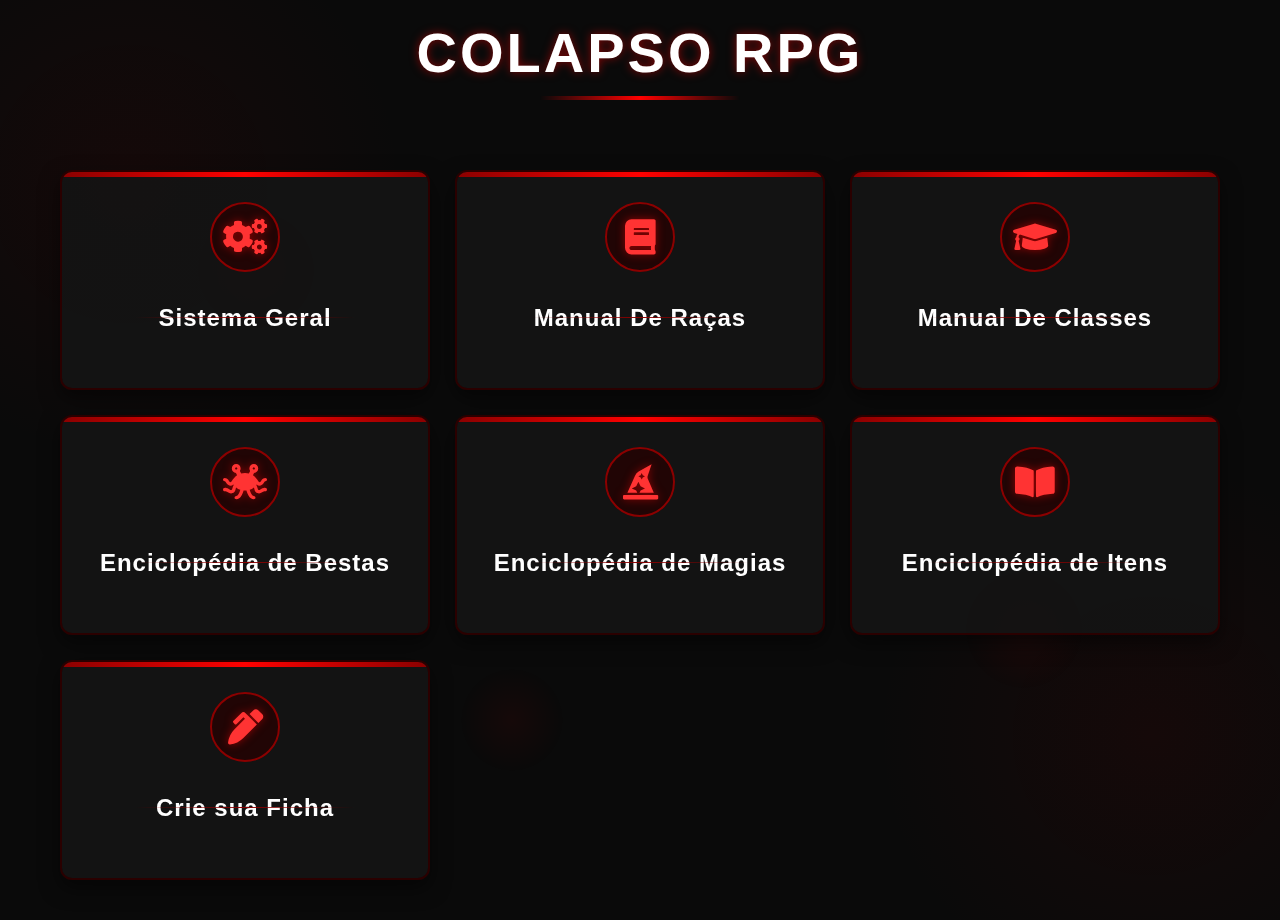
<file: index.html>
<!DOCTYPE html>
<html lang="pt-br">
<head>
    <meta charset="UTF-8">
    <meta name="viewport" content="width=device-width, initial-scale=1.0">
    <title>Colapso RPG</title>
    <link rel="stylesheet" href="https://cdnjs.cloudflare.com/ajax/libs/font-awesome/5.15.3/css/all.min.css">
    <link rel="stylesheet" href="./style/style.css">
    <link rel="icon" href="assets/icon/Colapso.jpeg" type="image/jpeg">
</head>
<body>
    <h1>Colapso RPG</h1>
    <ul>
        <li>
            <a href="./sistema/home.sistema.html">
                <div class="icon-container">
                    <i class="fas fa-cogs"></i>
                </div>
                <span>Sistema Geral</span>
            </a>
        </li>
        <li>
            <a href="">
                <div class="icon-container">
                    <i class="fas fa-book"></i>
                </div>
                <span>Manual De Raças</span>
            </a>
        </li>
        <li>
            <a href="">
                <div class="icon-container">
                    <i class="fas fa-graduation-cap"></i>
                </div>
                <span>Manual De Classes</span>
            </a>
        </li>
        <li>
            <a href="">
                <div class="icon-container">
                    <i class="fas fa-pastafarianism"></i>
                </div>
                <span>Enciclopédia de Bestas</span>
            </a>
        </li>
        <li>
            <a href="">
                <div class="icon-container">
                    <i class="fas fa-hat-wizard"></i>
                </div>
                <span>Enciclopédia de Magias</span>
            </a>
        </li>
        <li>
            <a href="">
                <div class="icon-container">
                    <i class="fas fa-book-open"></i>
                </div>
                <span>Enciclopédia de Itens</span>
            </a>
        </li>
        <li>
            <a href="">
                <div class="icon-container">
                    <i class="fas fa-pen-alt"></i>
                </div>
                <span>Crie sua Ficha</span>
            </a>
        </li>
    </ul>
</body>
</html>
</file>
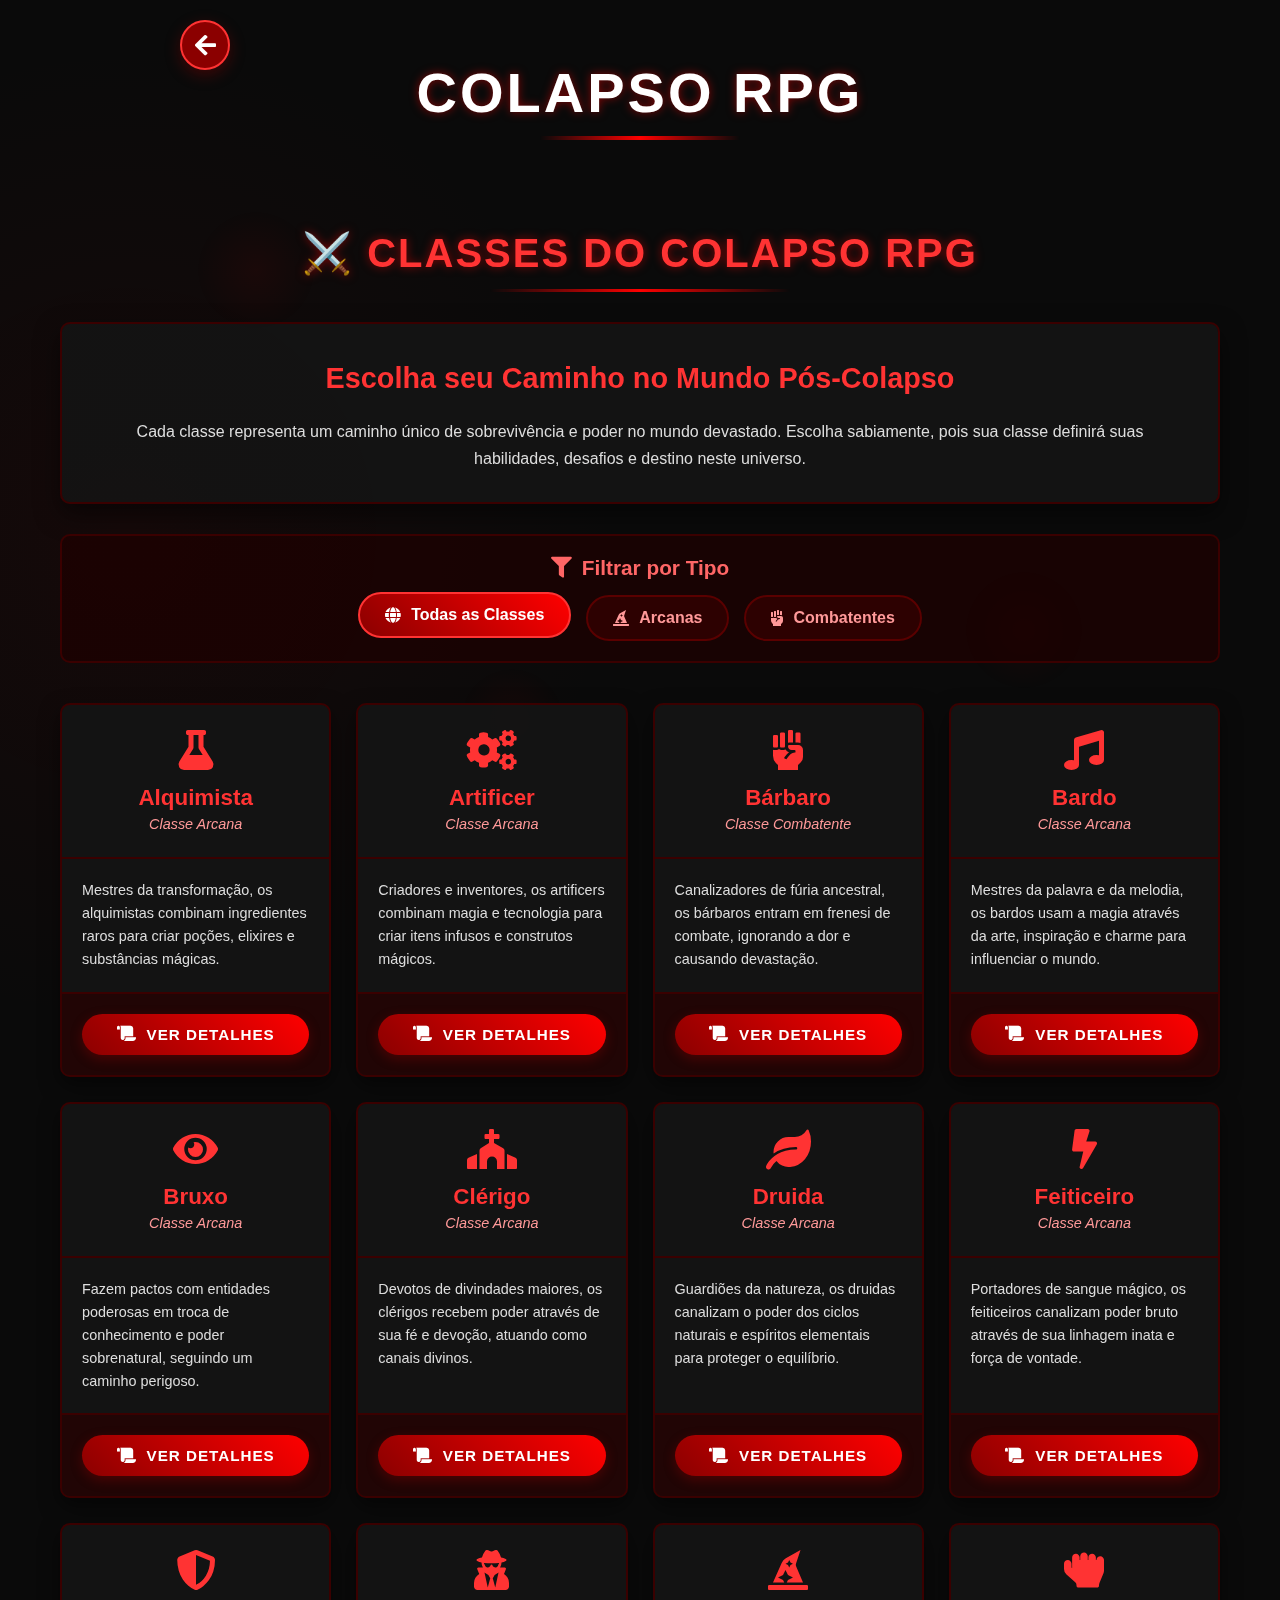
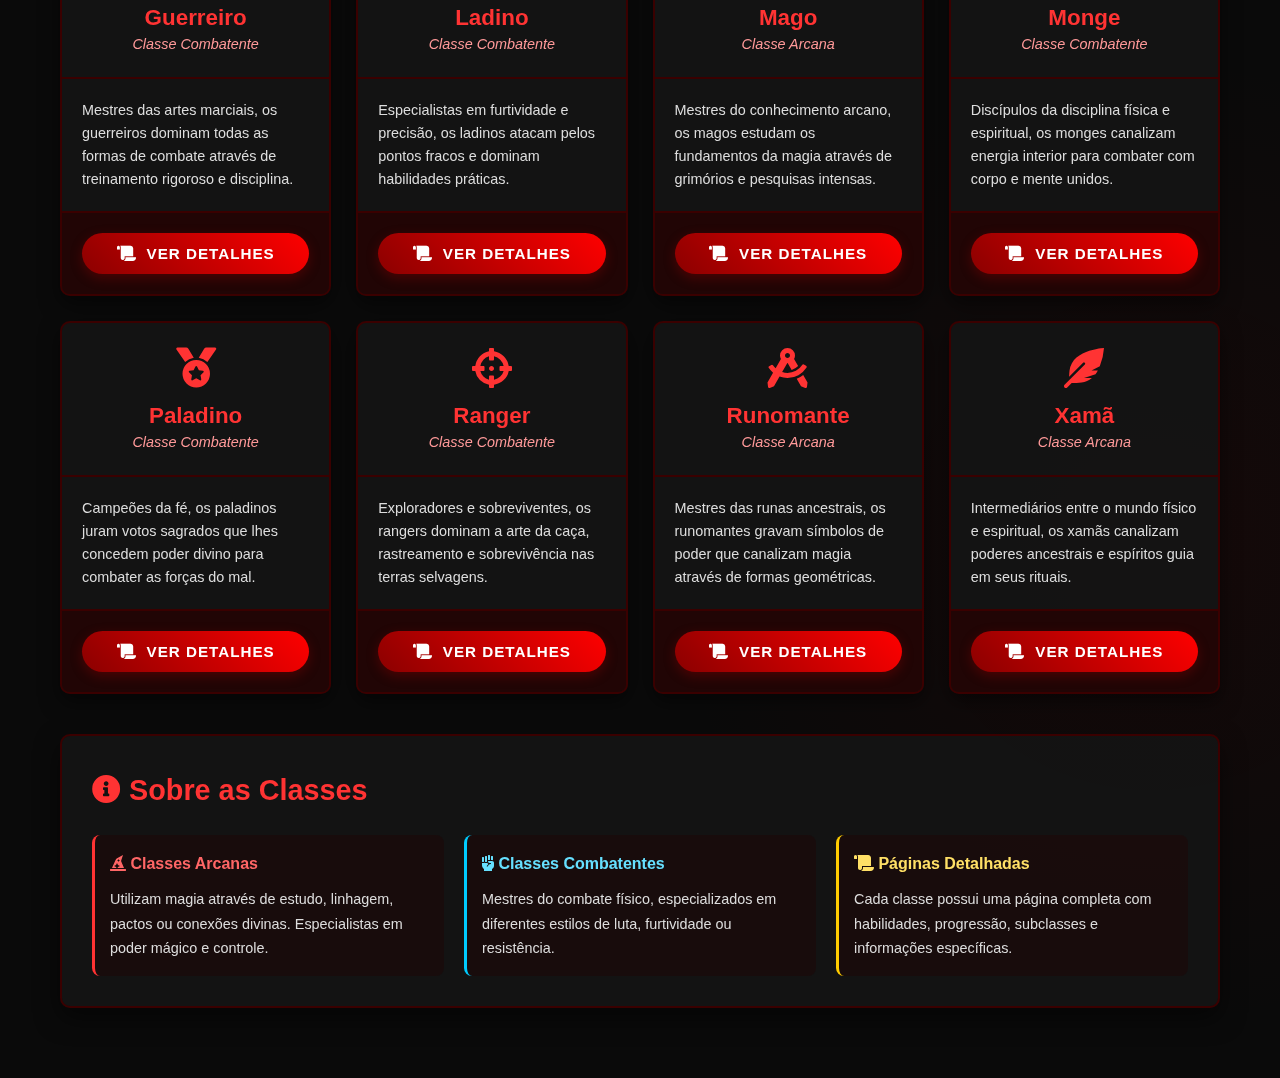
<file: classe/home-c.html>
<!DOCTYPE html>
<html lang="pt-br">
<head>
    <meta charset="UTF-8">
    <meta name="viewport" content="width=device-width, initial-scale=1.0">
    <link rel="stylesheet" href="https://cdnjs.cloudflare.com/ajax/libs/font-awesome/5.15.3/css/all.min.css">
    <link rel="stylesheet" href="/style/sistema.css">
    <title>Classes - Colapso RPG</title>
    <style>
        /* Estilos específicos para a página Classes */
        .classes-container {
            max-width: 1200px;
            margin: 0 auto;
            padding: 20px;
            position: relative;
        }

        .titulo-pagina {
            text-align: center;
            color: #ff3333;
            font-size: 2.5rem;
            margin: 30px 0 20px 0;
            text-transform: uppercase;
            letter-spacing: 2px;
            text-shadow: 0 0 10px rgba(255, 0, 0, 0.5);
            position: relative;
            padding-bottom: 15px;
        }

        .titulo-pagina::after {
            content: '';
            position: absolute;
            bottom: 0;
            left: 50%;
            transform: translateX(-50%);
            width: 300px;
            height: 3px;
            background: linear-gradient(90deg, transparent, #ff0000, transparent);
        }

        /* Introdução */
        .introducao-classes {
            background-color: rgba(20, 20, 20, 0.9);
            border-radius: 10px;
            padding: 30px;
            margin: 30px 0;
            border: 2px solid #3a0000;
            box-shadow: 0 10px 25px rgba(0, 0, 0, 0.5);
            color: #dddddd;
            line-height: 1.7;
            text-align: center;
        }

        .introducao-classes h3 {
            color: #ff3333;
            margin-bottom: 15px;
            font-size: 1.8rem;
        }

        /* Filtro de tipos */
        .filtro-container {
            background-color: rgba(30, 0, 0, 0.7);
            border-radius: 10px;
            padding: 20px;
            margin: 30px 0;
            border: 2px solid #3a0000;
            text-align: center;
        }

        .filtro-titulo {
            color: #ff6666;
            margin-bottom: 15px;
            font-size: 1.3rem;
            display: flex;
            align-items: center;
            justify-content: center;
            gap: 10px;
        }

        .filtro-botoes {
            display: flex;
            flex-wrap: wrap;
            justify-content: center;
            gap: 15px;
            margin-top: 15px;
        }

        .btn-filtro {
            background-color: rgba(60, 0, 0, 0.6);
            color: #ff9999;
            border: 2px solid #5a0000;
            padding: 12px 25px;
            border-radius: 50px;
            font-size: 1rem;
            font-weight: bold;
            cursor: pointer;
            transition: all 0.3s ease;
            display: flex;
            align-items: center;
            gap: 10px;
        }

        .btn-filtro:hover, .btn-filtro.ativo {
            background: linear-gradient(45deg, #8b0000, #ff0000);
            color: white;
            border-color: #ff3333;
            transform: translateY(-3px);
        }

        /* Grid de Classes */
        .classes-grid {
            display: grid;
            grid-template-columns: repeat(auto-fill, minmax(250px, 1fr));
            gap: 25px;
            margin: 40px 0;
        }

        /* Cards das Classes */
        .classe-card {
            background-color: rgba(20, 20, 20, 0.95);
            border-radius: 10px;
            overflow: hidden;
            border: 2px solid #3a0000;
            box-shadow: 0 8px 20px rgba(0, 0, 0, 0.5);
            transition: all 0.3s ease;
            height: 100%;
            display: flex;
            flex-direction: column;
        }

        .classe-card:hover {
            transform: translateY(-5px);
            box-shadow: 0 12px 25px rgba(0, 0, 0, 0.7);
            border-color: #ff3333;
        }

        .classe-cabecalho {
            padding: 25px;
            text-align: center;
            border-bottom: 2px solid #3a0000;
            flex-shrink: 0;
        }

        .classe-icone {
            font-size: 2.5rem;
            margin-bottom: 15px;
            display: block;
            color: #ff3333;
        }

        .classe-nome {
            color: #ff3333;
            font-size: 1.4rem;
            font-weight: bold;
            margin-bottom: 5px;
        }

        .classe-tipo {
            color: #ff9999;
            font-size: 0.9rem;
            font-style: italic;
        }

        .classe-descricao {
            padding: 20px;
            color: #dddddd;
            line-height: 1.6;
            font-size: 0.9rem;
            flex-grow: 1;
        }

        .classe-descricao p {
            margin-bottom: 0;
        }

        /* Botão Ver Detalhes */
        .classe-rodape {
            padding: 20px;
            background-color: rgba(40, 0, 0, 0.7);
            border-top: 2px solid #3a0000;
            text-align: center;
            flex-shrink: 0;
        }

        .btn-detalhes {
            background: linear-gradient(45deg, #8b0000, #ff0000);
            color: white;
            border: none;
            padding: 12px 25px;
            border-radius: 50px;
            font-size: 0.95rem;
            font-weight: bold;
            text-transform: uppercase;
            letter-spacing: 1px;
            cursor: pointer;
            transition: all 0.3s ease;
            display: inline-flex;
            align-items: center;
            justify-content: center;
            gap: 10px;
            box-shadow: 0 4px 12px rgba(139, 0, 0, 0.4);
            text-decoration: none;
            width: 100%;
        }

        .btn-detalhes:hover {
            transform: translateY(-3px);
            box-shadow: 0 6px 15px rgba(255, 0, 0, 0.6);
            background: linear-gradient(45deg, #ff0000, #ff6666);
        }

        /* Botão voltar */
        .botao-voltar2 {
            position: fixed;
            top: 20px;
            left: 20px;
            z-index: 1000;
            display: flex;
            align-items: center;
            gap: 10px;
        }

        .botao-voltar2 a {
            display: flex;
            align-items: center;
            justify-content: center;
            width: 50px;
            height: 50px;
            background-color: #8b0000;
            border-radius: 50%;
            color: white;
            text-decoration: none;
            font-size: 1.5rem;
            box-shadow: 0 5px 15px rgba(139, 0, 0, 0.4);
            transition: all 0.3s ease;
            border: 2px solid #ff3333;
        }

        .botao-voltar2 a:hover {
            background-color: #ff0000;
            transform: scale(1.1) rotate(-10deg);
            box-shadow: 0 8px 20px rgba(255, 0, 0, 0.6);
        }

        .botao-voltar2 .texto-botao {
            background-color: rgba(20, 20, 20, 0.9);
            color: white;
            padding: 8px 15px;
            border-radius: 20px;
            font-size: 0.9rem;
            font-weight: 600;
            opacity: 0;
            transform: translateX(-20px);
            transition: all 0.3s ease;
            white-space: nowrap;
            border: 1px solid #8b0000;
            pointer-events: none;
        }

        .botao-voltar2:hover .texto-botao {
            opacity: 1;
            transform: translateX(0);
        }

        /* Ajuste do título principal */
        h1 {
            margin-top: 40px !important;
        }

        /* Responsividade */
        @media (max-width: 992px) {
            .classes-grid {
                grid-template-columns: repeat(auto-fill, minmax(220px, 1fr));
                gap: 20px;
            }
        }

        @media (max-width: 768px) {
            .classes-container {
                padding: 15px;
            }
            
            .titulo-pagina {
                font-size: 2rem;
                margin-top: 50px;
            }
            
            .introducao-classes {
                padding: 20px;
            }
            
            .filtro-botoes {
                flex-direction: column;
                align-items: center;
            }
            
            .btn-filtro {
                width: 100%;
                justify-content: center;
            }
            
            .classe-card {
                margin-bottom: 0;
            }
            
            .botao-voltar2 {
                top: 15px;
                left: 15px;
            }
            
            .botao-voltar2 a {
                width: 45px;
                height: 45px;
                font-size: 1.3rem;
            }
            
            .botao-voltar2 .texto-botao {
                font-size: 0.8rem;
                padding: 6px 12px;
            }
            
            h1 {
                margin-top: 50px !important;
                font-size: 2.5rem;
            }
        }

        @media (max-width: 480px) {
            .titulo-pagina {
                font-size: 1.7rem;
                margin-top: 55px;
            }
            
            .classes-grid {
                grid-template-columns: 1fr;
            }
            
            .classe-icone {
                font-size: 2rem;
            }
            
            .classe-nome {
                font-size: 1.2rem;
            }
            
            .classe-descricao {
                padding: 15px;
            }
            
            .botao-voltar2 {
                top: 10px;
                left: 10px;
            }
            
            .botao-voltar2 a {
                width: 40px;
                height: 40px;
                font-size: 1.2rem;
            }
            
            .botao-voltar2 .texto-botao {
                font-size: 0.75rem;
                padding: 5px 10px;
            }
            
            h1 {
                margin-top: 55px !important;
                font-size: 2.2rem;
            }
        }
    </style>
</head>
<body>
    <h1>Colapso RPG</h1>

    <!-- Botão Voltar -->
    <div class="botao-voltar2">
        <div class="texto-botao">Voltar para Home</div>
        <a href="../index.html" title="Voltar para a página de sistema">
            <i class="fas fa-arrow-left"></i>
        </a>
    </div>

    <div class="classes-container">
        <h2 class="titulo-pagina">⚔️ Classes do Colapso RPG</h2>
        
        <div class="introducao-classes">
            <h3>Escolha seu Caminho no Mundo Pós-Colapso</h3>
            <p>Cada classe representa um caminho único de sobrevivência e poder no mundo devastado. Escolha sabiamente, pois sua classe definirá suas habilidades, desafios e destino neste universo.</p>
        </div>

        <!-- Filtro de Tipos -->
        <div class="filtro-container">
            <h3 class="filtro-titulo">
                <i class="fas fa-filter"></i>
                Filtrar por Tipo
            </h3>
            <div class="filtro-botoes">
                <button class="btn-filtro ativo" data-tipo="todos">
                    <i class="fas fa-globe"></i>
                    Todas as Classes
                </button>
                <button class="btn-filtro" data-tipo="arcana">
                    <i class="fas fa-hat-wizard"></i>
                    Arcanas
                </button>
                <button class="btn-filtro" data-tipo="combate">
                    <i class="fas fa-fist-raised"></i>
                    Combatentes
                </button>
            </div>
        </div>

        <!-- Grid de Classes -->
        <div class="classes-grid">
            
            <!-- Alquimista -->
            <div class="classe-card" data-tipo="arcana">
                <div class="classe-cabecalho">
                    <i class="fas fa-flask classe-icone"></i>
                    <div class="classe-nome">Alquimista</div>
                    <div class="classe-tipo">Classe Arcana</div>
                </div>
                <div class="classe-descricao">
                    <p>Mestres da transformação, os alquimistas combinam ingredientes raros para criar poções, elixires e substâncias mágicas.</p>
                </div>
                <div class="classe-rodape">
                    <a href="/sistema/classes/alquimista.html" class="btn-detalhes">
                        <i class="fas fa-scroll"></i> Ver Detalhes
                    </a>
                </div>
            </div>

            <!-- Artificer -->
            <div class="classe-card" data-tipo="arcana">
                <div class="classe-cabecalho">
                    <i class="fas fa-cogs classe-icone"></i>
                    <div class="classe-nome">Artificer</div>
                    <div class="classe-tipo">Classe Arcana</div>
                </div>
                <div class="classe-descricao">
                    <p>Criadores e inventores, os artificers combinam magia e tecnologia para criar itens infusos e construtos mágicos.</p>
                </div>
                <div class="classe-rodape">
                    <a href="/sistema/classes/artificer.html" class="btn-detalhes">
                        <i class="fas fa-scroll"></i> Ver Detalhes
                    </a>
                </div>
            </div>

            <!-- Bárbaro -->
            <div class="classe-card" data-tipo="combate">
                <div class="classe-cabecalho">
                    <i class="fas fa-fist-raised classe-icone"></i>
                    <div class="classe-nome">Bárbaro</div>
                    <div class="classe-tipo">Classe Combatente</div>
                </div>
                <div class="classe-descricao">
                    <p>Canalizadores de fúria ancestral, os bárbaros entram em frenesi de combate, ignorando a dor e causando devastação.</p>
                </div>
                <div class="classe-rodape">
                    <a href="/sistema/classes/barbaro.html" class="btn-detalhes">
                        <i class="fas fa-scroll"></i> Ver Detalhes
                    </a>
                </div>
            </div>

            <!-- Bardo -->
            <div class="classe-card" data-tipo="arcana">
                <div class="classe-cabecalho">
                    <i class="fas fa-music classe-icone"></i>
                    <div class="classe-nome">Bardo</div>
                    <div class="classe-tipo">Classe Arcana</div>
                </div>
                <div class="classe-descricao">
                    <p>Mestres da palavra e da melodia, os bardos usam a magia através da arte, inspiração e charme para influenciar o mundo.</p>
                </div>
                <div class="classe-rodape">
                    <a href="/sistema/classes/bardo.html" class="btn-detalhes">
                        <i class="fas fa-scroll"></i> Ver Detalhes
                    </a>
                </div>
            </div>

            <!-- Bruxo -->
            <div class="classe-card" data-tipo="arcana">
                <div class="classe-cabecalho">
                    <i class="fas fa-eye classe-icone"></i>
                    <div class="classe-nome">Bruxo</div>
                    <div class="classe-tipo">Classe Arcana</div>
                </div>
                <div class="classe-descricao">
                    <p>Fazem pactos com entidades poderosas em troca de conhecimento e poder sobrenatural, seguindo um caminho perigoso.</p>
                </div>
                <div class="classe-rodape">
                    <a href="/sistema/classes/bruxo.html" class="btn-detalhes">
                        <i class="fas fa-scroll"></i> Ver Detalhes
                    </a>
                </div>
            </div>

            <!-- Clérigo -->
            <div class="classe-card" data-tipo="arcana">
                <div class="classe-cabecalho">
                    <i class="fas fa-church classe-icone"></i>
                    <div class="classe-nome">Clérigo</div>
                    <div class="classe-tipo">Classe Arcana</div>
                </div>
                <div class="classe-descricao">
                    <p>Devotos de divindades maiores, os clérigos recebem poder através de sua fé e devoção, atuando como canais divinos.</p>
                </div>
                <div class="classe-rodape">
                    <a href="/sistema/classes/clerigo.html" class="btn-detalhes">
                        <i class="fas fa-scroll"></i> Ver Detalhes
                    </a>
                </div>
            </div>

            <!-- Druida -->
            <div class="classe-card" data-tipo="arcana">
                <div class="classe-cabecalho">
                    <i class="fas fa-leaf classe-icone"></i>
                    <div class="classe-nome">Druida</div>
                    <div class="classe-tipo">Classe Arcana</div>
                </div>
                <div class="classe-descricao">
                    <p>Guardiões da natureza, os druidas canalizam o poder dos ciclos naturais e espíritos elementais para proteger o equilíbrio.</p>
                </div>
                <div class="classe-rodape">
                    <a href="/sistema/classes/druida.html" class="btn-detalhes">
                        <i class="fas fa-scroll"></i> Ver Detalhes
                    </a>
                </div>
            </div>

            <!-- Feiticeiro -->
            <div class="classe-card" data-tipo="arcana">
                <div class="classe-cabecalho">
                    <i class="fas fa-bolt classe-icone"></i>
                    <div class="classe-nome">Feiticeiro</div>
                    <div class="classe-tipo">Classe Arcana</div>
                </div>
                <div class="classe-descricao">
                    <p>Portadores de sangue mágico, os feiticeiros canalizam poder bruto através de sua linhagem inata e força de vontade.</p>
                </div>
                <div class="classe-rodape">
                    <a href="/sistema/classes/feiticeiro.html" class="btn-detalhes">
                        <i class="fas fa-scroll"></i> Ver Detalhes
                    </a>
                </div>
            </div>

            <!-- Guerreiro -->
            <div class="classe-card" data-tipo="combate">
                <div class="classe-cabecalho">
                    <i class="fas fa-shield-alt classe-icone"></i>
                    <div class="classe-nome">Guerreiro</div>
                    <div class="classe-tipo">Classe Combatente</div>
                </div>
                <div class="classe-descricao">
                    <p>Mestres das artes marciais, os guerreiros dominam todas as formas de combate através de treinamento rigoroso e disciplina.</p>
                </div>
                <div class="classe-rodape">
                    <a href="/sistema/classes/guerreiro.html" class="btn-detalhes">
                        <i class="fas fa-scroll"></i> Ver Detalhes
                    </a>
                </div>
            </div>

            <!-- Ladino -->
            <div class="classe-card" data-tipo="combate">
                <div class="classe-cabecalho">
                    <i class="fas fa-user-secret classe-icone"></i>
                    <div class="classe-nome">Ladino</div>
                    <div class="classe-tipo">Classe Combatente</div>
                </div>
                <div class="classe-descricao">
                    <p>Especialistas em furtividade e precisão, os ladinos atacam pelos pontos fracos e dominam habilidades práticas.</p>
                </div>
                <div class="classe-rodape">
                    <a href="/sistema/classes/ladino.html" class="btn-detalhes">
                        <i class="fas fa-scroll"></i> Ver Detalhes
                    </a>
                </div>
            </div>

            <!-- Mago -->
            <div class="classe-card" data-tipo="arcana">
                <div class="classe-cabecalho">
                    <i class="fas fa-hat-wizard classe-icone"></i>
                    <div class="classe-nome">Mago</div>
                    <div class="classe-tipo">Classe Arcana</div>
                </div>
                <div class="classe-descricao">
                    <p>Mestres do conhecimento arcano, os magos estudam os fundamentos da magia através de grimórios e pesquisas intensas.</p>
                </div>
                <div class="classe-rodape">
                    <a href="/sistema/classes/mago.html" class="btn-detalhes">
                        <i class="fas fa-scroll"></i> Ver Detalhes
                    </a>
                </div>
            </div>

            <!-- Monge -->
            <div class="classe-card" data-tipo="combate">
                <div class="classe-cabecalho">
                    <i class="fas fa-hand-rock classe-icone"></i>
                    <div class="classe-nome">Monge</div>
                    <div class="classe-tipo">Classe Combatente</div>
                </div>
                <div class="classe-descricao">
                    <p>Discípulos da disciplina física e espiritual, os monges canalizam energia interior para combater com corpo e mente unidos.</p>
                </div>
                <div class="classe-rodape">
                    <a href="/sistema/classes/monge.html" class="btn-detalhes">
                        <i class="fas fa-scroll"></i> Ver Detalhes
                    </a>
                </div>
            </div>

            <!-- Paladino -->
            <div class="classe-card" data-tipo="combate">
                <div class="classe-cabecalho">
                    <i class="fas fa-medal classe-icone"></i>
                    <div class="classe-nome">Paladino</div>
                    <div class="classe-tipo">Classe Combatente</div>
                </div>
                <div class="classe-descricao">
                    <p>Campeões da fé, os paladinos juram votos sagrados que lhes concedem poder divino para combater as forças do mal.</p>
                </div>
                <div class="classe-rodape">
                    <a href="/sistema/classes/paladino.html" class="btn-detalhes">
                        <i class="fas fa-scroll"></i> Ver Detalhes
                    </a>
                </div>
            </div>

            <!-- Ranger -->
            <div class="classe-card" data-tipo="combate">
                <div class="classe-cabecalho">
                    <i class="fas fa-crosshairs classe-icone"></i>
                    <div class="classe-nome">Ranger</div>
                    <div class="classe-tipo">Classe Combatente</div>
                </div>
                <div class="classe-descricao">
                    <p>Exploradores e sobreviventes, os rangers dominam a arte da caça, rastreamento e sobrevivência nas terras selvagens.</p>
                </div>
                <div class="classe-rodape">
                    <a href="/sistema/classes/ranger.html" class="btn-detalhes">
                        <i class="fas fa-scroll"></i> Ver Detalhes
                    </a>
                </div>
            </div>

            <!-- Runomante -->
            <div class="classe-card" data-tipo="arcana">
                <div class="classe-cabecalho">
                    <i class="fas fa-drafting-compass classe-icone"></i>
                    <div class="classe-nome">Runomante</div>
                    <div class="classe-tipo">Classe Arcana</div>
                </div>
                <div class="classe-descricao">
                    <p>Mestres das runas ancestrais, os runomantes gravam símbolos de poder que canalizam magia através de formas geométricas.</p>
                </div>
                <div class="classe-rodape">
                    <a href="/sistema/classes/runomante.html" class="btn-detalhes">
                        <i class="fas fa-scroll"></i> Ver Detalhes
                    </a>
                </div>
            </div>

            <!-- Xamã -->
            <div class="classe-card" data-tipo="arcana">
                <div class="classe-cabecalho">
                    <i class="fas fa-feather-alt classe-icone"></i>
                    <div class="classe-nome">Xamã</div>
                    <div class="classe-tipo">Classe Arcana</div>
                </div>
                <div class="classe-descricao">
                    <p>Intermediários entre o mundo físico e espiritual, os xamãs canalizam poderes ancestrais e espíritos guia em seus rituais.</p>
                </div>
                <div class="classe-rodape">
                    <a href="/sistema/classes/xama.html" class="btn-detalhes">
                        <i class="fas fa-scroll"></i> Ver Detalhes
                    </a>
                </div>
            </div>

        </div>

        <!-- Informações Complementares -->
        <div class="introducao-classes" style="margin-top: 40px; text-align: left;">
            <h3><i class="fas fa-info-circle"></i> Sobre as Classes</h3>
            
            <div style="display: grid; grid-template-columns: repeat(auto-fit, minmax(200px, 1fr)); gap: 20px; margin-top: 20px;">
                <div style="background-color: rgba(40, 0, 0, 0.3); padding: 15px; border-radius: 8px; border-left: 3px solid #ff3333;">
                    <h4 style="color: #ff6666; margin-bottom: 10px;"><i class="fas fa-hat-wizard"></i> Classes Arcanas</h4>
                    <p style="font-size: 0.9rem;">Utilizam magia através de estudo, linhagem, pactos ou conexões divinas. Especialistas em poder mágico e controle.</p>
                </div>
                <div style="background-color: rgba(40, 0, 0, 0.3); padding: 15px; border-radius: 8px; border-left: 3px solid #00ccff;">
                    <h4 style="color: #66e0ff; margin-bottom: 10px;"><i class="fas fa-fist-raised"></i> Classes Combatentes</h4>
                    <p style="font-size: 0.9rem;">Mestres do combate físico, especializados em diferentes estilos de luta, furtividade ou resistência.</p>
                </div>
                <div style="background-color: rgba(40, 0, 0, 0.3); padding: 15px; border-radius: 8px; border-left: 3px solid #ffcc00;">
                    <h4 style="color: #ffe066; margin-bottom: 10px;"><i class="fas fa-scroll"></i> Páginas Detalhadas</h4>
                    <p style="font-size: 0.9rem;">Cada classe possui uma página completa com habilidades, progressão, subclasses e informações específicas.</p>
                </div>
            </div>
        </div>

    </div>

    <script>
        // Sistema de filtro
        document.addEventListener('DOMContentLoaded', function() {
            const filtroBotoes = document.querySelectorAll('.btn-filtro');
            const classeCards = document.querySelectorAll('.classe-card');
            
            filtroBotoes.forEach(botao => {
                botao.addEventListener('click', function() {
                    // Remove classe ativo de todos os botões
                    filtroBotoes.forEach(b => b.classList.remove('ativo'));
                    
                    // Adiciona classe ativo ao botão clicado
                    this.classList.add('ativo');
                    
                    const tipoSelecionado = this.getAttribute('data-tipo');
                    
                    // Mostra/esconde cards baseado no filtro
                    classeCards.forEach(card => {
                        if (tipoSelecionado === 'todos' || card.getAttribute('data-tipo') === tipoSelecionado) {
                            card.style.display = 'flex';
                        } else {
                            card.style.display = 'none';
                        }
                    });
                });
            });
            
            // Efeitos interativos para os cards
            classeCards.forEach(card => {
                card.addEventListener('mouseenter', function() {
                    this.style.transform = 'translateY(-5px)';
                });
                
                card.addEventListener('mouseleave', function() {
                    this.style.transform = 'translateY(0)';
                });
            });
            
            // Efeito para os botões "Ver Detalhes"
            const buttons = document.querySelectorAll('.btn-detalhes');
            
            buttons.forEach(button => {
                button.addEventListener('mouseenter', function() {
                    this.style.transform = 'translateY(-3px)';
                });
                
                button.addEventListener('mouseleave', function() {
                    this.style.transform = 'translateY(0)';
                });
            });
            
            // Botão voltar hover effect
            const voltarBtn = document.querySelector('.botao-voltar2 a');
            const voltarTexto = document.querySelector('.botao-voltar2 .texto-botao');
            
            voltarBtn.addEventListener('mouseenter', function() {
                voltarTexto.style.opacity = '1';
                voltarTexto.style.transform = 'translateX(0)';
            });
            
            voltarBtn.addEventListener('mouseleave', function() {
                voltarTexto.style.opacity = '0';
                voltarTexto.style.transform = 'translateX(-20px)';
            });
        });
    </script>
</body>
</html>
</file>
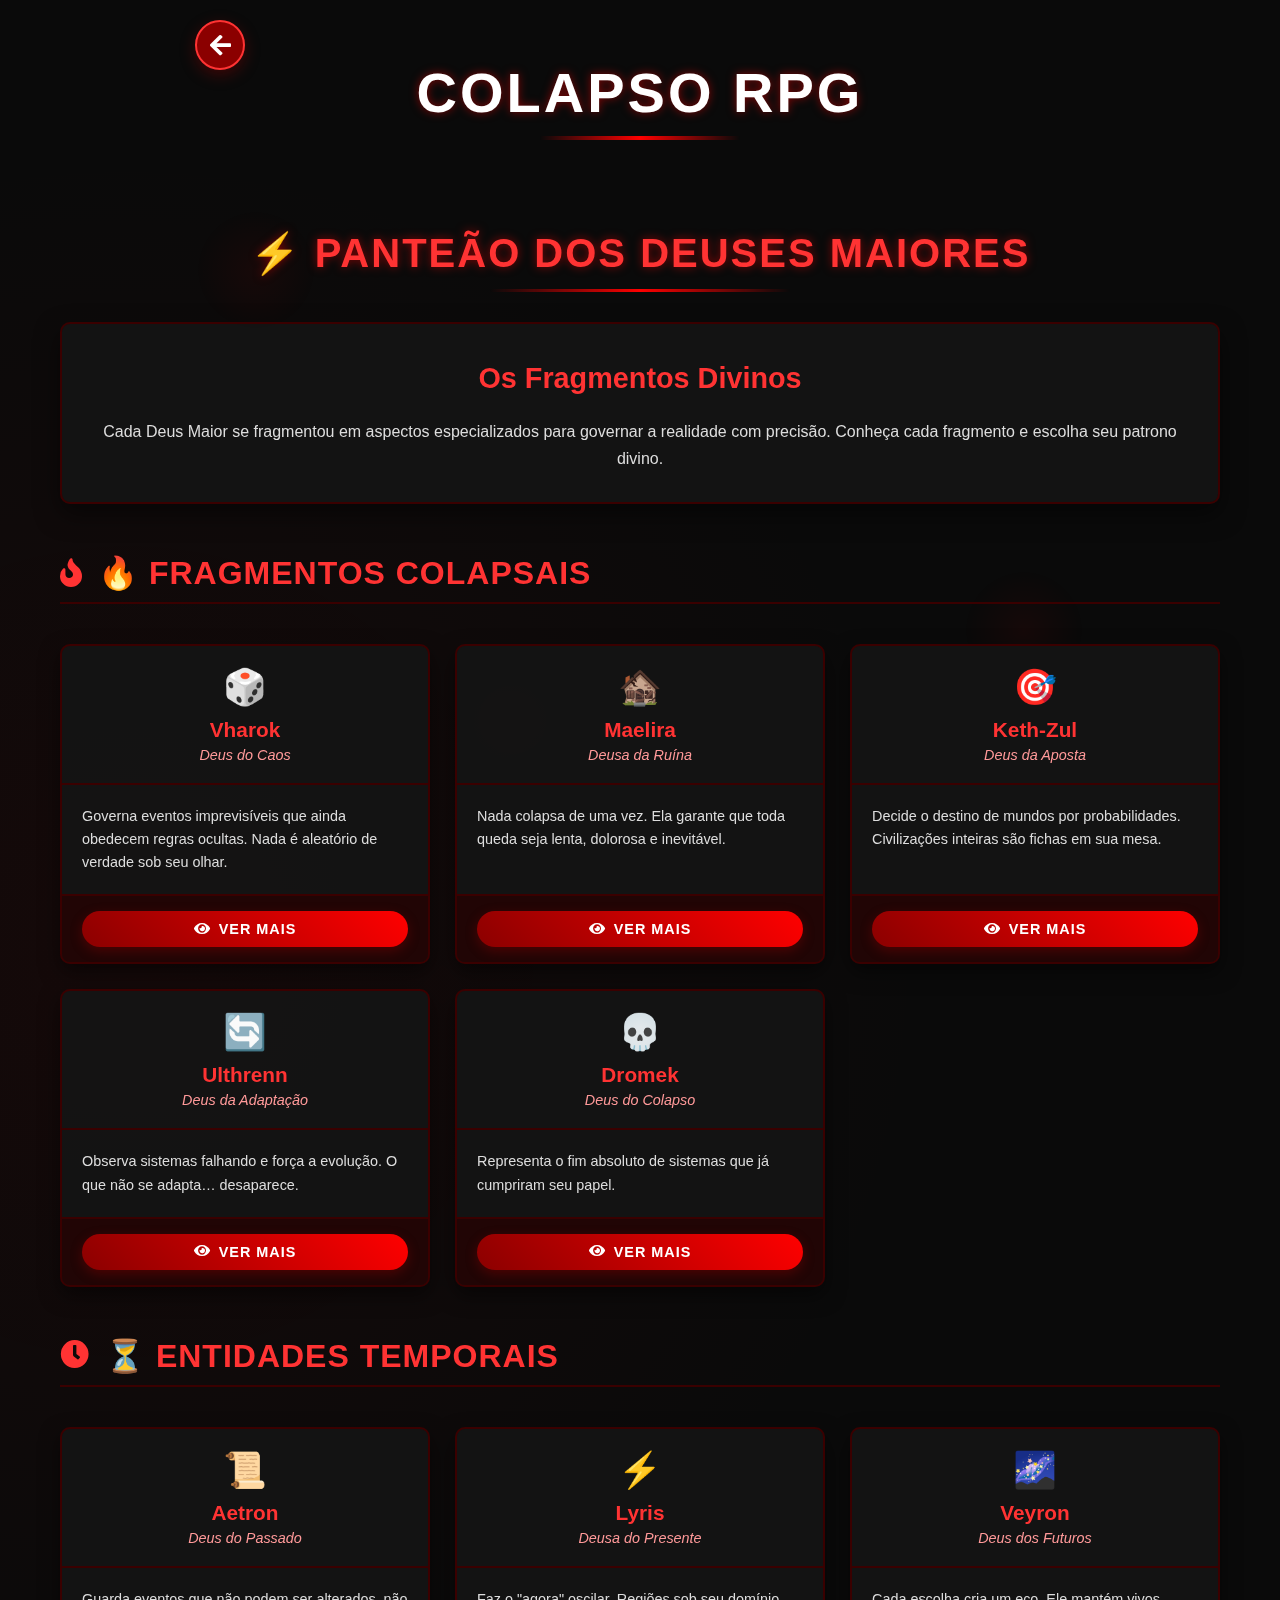
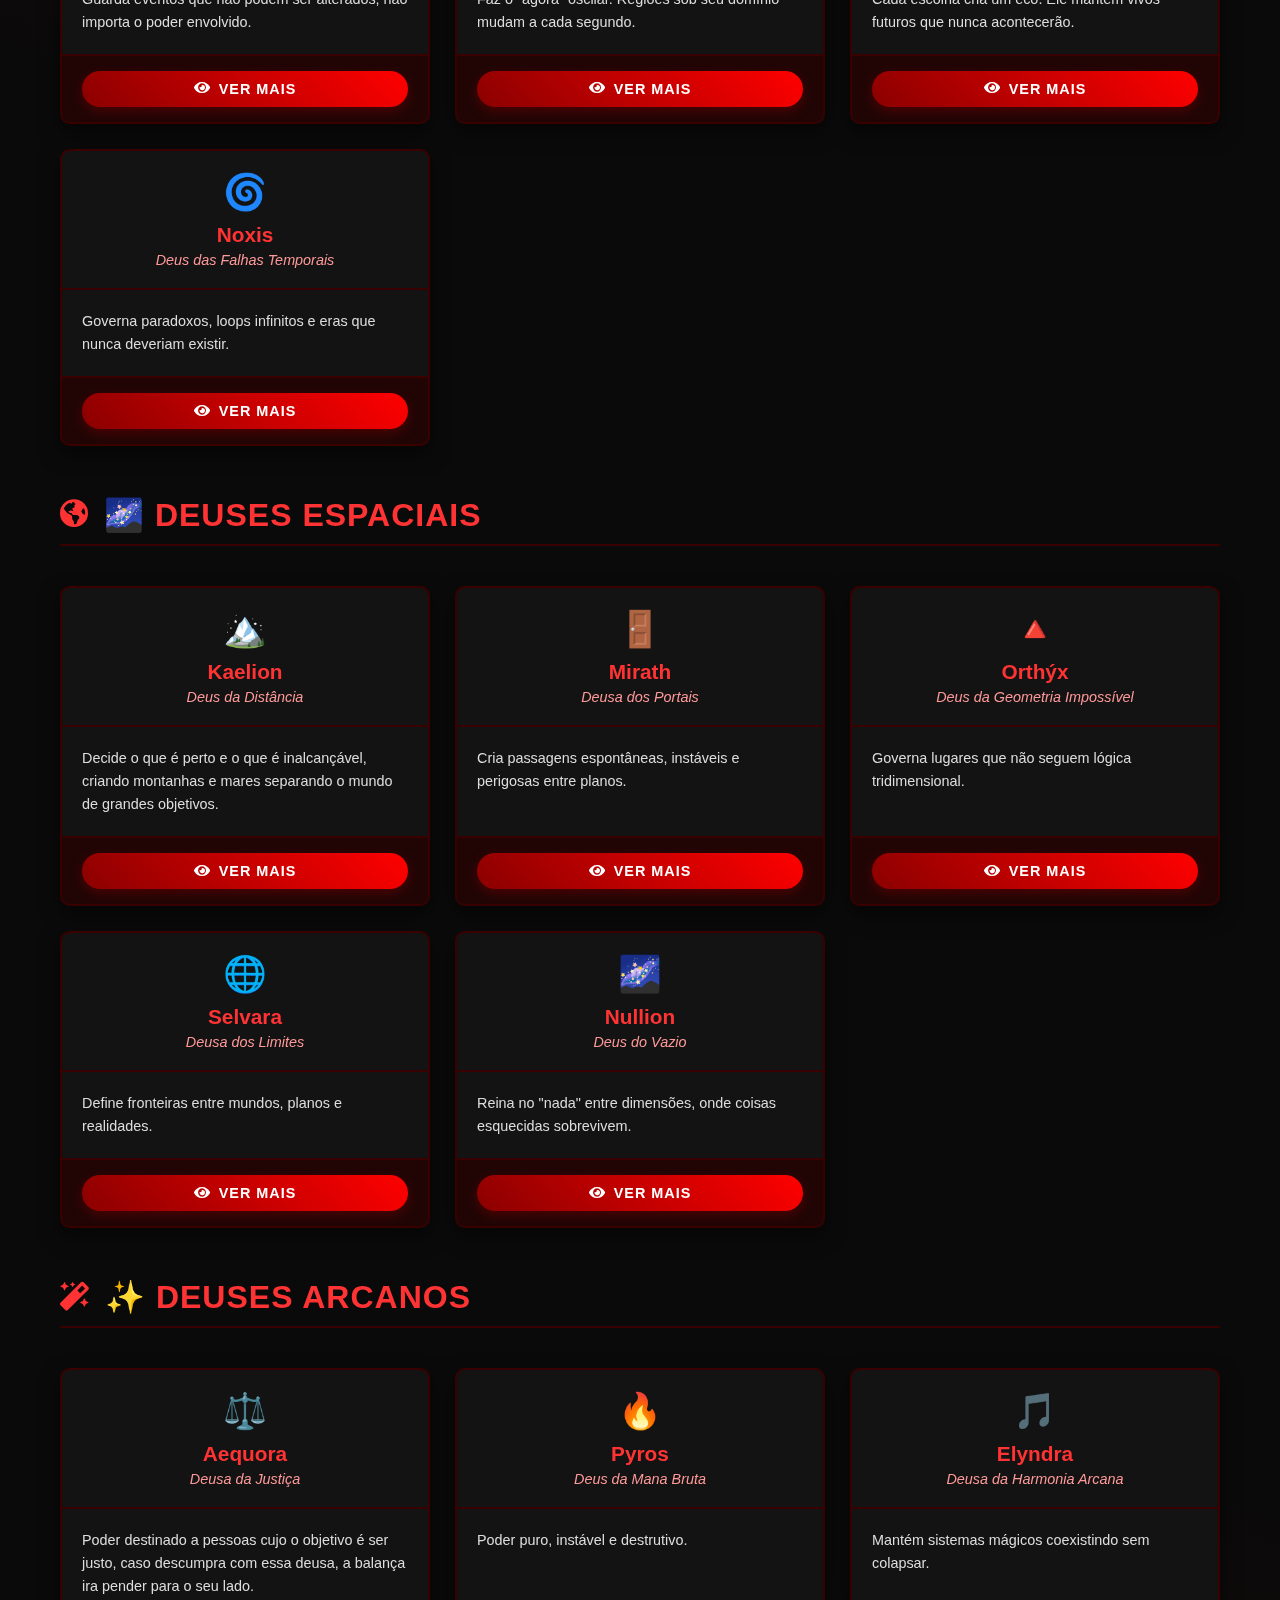
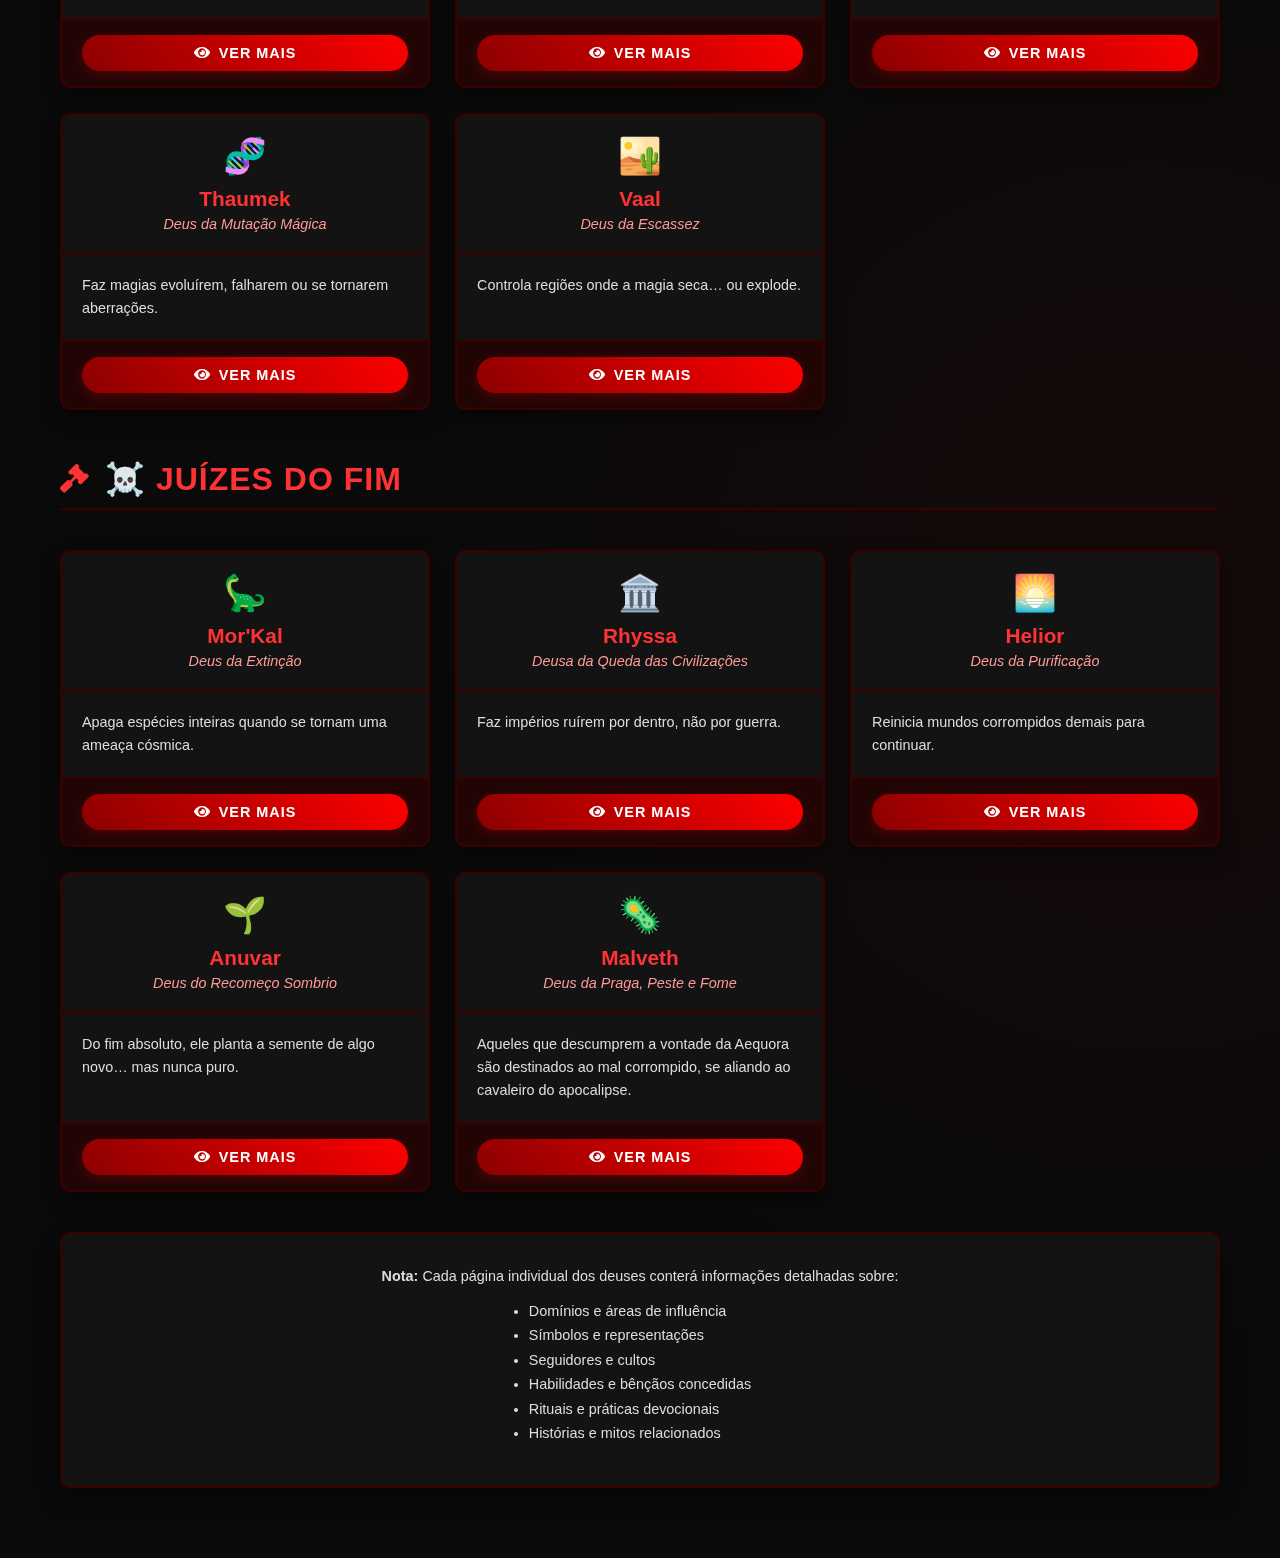
<file: deuses-maiores/deuses-maiores.html>
<!DOCTYPE html>
<html lang="pt-br">
<head>
    <meta charset="UTF-8">
    <meta name="viewport" content="width=device-width, initial-scale=1.0">
    <link rel="stylesheet" href="https://cdnjs.cloudflare.com/ajax/libs/font-awesome/5.15.3/css/all.min.css">
    <link rel="stylesheet" href="/style/sistema.css">
    <title>Deuses Maiores - Colapso RPG</title>
    <style>
        /* Estilos específicos para a página Deuses */
        .deuses-container {
            max-width: 1200px;
            margin: 0 auto;
            padding: 20px;
            position: relative;
        }

        .titulo-pagina {
            text-align: center;
            color: #ff3333;
            font-size: 2.5rem;
            margin: 30px 0 20px 0;
            text-transform: uppercase;
            letter-spacing: 2px;
            text-shadow: 0 0 10px rgba(255, 0, 0, 0.5);
            position: relative;
            padding-bottom: 15px;
        }

        .titulo-pagina::after {
            content: '';
            position: absolute;
            bottom: 0;
            left: 50%;
            transform: translateX(-50%);
            width: 300px;
            height: 3px;
            background: linear-gradient(90deg, transparent, #ff0000, transparent);
        }

        /* Introdução */
        .introducao-deuses {
            background-color: rgba(20, 20, 20, 0.9);
            border-radius: 10px;
            padding: 30px;
            margin: 30px 0;
            border: 2px solid #3a0000;
            box-shadow: 0 10px 25px rgba(0, 0, 0, 0.5);
            color: #dddddd;
            line-height: 1.7;
            text-align: center;
        }

        .introducao-deuses h3 {
            color: #ff3333;
            margin-bottom: 15px;
            font-size: 1.8rem;
        }

        /* Grid de Deuses Fragmentados */
        .deuses-grid {
            display: grid;
            grid-template-columns: repeat(auto-fill, minmax(280px, 1fr));
            gap: 25px;
            margin: 40px 0;
        }

        /* Categorias */
        .categoria-container {
            margin: 50px 0 30px 0;
        }

        .categoria-titulo {
            color: #ff3333;
            font-size: 2rem;
            margin-bottom: 20px;
            padding-bottom: 10px;
            border-bottom: 2px solid #3a0000;
            text-transform: uppercase;
            letter-spacing: 1px;
            display: flex;
            align-items: center;
            gap: 15px;
        }

        .categoria-titulo i {
            font-size: 1.8rem;
        }

        /* Cards dos Deuses Fragmentados */
        .deus-card {
            background-color: rgba(20, 20, 20, 0.95);
            border-radius: 10px;
            overflow: hidden;
            border: 2px solid #3a0000;
            box-shadow: 0 8px 20px rgba(0, 0, 0, 0.5);
            transition: all 0.3s ease;
            height: 100%;
            display: flex;
            flex-direction: column;
        }

        .deus-card:hover {
            transform: translateY(-5px);
            box-shadow: 0 12px 25px rgba(0, 0, 0, 0.7);
            border-color: #ff3333;
        }

        .deus-cabecalho {
            padding: 20px;
            text-align: center;
            border-bottom: 2px solid #3a0000;
            flex-shrink: 0;
        }

        .deus-icone {
            font-size: 2.2rem;
            margin-bottom: 10px;
            display: block;
        }

        .deus-nome {
            color: #ff3333;
            font-size: 1.3rem;
            font-weight: bold;
            margin-bottom: 5px;
        }

        .deus-titulo {
            color: #ff9999;
            font-size: 0.9rem;
            font-style: italic;
        }

        .deus-descricao {
            padding: 20px;
            color: #dddddd;
            line-height: 1.6;
            font-size: 0.9rem;
            flex-grow: 1;
        }

        .deus-descricao p {
            margin-bottom: 0;
        }

        /* Botão Ver Mais */
        .deus-rodape {
            padding: 15px 20px;
            background-color: rgba(40, 0, 0, 0.7);
            border-top: 2px solid #3a0000;
            text-align: center;
            flex-shrink: 0;
        }

        .btn-ver-mais {
            background: linear-gradient(45deg, #8b0000, #ff0000);
            color: white;
            border: none;
            padding: 10px 20px;
            border-radius: 50px;
            font-size: 0.9rem;
            font-weight: bold;
            text-transform: uppercase;
            letter-spacing: 1px;
            cursor: pointer;
            transition: all 0.3s ease;
            display: inline-flex;
            align-items: center;
            justify-content: center;
            gap: 8px;
            box-shadow: 0 4px 12px rgba(139, 0, 0, 0.4);
            text-decoration: none;
            width: 100%;
        }

        .btn-ver-mais:hover {
            transform: translateY(-2px);
            box-shadow: 0 6px 15px rgba(255, 0, 0, 0.6);
            background: linear-gradient(45deg, #ff0000, #ff6666);
        }

        /* Botão voltar */
        .botao-voltar2 {
            position: fixed;
            top: 20px;
            left: 20px;
            z-index: 1000;
            display: flex;
            align-items: center;
            gap: 10px;
        }

        .botao-voltar2 a {
            display: flex;
            align-items: center;
            justify-content: center;
            width: 50px;
            height: 50px;
            background-color: #8b0000;
            border-radius: 50%;
            color: white;
            text-decoration: none;
            font-size: 1.5rem;
            box-shadow: 0 5px 15px rgba(139, 0, 0, 0.4);
            transition: all 0.3s ease;
            border: 2px solid #ff3333;
        }

        .botao-voltar2 a:hover {
            background-color: #ff0000;
            transform: scale(1.1) rotate(-10deg);
            box-shadow: 0 8px 20px rgba(255, 0, 0, 0.6);
        }

        .botao-voltar2 .texto-botao {
            background-color: rgba(20, 20, 20, 0.9);
            color: white;
            padding: 8px 15px;
            border-radius: 20px;
            font-size: 0.9rem;
            font-weight: 600;
            opacity: 0;
            transform: translateX(-20px);
            transition: all 0.3s ease;
            white-space: nowrap;
            border: 1px solid #8b0000;
            pointer-events: none;
        }

        .botao-voltar2:hover .texto-botao {
            opacity: 1;
            transform: translateX(0);
        }

        /* Ajuste do título principal */
        h1 {
            margin-top: 40px !important;
        }

        /* Responsividade */
        @media (max-width: 992px) {
            .deuses-grid {
                grid-template-columns: repeat(auto-fill, minmax(250px, 1fr));
                gap: 20px;
            }
        }

        @media (max-width: 768px) {
            .deuses-container {
                padding: 15px;
            }
            
            .titulo-pagina {
                font-size: 2rem;
                margin-top: 50px;
            }
            
            .introducao-deuses {
                padding: 20px;
            }
            
            .categoria-titulo {
                font-size: 1.6rem;
            }
            
            .deus-card {
                margin-bottom: 0;
            }
            
            .botao-voltar2 {
                top: 15px;
                left: 15px;
            }
            
            .botao-voltar2 a {
                width: 45px;
                height: 45px;
                font-size: 1.3rem;
            }
            
            .botao-voltar2 .texto-botao {
                font-size: 0.8rem;
                padding: 6px 12px;
            }
            
            h1 {
                margin-top: 50px !important;
                font-size: 2.5rem;
            }
        }

        @media (max-width: 480px) {
            .titulo-pagina {
                font-size: 1.7rem;
                margin-top: 55px;
            }
            
            .deuses-grid {
                grid-template-columns: 1fr;
            }
            
            .categoria-titulo {
                font-size: 1.4rem;
            }
            
            .deus-icone {
                font-size: 2rem;
            }
            
            .deus-nome {
                font-size: 1.2rem;
            }
            
            .deus-descricao {
                padding: 15px;
            }
            
            .botao-voltar2 {
                top: 10px;
                left: 10px;
            }
            
            .botao-voltar2 a {
                width: 40px;
                height: 40px;
                font-size: 1.2rem;
            }
            
            .botao-voltar2 .texto-botao {
                font-size: 0.75rem;
                padding: 5px 10px;
            }
            
            h1 {
                margin-top: 55px !important;
                font-size: 2.2rem;
            }
        }
    </style>
</head>
<body>
    <h1>Colapso RPG</h1>

    <!-- Botão Voltar -->
    <div class="botao-voltar2">
        <div class="texto-botao">Voltar para Sistema</div>
        <a href="../index.html" title="Voltar para a página de sistema">
            <i class="fas fa-arrow-left"></i>
        </a>
    </div>

    <div class="deuses-container">
        <h2 class="titulo-pagina">⚡ Panteão dos Deuses Maiores</h2>
        
        <div class="introducao-deuses">
            <h3>Os Fragmentos Divinos</h3>
            <p>Cada Deus Maior se fragmentou em aspectos especializados para governar a realidade com precisão. Conheça cada fragmento e escolha seu patrono divino.</p>
        </div>

        <!-- Fragmentos Colapsais -->
        <div class="categoria-container">
            <h3 class="categoria-titulo">
                <i class="fas fa-fire"></i>
                🔥 Fragmentos Colapsais
            </h3>
            <div class="deuses-grid">
                
                <!-- Vharok -->
                <div class="deus-card">
                    <div class="deus-cabecalho">
                        <span class="deus-icone">🎲</span>
                        <div class="deus-nome">Vharok</div>
                        <div class="deus-titulo">Deus do Caos</div>
                    </div>
                    <div class="deus-descricao">
                        <p>Governa eventos imprevisíveis que ainda obedecem regras ocultas. Nada é aleatório de verdade sob seu olhar.</p>
                    </div>
                    <div class="deus-rodape">
                        <a href="/sistema/deuses/vharok.html" class="btn-ver-mais">
                            <i class="fas fa-eye"></i> Ver Mais
                        </a>
                    </div>
                </div>

                <!-- Maelira -->
                <div class="deus-card">
                    <div class="deus-cabecalho">
                        <span class="deus-icone">🏚️</span>
                        <div class="deus-nome">Maelira</div>
                        <div class="deus-titulo">Deusa da Ruína</div>
                    </div>
                    <div class="deus-descricao">
                        <p>Nada colapsa de uma vez. Ela garante que toda queda seja lenta, dolorosa e inevitável.</p>
                    </div>
                    <div class="deus-rodape">
                        <a href="/sistema/deuses/maelira.html" class="btn-ver-mais">
                            <i class="fas fa-eye"></i> Ver Mais
                        </a>
                    </div>
                </div>

                <!-- Keth-Zul -->
                <div class="deus-card">
                    <div class="deus-cabecalho">
                        <span class="deus-icone">🎯</span>
                        <div class="deus-nome">Keth-Zul</div>
                        <div class="deus-titulo">Deus da Aposta</div>
                    </div>
                    <div class="deus-descricao">
                        <p>Decide o destino de mundos por probabilidades. Civilizações inteiras são fichas em sua mesa.</p>
                    </div>
                    <div class="deus-rodape">
                        <a href="/sistema/deuses/keth-zul.html" class="btn-ver-mais">
                            <i class="fas fa-eye"></i> Ver Mais
                        </a>
                    </div>
                </div>

                <!-- Ulthrenn -->
                <div class="deus-card">
                    <div class="deus-cabecalho">
                        <span class="deus-icone">🔄</span>
                        <div class="deus-nome">Ulthrenn</div>
                        <div class="deus-titulo">Deus da Adaptação</div>
                    </div>
                    <div class="deus-descricao">
                        <p>Observa sistemas falhando e força a evolução. O que não se adapta… desaparece.</p>
                    </div>
                    <div class="deus-rodape">
                        <a href="/sistema/deuses/ulthrenn.html" class="btn-ver-mais">
                            <i class="fas fa-eye"></i> Ver Mais
                        </a>
                    </div>
                </div>

                <!-- Dromek -->
                <div class="deus-card">
                    <div class="deus-cabecalho">
                        <span class="deus-icone">💀</span>
                        <div class="deus-nome">Dromek</div>
                        <div class="deus-titulo">Deus do Colapso</div>
                    </div>
                    <div class="deus-descricao">
                        <p>Representa o fim absoluto de sistemas que já cumpriram seu papel.</p>
                    </div>
                    <div class="deus-rodape">
                        <a href="/sistema/deuses/dromek.html" class="btn-ver-mais">
                            <i class="fas fa-eye"></i> Ver Mais
                        </a>
                    </div>
                </div>

            </div>
        </div>

        <!-- Entidades Temporais -->
        <div class="categoria-container">
            <h3 class="categoria-titulo">
                <i class="fas fa-clock"></i>
                ⏳ Entidades Temporais
            </h3>
            <div class="deuses-grid">

                <!-- Aetron -->
                <div class="deus-card">
                    <div class="deus-cabecalho">
                        <span class="deus-icone">📜</span>
                        <div class="deus-nome">Aetron</div>
                        <div class="deus-titulo">Deus do Passado</div>
                    </div>
                    <div class="deus-descricao">
                        <p>Guarda eventos que não podem ser alterados, não importa o poder envolvido.</p>
                    </div>
                    <div class="deus-rodape">
                        <a href="/sistema/deuses/aetron.html" class="btn-ver-mais">
                            <i class="fas fa-eye"></i> Ver Mais
                        </a>
                    </div>
                </div>

                <!-- Lyris -->
                <div class="deus-card">
                    <div class="deus-cabecalho">
                        <span class="deus-icone">⚡</span>
                        <div class="deus-nome">Lyris</div>
                        <div class="deus-titulo">Deusa do Presente</div>
                    </div>
                    <div class="deus-descricao">
                        <p>Faz o "agora" oscilar. Regiões sob seu domínio mudam a cada segundo.</p>
                    </div>
                    <div class="deus-rodape">
                        <a href="/sistema/deuses/lyris.html" class="btn-ver-mais">
                            <i class="fas fa-eye"></i> Ver Mais
                        </a>
                    </div>
                </div>

                <!-- Veyron -->
                <div class="deus-card">
                    <div class="deus-cabecalho">
                        <span class="deus-icone">🌌</span>
                        <div class="deus-nome">Veyron</div>
                        <div class="deus-titulo">Deus dos Futuros</div>
                    </div>
                    <div class="deus-descricao">
                        <p>Cada escolha cria um eco. Ele mantém vivos futuros que nunca acontecerão.</p>
                    </div>
                    <div class="deus-rodape">
                        <a href="/sistema/deuses/veyron.html" class="btn-ver-mais">
                            <i class="fas fa-eye"></i> Ver Mais
                        </a>
                    </div>
                </div>

                <!-- Noxis -->
                <div class="deus-card">
                    <div class="deus-cabecalho">
                        <span class="deus-icone">🌀</span>
                        <div class="deus-nome">Noxis</div>
                        <div class="deus-titulo">Deus das Falhas Temporais</div>
                    </div>
                    <div class="deus-descricao">
                        <p>Governa paradoxos, loops infinitos e eras que nunca deveriam existir.</p>
                    </div>
                    <div class="deus-rodape">
                        <a href="/sistema/deuses/noxis.html" class="btn-ver-mais">
                            <i class="fas fa-eye"></i> Ver Mais
                        </a>
                    </div>
                </div>

            </div>
        </div>

        <!-- Deuses Espaciais -->
        <div class="categoria-container">
            <h3 class="categoria-titulo">
                <i class="fas fa-globe-americas"></i>
                🌌 Deuses Espaciais
            </h3>
            <div class="deuses-grid">

                <!-- Kaelion -->
                <div class="deus-card">
                    <div class="deus-cabecalho">
                        <span class="deus-icone">🏔️</span>
                        <div class="deus-nome">Kaelion</div>
                        <div class="deus-titulo">Deus da Distância</div>
                    </div>
                    <div class="deus-descricao">
                        <p>Decide o que é perto e o que é inalcançável, criando montanhas e mares separando o mundo de grandes objetivos.</p>
                    </div>
                    <div class="deus-rodape">
                        <a href="/sistema/deuses/kaelion.html" class="btn-ver-mais">
                            <i class="fas fa-eye"></i> Ver Mais
                        </a>
                    </div>
                </div>

                <!-- Mirath -->
                <div class="deus-card">
                    <div class="deus-cabecalho">
                        <span class="deus-icone">🚪</span>
                        <div class="deus-nome">Mirath</div>
                        <div class="deus-titulo">Deusa dos Portais</div>
                    </div>
                    <div class="deus-descricao">
                        <p>Cria passagens espontâneas, instáveis e perigosas entre planos.</p>
                    </div>
                    <div class="deus-rodape">
                        <a href="/sistema/deuses/mirath.html" class="btn-ver-mais">
                            <i class="fas fa-eye"></i> Ver Mais
                        </a>
                    </div>
                </div>

                <!-- Orthyx -->
                <div class="deus-card">
                    <div class="deus-cabecalho">
                        <span class="deus-icone">🔺</span>
                        <div class="deus-nome">Orthýx</div>
                        <div class="deus-titulo">Deus da Geometria Impossível</div>
                    </div>
                    <div class="deus-descricao">
                        <p>Governa lugares que não seguem lógica tridimensional.</p>
                    </div>
                    <div class="deus-rodape">
                        <a href="/sistema/deuses/orthyx.html" class="btn-ver-mais">
                            <i class="fas fa-eye"></i> Ver Mais
                        </a>
                    </div>
                </div>

                <!-- Selvara -->
                <div class="deus-card">
                    <div class="deus-cabecalho">
                        <span class="deus-icone">🌐</span>
                        <div class="deus-nome">Selvara</div>
                        <div class="deus-titulo">Deusa dos Limites</div>
                    </div>
                    <div class="deus-descricao">
                        <p>Define fronteiras entre mundos, planos e realidades.</p>
                    </div>
                    <div class="deus-rodape">
                        <a href="/sistema/deuses/selvara.html" class="btn-ver-mais">
                            <i class="fas fa-eye"></i> Ver Mais
                        </a>
                    </div>
                </div>

                <!-- Nullion -->
                <div class="deus-card">
                    <div class="deus-cabecalho">
                        <span class="deus-icone">🌌</span>
                        <div class="deus-nome">Nullion</div>
                        <div class="deus-titulo">Deus do Vazio</div>
                    </div>
                    <div class="deus-descricao">
                        <p>Reina no "nada" entre dimensões, onde coisas esquecidas sobrevivem.</p>
                    </div>
                    <div class="deus-rodape">
                        <a href="/sistema/deuses/nullion.html" class="btn-ver-mais">
                            <i class="fas fa-eye"></i> Ver Mais
                        </a>
                    </div>
                </div>

            </div>
        </div>

        <!-- Deuses Arcanos -->
        <div class="categoria-container">
            <h3 class="categoria-titulo">
                <i class="fas fa-magic"></i>
                ✨ Deuses Arcanos
            </h3>
            <div class="deuses-grid">

                <!-- Aequora -->
                <div class="deus-card">
                    <div class="deus-cabecalho">
                        <span class="deus-icone">⚖️</span>
                        <div class="deus-nome">Aequora</div>
                        <div class="deus-titulo">Deusa da Justiça</div>
                    </div>
                    <div class="deus-descricao">
                        <p>Poder destinado a pessoas cujo o objetivo é ser justo, caso descumpra com essa deusa, a balança ira pender para o seu lado.</p>
                    </div>
                    <div class="deus-rodape">
                        <a href="/sistema/deuses/aequora.html" class="btn-ver-mais">
                            <i class="fas fa-eye"></i> Ver Mais
                        </a>
                    </div>
                </div>

                <!-- Pyros -->
                <div class="deus-card">
                    <div class="deus-cabecalho">
                        <span class="deus-icone">🔥</span>
                        <div class="deus-nome">Pyros</div>
                        <div class="deus-titulo">Deus da Mana Bruta</div>
                    </div>
                    <div class="deus-descricao">
                        <p>Poder puro, instável e destrutivo.</p>
                    </div>
                    <div class="deus-rodape">
                        <a href="/sistema/deuses/pyros.html" class="btn-ver-mais">
                            <i class="fas fa-eye"></i> Ver Mais
                        </a>
                    </div>
                </div>

                <!-- Elyndra -->
                <div class="deus-card">
                    <div class="deus-cabecalho">
                        <span class="deus-icone">🎵</span>
                        <div class="deus-nome">Elyndra</div>
                        <div class="deus-titulo">Deusa da Harmonia Arcana</div>
                    </div>
                    <div class="deus-descricao">
                        <p>Mantém sistemas mágicos coexistindo sem colapsar.</p>
                    </div>
                    <div class="deus-rodape">
                        <a href="/sistema/deuses/elyndra.html" class="btn-ver-mais">
                            <i class="fas fa-eye"></i> Ver Mais
                        </a>
                    </div>
                </div>

                <!-- Thaumek -->
                <div class="deus-card">
                    <div class="deus-cabecalho">
                        <span class="deus-icone">🧬</span>
                        <div class="deus-nome">Thaumek</div>
                        <div class="deus-titulo">Deus da Mutação Mágica</div>
                    </div>
                    <div class="deus-descricao">
                        <p>Faz magias evoluírem, falharem ou se tornarem aberrações.</p>
                    </div>
                    <div class="deus-rodape">
                        <a href="/sistema/deuses/thaumek.html" class="btn-ver-mais">
                            <i class="fas fa-eye"></i> Ver Mais
                        </a>
                    </div>
                </div>

                <!-- Vaal -->
                <div class="deus-card">
                    <div class="deus-cabecalho">
                        <span class="deus-icone">🏜️</span>
                        <div class="deus-nome">Vaal</div>
                        <div class="deus-titulo">Deus da Escassez</div>
                    </div>
                    <div class="deus-descricao">
                        <p>Controla regiões onde a magia seca… ou explode.</p>
                    </div>
                    <div class="deus-rodape">
                        <a href="/sistema/deuses/vaal.html" class="btn-ver-mais">
                            <i class="fas fa-eye"></i> Ver Mais
                        </a>
                    </div>
                </div>

            </div>
        </div>

        <!-- Juízes do Fim -->
        <div class="categoria-container">
            <h3 class="categoria-titulo">
                <i class="fas fa-gavel"></i>
                ☠️ Juízes do Fim
            </h3>
            <div class="deuses-grid">

                <!-- Mor'Kal -->
                <div class="deus-card">
                    <div class="deus-cabecalho">
                        <span class="deus-icone">🦕</span>
                        <div class="deus-nome">Mor'Kal</div>
                        <div class="deus-titulo">Deus da Extinção</div>
                    </div>
                    <div class="deus-descricao">
                        <p>Apaga espécies inteiras quando se tornam uma ameaça cósmica.</p>
                    </div>
                    <div class="deus-rodape">
                        <a href="/sistema/deuses/mor-kal.html" class="btn-ver-mais">
                            <i class="fas fa-eye"></i> Ver Mais
                        </a>
                    </div>
                </div>

                <!-- Rhyssa -->
                <div class="deus-card">
                    <div class="deus-cabecalho">
                        <span class="deus-icone">🏛️</span>
                        <div class="deus-nome">Rhyssa</div>
                        <div class="deus-titulo">Deusa da Queda das Civilizações</div>
                    </div>
                    <div class="deus-descricao">
                        <p>Faz impérios ruírem por dentro, não por guerra.</p>
                    </div>
                    <div class="deus-rodape">
                        <a href="/sistema/deuses/rhyssa.html" class="btn-ver-mais">
                            <i class="fas fa-eye"></i> Ver Mais
                        </a>
                    </div>
                </div>

                <!-- Helior -->
                <div class="deus-card">
                    <div class="deus-cabecalho">
                        <span class="deus-icone">🌅</span>
                        <div class="deus-nome">Helior</div>
                        <div class="deus-titulo">Deus da Purificação</div>
                    </div>
                    <div class="deus-descricao">
                        <p>Reinicia mundos corrompidos demais para continuar.</p>
                    </div>
                    <div class="deus-rodape">
                        <a href="/sistema/deuses/helior.html" class="btn-ver-mais">
                            <i class="fas fa-eye"></i> Ver Mais
                        </a>
                    </div>
                </div>

                <!-- Anuvar -->
                <div class="deus-card">
                    <div class="deus-cabecalho">
                        <span class="deus-icone">🌱</span>
                        <div class="deus-nome">Anuvar</div>
                        <div class="deus-titulo">Deus do Recomeço Sombrio</div>
                    </div>
                    <div class="deus-descricao">
                        <p>Do fim absoluto, ele planta a semente de algo novo… mas nunca puro.</p>
                    </div>
                    <div class="deus-rodape">
                        <a href="/sistema/deuses/anuvar.html" class="btn-ver-mais">
                            <i class="fas fa-eye"></i> Ver Mais
                        </a>
                    </div>
                </div>

                <!-- Malveth -->
                <div class="deus-card">
                    <div class="deus-cabecalho">
                        <span class="deus-icone">🦠</span>
                        <div class="deus-nome">Malveth</div>
                        <div class="deus-titulo">Deus da Praga, Peste e Fome</div>
                    </div>
                    <div class="deus-descricao">
                        <p>Aqueles que descumprem a vontade da Aequora são destinados ao mal corrompido, se aliando ao cavaleiro do apocalipse.</p>
                    </div>
                    <div class="deus-rodape">
                        <a href="/sistema/deuses/malveth.html" class="btn-ver-mais">
                            <i class="fas fa-eye"></i> Ver Mais
                        </a>
                    </div>
                </div>

            </div>
        </div>

        <!-- Nota sobre as páginas individuais -->
        <div class="introducao-deuses" style="margin-top: 40px; font-size: 0.9rem;">
            <p><strong>Nota:</strong> Cada página individual dos deuses conterá informações detalhadas sobre:</p>
            <ul style="text-align: left; display: inline-block; margin: 10px 0;">
                <li>Domínios e áreas de influência</li>
                <li>Símbolos e representações</li>
                <li>Seguidores e cultos</li>
                <li>Habilidades e bênçãos concedidas</li>
                <li>Rituais e práticas devocionais</li>
                <li>Histórias e mitos relacionados</li>
            </ul>
        </div>

    </div>

    <script>
        // Efeitos interativos para os cards
        document.addEventListener('DOMContentLoaded', function() {
            const cards = document.querySelectorAll('.deus-card');
            
            cards.forEach(card => {
                card.addEventListener('mouseenter', function() {
                    this.style.transform = 'translateY(-5px)';
                });
                
                card.addEventListener('mouseleave', function() {
                    this.style.transform = 'translateY(0)';
                });
            });
            
            // Efeito para os botões "Ver Mais"
            const buttons = document.querySelectorAll('.btn-ver-mais');
            
            buttons.forEach(button => {
                button.addEventListener('mouseenter', function() {
                    this.style.transform = 'translateY(-2px)';
                });
                
                button.addEventListener('mouseleave', function() {
                    this.style.transform = 'translateY(0)';
                });
            });
        });
    </script>
</body>
</html>
</file>
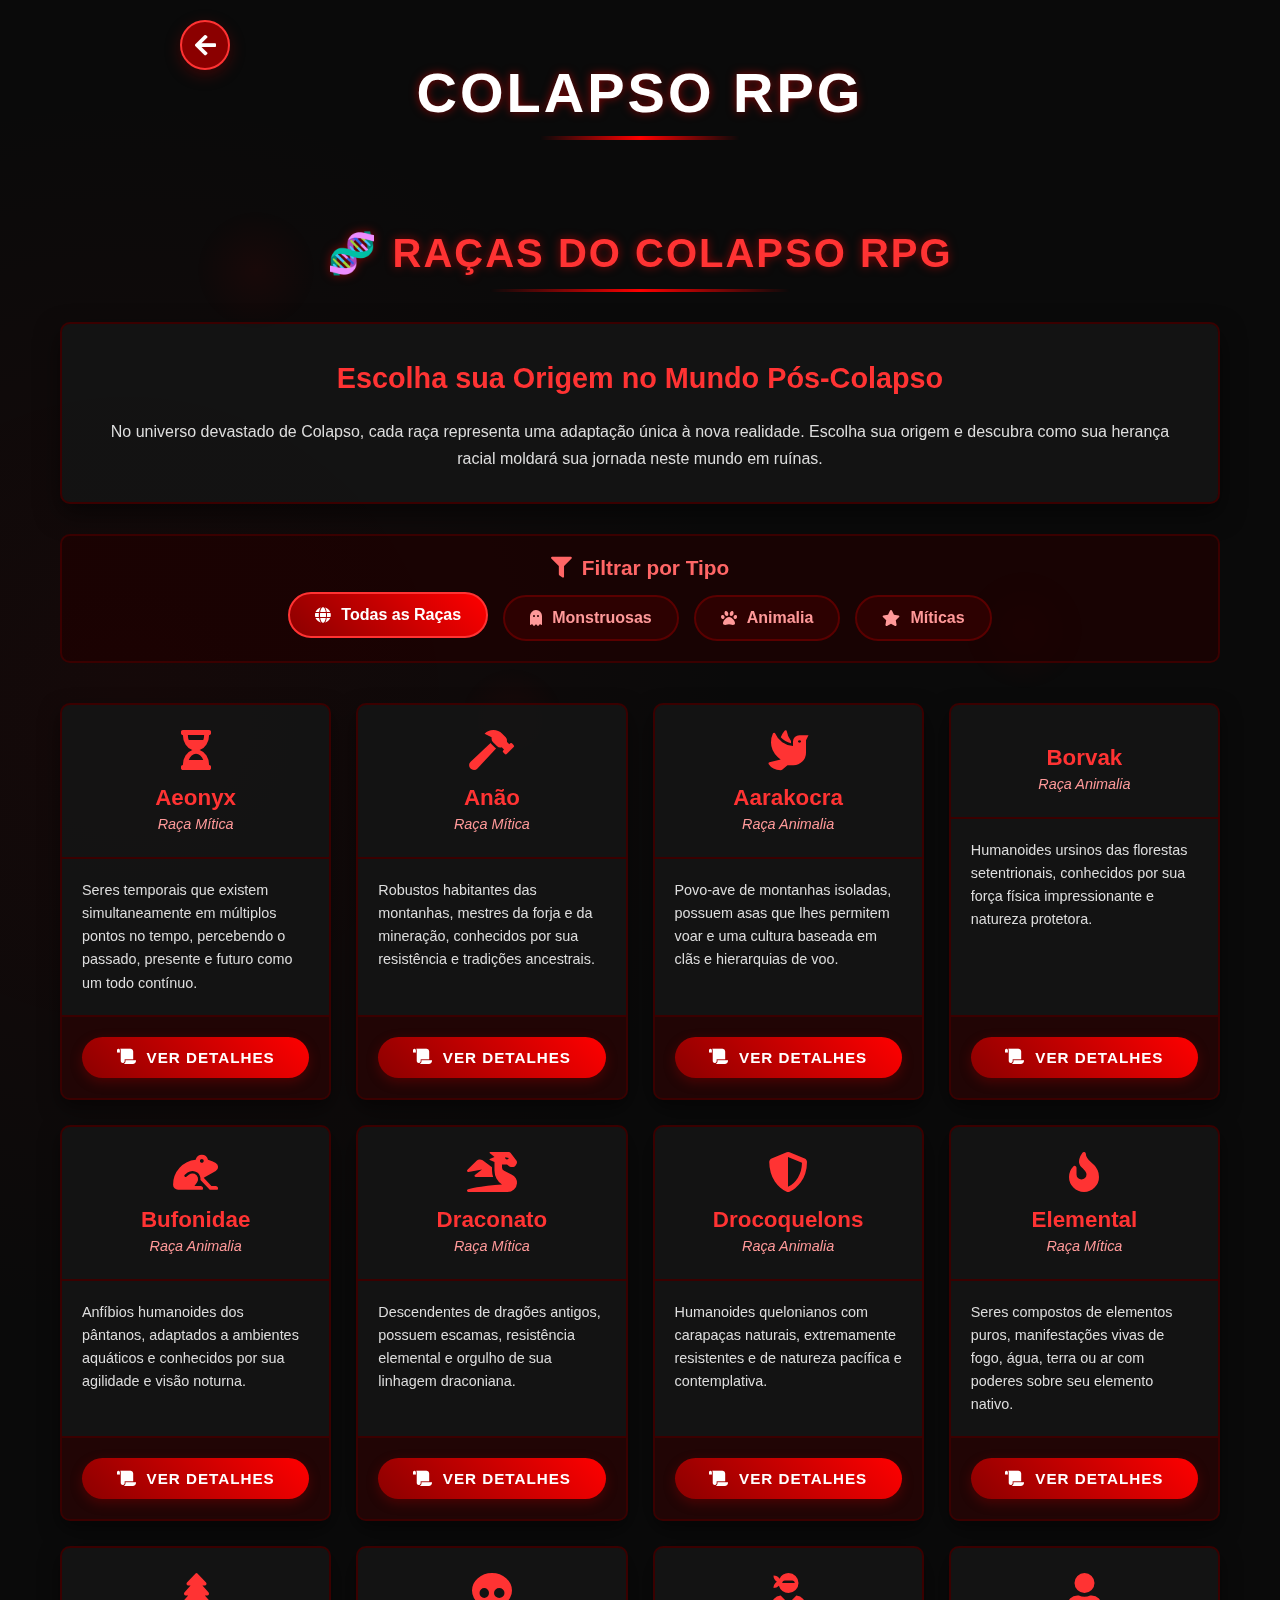
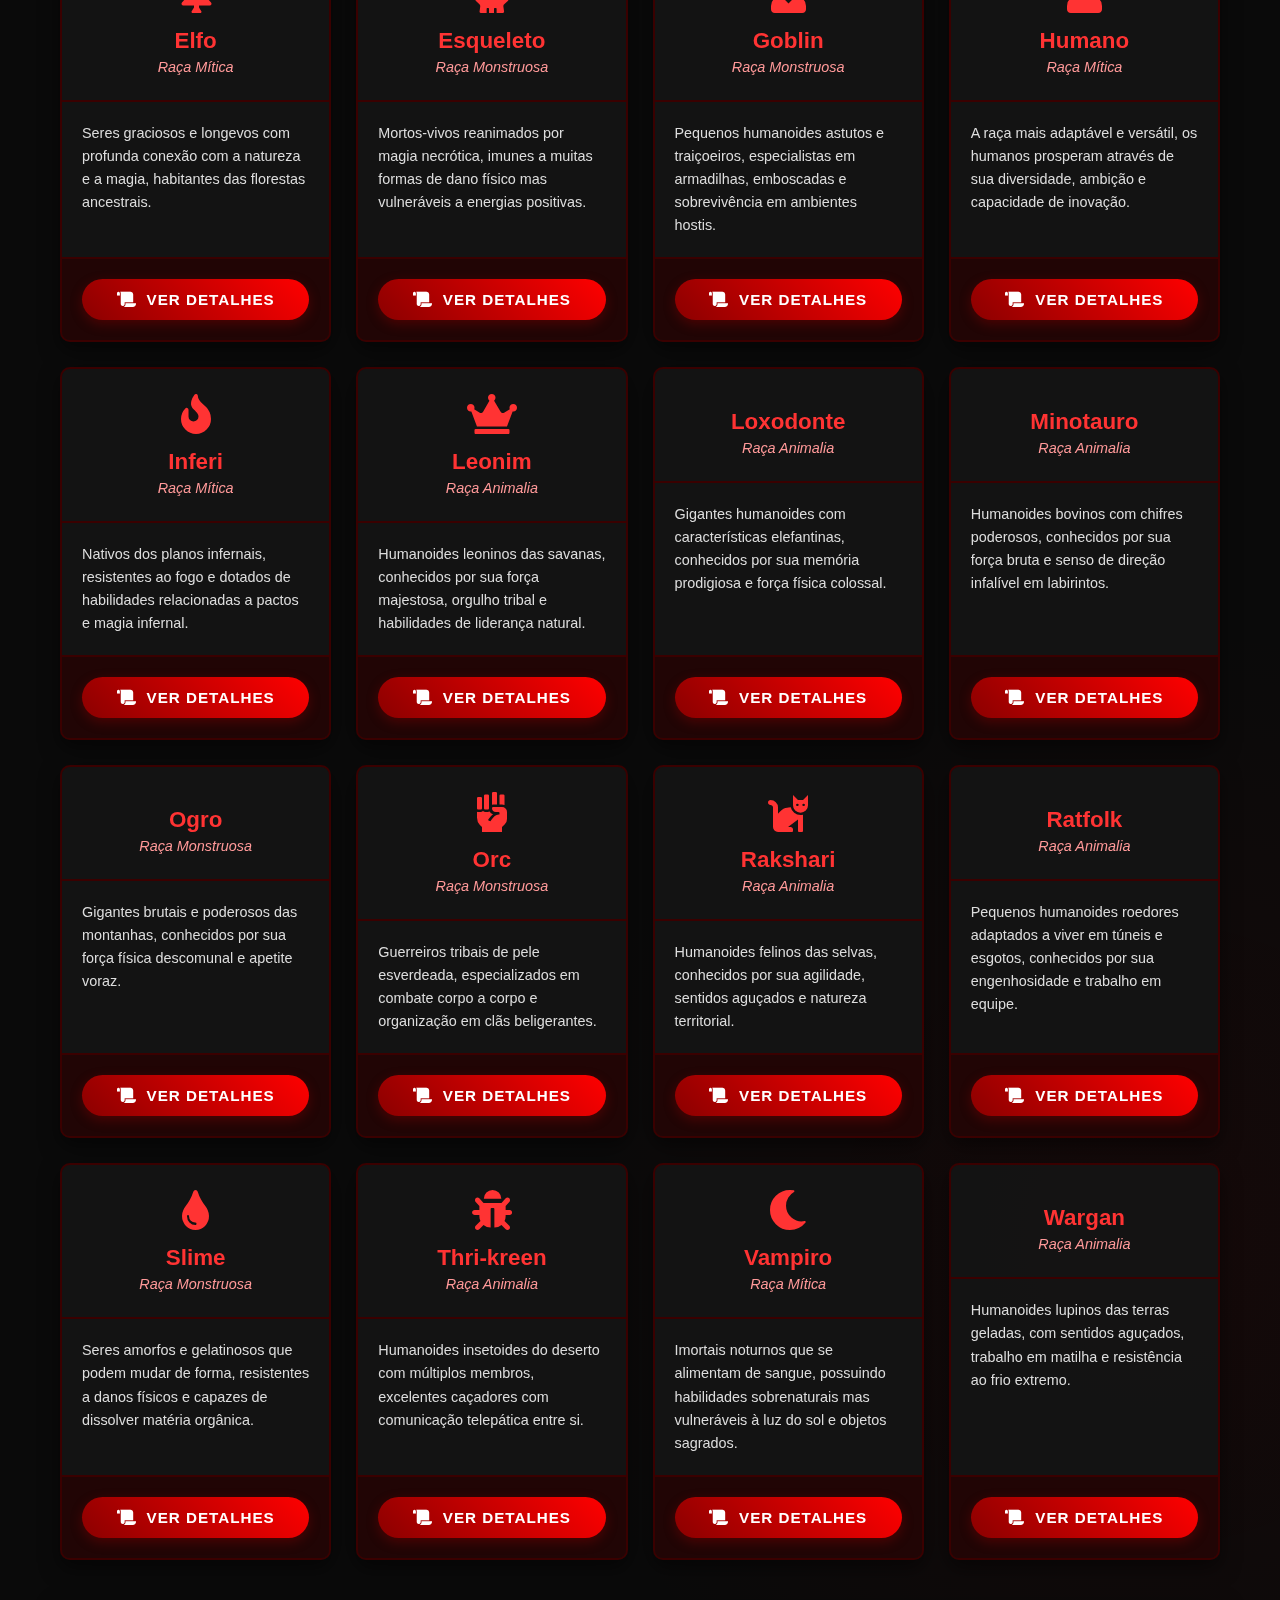
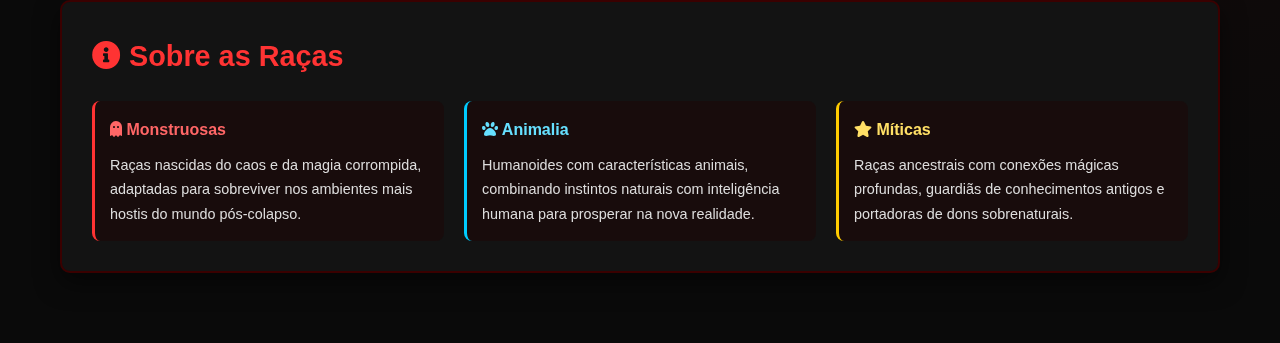
<file: race/race.html>
<!DOCTYPE html>
<html lang="pt-br">
<head>
    <meta charset="UTF-8">
    <meta name="viewport" content="width=device-width, initial-scale=1.0">
    <link rel="stylesheet" href="https://cdnjs.cloudflare.com/ajax/libs/font-awesome/5.15.3/css/all.min.css">
    <link rel="stylesheet" href="/style/sistema.css">
    <title>Raças - Colapso RPG</title>
    <style>
        /* Estilos específicos para a página Raças */
        .racas-container {
            max-width: 1200px;
            margin: 0 auto;
            padding: 20px;
            position: relative;
        }

        .titulo-pagina {
            text-align: center;
            color: #ff3333;
            font-size: 2.5rem;
            margin: 30px 0 20px 0;
            text-transform: uppercase;
            letter-spacing: 2px;
            text-shadow: 0 0 10px rgba(255, 0, 0, 0.5);
            position: relative;
            padding-bottom: 15px;
        }

        .titulo-pagina::after {
            content: '';
            position: absolute;
            bottom: 0;
            left: 50%;
            transform: translateX(-50%);
            width: 300px;
            height: 3px;
            background: linear-gradient(90deg, transparent, #ff0000, transparent);
        }

        /* Introdução */
        .introducao-racas {
            background-color: rgba(20, 20, 20, 0.9);
            border-radius: 10px;
            padding: 30px;
            margin: 30px 0;
            border: 2px solid #3a0000;
            box-shadow: 0 10px 25px rgba(0, 0, 0, 0.5);
            color: #dddddd;
            line-height: 1.7;
            text-align: center;
        }

        .introducao-racas h3 {
            color: #ff3333;
            margin-bottom: 15px;
            font-size: 1.8rem;
        }

        /* Filtro de tipos */
        .filtro-container {
            background-color: rgba(30, 0, 0, 0.7);
            border-radius: 10px;
            padding: 20px;
            margin: 30px 0;
            border: 2px solid #3a0000;
            text-align: center;
        }

        .filtro-titulo {
            color: #ff6666;
            margin-bottom: 15px;
            font-size: 1.3rem;
            display: flex;
            align-items: center;
            justify-content: center;
            gap: 10px;
        }

        .filtro-botoes {
            display: flex;
            flex-wrap: wrap;
            justify-content: center;
            gap: 15px;
            margin-top: 15px;
        }

        .btn-filtro {
            background-color: rgba(60, 0, 0, 0.6);
            color: #ff9999;
            border: 2px solid #5a0000;
            padding: 12px 25px;
            border-radius: 50px;
            font-size: 1rem;
            font-weight: bold;
            cursor: pointer;
            transition: all 0.3s ease;
            display: flex;
            align-items: center;
            gap: 10px;
        }

        .btn-filtro:hover, .btn-filtro.ativo {
            background: linear-gradient(45deg, #8b0000, #ff0000);
            color: white;
            border-color: #ff3333;
            transform: translateY(-3px);
        }

        /* Grid de Raças */
        .racas-grid {
            display: grid;
            grid-template-columns: repeat(auto-fill, minmax(250px, 1fr));
            gap: 25px;
            margin: 40px 0;
        }

        /* Cards das Raças */
        .raca-card {
            background-color: rgba(20, 20, 20, 0.95);
            border-radius: 10px;
            overflow: hidden;
            border: 2px solid #3a0000;
            box-shadow: 0 8px 20px rgba(0, 0, 0, 0.5);
            transition: all 0.3s ease;
            height: 100%;
            display: flex;
            flex-direction: column;
        }

        .raca-card:hover {
            transform: translateY(-5px);
            box-shadow: 0 12px 25px rgba(0, 0, 0, 0.7);
            border-color: #ff3333;
        }

        .raca-cabecalho {
            padding: 25px;
            text-align: center;
            border-bottom: 2px solid #3a0000;
            flex-shrink: 0;
        }

        .raca-icone {
            font-size: 2.5rem;
            margin-bottom: 15px;
            display: block;
            color: #ff3333;
        }

        .raca-nome {
            color: #ff3333;
            font-size: 1.4rem;
            font-weight: bold;
            margin-bottom: 5px;
        }

        .raca-tipo {
            color: #ff9999;
            font-size: 0.9rem;
            font-style: italic;
        }

        .raca-descricao {
            padding: 20px;
            color: #dddddd;
            line-height: 1.6;
            font-size: 0.9rem;
            flex-grow: 1;
        }

        .raca-descricao p {
            margin-bottom: 0;
        }

        /* Botão Ver Detalhes */
        .raca-rodape {
            padding: 20px;
            background-color: rgba(40, 0, 0, 0.7);
            border-top: 2px solid #3a0000;
            text-align: center;
            flex-shrink: 0;
        }

        .btn-detalhes {
            background: linear-gradient(45deg, #8b0000, #ff0000);
            color: white;
            border: none;
            padding: 12px 25px;
            border-radius: 50px;
            font-size: 0.95rem;
            font-weight: bold;
            text-transform: uppercase;
            letter-spacing: 1px;
            cursor: pointer;
            transition: all 0.3s ease;
            display: inline-flex;
            align-items: center;
            justify-content: center;
            gap: 10px;
            box-shadow: 0 4px 12px rgba(139, 0, 0, 0.4);
            text-decoration: none;
            width: 100%;
        }

        .btn-detalhes:hover {
            transform: translateY(-3px);
            box-shadow: 0 6px 15px rgba(255, 0, 0, 0.6);
            background: linear-gradient(45deg, #ff0000, #ff6666);
        }

        /* Botão voltar */
        .botao-voltar2 {
            position: fixed;
            top: 20px;
            left: 20px;
            z-index: 1000;
            display: flex;
            align-items: center;
            gap: 10px;
        }

        .botao-voltar2 a {
            display: flex;
            align-items: center;
            justify-content: center;
            width: 50px;
            height: 50px;
            background-color: #8b0000;
            border-radius: 50%;
            color: white;
            text-decoration: none;
            font-size: 1.5rem;
            box-shadow: 0 5px 15px rgba(139, 0, 0, 0.4);
            transition: all 0.3s ease;
            border: 2px solid #ff3333;
        }

        .botao-voltar2 a:hover {
            background-color: #ff0000;
            transform: scale(1.1) rotate(-10deg);
            box-shadow: 0 8px 20px rgba(255, 0, 0, 0.6);
        }

        .botao-voltar2 .texto-botao {
            background-color: rgba(20, 20, 20, 0.9);
            color: white;
            padding: 8px 15px;
            border-radius: 20px;
            font-size: 0.9rem;
            font-weight: 600;
            opacity: 0;
            transform: translateX(-20px);
            transition: all 0.3s ease;
            white-space: nowrap;
            border: 1px solid #8b0000;
            pointer-events: none;
        }

        .botao-voltar2:hover .texto-botao {
            opacity: 1;
            transform: translateX(0);
        }

        /* Ajuste do título principal */
        h1 {
            margin-top: 40px !important;
        }

        /* Responsividade */
        @media (max-width: 992px) {
            .racas-grid {
                grid-template-columns: repeat(auto-fill, minmax(220px, 1fr));
                gap: 20px;
            }
        }

        @media (max-width: 768px) {
            .racas-container {
                padding: 15px;
            }
            
            .titulo-pagina {
                font-size: 2rem;
                margin-top: 50px;
            }
            
            .introducao-racas {
                padding: 20px;
            }
            
            .filtro-botoes {
                flex-direction: column;
                align-items: center;
            }
            
            .btn-filtro {
                width: 100%;
                justify-content: center;
            }
            
            .raca-card {
                margin-bottom: 0;
            }
            
            .botao-voltar2 {
                top: 15px;
                left: 15px;
            }
            
            .botao-voltar2 a {
                width: 45px;
                height: 45px;
                font-size: 1.3rem;
            }
            
            .botao-voltar2 .texto-botao {
                font-size: 0.8rem;
                padding: 6px 12px;
            }
            
            h1 {
                margin-top: 50px !important;
                font-size: 2.5rem;
            }
        }

        @media (max-width: 480px) {
            .titulo-pagina {
                font-size: 1.7rem;
                margin-top: 55px;
            }
            
            .racas-grid {
                grid-template-columns: 1fr;
            }
            
            .raca-icone {
                font-size: 2rem;
            }
            
            .raca-nome {
                font-size: 1.2rem;
            }
            
            .raca-descricao {
                padding: 15px;
            }
            
            .botao-voltar2 {
                top: 10px;
                left: 10px;
            }
            
            .botao-voltar2 a {
                width: 40px;
                height: 40px;
                font-size: 1.2rem;
            }
            
            .botao-voltar2 .texto-botao {
                font-size: 0.75rem;
                padding: 5px 10px;
            }
            
            h1 {
                margin-top: 55px !important;
                font-size: 2.2rem;
            }
        }
    </style>
</head>
<body>
    <h1>Colapso RPG</h1>

    <!-- Botão Voltar -->
    <div class="botao-voltar2">
        <div class="texto-botao">Voltar para Home</div>
        <a href="../index.html" title="Voltar para a página de sistema">
            <i class="fas fa-arrow-left"></i>
        </a>
    </div>

    <div class="racas-container">
        <h2 class="titulo-pagina">🧬 Raças do Colapso RPG</h2>
        
        <div class="introducao-racas">
            <h3>Escolha sua Origem no Mundo Pós-Colapso</h3>
            <p>No universo devastado de Colapso, cada raça representa uma adaptação única à nova realidade. Escolha sua origem e descubra como sua herança racial moldará sua jornada neste mundo em ruínas.</p>
        </div>

        <!-- Filtro de Tipos -->
        <div class="filtro-container">
            <h3 class="filtro-titulo">
                <i class="fas fa-filter"></i>
                Filtrar por Tipo
            </h3>
            <div class="filtro-botoes">
                <button class="btn-filtro ativo" data-tipo="todos">
                    <i class="fas fa-globe"></i>
                    Todas as Raças
                </button>
                <button class="btn-filtro" data-tipo="monstruosa">
                    <i class="fas fa-ghost"></i>
                    Monstruosas
                </button>
                <button class="btn-filtro" data-tipo="animalia">
                    <i class="fas fa-paw"></i>
                    Animalia
                </button>
                <button class="btn-filtro" data-tipo="mitica">
                    <i class="fas fa-star"></i>
                    Míticas
                </button>
            </div>
        </div>

        <!-- Grid de Raças -->
        <div class="racas-grid">
            
            <!-- Aeonyx -->
            <div class="raca-card" data-tipo="mitica">
                <div class="raca-cabecalho">
                    <i class="fas fa-hourglass-half raca-icone"></i>
                    <div class="raca-nome">Aeonyx</div>
                    <div class="raca-tipo">Raça Mítica</div>
                </div>
                <div class="raca-descricao">
                    <p>Seres temporais que existem simultaneamente em múltiplos pontos no tempo, percebendo o passado, presente e futuro como um todo contínuo.</p>
                </div>
                <div class="raca-rodape">
                    <a href="/sistema/racas/aeonyx.html" class="btn-detalhes">
                        <i class="fas fa-scroll"></i> Ver Detalhes
                    </a>
                </div>
            </div>

            <!-- Anão -->
            <div class="raca-card" data-tipo="mitica">
                <div class="raca-cabecalho">
                    <i class="fas fa-hammer raca-icone"></i>
                    <div class="raca-nome">Anão</div>
                    <div class="raca-tipo">Raça Mítica</div>
                </div>
                <div class="raca-descricao">
                    <p>Robustos habitantes das montanhas, mestres da forja e da mineração, conhecidos por sua resistência e tradições ancestrais.</p>
                </div>
                <div class="raca-rodape">
                    <a href="/sistema/racas/anao.html" class="btn-detalhes">
                        <i class="fas fa-scroll"></i> Ver Detalhes
                    </a>
                </div>
            </div>

            <!-- Aarakocra -->
            <div class="raca-card" data-tipo="animalia">
                <div class="raca-cabecalho">
                    <i class="fas fa-dove raca-icone"></i>
                    <div class="raca-nome">Aarakocra</div>
                    <div class="raca-tipo">Raça Animalia</div>
                </div>
                <div class="raca-descricao">
                    <p>Povo-ave de montanhas isoladas, possuem asas que lhes permitem voar e uma cultura baseada em clãs e hierarquias de voo.</p>
                </div>
                <div class="raca-rodape">
                    <a href="/sistema/racas/aarakocra.html" class="btn-detalhes">
                        <i class="fas fa-scroll"></i> Ver Detalhes
                    </a>
                </div>
            </div>

            <!-- Borvak -->
            <div class="raca-card" data-tipo="animalia">
                <div class="raca-cabecalho">
                    <i class="fas fa-bear raca-icone"></i>
                    <div class="raca-nome">Borvak</div>
                    <div class="raca-tipo">Raça Animalia</div>
                </div>
                <div class="raca-descricao">
                    <p>Humanoides ursinos das florestas setentrionais, conhecidos por sua força física impressionante e natureza protetora.</p>
                </div>
                <div class="raca-rodape">
                    <a href="/sistema/racas/borvak.html" class="btn-detalhes">
                        <i class="fas fa-scroll"></i> Ver Detalhes
                    </a>
                </div>
            </div>

            <!-- Bufonidae -->
            <div class="raca-card" data-tipo="animalia">
                <div class="raca-cabecalho">
                    <i class="fas fa-frog raca-icone"></i>
                    <div class="raca-nome">Bufonidae</div>
                    <div class="raca-tipo">Raça Animalia</div>
                </div>
                <div class="raca-descricao">
                    <p>Anfíbios humanoides dos pântanos, adaptados a ambientes aquáticos e conhecidos por sua agilidade e visão noturna.</p>
                </div>
                <div class="raca-rodape">
                    <a href="/sistema/racas/bufonidae.html" class="btn-detalhes">
                        <i class="fas fa-scroll"></i> Ver Detalhes
                    </a>
                </div>
            </div>

            <!-- Draconato -->
            <div class="raca-card" data-tipo="mitica">
                <div class="raca-cabecalho">
                    <i class="fas fa-dragon raca-icone"></i>
                    <div class="raca-nome">Draconato</div>
                    <div class="raca-tipo">Raça Mítica</div>
                </div>
                <div class="raca-descricao">
                    <p>Descendentes de dragões antigos, possuem escamas, resistência elemental e orgulho de sua linhagem draconiana.</p>
                </div>
                <div class="raca-rodape">
                    <a href="/sistema/racas/draconato.html" class="btn-detalhes">
                        <i class="fas fa-scroll"></i> Ver Detalhes
                    </a>
                </div>
            </div>

            <!-- Drocoquelons -->
            <div class="raca-card" data-tipo="animalia">
                <div class="raca-cabecalho">
                    <i class="fas fa-shield-alt raca-icone"></i>
                    <div class="raca-nome">Drocoquelons</div>
                    <div class="raca-tipo">Raça Animalia</div>
                </div>
                <div class="raca-descricao">
                    <p>Humanoides quelonianos com carapaças naturais, extremamente resistentes e de natureza pacífica e contemplativa.</p>
                </div>
                <div class="raca-rodape">
                    <a href="/sistema/racas/drocoquelons.html" class="btn-detalhes">
                        <i class="fas fa-scroll"></i> Ver Detalhes
                    </a>
                </div>
            </div>

            <!-- Elemental -->
            <div class="raca-card" data-tipo="mitica">
                <div class="raca-cabecalho">
                    <i class="fas fa-fire raca-icone"></i>
                    <div class="raca-nome">Elemental</div>
                    <div class="raca-tipo">Raça Mítica</div>
                </div>
                <div class="raca-descricao">
                    <p>Seres compostos de elementos puros, manifestações vivas de fogo, água, terra ou ar com poderes sobre seu elemento nativo.</p>
                </div>
                <div class="raca-rodape">
                    <a href="/sistema/racas/elemental.html" class="btn-detalhes">
                        <i class="fas fa-scroll"></i> Ver Detalhes
                    </a>
                </div>
            </div>

            <!-- Elfo -->
            <div class="raca-card" data-tipo="mitica">
                <div class="raca-cabecalho">
                    <i class="fas fa-tree raca-icone"></i>
                    <div class="raca-nome">Elfo</div>
                    <div class="raca-tipo">Raça Mítica</div>
                </div>
                <div class="raca-descricao">
                    <p>Seres graciosos e longevos com profunda conexão com a natureza e a magia, habitantes das florestas ancestrais.</p>
                </div>
                <div class="raca-rodape">
                    <a href="/sistema/racas/elfo.html" class="btn-detalhes">
                        <i class="fas fa-scroll"></i> Ver Detalhes
                    </a>
                </div>
            </div>

            <!-- Esqueleto -->
            <div class="raca-card" data-tipo="monstruosa">
                <div class="raca-cabecalho">
                    <i class="fas fa-skull raca-icone"></i>
                    <div class="raca-nome">Esqueleto</div>
                    <div class="raca-tipo">Raça Monstruosa</div>
                </div>
                <div class="raca-descricao">
                    <p>Mortos-vivos reanimados por magia necrótica, imunes a muitas formas de dano físico mas vulneráveis a energias positivas.</p>
                </div>
                <div class="raca-rodape">
                    <a href="/sistema/racas/esqueleto.html" class="btn-detalhes">
                        <i class="fas fa-scroll"></i> Ver Detalhes
                    </a>
                </div>
            </div>

            <!-- Goblin -->
            <div class="raca-card" data-tipo="monstruosa">
                <div class="raca-cabecalho">
                    <i class="fas fa-user-ninja raca-icone"></i>
                    <div class="raca-nome">Goblin</div>
                    <div class="raca-tipo">Raça Monstruosa</div>
                </div>
                <div class="raca-descricao">
                    <p>Pequenos humanoides astutos e traiçoeiros, especialistas em armadilhas, emboscadas e sobrevivência em ambientes hostis.</p>
                </div>
                <div class="raca-rodape">
                    <a href="/sistema/racas/goblin.html" class="btn-detalhes">
                        <i class="fas fa-scroll"></i> Ver Detalhes
                    </a>
                </div>
            </div>

            <!-- Humano -->
            <div class="raca-card" data-tipo="mitica">
                <div class="raca-cabecalho">
                    <i class="fas fa-user raca-icone"></i>
                    <div class="raca-nome">Humano</div>
                    <div class="raca-tipo">Raça Mítica</div>
                </div>
                <div class="raca-descricao">
                    <p>A raça mais adaptável e versátil, os humanos prosperam através de sua diversidade, ambição e capacidade de inovação.</p>
                </div>
                <div class="raca-rodape">
                    <a href="./mitica/humano.html" class="btn-detalhes">
                        <i class="fas fa-scroll"></i> Ver Detalhes
                    </a>
                </div>
            </div>

            <!-- Inferi -->
            <div class="raca-card" data-tipo="mitica">
                <div class="raca-cabecalho">
                    <i class="fas fa-fire raca-icone"></i>
                    <div class="raca-nome">Inferi</div>
                    <div class="raca-tipo">Raça Mítica</div>
                </div>
                <div class="raca-descricao">
                    <p>Nativos dos planos infernais, resistentes ao fogo e dotados de habilidades relacionadas a pactos e magia infernal.</p>
                </div>
                <div class="raca-rodape">
                    <a href="/sistema/racas/inferi.html" class="btn-detalhes">
                        <i class="fas fa-scroll"></i> Ver Detalhes
                    </a>
                </div>
            </div>

            <!-- Leonim -->
            <div class="raca-card" data-tipo="animalia">
                <div class="raca-cabecalho">
                    <i class="fas fa-crown raca-icone"></i>
                    <div class="raca-nome">Leonim</div>
                    <div class="raca-tipo">Raça Animalia</div>
                </div>
                <div class="raca-descricao">
                    <p>Humanoides leoninos das savanas, conhecidos por sua força majestosa, orgulho tribal e habilidades de liderança natural.</p>
                </div>
                <div class="raca-rodape">
                    <a href="/sistema/racas/leonim.html" class="btn-detalhes">
                        <i class="fas fa-scroll"></i> Ver Detalhes
                    </a>
                </div>
            </div>

            <!-- Loxodonte -->
            <div class="raca-card" data-tipo="animalia">
                <div class="raca-cabecalho">
                    <i class="fas fa-elephant raca-icone"></i>
                    <div class="raca-nome">Loxodonte</div>
                    <div class="raca-tipo">Raça Animalia</div>
                </div>
                <div class="raca-descricao">
                    <p>Gigantes humanoides com características elefantinas, conhecidos por sua memória prodigiosa e força física colossal.</p>
                </div>
                <div class="raca-rodape">
                    <a href="/sistema/racas/loxodonte.html" class="btn-detalhes">
                        <i class="fas fa-scroll"></i> Ver Detalhes
                    </a>
                </div>
            </div>

            <!-- Minotauro -->
            <div class="raca-card" data-tipo="animalia">
                <div class="raca-cabecalho">
                    <i class="fas fa-bull raca-icone"></i>
                    <div class="raca-nome">Minotauro</div>
                    <div class="raca-tipo">Raça Animalia</div>
                </div>
                <div class="raca-descricao">
                    <p>Humanoides bovinos com chifres poderosos, conhecidos por sua força bruta e senso de direção infalível em labirintos.</p>
                </div>
                <div class="raca-rodape">
                    <a href="/sistema/racas/minotauro.html" class="btn-detalhes">
                        <i class="fas fa-scroll"></i> Ver Detalhes
                    </a>
                </div>
            </div>

            <!-- Ogro -->
            <div class="raca-card" data-tipo="monstruosa">
                <div class="raca-cabecalho">
                    <i class="fas fa-giant raca-icone"></i>
                    <div class="raca-nome">Ogro</div>
                    <div class="raca-tipo">Raça Monstruosa</div>
                </div>
                <div class="raca-descricao">
                    <p>Gigantes brutais e poderosos das montanhas, conhecidos por sua força física descomunal e apetite voraz.</p>
                </div>
                <div class="raca-rodape">
                    <a href="/sistema/racas/ogro.html" class="btn-detalhes">
                        <i class="fas fa-scroll"></i> Ver Detalhes
                    </a>
                </div>
            </div>

            <!-- Orc -->
            <div class="raca-card" data-tipo="monstruosa">
                <div class="raca-cabecalho">
                    <i class="fas fa-fist-raised raca-icone"></i>
                    <div class="raca-nome">Orc</div>
                    <div class="raca-tipo">Raça Monstruosa</div>
                </div>
                <div class="raca-descricao">
                    <p>Guerreiros tribais de pele esverdeada, especializados em combate corpo a corpo e organização em clãs beligerantes.</p>
                </div>
                <div class="raca-rodape">
                    <a href="/sistema/racas/orc.html" class="btn-detalhes">
                        <i class="fas fa-scroll"></i> Ver Detalhes
                    </a>
                </div>
            </div>

            <!-- Rakshari -->
            <div class="raca-card" data-tipo="animalia">
                <div class="raca-cabecalho">
                    <i class="fas fa-cat raca-icone"></i>
                    <div class="raca-nome">Rakshari</div>
                    <div class="raca-tipo">Raça Animalia</div>
                </div>
                <div class="raca-descricao">
                    <p>Humanoides felinos das selvas, conhecidos por sua agilidade, sentidos aguçados e natureza territorial.</p>
                </div>
                <div class="raca-rodape">
                    <a href="/sistema/racas/rakshari.html" class="btn-detalhes">
                        <i class="fas fa-scroll"></i> Ver Detalhes
                    </a>
                </div>
            </div>

            <!-- Ratfolk -->
            <div class="raca-card" data-tipo="animalia">
                <div class="raca-cabecalho">
                    <i class="fas fa-rat raca-icone"></i>
                    <div class="raca-nome">Ratfolk</div>
                    <div class="raca-tipo">Raça Animalia</div>
                </div>
                <div class="raca-descricao">
                    <p>Pequenos humanoides roedores adaptados a viver em túneis e esgotos, conhecidos por sua engenhosidade e trabalho em equipe.</p>
                </div>
                <div class="raca-rodape">
                    <a href="/sistema/racas/ratfolk.html" class="btn-detalhes">
                        <i class="fas fa-scroll"></i> Ver Detalhes
                    </a>
                </div>
            </div>

            <!-- Slime -->
            <div class="raca-card" data-tipo="monstruosa">
                <div class="raca-cabecalho">
                    <i class="fas fa-tint raca-icone"></i>
                    <div class="raca-nome">Slime</div>
                    <div class="raca-tipo">Raça Monstruosa</div>
                </div>
                <div class="raca-descricao">
                    <p>Seres amorfos e gelatinosos que podem mudar de forma, resistentes a danos físicos e capazes de dissolver matéria orgânica.</p>
                </div>
                <div class="raca-rodape">
                    <a href="/sistema/racas/slime.html" class="btn-detalhes">
                        <i class="fas fa-scroll"></i> Ver Detalhes
                    </a>
                </div>
            </div>

            <!-- Thri-kreen -->
            <div class="raca-card" data-tipo="animalia">
                <div class="raca-cabecalho">
                    <i class="fas fa-bug raca-icone"></i>
                    <div class="raca-nome">Thri-kreen</div>
                    <div class="raca-tipo">Raça Animalia</div>
                </div>
                <div class="raca-descricao">
                    <p>Humanoides insetoides do deserto com múltiplos membros, excelentes caçadores com comunicação telepática entre si.</p>
                </div>
                <div class="raca-rodape">
                    <a href="/sistema/racas/thri-kreen.html" class="btn-detalhes">
                        <i class="fas fa-scroll"></i> Ver Detalhes
                    </a>
                </div>
            </div>

            <!-- Vampiro -->
            <div class="raca-card" data-tipo="mitica">
                <div class="raca-cabecalho">
                    <i class="fas fa-moon raca-icone"></i>
                    <div class="raca-nome">Vampiro</div>
                    <div class="raca-tipo">Raça Mítica</div>
                </div>
                <div class="raca-descricao">
                    <p>Imortais noturnos que se alimentam de sangue, possuindo habilidades sobrenaturais mas vulneráveis à luz do sol e objetos sagrados.</p>
                </div>
                <div class="raca-rodape">
                    <a href="/sistema/racas/vampiro.html" class="btn-detalhes">
                        <i class="fas fa-scroll"></i> Ver Detalhes
                    </a>
                </div>
            </div>

            <!-- Wargan -->
            <div class="raca-card" data-tipo="animalia">
                <div class="raca-cabecalho">
                    <i class="fas fa-wolf raca-icone"></i>
                    <div class="raca-nome">Wargan</div>
                    <div class="raca-tipo">Raça Animalia</div>
                </div>
                <div class="raca-descricao">
                    <p>Humanoides lupinos das terras geladas, com sentidos aguçados, trabalho em matilha e resistência ao frio extremo.</p>
                </div>
                <div class="raca-rodape">
                    <a href="/sistema/racas/wargan.html" class="btn-detalhes">
                        <i class="fas fa-scroll"></i> Ver Detalhes
                    </a>
                </div>
            </div>

        </div>

        <!-- Informações Complementares -->
        <div class="introducao-racas" style="margin-top: 40px; text-align: left;">
            <h3><i class="fas fa-info-circle"></i> Sobre as Raças</h3>
            
            <div style="display: grid; grid-template-columns: repeat(auto-fit, minmax(200px, 1fr)); gap: 20px; margin-top: 20px;">
                <div style="background-color: rgba(40, 0, 0, 0.3); padding: 15px; border-radius: 8px; border-left: 3px solid #ff3333;">
                    <h4 style="color: #ff6666; margin-bottom: 10px;"><i class="fas fa-ghost"></i> Monstruosas</h4>
                    <p style="font-size: 0.9rem;">Raças nascidas do caos e da magia corrompida, adaptadas para sobreviver nos ambientes mais hostis do mundo pós-colapso.</p>
                </div>
                <div style="background-color: rgba(40, 0, 0, 0.3); padding: 15px; border-radius: 8px; border-left: 3px solid #00ccff;">
                    <h4 style="color: #66e0ff; margin-bottom: 10px;"><i class="fas fa-paw"></i> Animalia</h4>
                    <p style="font-size: 0.9rem;">Humanoides com características animais, combinando instintos naturais com inteligência humana para prosperar na nova realidade.</p>
                </div>
                <div style="background-color: rgba(40, 0, 0, 0.3); padding: 15px; border-radius: 8px; border-left: 3px solid #ffcc00;">
                    <h4 style="color: #ffe066; margin-bottom: 10px;"><i class="fas fa-star"></i> Míticas</h4>
                    <p style="font-size: 0.9rem;">Raças ancestrais com conexões mágicas profundas, guardiãs de conhecimentos antigos e portadoras de dons sobrenaturais.</p>
                </div>
            </div>
        </div>

    </div>

    <script>
        // Sistema de filtro
        document.addEventListener('DOMContentLoaded', function() {
            const filtroBotoes = document.querySelectorAll('.btn-filtro');
            const racaCards = document.querySelectorAll('.raca-card');
            
            filtroBotoes.forEach(botao => {
                botao.addEventListener('click', function() {
                    // Remove classe ativo de todos os botões
                    filtroBotoes.forEach(b => b.classList.remove('ativo'));
                    
                    // Adiciona classe ativo ao botão clicado
                    this.classList.add('ativo');
                    
                    const tipoSelecionado = this.getAttribute('data-tipo');
                    
                    // Mostra/esconde cards baseado no filtro
                    racaCards.forEach(card => {
                        if (tipoSelecionado === 'todos' || card.getAttribute('data-tipo') === tipoSelecionado) {
                            card.style.display = 'flex';
                        } else {
                            card.style.display = 'none';
                        }
                    });
                });
            });
            
            // Efeitos interativos para os cards
            racaCards.forEach(card => {
                card.addEventListener('mouseenter', function() {
                    this.style.transform = 'translateY(-5px)';
                });
                
                card.addEventListener('mouseleave', function() {
                    this.style.transform = 'translateY(0)';
                });
            });
            
            // Efeito para os botões "Ver Detalhes"
            const buttons = document.querySelectorAll('.btn-detalhes');
            
            buttons.forEach(button => {
                button.addEventListener('mouseenter', function() {
                    this.style.transform = 'translateY(-3px)';
                });
                
                button.addEventListener('mouseleave', function() {
                    this.style.transform = 'translateY(0)';
                });
            });
            
            // Botão voltar hover effect
            const voltarBtn = document.querySelector('.botao-voltar2 a');
            const voltarTexto = document.querySelector('.botao-voltar2 .texto-botao');
            
            voltarBtn.addEventListener('mouseenter', function() {
                voltarTexto.style.opacity = '1';
                voltarTexto.style.transform = 'translateX(0)';
            });
            
            voltarBtn.addEventListener('mouseleave', function() {
                voltarTexto.style.opacity = '0';
                voltarTexto.style.transform = 'translateX(-20px)';
            });
        });
    </script>
</body>
</html>
</file>
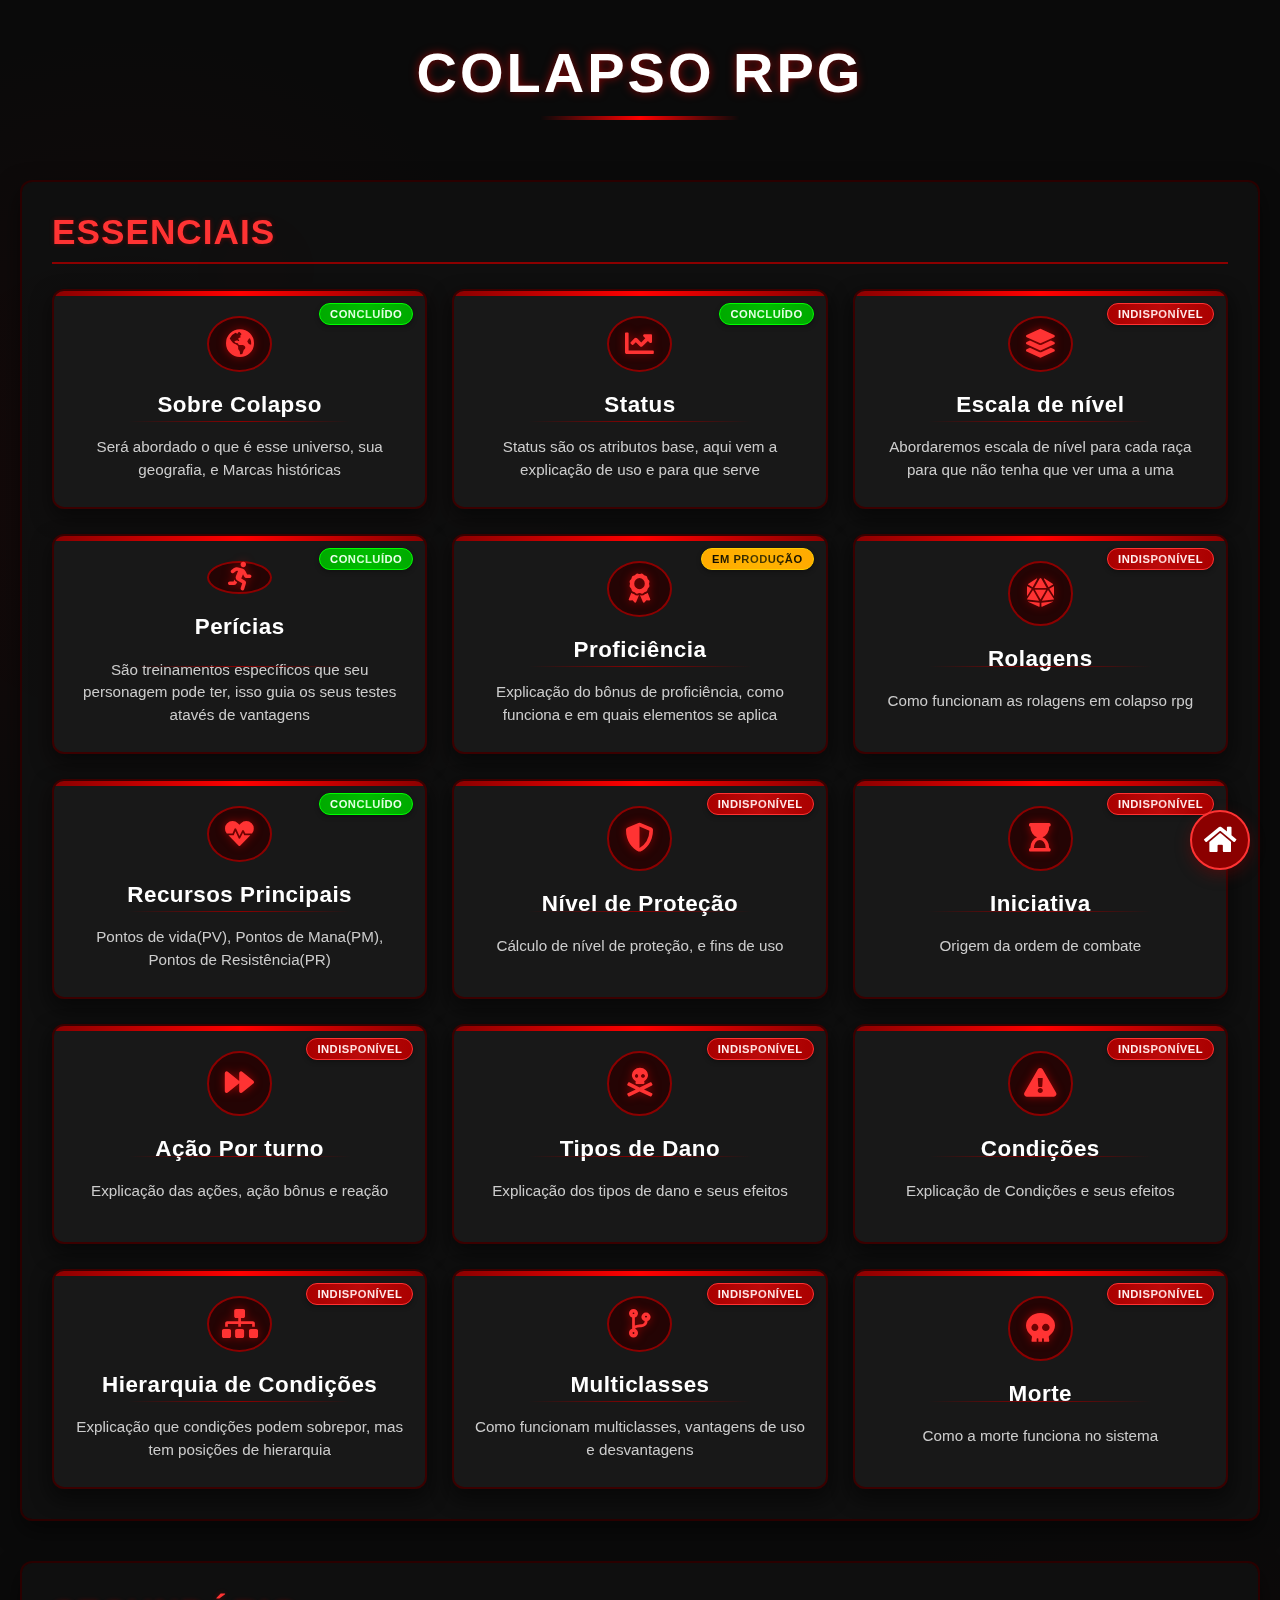
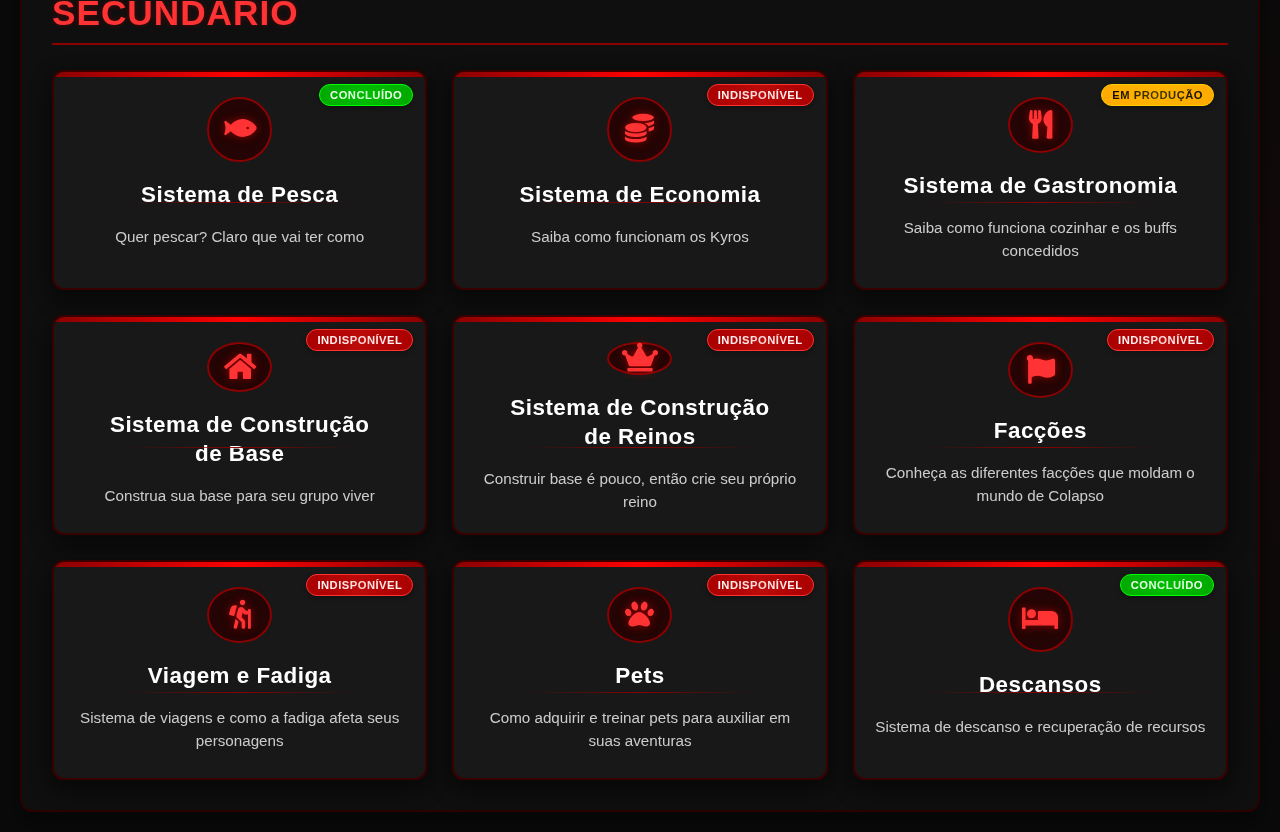
<file: sistema/home.sistema.html>
<!DOCTYPE html>
<html lang="pt-br">
<head>
    <meta charset="UTF-8">
    <meta name="viewport" content="width=device-width, initial-scale=1.0">
    <link rel="stylesheet" href="https://cdnjs.cloudflare.com/ajax/libs/font-awesome/5.15.3/css/all.min.css">
    <link rel="stylesheet" href="../style/sistema.css">
    <link rel="icon" href="/assets/icon/Colapso.jpeg" type="image/jpeg">
    <title>Home Sistema - Colapso RPG</title>   
</head>
<body>
    <h1>Colapso RPG</h1>
    
    <div class="sistema-container">
        <div class="secao">
            <h2>Essenciais</h2>

            <ul class="lista-topicos">
                <li class="topico-card">
                    <a href="./essencial/sobre-o-colapso.html" class="topico-link">
                        <span class="status-tag status-novo">Concluído</span>
                        <div class="icone-container">
                            <i class="fas fa-globe-americas"></i>
                        </div>
                        <span class="titulo-topico">Sobre Colapso</span>
                        <p class="descricao-topico">Será abordado o que é esse universo, sua geografia, e Marcas históricas</p>
                    </a>
                </li>
                <li class="topico-card">
                    <a href="./essencial/status.html" class="topico-link">
                        <span class="status-tag status-novo">Concluído</span>
                        <div class="icone-container">
                            <i class="fas fa-chart-line"></i>
                        </div>
                        <span class="titulo-topico">Status</span>
                        <p class="descricao-topico">Status são os atributos base, aqui vem a explicação de uso e para que serve</p>
                    </a>
                </li>
                <li class="topico-card">
                    <a href="" class="topico-link">
                        <span class="status-tag status-nao-existe">Indisponível</span>
                        <div class="icone-container">
                            <i class="fas fa-layer-group"></i>
                        </div>
                        <span class="titulo-topico">Escala de nível</span>
                        <p class="descricao-topico">Abordaremos escala de nível para cada raça para que não tenha que ver uma a uma</p>
                    </a>
                </li>
                <li class="topico-card">
                    <a href="./essencial/pericia.html" class="topico-link">
                        <span class="status-tag status-novo">Concluído</span>
                        <div class="icone-container">
                            <i class="fas fa-running"></i>
                        </div>
                        <span class="titulo-topico">Perícias</span>
                        <p class="descricao-topico">São treinamentos específicos que seu personagem pode ter, isso guia os seus testes atavés de vantagens</p>
                    </a>
                </li>
                <li class="topico-card">
                    <a href="./essencial/proficiencia.html" class="topico-link">
                        <span class="status-tag status-em-producao">Em Produção</span>
                        <div class="icone-container">
                            <i class="fas fa-award"></i>
                        </div>
                        <span class="titulo-topico">Proficiência</span>
                        <p class="descricao-topico">Explicação do bônus de proficiência, como funciona e em quais elementos se aplica</p>
                    </a>
                </li>
                <li class="topico-card">
                    <a href="" class="topico-link">
                        <span class="status-tag status-nao-existe">Indisponível</span>
                        <div class="icone-container">
                            <i class="fas fa-dice-d20"></i>
                        </div>
                        <span class="titulo-topico">Rolagens</span>
                        <p class="descricao-topico">Como funcionam as rolagens em colapso rpg</p>
                    </a>
                </li>
                <li class="topico-card">
                    <a href="./essencial/recursos.html" class="topico-link">
                        <span class="status-tag status-novo">Concluído</span>
                        <div class="icone-container">
                            <i class="fas fa-heartbeat"></i>
                        </div>
                        <span class="titulo-topico">Recursos Principais</span>
                        <p class="descricao-topico">Pontos de vida(PV), Pontos de Mana(PM), Pontos de Resistência(PR)</p>
                    </a>
                </li>
                <li class="topico-card">
                    <a href="" class="topico-link">
                        <span class="status-tag status-nao-existe">Indisponível</span>
                        <div class="icone-container">
                            <i class="fas fa-shield-alt"></i>
                        </div>
                        <span class="titulo-topico">Nível de Proteção</span>
                        <p class="descricao-topico">Cálculo de nível de proteção, e fins de uso</p>
                    </a>
                </li>
                <li class="topico-card">
                    <a href="" class="topico-link">
                        <span class="status-tag status-nao-existe">Indisponível</span>
                        <div class="icone-container">
                            <i class="fas fa-hourglass-start"></i>
                        </div>
                        <span class="titulo-topico">Iniciativa</span>
                        <p class="descricao-topico">Origem da ordem de combate</p>
                    </a>
                </li>
                <li class="topico-card">
                    <a href="" class="topico-link">
                        <span class="status-tag status-nao-existe">Indisponível</span>
                        <div class="icone-container">
                            <i class="fas fa-forward"></i>
                        </div>
                        <span class="titulo-topico">Ação Por turno</span>
                        <p class="descricao-topico">Explicação das ações, ação bônus e reação</p>
                    </a>
                </li>
                <li class="topico-card">
                    <a href="" class="topico-link">
                        <span class="status-tag status-nao-existe">Indisponível</span>
                        <div class="icone-container">
                            <i class="fas fa-skull-crossbones"></i>
                        </div>
                        <span class="titulo-topico">Tipos de Dano</span>
                        <p class="descricao-topico">Explicação dos tipos de dano e seus efeitos</p>
                    </a>
                </li>
                <li class="topico-card">
                    <a href="" class="topico-link">
                        <span class="status-tag status-nao-existe">Indisponível</span>
                        <div class="icone-container">
                            <i class="fas fa-exclamation-triangle"></i>
                        </div>
                        <span class="titulo-topico">Condições</span>
                        <p class="descricao-topico">Explicação de Condições e seus efeitos</p>
                    </a>
                </li>
                <li class="topico-card">
                    <a href="" class="topico-link">
                        <span class="status-tag status-nao-existe">Indisponível</span>
                        <div class="icone-container">
                            <i class="fas fa-sitemap"></i>
                        </div>
                        <span class="titulo-topico">Hierarquia de Condições</span>
                        <p class="descricao-topico">Explicação que condições podem sobrepor, mas tem posições de hierarquia</p>
                    </a>
                </li>
                <li class="topico-card">
                    <a href="" class="topico-link">
                        <span class="status-tag status-nao-existe">Indisponível</span>
                        <div class="icone-container">
                            <i class="fas fa-code-branch"></i>
                        </div>
                        <span class="titulo-topico">Multiclasses</span>
                        <p class="descricao-topico">Como funcionam multiclasses, vantagens de uso e desvantagens</p>
                    </a>
                </li>
                <li class="topico-card">
                    <a href="" class="topico-link">
                        <span class="status-tag status-nao-existe">Indisponível</span>
                        <div class="icone-container">
                            <i class="fas fa-skull"></i>
                        </div>
                        <span class="titulo-topico">Morte</span>
                        <p class="descricao-topico">Como a morte funciona no sistema</p>
                    </a>
                </li>
            </ul>
        </div>

        <div class="secao">
            <h2>Secundário</h2>
            <ul class="lista-topicos">
                <li class="topico-card">
                    <a href="./secundario/pesca.html" class="topico-link">
                        <span class="status-tag status-novo">Concluído</span>
                        <div class="icone-container">
                            <i class="fas fa-fish"></i>
                        </div>
                        <span class="titulo-topico">Sistema de Pesca</span>
                        <p class="descricao-topico">Quer pescar? Claro que vai ter como</p>
                    </a>
                </li>
                <li class="topico-card">
                    <a href="" class="topico-link">
                        <span class="status-tag status-nao-existe">Indisponível</span>
                        <div class="icone-container">
                            <i class="fas fa-coins"></i>
                        </div>
                        <span class="titulo-topico">Sistema de Economia</span>
                        <p class="descricao-topico">Saiba como funcionam os Kyros</p>
                    </a>
                </li>
                <li class="topico-card">
                    <a href="./secundario/gastronomia.html" class="topico-link">
                        <span class="status-tag status-em-producao">Em Produção</span>
                        <div class="icone-container">
                            <i class="fas fa-utensils"></i>
                        </div>
                        <span class="titulo-topico">Sistema de Gastronomia</span>
                        <p class="descricao-topico">Saiba como funciona cozinhar e os buffs concedidos</p>
                    </a>
                </li>   
                <li class="topico-card">
                    <a href="" class="topico-link">
                        <span class="status-tag status-nao-existe">Indisponível</span>
                        <div class="icone-container">
                            <i class="fas fa-home"></i>
                        </div>
                        <span class="titulo-topico">Sistema de Construção de Base</span>
                        <p class="descricao-topico">Construa sua base para seu grupo viver</p>
                    </a>
                </li>   
                <li class="topico-card">
                    <a href="" class="topico-link">
                        <span class="status-tag status-nao-existe">Indisponível</span>
                        <div class="icone-container">
                            <i class="fas fa-crown"></i>
                        </div>
                        <span class="titulo-topico">Sistema de Construção de Reinos</span>
                        <p class="descricao-topico">Construir base é pouco, então crie seu próprio reino</p>
                    </a>
                </li>
                <!-- Novos tópicos adicionados -->
                <li class="topico-card">
                    <a href="" class="topico-link">
                        <span class="status-tag status-nao-existe">Indisponível</span>
                        <div class="icone-container">
                            <i class="fas fa-flag"></i>
                        </div>
                        <span class="titulo-topico">Facções</span>
                        <p class="descricao-topico">Conheça as diferentes facções que moldam o mundo de Colapso</p>
                    </a>
                </li>
                <li class="topico-card">
                    <a href="" class="topico-link">
                        <span class="status-tag status-nao-existe">Indisponível</span>
                        <div class="icone-container">
                            <i class="fas fa-hiking"></i>
                        </div>
                        <span class="titulo-topico">Viagem e Fadiga</span>
                        <p class="descricao-topico">Sistema de viagens e como a fadiga afeta seus personagens</p>
                    </a>
                </li>
                <li class="topico-card">
                    <a href="" class="topico-link">
                        <span class="status-tag status-nao-existe">Indisponível</span>
                        <div class="icone-container">
                            <i class="fas fa-paw"></i>
                        </div>
                        <span class="titulo-topico">Pets</span>
                        <p class="descricao-topico">Como adquirir e treinar pets para auxiliar em suas aventuras</p>
                    </a>
                </li>
                <li class="topico-card">
                    <a href="./secundario/descansos.html" class="topico-link">
                        <span class="status-tag status-novo">Concluído</span>
                        <div class="icone-container">
                            <i class="fas fa-bed"></i>
                        </div>
                        <span class="titulo-topico">Descansos</span>
                        <p class="descricao-topico">Sistema de descanso e recuperação de recursos</p>
                    </a>
                </li>
            </ul>
        </div>
    </div>

    <!-- Botão Voltar para Home -->
    <div class="botao-voltar">
        <div class="texto-botao">Voltar para Home</div>
        <a href="../index.html" title="Voltar para a página inicial">
            <i class="fas fa-home"></i>
        </a>
    </div>
</body>
</html>
</file>
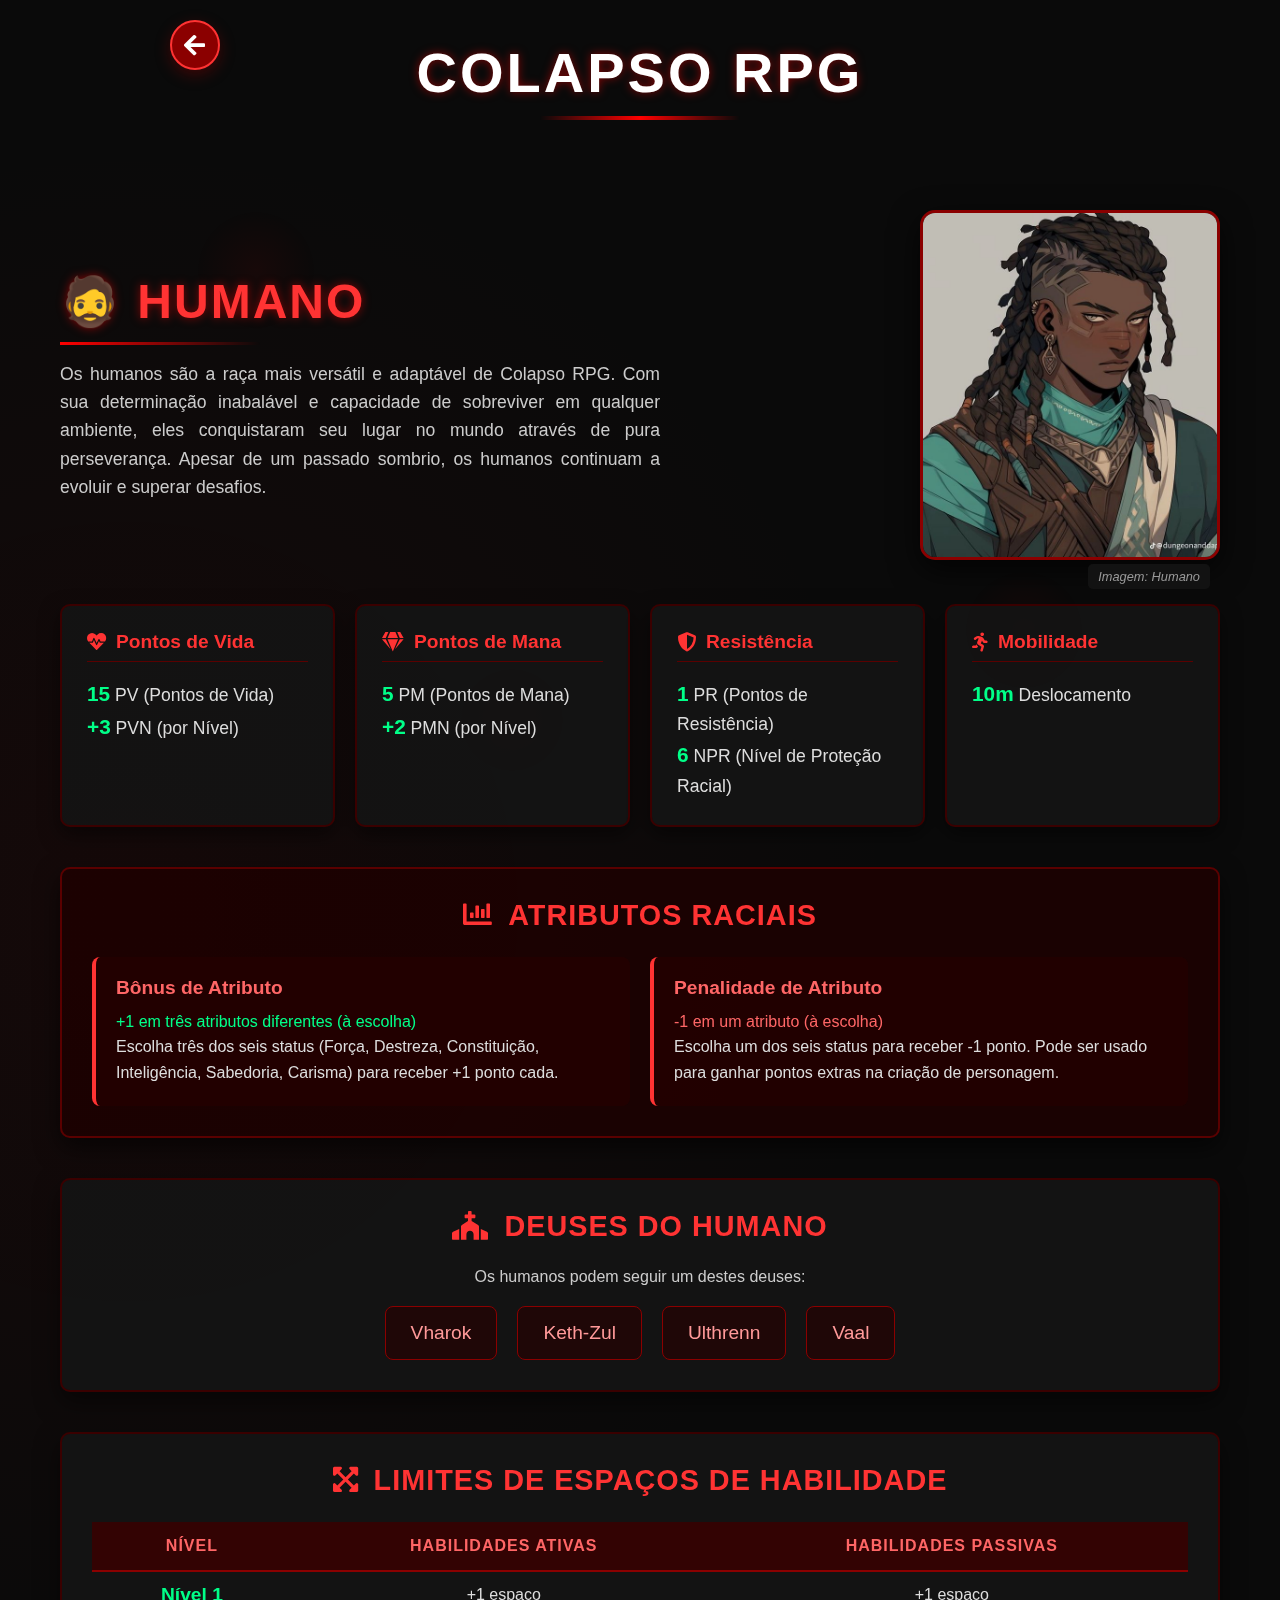
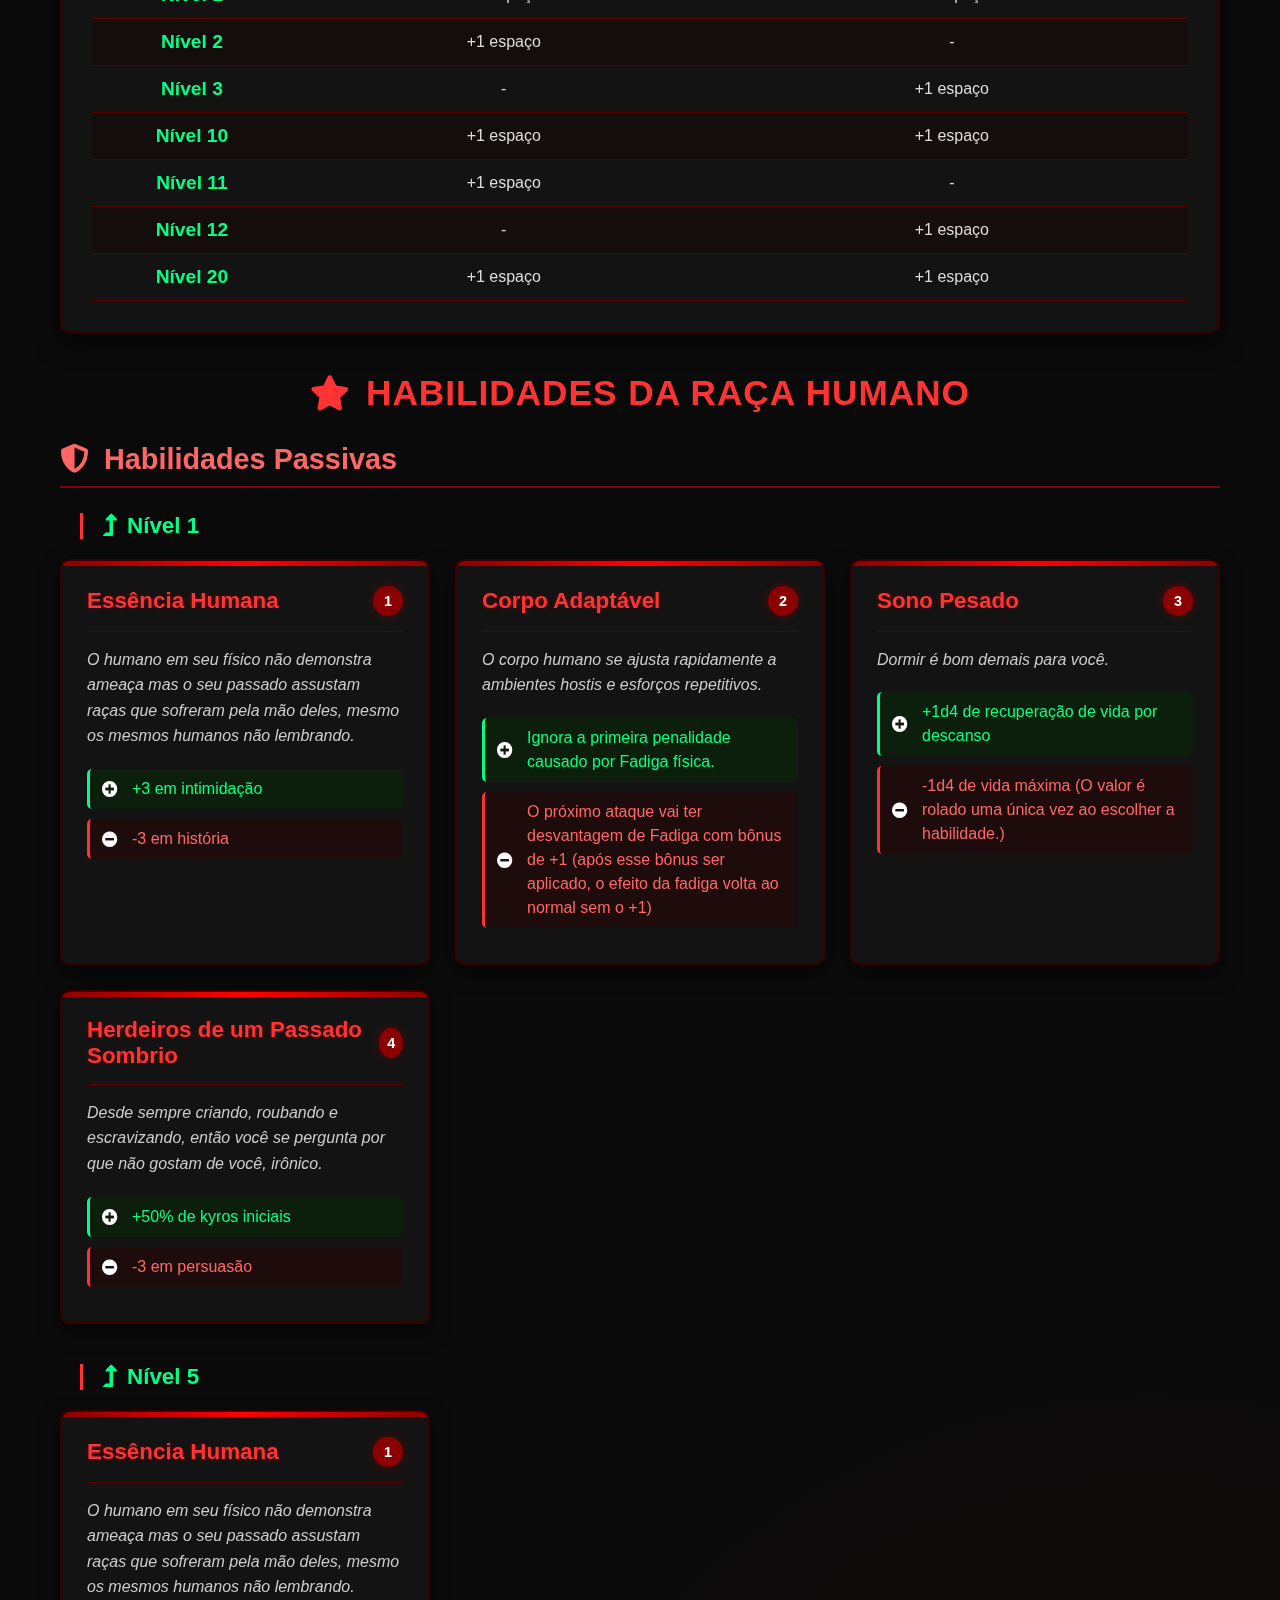
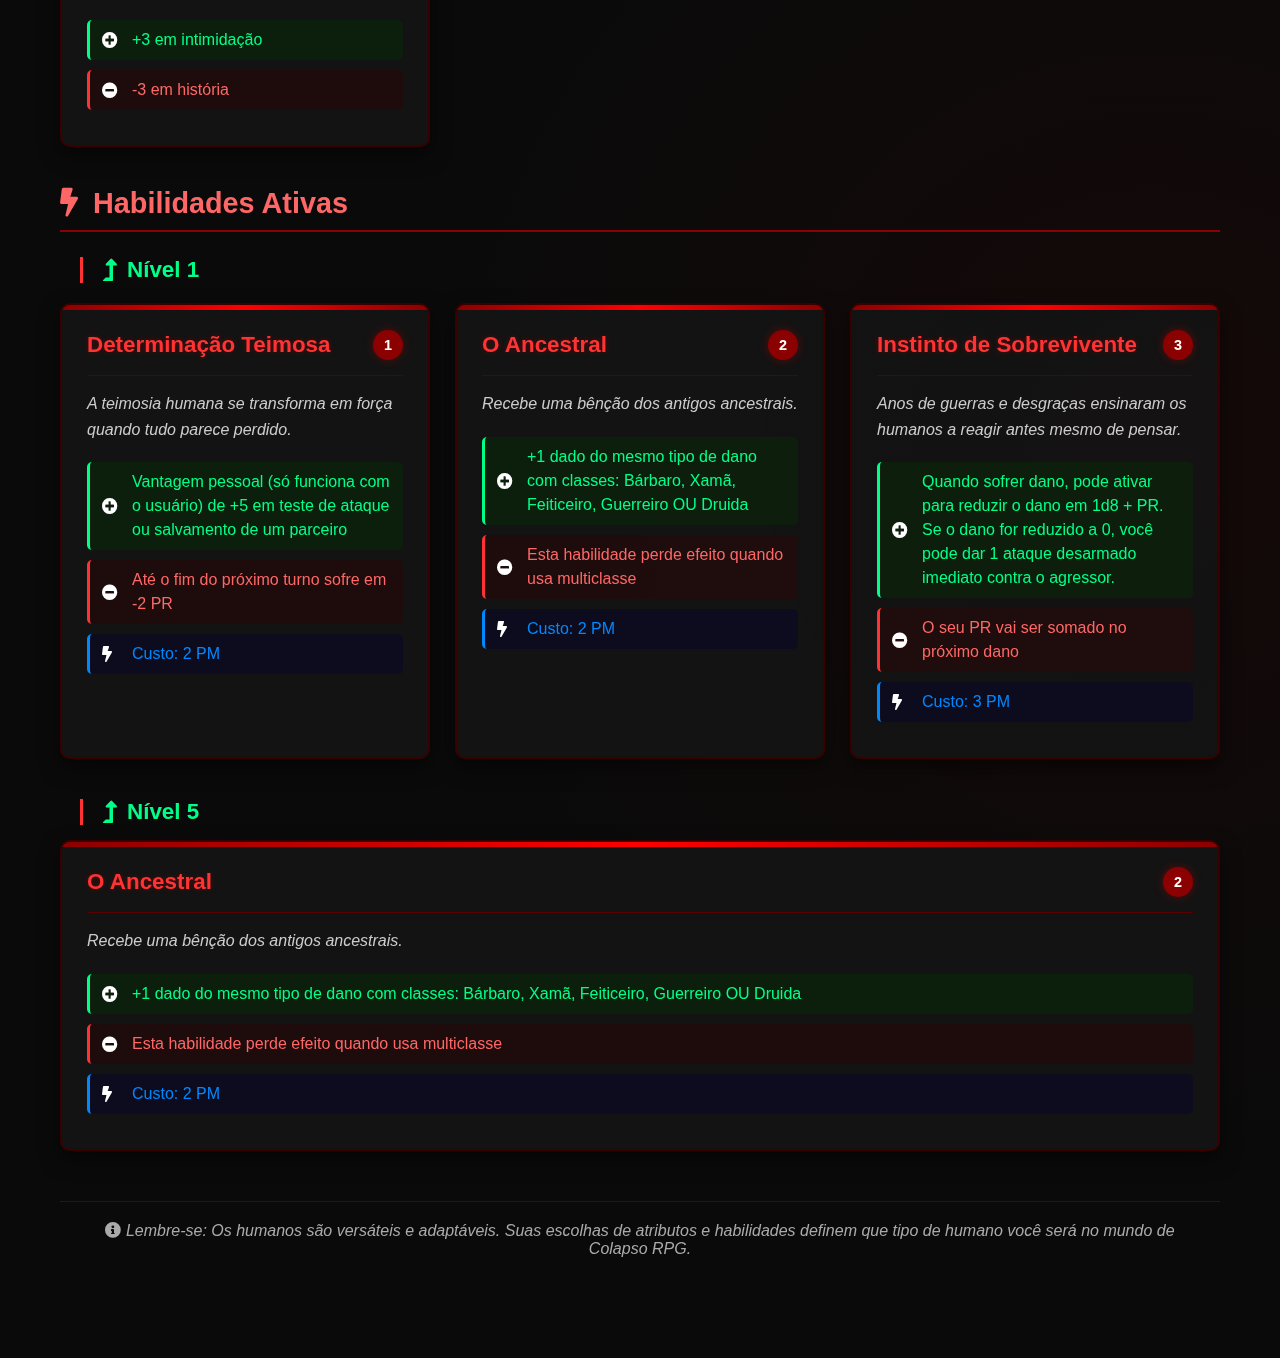
<file: race/mitica/humano.html>
<!DOCTYPE html>
<html lang="pt-br">
<head>
    <meta charset="UTF-8">
    <meta name="viewport" content="width=device-width, initial-scale=1.0">
    <link rel="stylesheet" href="https://cdnjs.cloudflare.com/ajax/libs/font-awesome/5.15.3/css/all.min.css">
    <link rel="stylesheet" href="/style/sistema.css">
    <link rel="icon" href="/assets/icon/Colapso.jpeg" type="image/jpeg">
    <title>Humano - Colapso RPG</title>
    <link rel="stylesheet" href="/style/race.css">
</head>
<body>
    <h1>Colapso RPG</h1>

    <!-- Botão Voltar -->
    <div class="botao-voltar-raca">
        <div class="texto-botao">Voltar para raça</div>
        <a href="../race.html" title="Voltar para página de status">
            <i class="fas fa-arrow-left"></i>
        </a>
    </div>

    <div class="raca-container">
        <!-- Cabeçalho com Imagem -->
        <div class="cabecalho-raca">
            <div class="info-titulo">
                <h2 class="titulo-raca">🧔 Humano</h2>
                <p class="descricao-raca">
                    Os humanos são a raça mais versátil e adaptável de Colapso RPG. Com sua determinação inabalável e capacidade de sobreviver em qualquer ambiente, 
                    eles conquistaram seu lugar no mundo através de pura perseverança. Apesar de um passado sombrio, os humanos continuam a evoluir e superar desafios.
                </p>
            </div>
            
            <div class="imagem-raca-container">
                <img src="/assets/image/humano" alt="Humano - Colapso RPG" class="imagem-raca">
                <div class="credito-imagem">Imagem: Humano</div>
            </div>
        </div>
        
        <!-- Informações Básicas -->
        <div class="info-basica">
            <div class="info-card">
                <h3 class="info-card-titulo"><i class="fas fa-heartbeat"></i> Pontos de Vida</h3>
                <p class="info-card-conteudo">
                    <span class="valor-destaque">15</span> PV (Pontos de Vida)<br>
                    <span class="valor-destaque">+3</span> PVN (por Nível)
                </p>
            </div>
            
            <div class="info-card">
                <h3 class="info-card-titulo"><i class="fas fa-gem"></i> Pontos de Mana</h3>
                <p class="info-card-conteudo">
                    <span class="valor-destaque">5</span> PM (Pontos de Mana)<br>
                    <span class="valor-destaque">+2</span> PMN (por Nível)
                </p>
            </div>
            
            <div class="info-card">
                <h3 class="info-card-titulo"><i class="fas fa-shield-alt"></i> Resistência</h3>
                <p class="info-card-conteudo">
                    <span class="valor-destaque">1</span> PR (Pontos de Resistência)<br>
                    <span class="valor-destaque">6</span> NPR (Nível de Proteção Racial)
                </p>
            </div>
            
            <div class="info-card">
                <h3 class="info-card-titulo"><i class="fas fa-running"></i> Mobilidade</h3>
                <p class="info-card-conteudo">
                    <span class="valor-destaque">10m</span> Deslocamento
                </p>
            </div>
        </div>
        
        <!-- Atributos -->
        <div class="atributos-section">
            <h3><i class="fas fa-chart-bar"></i> Atributos Raciais</h3>
            <div class="atributos-lista">
                <div class="atributo-item">
                    <h4>Bônus de Atributo</h4>
                    <p><span class="atributo-positivo">+1 em três atributos diferentes (à escolha)</span></p>
                    <p>Escolha três dos seis status (Força, Destreza, Constituição, Inteligência, Sabedoria, Carisma) para receber +1 ponto cada.</p>
                </div>
                
                <div class="atributo-item">
                    <h4>Penalidade de Atributo</h4>
                    <p><span class="atributo-negativo">-1 em um atributo (à escolha)</span></p>
                    <p>Escolha um dos seis status para receber -1 ponto. Pode ser usado para ganhar pontos extras na criação de personagem.</p>
                </div>
            </div>
        </div>
        
        <!-- Deuses -->
        <div class="deuses-section">
            <h3><i class="fas fa-church"></i> Deuses do Humano</h3>
            <p style="text-align: center; color: #cccccc; margin-bottom: 20px;">Os humanos podem seguir um destes deuses:</p>
            <div class="lista-deuses">
                <div class="deus-item">Vharok</div>
                <div class="deus-item">Keth-Zul</div>
                <div class="deus-item">Ulthrenn</div>
                <div class="deus-item">Vaal</div>
            </div>
        </div>
        
        <!-- Limites de Habilidade -->
        <div class="limites-section">
            <h3><i class="fas fa-expand-arrows-alt"></i> Limites de Espaços de Habilidade</h3>
            <table class="tabela-limites">
                <thead>
                    <tr>
                        <th>Nível</th>
                        <th>Habilidades Ativas</th>
                        <th>Habilidades Passivas</th>
                    </tr>
                </thead>
                <tbody>
                    <tr>
                        <td class="nivel-destaque">Nível 1</td>
                        <td>+1 espaço</td>
                        <td>+1 espaço</td>
                    </tr>
                    <tr>
                        <td class="nivel-destaque">Nível 2</td>
                        <td>+1 espaço</td>
                        <td>-</td>
                    </tr>
                    <tr>
                        <td class="nivel-destaque">Nível 3</td>
                        <td>-</td>
                        <td>+1 espaço</td>
                    </tr>
                    <tr>
                        <td class="nivel-destaque">Nível 10</td>
                        <td>+1 espaço</td>
                        <td>+1 espaço</td>
                    </tr>
                    <tr>
                        <td class="nivel-destaque">Nível 11</td>
                        <td>+1 espaço</td>
                        <td>-</td>
                    </tr>
                    <tr>
                        <td class="nivel-destaque">Nível 12</td>
                        <td>-</td>
                        <td>+1 espaço</td>
                    </tr>
                                        <tr>
                        <td class="nivel-destaque">Nível 20</td>
                        <td>+1 espaço</td>
                        <td>+1 espaço</td>
                    </tr>
                </tbody>
            </table>
        </div>
        
        <!-- Habilidades -->
        <div class="habilidades-section">
            <h3><i class="fas fa-star"></i> Habilidades da Raça Humano</h3>
            
            <!-- Habilidades Passivas -->
            <h4 class="tipo-habilidade"><i class="fas fa-shield-alt"></i> Habilidades Passivas</h4>
            
            <!-- Nível 1 -->
            <h5 class="nivel-habilidade"><i class="fas fa-level-up-alt"></i> Nível 1</h5>
            <div class="container-habilidades">
                
                <!-- Habilidade 1 -->
                <div class="habilidade-card">
                    <div class="cabecalho-habilidade">
                        <h4 class="nome-habilidade">Essência Humana</h4>
                        <div class="numero-habilidade">1</div>
                    </div>
                    <p class="descricao-habilidade">O humano em seu físico não demonstra ameaça mas o seu passado assustam raças que sofreram pela mão deles, mesmo os mesmos humanos não lembrando.</p>
                    <div class="efeitos-habilidade">
                        <div class="efeito-item efeito-positivo">
                            <i class="fas fa-plus-circle icone-efeito"></i>
                            <span class="texto-efeito texto-positivo">+3 em intimidação</span>
                        </div>
                        <div class="efeito-item efeito-negativo">
                            <i class="fas fa-minus-circle icone-efeito"></i>
                            <span class="texto-efeito texto-negativo">-3 em história</span>
                        </div>
                    </div>
                </div>
                
                <!-- Habilidade 2 -->
                <div class="habilidade-card">
                    <div class="cabecalho-habilidade">
                        <h4 class="nome-habilidade">Corpo Adaptável</h4>
                        <div class="numero-habilidade">2</div>
                    </div>
                    <p class="descricao-habilidade">O corpo humano se ajusta rapidamente a ambientes hostis e esforços repetitivos.</p>
                    <div class="efeitos-habilidade">
                        <div class="efeito-item efeito-positivo">
                            <i class="fas fa-plus-circle icone-efeito"></i>
                            <span class="texto-efeito texto-positivo">Ignora a primeira penalidade causado por Fadiga física.</span>
                        </div>
                        <div class="efeito-item efeito-negativo">
                            <i class="fas fa-minus-circle icone-efeito"></i>
                            <span class="texto-efeito texto-negativo">O próximo ataque vai ter desvantagem de Fadiga com bônus de +1 (após esse bônus ser aplicado, o efeito da fadiga volta ao normal sem o +1)</span>
                        </div>
                    </div>
                </div>
                
                <!-- Habilidade 3 -->
                <div class="habilidade-card">
                    <div class="cabecalho-habilidade">
                        <h4 class="nome-habilidade">Sono Pesado</h4>
                        <div class="numero-habilidade">3</div>
                    </div>
                    <p class="descricao-habilidade">Dormir é bom demais para você.</p>
                    <div class="efeitos-habilidade">
                        <div class="efeito-item efeito-positivo">
                            <i class="fas fa-plus-circle icone-efeito"></i>
                            <span class="texto-efeito texto-positivo">+1d4 de recuperação de vida por descanso</span>
                        </div>
                        <div class="efeito-item efeito-negativo">
                            <i class="fas fa-minus-circle icone-efeito"></i>
                            <span class="texto-efeito texto-negativo">-1d4 de vida máxima (O valor é rolado uma única vez ao escolher a habilidade.)</span>
                        </div>
                    </div>
                </div>
                
                <!-- Habilidade 4 -->
                <div class="habilidade-card">
                    <div class="cabecalho-habilidade">
                        <h4 class="nome-habilidade">Herdeiros de um Passado Sombrio</h4>
                        <div class="numero-habilidade">4</div>
                    </div>
                    <p class="descricao-habilidade">Desde sempre criando, roubando e escravizando, então você se pergunta por que não gostam de você, irônico.</p>
                    <div class="efeitos-habilidade">
                        <div class="efeito-item efeito-positivo">
                            <i class="fas fa-plus-circle icone-efeito"></i>
                            <span class="texto-efeito texto-positivo">+50% de kyros iniciais</span>
                        </div>
                        <div class="efeito-item efeito-negativo">
                            <i class="fas fa-minus-circle icone-efeito"></i>
                            <span class="texto-efeito texto-negativo">-3 em persuasão</span>
                        </div>
                    </div>
                </div>
            </div>
            <h5 class="nivel-habilidade"><i class="fas fa-level-up-alt"></i> Nível 5</h5>
            <div class="container-habilidades">
                
                <!-- Habilidade 1 -->
                <div class="habilidade-card">
                    <div class="cabecalho-habilidade">
                        <h4 class="nome-habilidade">Essência Humana</h4>
                        <div class="numero-habilidade">1</div>
                    </div>
                    <p class="descricao-habilidade">O humano em seu físico não demonstra ameaça mas o seu passado assustam raças que sofreram pela mão deles, mesmo os mesmos humanos não lembrando.</p>
                    <div class="efeitos-habilidade">
                        <div class="efeito-item efeito-positivo">
                            <i class="fas fa-plus-circle icone-efeito"></i>
                            <span class="texto-efeito texto-positivo">+3 em intimidação</span>
                        </div>
                        <div class="efeito-item efeito-negativo">
                            <i class="fas fa-minus-circle icone-efeito"></i>
                            <span class="texto-efeito texto-negativo">-3 em história</span>
                        </div>
                    </div>
                </div>
            </div>
            
            <!-- Habilidades Ativas -->
            <h4 class="tipo-habilidade"><i class="fas fa-bolt"></i> Habilidades Ativas</h4>
            
            <!-- Nível 1 -->
            <h5 class="nivel-habilidade"><i class="fas fa-level-up-alt"></i> Nível 1</h5>
            <div class="container-habilidades">
                
                <!-- Habilidade 1 -->
                <div class="habilidade-card">
                    <div class="cabecalho-habilidade">
                        <h4 class="nome-habilidade">Determinação Teimosa</h4>
                        <div class="numero-habilidade">1</div>
                    </div>
                    <p class="descricao-habilidade">A teimosia humana se transforma em força quando tudo parece perdido.</p>
                    <div class="efeitos-habilidade">
                        <div class="efeito-item efeito-positivo">
                            <i class="fas fa-plus-circle icone-efeito"></i>
                            <span class="texto-efeito texto-positivo">Vantagem pessoal (só funciona com o usuário) de +5 em teste de ataque ou salvamento de um parceiro</span>
                        </div>
                        <div class="efeito-item efeito-negativo">
                            <i class="fas fa-minus-circle icone-efeito"></i>
                            <span class="texto-efeito texto-negativo">Até o fim do próximo turno sofre em -2 PR</span>
                        </div>
                        <div class="efeito-item efeito-custo">
                            <i class="fas fa-bolt icone-efeito"></i>
                            <span class="texto-efeito texto-custo">Custo: 2 PM</span>
                        </div>
                    </div>
                </div>
                
                <!-- Habilidade 2 -->
                <div class="habilidade-card">
                    <div class="cabecalho-habilidade">
                        <h4 class="nome-habilidade">O Ancestral</h4>
                        <div class="numero-habilidade">2</div>
                    </div>
                    <p class="descricao-habilidade">Recebe uma bênção dos antigos ancestrais.</p>
                    <div class="efeitos-habilidade">
                        <div class="efeito-item efeito-positivo">
                            <i class="fas fa-plus-circle icone-efeito"></i>
                            <span class="texto-efeito texto-positivo">+1 dado do mesmo tipo de dano com classes: Bárbaro, Xamã, Feiticeiro, Guerreiro OU Druida</span>
                        </div>
                        <div class="efeito-item efeito-negativo">
                            <i class="fas fa-minus-circle icone-efeito"></i>
                            <span class="texto-efeito texto-negativo">Esta habilidade perde efeito quando usa multiclasse</span>
                        </div>
                        <div class="efeito-item efeito-custo">
                            <i class="fas fa-bolt icone-efeito"></i>
                            <span class="texto-efeito texto-custo">Custo: 2 PM</span>
                        </div>
                    </div>
                </div>
                
                <!-- Habilidade 3 -->
                <div class="habilidade-card">
                    <div class="cabecalho-habilidade">
                        <h4 class="nome-habilidade">Instinto de Sobrevivente</h4>
                        <div class="numero-habilidade">3</div>
                    </div>
                    <p class="descricao-habilidade">Anos de guerras e desgraças ensinaram os humanos a reagir antes mesmo de pensar.</p>
                    <div class="efeitos-habilidade">
                        <div class="efeito-item efeito-positivo">
                            <i class="fas fa-plus-circle icone-efeito"></i>
                            <span class="texto-efeito texto-positivo">Quando sofrer dano, pode ativar para reduzir o dano em 1d8 + PR. Se o dano for reduzido a 0, você pode dar 1 ataque desarmado imediato contra o agressor.</span>
                        </div>
                        <div class="efeito-item efeito-negativo">
                            <i class="fas fa-minus-circle icone-efeito"></i>
                            <span class="texto-efeito texto-negativo">O seu PR vai ser somado no próximo dano</span>
                        </div>
                        <div class="efeito-item efeito-custo">
                            <i class="fas fa-bolt icone-efeito"></i>
                            <span class="texto-efeito texto-custo">Custo: 3 PM</span>
                        </div>
                    </div>
                </div>
            </div>

            <h5 class="nivel-habilidade"><i class="fas fa-level-up-alt"></i> Nível 5</h5>
                <!-- Habilidade 2 -->
                <div class="habilidade-card">
                    <div class="cabecalho-habilidade">
                        <h4 class="nome-habilidade">O Ancestral</h4>
                        <div class="numero-habilidade">2</div>
                    </div>
                    <p class="descricao-habilidade">Recebe uma bênção dos antigos ancestrais.</p>
                    <div class="efeitos-habilidade">
                        <div class="efeito-item efeito-positivo">
                            <i class="fas fa-plus-circle icone-efeito"></i>
                            <span class="texto-efeito texto-positivo">+1 dado do mesmo tipo de dano com classes: Bárbaro, Xamã, Feiticeiro, Guerreiro OU Druida</span>
                        </div>
                        <div class="efeito-item efeito-negativo">
                            <i class="fas fa-minus-circle icone-efeito"></i>
                            <span class="texto-efeito texto-negativo">Esta habilidade perde efeito quando usa multiclasse</span>
                        </div>
                        <div class="efeito-item efeito-custo">
                            <i class="fas fa-bolt icone-efeito"></i>
                            <span class="texto-efeito texto-custo">Custo: 2 PM</span>
                        </div>
                    </div>
                </div>

        
        <!-- Nota de Fim -->
        <div style="text-align: center; margin: 50px 0 30px 0; padding: 20px; border-top: 1px solid #5a0000;">
            <p style="color: #aaaaaa; font-style: italic;">
                <i class="fas fa-info-circle"></i> Lembre-se: Os humanos são versáteis e adaptáveis. Suas escolhas de atributos e habilidades definem que tipo de humano você será no mundo de Colapso RPG.
            </p>
        </div>
    </div>

    <script>
        // Adicionar efeitos interativos
        document.addEventListener('DOMContentLoaded', function() {
            // Efeito de hover nas cartas de habilidade
            const habilidadeCards = document.querySelectorAll('.habilidade-card');
            
            habilidadeCards.forEach(card => {
                card.addEventListener('mouseenter', function() {
                    const numero = this.querySelector('.numero-habilidade');
                    if (numero) {
                        numero.style.transform = 'scale(1.2) rotate(10deg)';
                        numero.style.transition = 'transform 0.3s ease';
                    }
                });
                
                card.addEventListener('mouseleave', function() {
                    const numero = this.querySelector('.numero-habilidade');
                    if (numero) {
                        numero.style.transform = 'scale(1) rotate(0deg)';
                    }
                });
            });
            
            // Efeito nas cartas de informação
            const infoCards = document.querySelectorAll('.info-card');
            
            infoCards.forEach(card => {
                card.addEventListener('mouseenter', function() {
                    const icon = this.querySelector('.info-card-titulo i');
                    if (icon) {
                        icon.style.transform = 'scale(1.2)';
                        icon.style.transition = 'transform 0.3s ease';
                    }
                });
                
                card.addEventListener('mouseleave', function() {
                    const icon = this.querySelector('.info-card-titulo i');
                    if (icon) {
                        icon.style.transform = 'scale(1)';
                    }
                });
            });
            
            // Efeito nos itens de deuses
            const deusItems = document.querySelectorAll('.deus-item');
            
            deusItems.forEach(item => {
                item.addEventListener('mouseenter', function() {
                    this.style.boxShadow = '0 5px 15px rgba(255, 0, 0, 0.3)';
                });
                
                item.addEventListener('mouseleave', function() {
                    this.style.boxShadow = 'none';
                });
            });
            
            // Efeito na imagem do humano
            const imagemHumano = document.querySelector('.imagem-raca');
            if (imagemHumano) {
                imagemHumano.addEventListener('mouseenter', function() {
                    this.style.filter = 'brightness(1.1) contrast(1.1)';
                });
                
                imagemHumano.addEventListener('mouseleave', function() {
                    this.style.filter = 'brightness(1) contrast(1)';
                });
                
                // Tratamento de erro para imagem não encontrada
                imagemHumano.addEventListener('error', function() {
                    console.warn('Imagem do humano não encontrada em: /assets/image/humano.jpeg');
                    this.src = 'https://via.placeholder.com/400x500/8b0000/ffffff?text=Humano+Colapso+RPG';
                    this.alt = 'Imagem de placeholder - Humano';
                });
            }
            
            // Adicionar rolagem suave para âncoras
            const links = document.querySelectorAll('a[href^="#"]');
            links.forEach(link => {
                link.addEventListener('click', function(e) {
                    e.preventDefault();
                    const targetId = this.getAttribute('href');
                    if (targetId === '#') return;
                    
                    const targetElement = document.querySelector(targetId);
                    if (targetElement) {
                        window.scrollTo({
                            top: targetElement.offsetTop - 80,
                            behavior: 'smooth'
                        });
                    }
                });
            });
        });
    </script>
</body>
</html>
</file>
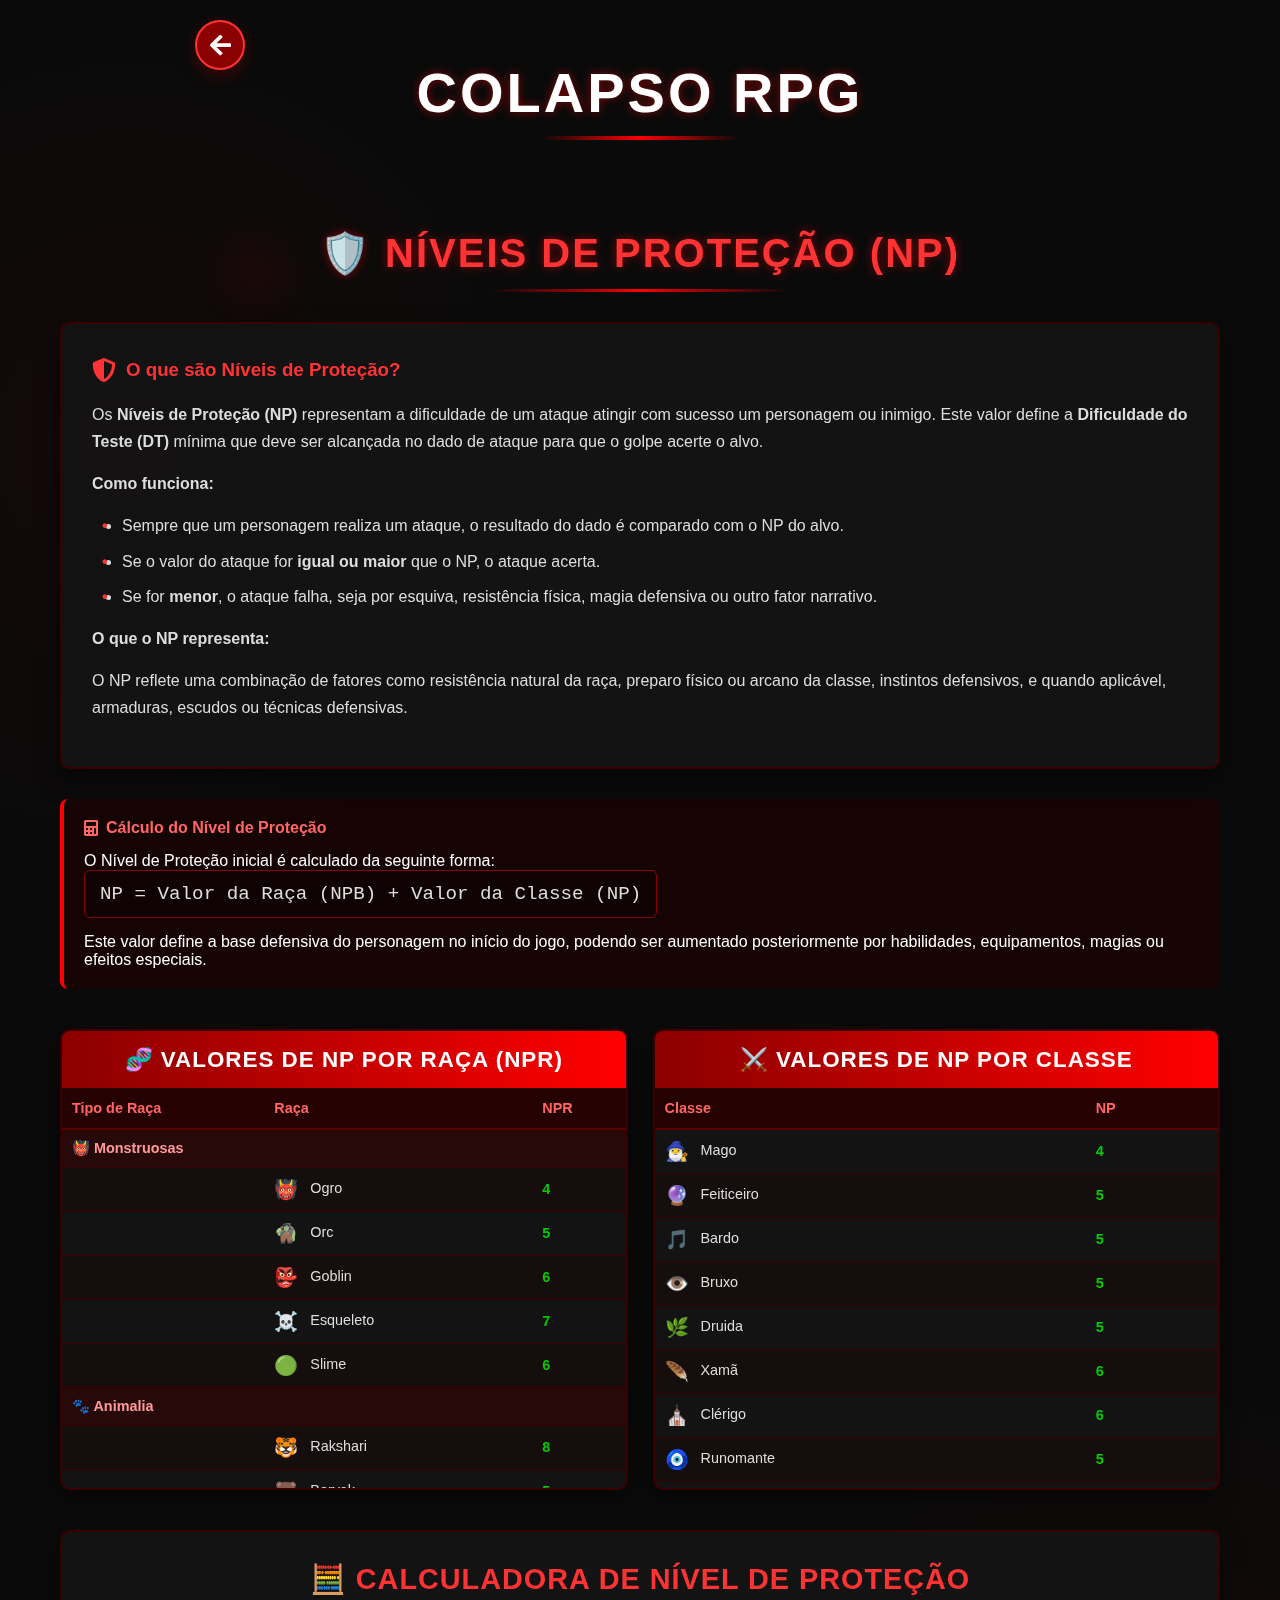
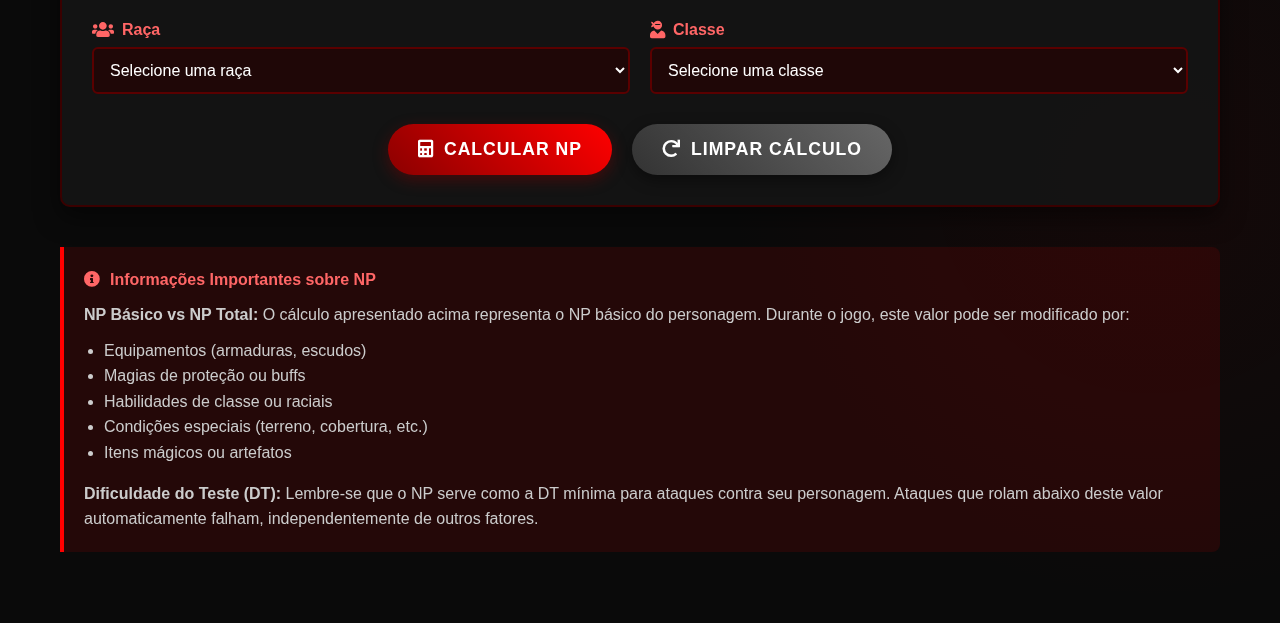
<file: sistema/essencial/NP.html>
<!DOCTYPE html>
<html lang="pt-br">
<head>
    <meta charset="UTF-8">
    <meta name="viewport" content="width=device-width, initial-scale=1.0">
    <link rel="stylesheet" href="https://cdnjs.cloudflare.com/ajax/libs/font-awesome/5.15.3/css/all.min.css">
    <link rel="stylesheet" href="/style/sistema.css">
    <title>Níveis de Proteção (NP) - Colapso RPG</title>
    <style>
        /* Estilos específicos para a página NP */
        .np-container {
            max-width: 1200px;
            margin: 0 auto;
            padding: 20px;
            position: relative;
        }

        .titulo-pagina {
            text-align: center;
            color: #ff3333;
            font-size: 2.5rem;
            margin: 30px 0 20px 0;
            text-transform: uppercase;
            letter-spacing: 2px;
            text-shadow: 0 0 10px rgba(255, 0, 0, 0.5);
            position: relative;
            padding-bottom: 15px;
        }

        .titulo-pagina::after {
            content: '';
            position: absolute;
            bottom: 0;
            left: 50%;
            transform: translateX(-50%);
            width: 300px;
            height: 3px;
            background: linear-gradient(90deg, transparent, #ff0000, transparent);
        }

        /* Introdução */
        .introducao-np {
            background-color: rgba(20, 20, 20, 0.9);
            border-radius: 10px;
            padding: 30px;
            margin: 30px 0;
            border: 2px solid #3a0000;
            box-shadow: 0 10px 25px rgba(0, 0, 0, 0.5);
            color: #dddddd;
            line-height: 1.7;
        }

        .introducao-np h3 {
            color: #ff3333;
            margin-bottom: 15px;
            display: flex;
            align-items: center;
            gap: 10px;
        }

        .introducao-np h3 i {
            font-size: 1.5rem;
        }

        .introducao-np p {
            margin-bottom: 15px;
        }

        .introducao-np ul {
            margin: 15px 0 15px 30px;
        }

        .introducao-np li {
            margin-bottom: 8px;
            position: relative;
        }

        .introducao-np li::before {
            content: '•';
            color: #ff3333;
            font-weight: bold;
            position: absolute;
            left: -20px;
        }

        /* Fórmula */
        .formula-np {
            background-color: rgba(30, 0, 0, 0.6);
            border-radius: 8px;
            padding: 20px;
            margin: 25px 0;
            border-left: 4px solid #ff0000;
        }

        .formula-np h4 {
            color: #ff6666;
            margin-bottom: 15px;
            display: flex;
            align-items: center;
            gap: 8px;
        }

        .formula-equacao {
            color: #dddddd;
            font-family: monospace;
            font-size: 1.2rem;
            background-color: rgba(0, 0, 0, 0.3);
            padding: 12px 15px;
            border-radius: 6px;
            display: inline-block;
            border: 1px solid #8b0000;
        }

        /* Tabelas */
        .tabelas-container {
            display: grid;
            grid-template-columns: repeat(auto-fit, minmax(350px, 1fr));
            gap: 25px;
            margin: 40px 0;
        }

        .tabela-wrapper {
            background-color: rgba(20, 20, 20, 0.95);
            border-radius: 10px;
            overflow: hidden;
            border: 2px solid #3a0000;
            box-shadow: 0 8px 20px rgba(0, 0, 0, 0.5);
        }

        .tabela-titulo {
            background: linear-gradient(90deg, #8b0000, #ff0000);
            color: white;
            padding: 15px;
            text-align: center;
            font-size: 1.4rem;
            font-weight: bold;
            text-transform: uppercase;
            letter-spacing: 1px;
        }

        .tabela-conteudo {
            max-height: 400px;
            overflow-y: auto;
        }

        table {
            width: 100%;
            border-collapse: collapse;
        }

        thead {
            background-color: rgba(40, 0, 0, 0.9);
            position: sticky;
            top: 0;
        }

        th {
            color: #ff6666;
            padding: 12px 10px;
            text-align: left;
            font-weight: bold;
            border-bottom: 2px solid #5a0000;
            font-size: 0.9rem;
        }

        td {
            padding: 10px;
            border-bottom: 1px solid #3a0000;
            color: #dddddd;
            font-size: 0.9rem;
        }

        tr:nth-child(even) {
            background-color: rgba(30, 0, 0, 0.3);
        }

        tr:hover {
            background-color: rgba(50, 0, 0, 0.5);
        }

        .raca-icone, .classe-icone {
            font-size: 1.2rem;
            margin-right: 8px;
            vertical-align: middle;
        }

        .tipo-raca {
            background-color: rgba(60, 0, 0, 0.5);
            font-weight: bold;
            color: #ff9999;
        }

        .valor-np {
            font-weight: bold;
            color: #00cc00;
        }

        /* Calculadora */
        .calculadora-container {
            background-color: rgba(20, 20, 20, 0.95);
            border-radius: 10px;
            padding: 30px;
            margin: 40px 0;
            border: 2px solid #3a0000;
            box-shadow: 0 10px 25px rgba(0, 0, 0, 0.5);
        }

        .calculadora-titulo {
            color: #ff3333;
            text-align: center;
            font-size: 1.8rem;
            margin-bottom: 25px;
            text-transform: uppercase;
            letter-spacing: 1px;
        }

        /* Formulário da calculadora */
        .form-calculadora {
            display: grid;
            grid-template-columns: repeat(auto-fit, minmax(300px, 1fr));
            gap: 20px;
            margin-bottom: 30px;
        }

        .form-grupo {
            display: flex;
            flex-direction: column;
        }

        .form-grupo label {
            color: #ff6666;
            margin-bottom: 8px;
            font-weight: bold;
            display: flex;
            align-items: center;
            gap: 8px;
        }

        .form-grupo label i {
            font-size: 1.1rem;
        }

        .form-grupo select {
            background-color: rgba(40, 0, 0, 0.6);
            border: 2px solid #5a0000;
            border-radius: 6px;
            padding: 12px;
            color: white;
            font-size: 1rem;
            transition: all 0.3s ease;
        }

        .form-grupo select:focus {
            outline: none;
            border-color: #ff0000;
            box-shadow: 0 0 10px rgba(255, 0, 0, 0.3);
        }

        /* Resultados */
        .resultado-container {
            text-align: center;
            margin-top: 30px;
        }

        .resultado-np {
            background: linear-gradient(45deg, #8b0000, #ff0000);
            border-radius: 10px;
            padding: 30px;
            color: white;
            box-shadow: 0 5px 15px rgba(139, 0, 0, 0.4);
            display: inline-block;
            min-width: 300px;
        }

        .resultado-np h4 {
            margin: 0 0 15px 0;
            font-size: 1.4rem;
            text-transform: uppercase;
            letter-spacing: 1px;
        }

        .resultado-valor {
            font-size: 3.5rem;
            font-weight: bold;
            text-shadow: 0 0 10px rgba(255, 255, 255, 0.3);
            margin-bottom: 10px;
        }

        .resultado-detalhe {
            font-size: 1rem;
            opacity: 0.9;
            background-color: rgba(0, 0, 0, 0.3);
            padding: 8px 12px;
            border-radius: 4px;
            display: inline-block;
        }

        /* Botões */
        .botoes-calculadora {
            display: flex;
            justify-content: center;
            gap: 20px;
            margin-top: 30px;
        }

        .btn-calcular {
            background: linear-gradient(45deg, #8b0000, #ff0000);
            color: white;
            border: none;
            padding: 15px 30px;
            border-radius: 50px;
            font-size: 1.1rem;
            font-weight: bold;
            text-transform: uppercase;
            letter-spacing: 1px;
            cursor: pointer;
            transition: all 0.3s ease;
            display: flex;
            align-items: center;
            gap: 10px;
            box-shadow: 0 5px 15px rgba(139, 0, 0, 0.4);
        }

        .btn-calcular:hover {
            transform: translateY(-3px);
            box-shadow: 0 8px 20px rgba(255, 0, 0, 0.6);
            background: linear-gradient(45deg, #ff0000, #ff6666);
        }

        .btn-reset {
            background: linear-gradient(45deg, #333333, #666666);
            color: white;
            border: none;
            padding: 15px 30px;
            border-radius: 50px;
            font-size: 1.1rem;
            font-weight: bold;
            text-transform: uppercase;
            letter-spacing: 1px;
            cursor: pointer;
            transition: all 0.3s ease;
            display: flex;
            align-items: center;
            gap: 10px;
            box-shadow: 0 5px 15px rgba(0, 0, 0, 0.4);
        }

        .btn-reset:hover {
            transform: translateY(-3px);
            box-shadow: 0 8px 20px rgba(0, 0, 0, 0.6);
            background: linear-gradient(45deg, #666666, #999999);
        }

        /* Botão voltar ajustado */
        .botao-voltar2 {
            position: fixed;
            top: 20px;
            left: 20px;
            z-index: 1000;
            display: flex;
            align-items: center;
            gap: 10px;
        }

        .botao-voltar2 a {
            display: flex;
            align-items: center;
            justify-content: center;
            width: 50px;
            height: 50px;
            background-color: #8b0000;
            border-radius: 50%;
            color: white;
            text-decoration: none;
            font-size: 1.5rem;
            box-shadow: 0 5px 15px rgba(139, 0, 0, 0.4);
            transition: all 0.3s ease;
            border: 2px solid #ff3333;
        }

        .botao-voltar2 a:hover {
            background-color: #ff0000;
            transform: scale(1.1) rotate(-10deg);
            box-shadow: 0 8px 20px rgba(255, 0, 0, 0.6);
        }

        .botao-voltar2 .texto-botao {
            background-color: rgba(20, 20, 20, 0.9);
            color: white;
            padding: 8px 15px;
            border-radius: 20px;
            font-size: 0.9rem;
            font-weight: 600;
            opacity: 0;
            transform: translateX(-20px);
            transition: all 0.3s ease;
            white-space: nowrap;
            border: 1px solid #8b0000;
            pointer-events: none;
        }

        .botao-voltar2:hover .texto-botao {
            opacity: 1;
            transform: translateX(0);
        }

        /* Ajuste do título principal */
        h1 {
            margin-top: 40px !important;
        }

        /* Informações extras */
        .info-extra {
            background-color: rgba(139, 0, 0, 0.2);
            border-left: 4px solid #ff0000;
            padding: 20px;
            margin: 30px 0;
            border-radius: 0 8px 8px 0;
            color: #cccccc;
            line-height: 1.6;
        }

        .info-extra h4 {
            color: #ff6666;
            margin-bottom: 10px;
            display: flex;
            align-items: center;
            gap: 10px;
        }

        /* Responsividade */
        @media (max-width: 992px) {
            .tabelas-container {
                grid-template-columns: 1fr;
            }
            
            .form-calculadora {
                grid-template-columns: 1fr;
            }
        }

        @media (max-width: 768px) {
            .np-container {
                padding: 15px;
            }
            
            .titulo-pagina {
                font-size: 2rem;
                margin-top: 50px;
            }
            
            .introducao-np {
                padding: 20px;
            }
            
            .tabela-wrapper {
                margin-bottom: 20px;
            }
            
            .calculadora-container {
                padding: 20px;
            }
            
            .calculadora-titulo {
                font-size: 1.5rem;
            }
            
            .resultado-np {
                min-width: 250px;
                padding: 25px;
            }
            
            .resultado-valor {
                font-size: 3rem;
            }
            
            .botoes-calculadora {
                flex-direction: column;
                gap: 15px;
            }
            
            .btn-calcular,
            .btn-reset {
                width: 100%;
                justify-content: center;
            }
            
            .botao-voltar2 {
                top: 15px;
                left: 15px;
            }
            
            .botao-voltar2 a {
                width: 45px;
                height: 45px;
                font-size: 1.3rem;
            }
            
            .botao-voltar2 .texto-botao {
                font-size: 0.8rem;
                padding: 6px 12px;
            }
            
            h1 {
                margin-top: 50px !important;
                font-size: 2.5rem;
            }
        }

        @media (max-width: 480px) {
            .titulo-pagina {
                font-size: 1.7rem;
                margin-top: 55px;
            }
            
            .tabela-conteudo {
                max-height: 300px;
            }
            
            th, td {
                padding: 8px 6px;
                font-size: 0.8rem;
            }
            
            .raca-icone, .classe-icone {
                font-size: 1rem;
                margin-right: 5px;
            }
            
            .resultado-valor {
                font-size: 2.5rem;
            }
            
            .botao-voltar2 {
                top: 10px;
                left: 10px;
            }
            
            .botao-voltar2 a {
                width: 40px;
                height: 40px;
                font-size: 1.2rem;
            }
            
            .botao-voltar2 .texto-botao {
                font-size: 0.75rem;
                padding: 5px 10px;
            }
            
            h1 {
                margin-top: 55px !important;
                font-size: 2.2rem;
            }
        }
    </style>
</head>
<body>
    <h1>Colapso RPG</h1>

    <!-- Botão Voltar -->
    <div class="botao-voltar2">
        <div class="texto-botao">Voltar para Sistema</div>
        <a href="/sistema/home.sistema.html" title="Voltar para a página de sistema">
            <i class="fas fa-arrow-left"></i>
        </a>
    </div>

    <div class="np-container">
        <h2 class="titulo-pagina">🛡️ Níveis de Proteção (NP)</h2>
        
        <div class="introducao-np">
            <h3><i class="fas fa-shield-alt"></i> O que são Níveis de Proteção?</h3>
            <p>Os <strong>Níveis de Proteção (NP)</strong> representam a dificuldade de um ataque atingir com sucesso um personagem ou inimigo. Este valor define a <strong>Dificuldade do Teste (DT)</strong> mínima que deve ser alcançada no dado de ataque para que o golpe acerte o alvo.</p>
            
            <p><strong>Como funciona:</strong></p>
            <ul>
                <li>Sempre que um personagem realiza um ataque, o resultado do dado é comparado com o NP do alvo.</li>
                <li>Se o valor do ataque for <strong>igual ou maior</strong> que o NP, o ataque acerta.</li>
                <li>Se for <strong>menor</strong>, o ataque falha, seja por esquiva, resistência física, magia defensiva ou outro fator narrativo.</li>
            </ul>
            
            <p><strong>O que o NP representa:</strong></p>
            <p>O NP reflete uma combinação de fatores como resistência natural da raça, preparo físico ou arcano da classe, instintos defensivos, e quando aplicável, armaduras, escudos ou técnicas defensivas.</p>
        </div>

        <!-- Fórmula -->
        <div class="formula-np">
            <h4><i class="fas fa-calculator"></i> Cálculo do Nível de Proteção</h4>
            <p>O Nível de Proteção inicial é calculado da seguinte forma:</p>
            <div class="formula-equacao">
                NP = Valor da Raça (NPB) + Valor da Classe (NP)
            </div>
            <p style="margin-top: 15px;">Este valor define a base defensiva do personagem no início do jogo, podendo ser aumentado posteriormente por habilidades, equipamentos, magias ou efeitos especiais.</p>
        </div>

        <!-- Tabelas -->
        <div class="tabelas-container">
            <!-- Tabela de Raças -->
            <div class="tabela-wrapper">
                <div class="tabela-titulo">🧬 Valores de NP por Raça (NPR)</div>
                <div class="tabela-conteudo">
                    <table>
                        <thead>
                            <tr>
                                <th>Tipo de Raça</th>
                                <th>Raça</th>
                                <th>NPR</th>
                            </tr>
                        </thead>
                        <tbody>
                            <!-- Monstruosas -->
                            <tr><td class="tipo-raca" colspan="3">👹 Monstruosas</td></tr>
                            <tr><td></td><td><span class="raca-icone">👹</span> Ogro</td><td class="valor-np">4</td></tr>
                            <tr><td></td><td><span class="raca-icone">🧌</span> Orc</td><td class="valor-np">5</td></tr>
                            <tr><td></td><td><span class="raca-icone">👺</span> Goblin</td><td class="valor-np">6</td></tr>
                            <tr><td></td><td><span class="raca-icone">☠️</span> Esqueleto</td><td class="valor-np">7</td></tr>
                            <tr><td></td><td><span class="raca-icone">🟢</span> Slime</td><td class="valor-np">6</td></tr>
                            
                            <!-- Animalia -->
                            <tr><td class="tipo-raca" colspan="3">🐾 Animalia</td></tr>
                            <tr><td></td><td><span class="raca-icone">🐯</span> Rakshari</td><td class="valor-np">8</td></tr>
                            <tr><td></td><td><span class="raca-icone">🐻</span> Borvak</td><td class="valor-np">5</td></tr>
                            <tr><td></td><td><span class="raca-icone">🐺</span> Wargan</td><td class="valor-np">6</td></tr>
                            <tr><td></td><td><span class="raca-icone">🐂</span> Minotauro</td><td class="valor-np">6</td></tr>
                            <tr><td></td><td><span class="raca-icone">🐭</span> Ratfolk</td><td class="valor-np">7</td></tr>
                            <tr><td></td><td><span class="raca-icone">🐢</span> Drocoquelons</td><td class="valor-np">5</td></tr>
                            <tr><td></td><td><span class="raca-icone">🦗</span> Thri-kreen</td><td class="valor-np">6</td></tr>
                            <tr><td></td><td><span class="raca-icone">🐦‍⬛</span> Aarakocra</td><td class="valor-np">6</td></tr>
                            <tr><td></td><td><span class="raca-icone">🐸</span> Bufonidae</td><td class="valor-np">7</td></tr>
                            <tr><td></td><td><span class="raca-icone">🐘</span> Loxodonte</td><td class="valor-np">4</td></tr>
                            <tr><td></td><td><span class="raca-icone">🦁</span> Leonim</td><td class="valor-np">6</td></tr>
                            
                            <!-- Míticas -->
                            <tr><td class="tipo-raca" colspan="3">✨ Míticas</td></tr>
                            <tr><td></td><td><span class="raca-icone">🧍</span> Humano</td><td class="valor-np">6</td></tr>
                            <tr><td></td><td><span class="raca-icone">🔥</span> Elemental</td><td class="valor-np">5</td></tr>
                            <tr><td></td><td><span class="raca-icone">🩸</span> Vampiro</td><td class="valor-np">6</td></tr>
                            <tr><td></td><td><span class="raca-icone">🐉</span> Draconato</td><td class="valor-np">6</td></tr>
                            <tr><td></td><td><span class="raca-icone">🌿</span> Elfo</td><td class="valor-np">6</td></tr>
                            <tr><td></td><td><span class="raca-icone">⏳</span> Aeonyx</td><td class="valor-np">6</td></tr>
                            <tr><td></td><td><span class="raca-icone">😈</span> Inferi</td><td class="valor-np">6</td></tr>
                            <tr><td></td><td><span class="raca-icone">⛏️</span> Anão</td><td class="valor-np">6</td></tr>
                        </tbody>
                    </table>
                </div>
            </div>

            <!-- Tabela de Classes -->
            <div class="tabela-wrapper">
                <div class="tabela-titulo">⚔️ Valores de NP por Classe</div>
                <div class="tabela-conteudo">
                    <table>
                        <thead>
                            <tr>
                                <th>Classe</th>
                                <th>NP</th>
                            </tr>
                        </thead>
                        <tbody>
                            <tr><td><span class="classe-icone">🧙‍♂️</span> Mago</td><td class="valor-np">4</td></tr>
                            <tr><td><span class="classe-icone">🔮</span> Feiticeiro</td><td class="valor-np">5</td></tr>
                            <tr><td><span class="classe-icone">🎵</span> Bardo</td><td class="valor-np">5</td></tr>
                            <tr><td><span class="classe-icone">👁️</span> Bruxo</td><td class="valor-np">5</td></tr>
                            <tr><td><span class="classe-icone">🌿</span> Druida</td><td class="valor-np">5</td></tr>
                            <tr><td><span class="classe-icone">🪶</span> Xamã</td><td class="valor-np">6</td></tr>
                            <tr><td><span class="classe-icone">⛪</span> Clérigo</td><td class="valor-np">6</td></tr>
                            <tr><td><span class="classe-icone">🧿</span> Runomante</td><td class="valor-np">5</td></tr>
                            <tr><td><span class="classe-icone">⚙️</span> Artificer</td><td class="valor-np">6</td></tr>
                            <tr><td><span class="classe-icone">🧪</span> Alquimista</td><td class="valor-np">5</td></tr>
                            <tr><td><span class="classe-icone">🏹</span> Ranger</td><td class="valor-np">7</td></tr>
                            <tr><td><span class="classe-icone">⚔️</span> Guerreiro</td><td class="valor-np">8</td></tr>
                            <tr><td><span class="classe-icone">🛡️</span> Paladino</td><td class="valor-np">8</td></tr>
                            <tr><td><span class="classe-icone">😠</span> Bárbaro</td><td class="valor-np">8</td></tr>
                            <tr><td><span class="classe-icone">🗡️</span> Ladino</td><td class="valor-np">7</td></tr>
                            <tr><td><span class="classe-icone">🥋</span> Monge</td><td class="valor-np">7</td></tr>
                        </tbody>
                    </table>
                </div>
            </div>
        </div>

        <!-- Calculadora de NP -->
        <div class="calculadora-container">
            <h3 class="calculadora-titulo">🧮 Calculadora de Nível de Proteção</h3>
            
            <form id="calculadora-form" class="form-calculadora">
                <!-- Raça -->
                <div class="form-grupo">
                    <label for="raca"><i class="fas fa-users"></i> Raça</label>
                    <select id="raca" name="raca" required>
                        <option value="" disabled selected>Selecione uma raça</option>
                        <option value="ogro">👹 Ogro (NPB: 4)</option>
                        <option value="orc">🧌 Orc (NPB: 5)</option>
                        <option value="goblin">👺 Goblin (NPB: 6)</option>
                        <option value="esqueleto">☠️ Esqueleto (NPB: 7)</option>
                        <option value="slime">🟢 Slime (NPB: 6)</option>
                        <option value="rakshari">🐯 Rakshari (NPB: 8)</option>
                        <option value="borvak">🐻 Borvak (NPB: 5)</option>
                        <option value="wargan">🐺 Wargan (NPB: 6)</option>
                        <option value="minotauro">🐂 Minotauro (NPB: 6)</option>
                        <option value="ratfolk">🐭 Ratfolk (NPB: 7)</option>
                        <option value="drocoquelons">🐢 Drocoquelons (NPB: 5)</option>
                        <option value="thrikreen">🦗 Thri-kreen (NPB: 6)</option>
                        <option value="aarakocra">🐦‍⬛ Aarakocra (NPB: 6)</option>
                        <option value="bufonidae">🐸 Bufonidae (NPB: 7)</option>
                        <option value="loxodonte">🐘 Loxodonte (NPB: 4)</option>
                        <option value="leonim">🦁 Leonim (NPB: 6)</option>
                        <option value="humano">🧍 Humano (NPB: 6)</option>
                        <option value="elemental">🔥 Elemental (NPB: 5)</option>
                        <option value="vampiro">🩸 Vampiro (NPB: 6)</option>
                        <option value="draconato">🐉 Draconato (NPB: 6)</option>
                        <option value="elfo">🌿 Elfo (NPB: 6)</option>
                        <option value="aeonyx">⏳ Aeonyx (NPB: 6)</option>
                        <option value="inferi">😈 Inferi (NPB: 6)</option>
                        <option value="anao">⛏️ Anão (NPB: 6)</option>
                    </select>
                </div>
                
                <!-- Classe -->
                <div class="form-grupo">
                    <label for="classe"><i class="fas fa-user-ninja"></i> Classe</label>
                    <select id="classe" name="classe" required>
                        <option value="" disabled selected>Selecione uma classe</option>
                        <option value="mago">🧙‍♂️ Mago (NP: 4)</option>
                        <option value="feiticeiro">🔮 Feiticeiro (NP: 5)</option>
                        <option value="bardo">🎵 Bardo (NP: 5)</option>
                        <option value="bruxo">👁️ Bruxo (NP: 5)</option>
                        <option value="druida">🌿 Druida (NP: 5)</option>
                        <option value="xama">🪶 Xamã (NP: 6)</option>
                        <option value="clerigo">⛪ Clérigo (NP: 6)</option>
                        <option value="runomante">🧿 Runomante (NP: 5)</option>
                        <option value="artificer">⚙️ Artificer (NP: 6)</option>
                        <option value="alquimista">🧪 Alquimista (NP: 5)</option>
                        <option value="ranger">🏹 Ranger (NP: 7)</option>
                        <option value="guerreiro">⚔️ Guerreiro (NP: 8)</option>
                        <option value="paladino">🛡️ Paladino (NP: 8)</option>
                        <option value="barbaro">😠 Bárbaro (NP: 8)</option>
                        <option value="ladino">🗡️ Ladino (NP: 7)</option>
                        <option value="monje">🥋 Monge (NP: 7)</option>
                    </select>
                </div>
            </form>
            
            <div class="botoes-calculadora">
                <button type="button" id="btn-calcular" class="btn-calcular">
                    <i class="fas fa-calculator"></i> Calcular NP
                </button>
                <button type="button" id="btn-reset" class="btn-reset">
                    <i class="fas fa-redo"></i> Limpar Cálculo
                </button>
            </div>
            
            <!-- Resultados -->
            <div class="resultado-container" id="resultados" style="display: none;">
                <div class="resultado-np">
                    <h4>Nível de Proteção Final</h4>
                    <div class="resultado-valor" id="resultado-np">0</div>
                    <div class="resultado-detalhe" id="detalhe-np"></div>
                </div>
            </div>
        </div>

        <!-- Informações extras -->
        <div class="info-extra">
            <h4><i class="fas fa-info-circle"></i> Informações Importantes sobre NP</h4>
            <p><strong>NP Básico vs NP Total:</strong> O cálculo apresentado acima representa o NP básico do personagem. Durante o jogo, este valor pode ser modificado por:</p>
            <ul style="margin-left: 20px; margin-top: 10px;">
                <li>Equipamentos (armaduras, escudos)</li>
                <li>Magias de proteção ou buffs</li>
                <li>Habilidades de classe ou raciais</li>
                <li>Condições especiais (terreno, cobertura, etc.)</li>
                <li>Itens mágicos ou artefatos</li>
            </ul>
            <p style="margin-top: 15px;"><strong>Dificuldade do Teste (DT):</strong> Lembre-se que o NP serve como a DT mínima para ataques contra seu personagem. Ataques que rolam abaixo deste valor automaticamente falham, independentemente de outros fatores.</p>
        </div>
    </div>

    <script>
        // Dados das raças (NPB)
        const racas = {
            ogro: { npb: 4, nome: "👹 Ogro" },
            orc: { npb: 5, nome: "🧌 Orc" },
            goblin: { npb: 6, nome: "👺 Goblin" },
            esqueleto: { npb: 7, nome: "☠️ Esqueleto" },
            slime: { npb: 6, nome: "🟢 Slime" },
            rakshari: { npb: 8, nome: "🐯 Rakshari" },
            borvak: { npb: 5, nome: "🐻 Borvak" },
            wargan: { npb: 6, nome: "🐺 Wargan" },
            minotauro: { npb: 6, nome: "🐂 Minotauro" },
            ratfolk: { npb: 7, nome: "🐭 Ratfolk" },
            drocoquelons: { npb: 5, nome: "🐢 Drocoquelons" },
            thrikreen: { npb: 6, nome: "🦗 Thri-kreen" },
            aarakocra: { npb: 6, nome: "🐦‍⬛ Aarakocra" },
            bufonidae: { npb: 7, nome: "🐸 Bufonidae" },
            loxodonte: { npb: 4, nome: "🐘 Loxodonte" },
            leonim: { npb: 6, nome: "🦁 Leonim" },
            humano: { npb: 6, nome: "🧍 Humano" },
            elemental: { npb: 5, nome: "🔥 Elemental" },
            vampiro: { npb: 6, nome: "🩸 Vampiro" },
            draconato: { npb: 6, nome: "🐉 Draconato" },
            elfo: { npb: 6, nome: "🌿 Elfo" },
            aeonyx: { npb: 6, nome: "⏳ Aeonyx" },
            inferi: { npb: 6, nome: "😈 Inferi" },
            anao: { npb: 6, nome: "⛏️ Anão" }
            };

                // Dados das classes (NP)
    const classes = {
        mago: { np: 4, nome: "🧙‍♂️ Mago" },
        feiticeiro: { np: 5, nome: "🔮 Feiticeiro" },
        bardo: { np: 5, nome: "🎵 Bardo" },
        bruxo: { np: 5, nome: "👁️ Bruxo" },
        druida: { np: 5, nome: "🌿 Druida" },
        xama: { np: 6, nome: "🪶 Xamã" },
        clerigo: { np: 6, nome: "⛪ Clérigo" },
        runomante: { np: 5, nome: "🧿 Runomante" },
        artificer: { np: 6, nome: "⚙️ Artificer" },
        alquimista: { np: 5, nome: "🧪 Alquimista" },
        ranger: { np: 7, nome: "🏹 Ranger" },
        guerreiro: { np: 8, nome: "⚔️ Guerreiro" },
        paladino: { np: 8, nome: "🛡️ Paladino" },
        barbaro: { np: 8, nome: "😠 Bárbaro" },
        ladino: { np: 7, nome: "🗡️ Ladino" },
        monje: { np: 7, nome: "🥋 Monge" }
    };

    // Elementos da calculadora
    const formCalculadora = document.getElementById('calculadora-form');
    const btnCalcular = document.getElementById('btn-calcular');
    const btnReset = document.getElementById('btn-reset');
    const resultadosDiv = document.getElementById('resultados');
    const resultadoNP = document.getElementById('resultado-np');
    const detalheNP = document.getElementById('detalhe-np');

    // Função para calcular NP
    function calcularNP() {
        const racaSelect = document.getElementById('raca');
        const classeSelect = document.getElementById('classe');
        
        if (!racaSelect.value || !classeSelect.value) {
            alert('Por favor, selecione uma raça e uma classe para calcular o NP.');
            return;
        }
        
        const racaSelecionada = racas[racaSelect.value];
        const classeSelecionada = classes[classeSelect.value];
        
        const npTotal = racaSelecionada.npb + classeSelecionada.np;
        
        // Atualizar resultados
        resultadoNP.textContent = npTotal;
        detalheNP.textContent = `${racaSelecionada.nome} (NPB: ${racaSelecionada.npb}) + ${classeSelecionada.nome} (NP: ${classeSelecionada.np})`;
        
        // Mostrar resultados
        resultadosDiv.style.display = 'block';
        
        // Rolagem suave para resultados
        resultadosDiv.scrollIntoView({ behavior: 'smooth', block: 'center' });
    }

    // Função para resetar calculadora
    function resetarCalculadora() {
        formCalculadora.reset();
        resultadosDiv.style.display = 'none';
        
        // Rolagem suave para o topo da calculadora
        document.querySelector('.calculadora-container').scrollIntoView({ behavior: 'smooth' });
    }

    // Função para preencher dinamicamente as opções de raça
    function preencherOpcoesRaca() {
        const racaSelect = document.getElementById('raca');
        Object.keys(racas).forEach(key => {
            const raca = racas[key];
            const option = document.createElement('option');
            option.value = key;
            option.textContent = `${raca.nome} (NPB: ${raca.npb})`;
            racaSelect.appendChild(option);
        });
    }

    // Função para preencher dinamicamente as opções de classe
    function preencherOpcoesClasse() {
        const classeSelect = document.getElementById('classe');
        Object.keys(classes).forEach(key => {
            const classe = classes[key];
            const option = document.createElement('option');
            option.value = key;
            option.textContent = `${classe.nome} (NP: ${classe.np})`;
            classeSelect.appendChild(option);
        });
    }

    // Adicionar eventos
    btnCalcular.addEventListener('click', calcularNP);
    btnReset.addEventListener('click', resetarCalculadora);

    // Evento para calcular com Enter
    formCalculadora.addEventListener('keypress', function(e) {
        if (e.key === 'Enter') {
            e.preventDefault();
            calcularNP();
        }
    });

    // Preencher opções ao carregar a página
    document.addEventListener('DOMContentLoaded', function() {
        preencherOpcoesRaca();
        preencherOpcoesClasse();
    });

    // Efeito de hover para os botões
    const botoes = document.querySelectorAll('.btn-calcular, .btn-reset');
    botoes.forEach(botao => {
        botao.addEventListener('mouseenter', function() {
            this.style.transform = 'translateY(-3px)';
        });
        
        botao.addEventListener('mouseleave', function() {
            this.style.transform = 'translateY(0)';
        });
    });
</script>
</body></html>
</file>
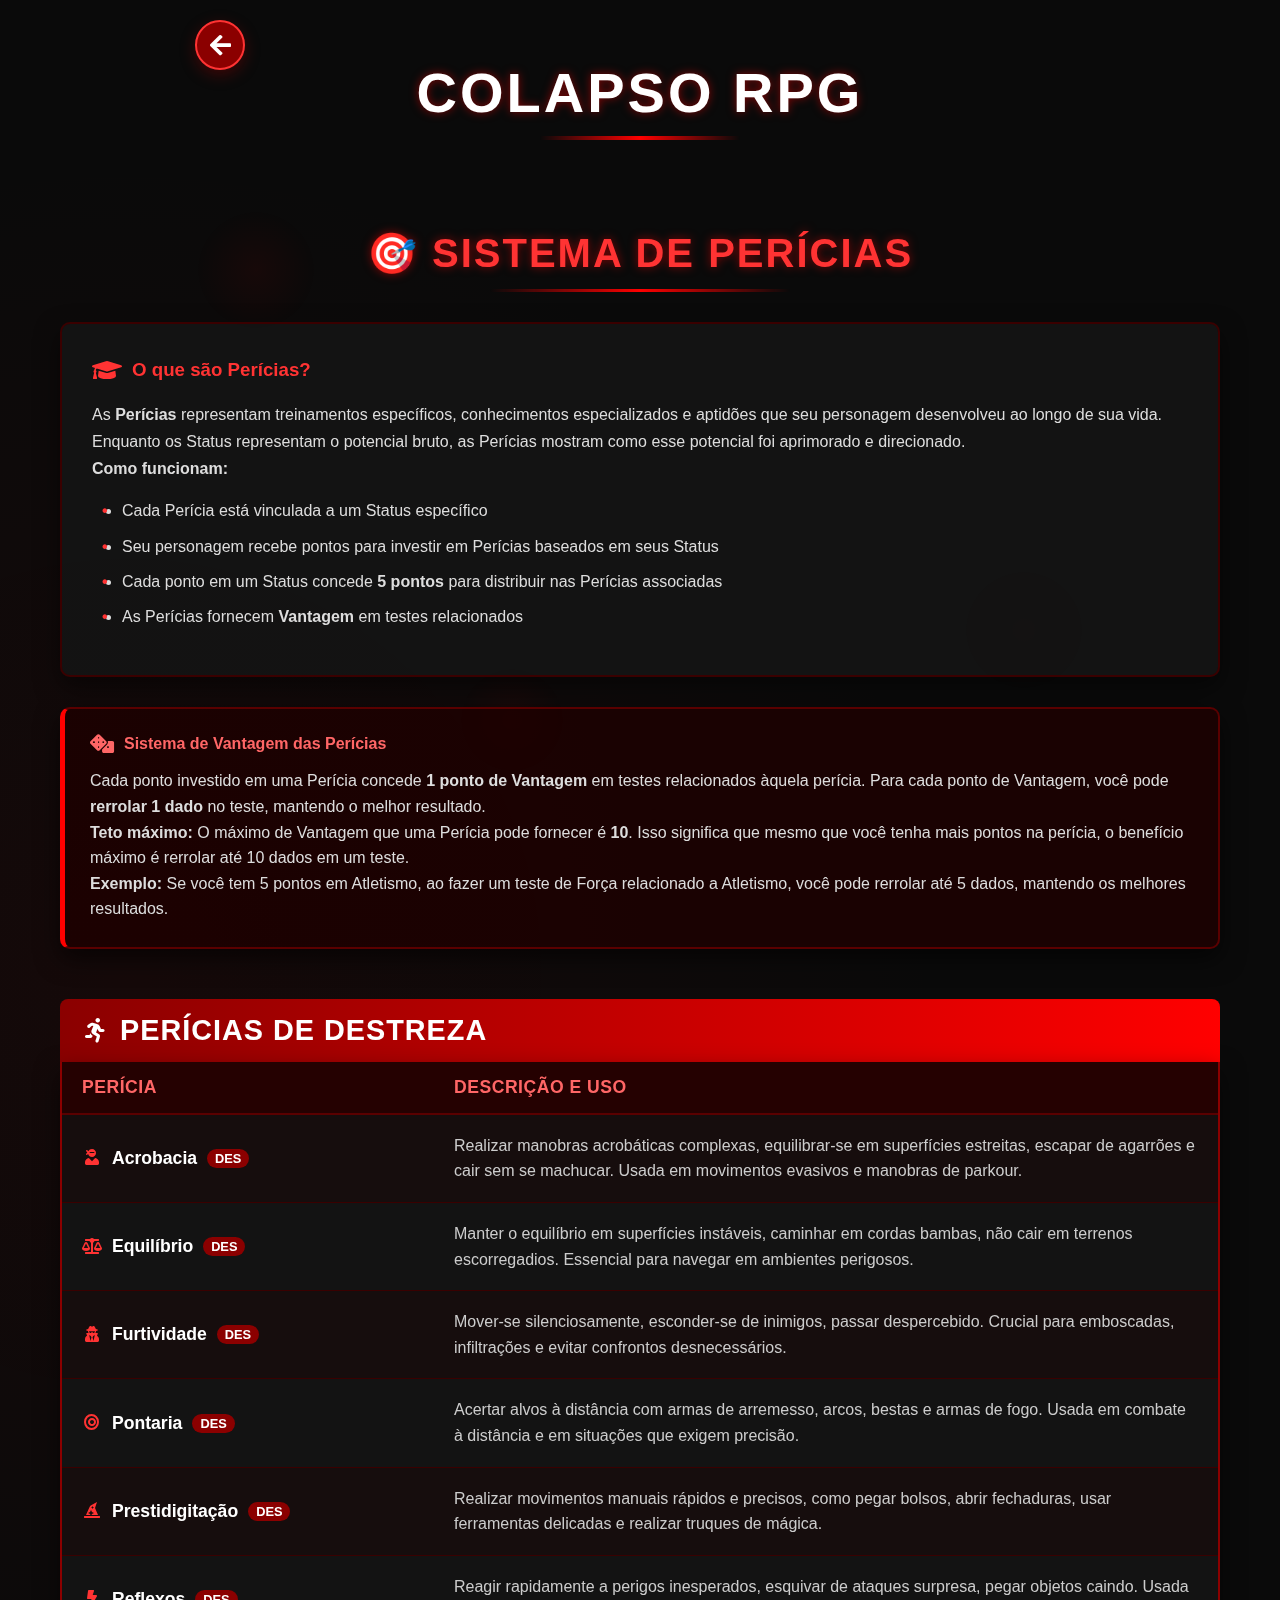
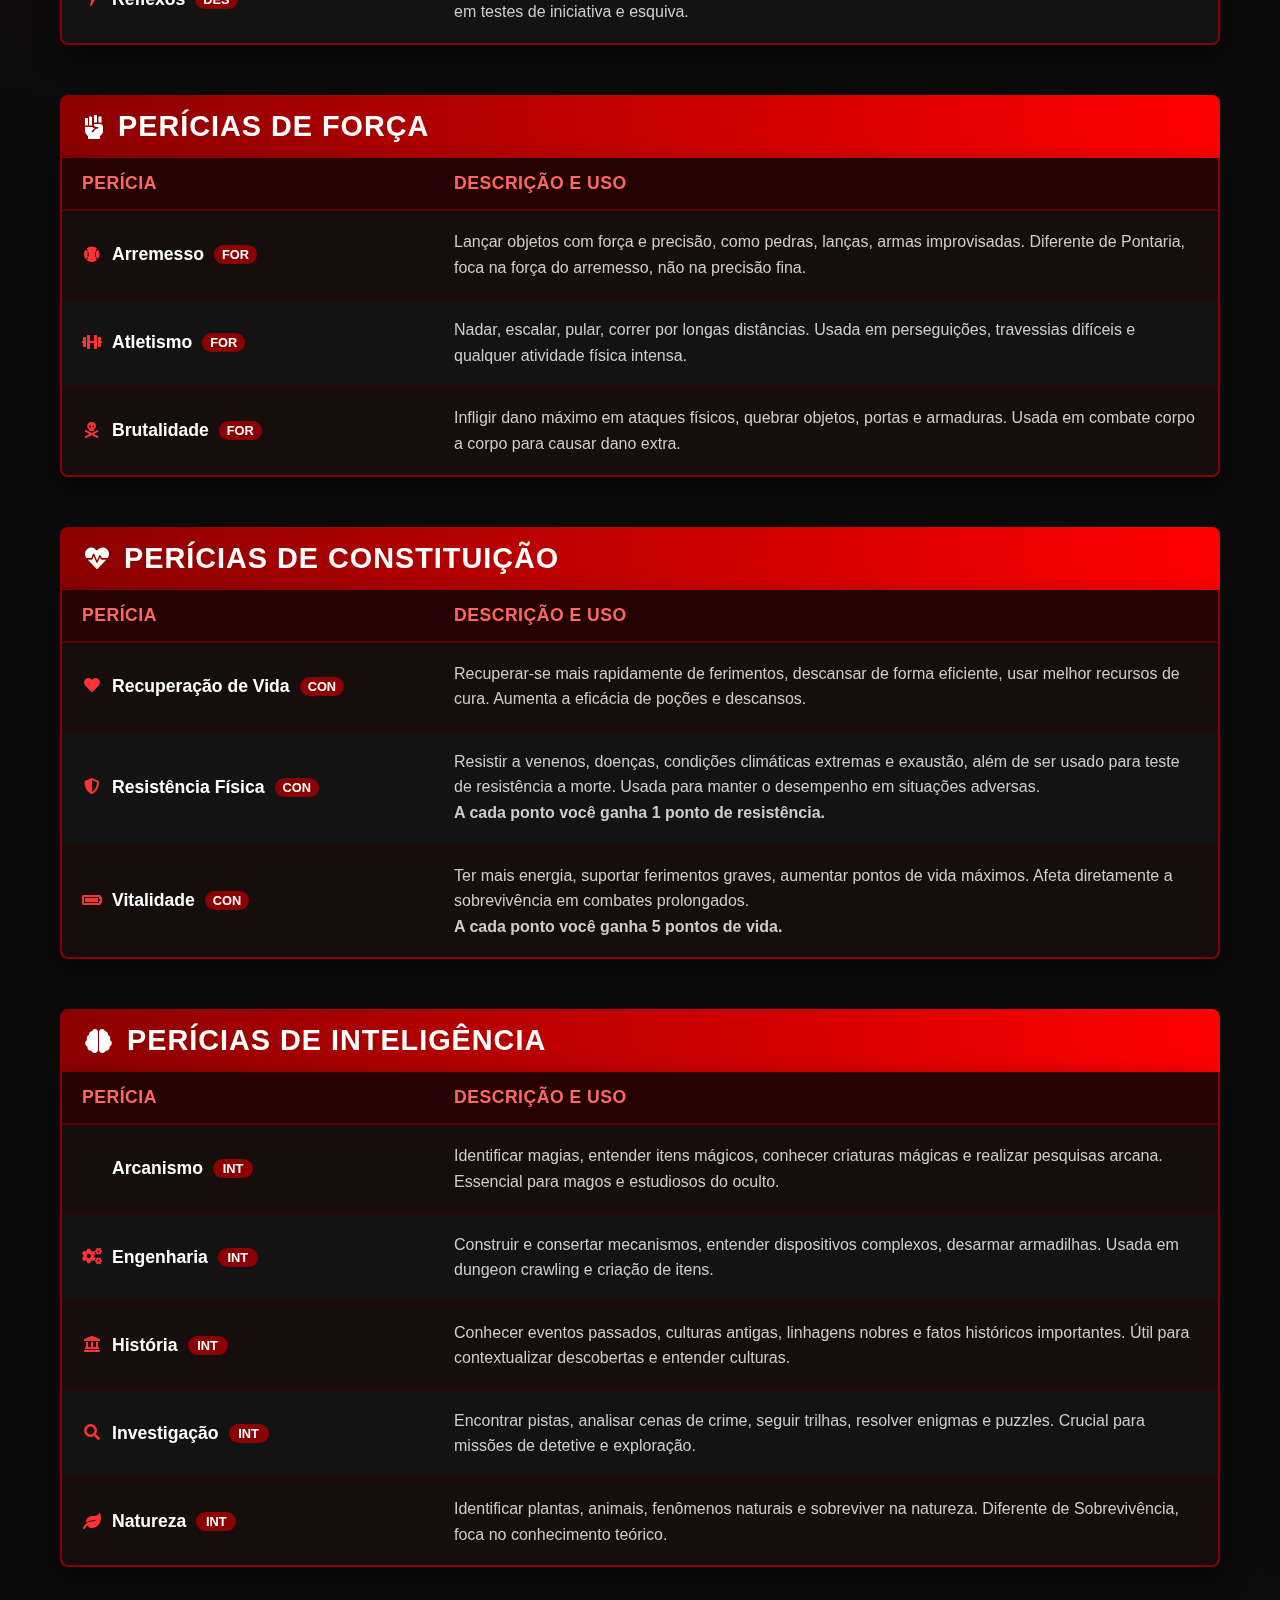
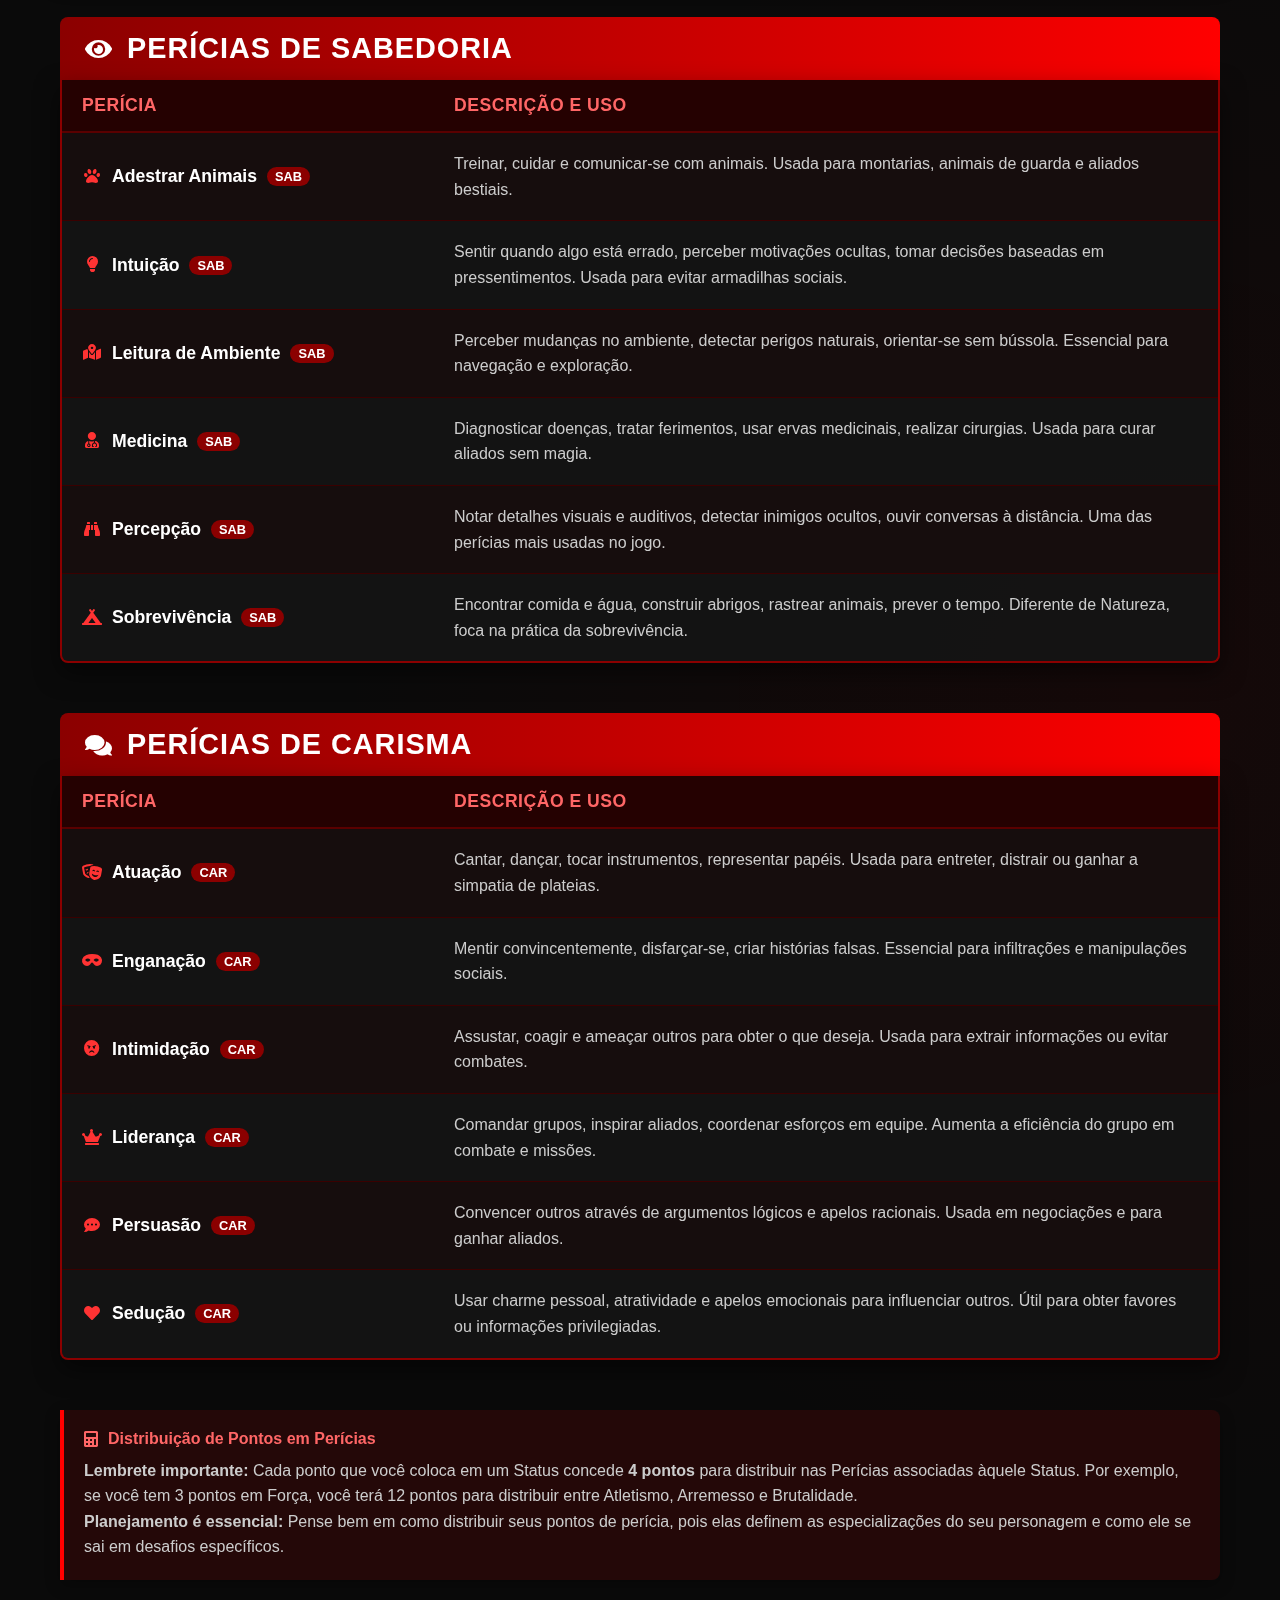
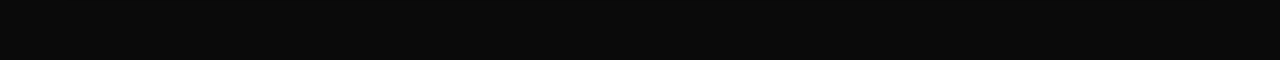
<file: sistema/essencial/pericia.html>
<!DOCTYPE html>
<html lang="pt-br">
<head>
    <meta charset="UTF-8">
    <meta name="viewport" content="width=device-width, initial-scale=1.0">
    <link rel="stylesheet" href="https://cdnjs.cloudflare.com/ajax/libs/font-awesome/5.15.3/css/all.min.css">
    <link rel="stylesheet" href="/style/sistema.css">
    <link rel="icon" href="/assets/icon/Colapso.jpeg" type="image/jpeg">
    <title>Perícias - Colapso RPG</title>
    <style>
        /* Estilos específicos para a página Perícias */
        .pericias-container {
            max-width: 1200px;
            margin: 0 auto;
            padding: 20px;
            position: relative;
        }

        .titulo-pagina {
            text-align: center;
            color: #ff3333;
            font-size: 2.5rem;
            margin: 30px 0 20px 0;
            text-transform: uppercase;
            letter-spacing: 2px;
            text-shadow: 0 0 10px rgba(255, 0, 0, 0.5);
            position: relative;
            padding-bottom: 15px;
        }

        .titulo-pagina::after {
            content: '';
            position: absolute;
            bottom: 0;
            left: 50%;
            transform: translateX(-50%);
            width: 300px;
            height: 3px;
            background: linear-gradient(90deg, transparent, #ff0000, transparent);
        }

        /* Introdução */
        .introducao-pericias {
            background-color: rgba(20, 20, 20, 0.9);
            border-radius: 10px;
            padding: 30px;
            margin: 30px 0;
            border: 2px solid #3a0000;
            box-shadow: 0 10px 25px rgba(0, 0, 0, 0.5);
            color: #dddddd;
            line-height: 1.7;
        }

        .introducao-pericias h3 {
            color: #ff3333;
            margin-bottom: 15px;
            display: flex;
            align-items: center;
            gap: 10px;
        }

        .introducao-pericias h3 i {
            font-size: 1.5rem;
        }

        .introducao-pericias ul {
            margin: 15px 0 15px 30px;
        }

        .introducao-pericias li {
            margin-bottom: 8px;
            position: relative;
        }

        .introducao-pericias li::before {
            content: '•';
            color: #ff3333;
            font-weight: bold;
            position: absolute;
            left: -20px;
        }

        /* Sistema de Vantagem */
        .sistema-vantagem {
            background-color: rgba(30, 0, 0, 0.8);
            border-radius: 10px;
            padding: 25px;
            margin: 30px 0;
            border: 2px solid #5a0000;
            box-shadow: 0 10px 25px rgba(0, 0, 0, 0.6);
            border-left: 5px solid #ff0000;
        }

        .sistema-vantagem h4 {
            color: #ff6666;
            margin-bottom: 15px;
            display: flex;
            align-items: center;
            gap: 10px;
        }

        .sistema-vantagem h4 i {
            font-size: 1.2rem;
        }

        .sistema-vantagem p {
            color: #dddddd;
            line-height: 1.6;
        }

        /* Seções por Status */
        .secao-status {
            margin: 50px 0;
        }

        .cabecalho-status {
            background: linear-gradient(90deg, #8b0000, #ff0000);
            color: white;
            padding: 15px 25px;
            border-radius: 8px 8px 0 0;
            display: flex;
            align-items: center;
            gap: 15px;
            margin-bottom: 0;
        }

        .cabecalho-status i {
            font-size: 1.5rem;
        }

        .cabecalho-status h3 {
            margin: 0;
            font-size: 1.8rem;
            text-transform: uppercase;
            letter-spacing: 1px;
        }

        /* Tabela de Perícias */
        .tabela-pericias {
            width: 100%;
            background-color: rgba(20, 20, 20, 0.95);
            border-radius: 0 0 8px 8px;
            overflow: hidden;
            border: 2px solid #8b0000;
            border-top: none;
            box-shadow: 0 10px 25px rgba(0, 0, 0, 0.5);
        }

        .linha-cabecalho {
            background-color: rgba(40, 0, 0, 0.9);
            display: grid;
            grid-template-columns: 1fr 2fr;
            padding: 15px 20px;
            border-bottom: 2px solid #5a0000;
        }

        .coluna-titulo {
            color: #ff6666;
            font-weight: bold;
            font-size: 1.1rem;
            text-transform: uppercase;
            letter-spacing: 0.5px;
        }

        .linha-pericia {
            display: grid;
            grid-template-columns: 1fr 2fr;
            padding: 18px 20px;
            border-bottom: 1px solid #3a0000;
            transition: all 0.3s ease;
        }

        .linha-pericia:hover {
            background-color: rgba(50, 0, 0, 0.4);
            transform: translateX(5px);
        }

        .linha-pericia:last-child {
            border-bottom: none;
        }

        .linha-pericia:nth-child(even) {
            background-color: rgba(30, 0, 0, 0.3);
        }

        .nome-pericia {
            color: #ffffff;
            font-weight: 600;
            font-size: 1.1rem;
            display: flex;
            align-items: center;
            gap: 10px;
        }

        .nome-pericia .status-abreviacao {
            background-color: #8b0000;
            color: white;
            padding: 2px 8px;
            border-radius: 12px;
            font-size: 0.8rem;
            font-weight: bold;
            min-width: 40px;
            text-align: center;
        }

        .descricao-pericia {
            color: #cccccc;
            line-height: 1.6;
        }

        /* Informação sobre pontos */
        .info-pontos {
            background-color: rgba(139, 0, 0, 0.2);
            border-left: 4px solid #ff0000;
            padding: 20px;
            margin: 40px 0;
            border-radius: 0 8px 8px 0;
            box-shadow: 0 5px 15px rgba(0, 0, 0, 0.3);
        }

        .info-pontos h4 {
            color: #ff6666;
            margin-bottom: 10px;
            display: flex;
            align-items: center;
            gap: 10px;
        }

        .info-pontos p {
            color: #cccccc;
            line-height: 1.6;
        }

        /* Botão voltar ajustado */
        .botao-voltar2 {
            position: fixed;
            top: 20px;
            left: 20px;
            z-index: 1000;
            display: flex;
            align-items: center;
            gap: 10px;
        }

        .botao-voltar2 a {
            display: flex;
            align-items: center;
            justify-content: center;
            width: 50px;
            height: 50px;
            background-color: #8b0000;
            border-radius: 50%;
            color: white;
            text-decoration: none;
            font-size: 1.5rem;
            box-shadow: 0 5px 15px rgba(139, 0, 0, 0.4);
            transition: all 0.3s ease;
            border: 2px solid #ff3333;
        }

        .botao-voltar2 a:hover {
            background-color: #ff0000;
            transform: scale(1.1) rotate(-10deg);
            box-shadow: 0 8px 20px rgba(255, 0, 0, 0.6);
        }

        .botao-voltar2 .texto-botao {
            background-color: rgba(20, 20, 20, 0.9);
            color: white;
            padding: 8px 15px;
            border-radius: 20px;
            font-size: 0.9rem;
            font-weight: 600;
            opacity: 0;
            transform: translateX(-20px);
            transition: all 0.3s ease;
            white-space: nowrap;
            border: 1px solid #8b0000;
            pointer-events: none;
        }

        .botao-voltar2:hover .texto-botao {
            opacity: 1;
            transform: translateX(0);
        }

        /* Ajuste do título principal */
        h1 {
            margin-top: 40px !important;
        }

        /* Ícones para cada tipo de perícia */
        .icone-pericia {
            color: #ff3333;
            font-size: 1rem;
            width: 20px;
            text-align: center;
        }

        /* Responsividade */
        @media (max-width: 768px) {
            .pericias-container {
                padding: 15px;
            }
            
            .titulo-pagina {
                font-size: 2rem;
                margin-top: 50px;
            }
            
            .introducao-pericias,
            .sistema-vantagem,
            .info-pontos {
                padding: 20px;
            }
            
            .cabecalho-status {
                padding: 12px 20px;
            }
            
            .cabecalho-status h3 {
                font-size: 1.5rem;
            }
            
            .linha-pericia {
                grid-template-columns: 1fr;
                gap: 10px;
                padding: 15px;
            }
            
            .linha-cabecalho {
                display: none;
            }
            
            .nome-pericia {
                font-size: 1.2rem;
                padding-bottom: 5px;
                border-bottom: 1px solid #5a0000;
            }
            
            .botao-voltar2 {
                top: 15px;
                left: 15px;
            }
            
            .botao-voltar2 a {
                width: 45px;
                height: 45px;
                font-size: 1.3rem;
            }
            
            .botao-voltar2 .texto-botao {
                font-size: 0.8rem;
                padding: 6px 12px;
            }
            
            h1 {
                margin-top: 50px !important;
                font-size: 2.5rem;
            }
        }

        @media (max-width: 480px) {
            .titulo-pagina {
                font-size: 1.7rem;
                margin-top: 55px;
            }
            
            .cabecalho-status h3 {
                font-size: 1.3rem;
            }
            
            .botao-voltar2 {
                top: 10px;
                left: 10px;
            }
            
            .botao-voltar2 a {
                width: 40px;
                height: 40px;
                font-size: 1.2rem;
            }
            
            .botao-voltar2 .texto-botao {
                font-size: 0.75rem;
                padding: 5px 10px;
            }
            
            h1 {
                margin-top: 55px !important;
                font-size: 2.2rem;
            }
        }
    </style>
</head>
<body>
    <h1>Colapso RPG</h1>

    <!-- Botão Voltar -->
    <div class="botao-voltar2">
        <div class="texto-botao">Voltar para Sistema</div>
        <a href="/sistema/home.sistema.html" title="Voltar para a página de sistema">
            <i class="fas fa-arrow-left"></i>
        </a>
    </div>

    <div class="pericias-container">
        <h2 class="titulo-pagina">🎯 Sistema de Perícias</h2>
        
        <div class="introducao-pericias">
            <h3><i class="fas fa-graduation-cap"></i> O que são Perícias?</h3>
            <p>As <strong>Perícias</strong> representam treinamentos específicos, conhecimentos especializados e aptidões que seu personagem desenvolveu ao longo de sua vida. Enquanto os Status representam o potencial bruto, as Perícias mostram como esse potencial foi aprimorado e direcionado.</p>
            
            <p><strong>Como funcionam:</strong></p>
            <ul>
                <li>Cada Perícia está vinculada a um Status específico</li>
                <li>Seu personagem recebe pontos para investir em Perícias baseados em seus Status</li>
                <li>Cada ponto em um Status concede <strong>5 pontos</strong> para distribuir nas Perícias associadas</li>
                <li>As Perícias fornecem <strong>Vantagem</strong> em testes relacionados</li>
            </ul>
        </div>

        <!-- Sistema de Vantagem -->
        <div class="sistema-vantagem">
            <h4><i class="fas fa-dice"></i> Sistema de Vantagem das Perícias</h4>
            <p>Cada ponto investido em uma Perícia concede <strong>1 ponto de Vantagem</strong> em testes relacionados àquela perícia. Para cada ponto de Vantagem, você pode <strong>rerrolar 1 dado</strong> no teste, mantendo o melhor resultado.</p>
            <p><strong>Teto máximo:</strong> O máximo de Vantagem que uma Perícia pode fornecer é <strong>10</strong>. Isso significa que mesmo que você tenha mais pontos na perícia, o benefício máximo é rerrolar até 10 dados em um teste.</p>
            <p><strong>Exemplo:</strong> Se você tem 5 pontos em Atletismo, ao fazer um teste de Força relacionado a Atletismo, você pode rerrolar até 5 dados, mantendo os melhores resultados.</p>
        </div>

        <!-- PERÍCIAS DE DESTREZA -->
        <div class="secao-status">
            <div class="cabecalho-status">
                <i class="fas fa-running"></i>
                <h3>Perícias de Destreza</h3>
            </div>
            <div class="tabela-pericias">
                <div class="linha-cabecalho">
                    <div class="coluna-titulo">Perícia</div>
                    <div class="coluna-titulo">Descrição e Uso</div>
                </div>
                
                <div class="linha-pericia">
                    <div class="nome-pericia">
                        <span class="icone-pericia"><i class="fas fa-user-ninja"></i></span>
                        Acrobacia <span class="status-abreviacao">DES</span>
                    </div>
                    <div class="descricao-pericia">
                        Realizar manobras acrobáticas complexas, equilibrar-se em superfícies estreitas, escapar de agarrões e cair sem se machucar. Usada em movimentos evasivos e manobras de parkour.
                    </div>
                </div>
                
                <div class="linha-pericia">
                    <div class="nome-pericia">
                        <span class="icone-pericia"><i class="fas fa-balance-scale"></i></span>
                        Equilíbrio <span class="status-abreviacao">DES</span>
                    </div>
                    <div class="descricao-pericia">
                        Manter o equilíbrio em superfícies instáveis, caminhar em cordas bambas, não cair em terrenos escorregadios. Essencial para navegar em ambientes perigosos.
                    </div>
                </div>
                
                <div class="linha-pericia">
                    <div class="nome-pericia">
                        <span class="icone-pericia"><i class="fas fa-user-secret"></i></span>
                        Furtividade <span class="status-abreviacao">DES</span>
                    </div>
                    <div class="descricao-pericia">
                        Mover-se silenciosamente, esconder-se de inimigos, passar despercebido. Crucial para emboscadas, infiltrações e evitar confrontos desnecessários.
                    </div>
                </div>
                
                <div class="linha-pericia">
                    <div class="nome-pericia">
                        <span class="icone-pericia"><i class="fas fa-bullseye"></i></span>
                        Pontaria <span class="status-abreviacao">DES</span>
                    </div>
                    <div class="descricao-pericia">
                        Acertar alvos à distância com armas de arremesso, arcos, bestas e armas de fogo. Usada em combate à distância e em situações que exigem precisão.
                    </div>
                </div>
                
                <div class="linha-pericia">
                    <div class="nome-pericia">
                        <span class="icone-pericia"><i class="fas fa-hat-wizard"></i></span>
                        Prestidigitação <span class="status-abreviacao">DES</span>
                    </div>
                    <div class="descricao-pericia">
                        Realizar movimentos manuais rápidos e precisos, como pegar bolsos, abrir fechaduras, usar ferramentas delicadas e realizar truques de mágica.
                    </div>
                </div>
                
                <div class="linha-pericia">
                    <div class="nome-pericia">
                        <span class="icone-pericia"><i class="fas fa-bolt"></i></span>
                        Reflexos <span class="status-abreviacao">DES</span>
                    </div>
                    <div class="descricao-pericia">
                        Reagir rapidamente a perigos inesperados, esquivar de ataques surpresa, pegar objetos caindo. Usada em testes de iniciativa e esquiva.
                    </div>
                </div>
            </div>
        </div>

        <!-- PERÍCIAS DE FORÇA -->
        <div class="secao-status">
            <div class="cabecalho-status">
                <i class="fas fa-fist-raised"></i>
                <h3>Perícias de Força</h3>
            </div>
            <div class="tabela-pericias">
                <div class="linha-cabecalho">
                    <div class="coluna-titulo">Perícia</div>
                    <div class="coluna-titulo">Descrição e Uso</div>
                </div>
                
                <div class="linha-pericia">
                    <div class="nome-pericia">
                        <span class="icone-pericia"><i class="fas fa-baseball-ball"></i></span>
                        Arremesso <span class="status-abreviacao">FOR</span>
                    </div>
                    <div class="descricao-pericia">
                        Lançar objetos com força e precisão, como pedras, lanças, armas improvisadas. Diferente de Pontaria, foca na força do arremesso, não na precisão fina.
                    </div>
                </div>
                
                <div class="linha-pericia">
                    <div class="nome-pericia">
                        <span class="icone-pericia"><i class="fas fa-dumbbell"></i></span>
                        Atletismo <span class="status-abreviacao">FOR</span>
                    </div>
                    <div class="descricao-pericia">
                        Nadar, escalar, pular, correr por longas distâncias. Usada em perseguições, travessias difíceis e qualquer atividade física intensa.
                    </div>
                </div>
                
                <div class="linha-pericia">
                    <div class="nome-pericia">
                        <span class="icone-pericia"><i class="fas fa-skull-crossbones"></i></span>
                        Brutalidade <span class="status-abreviacao">FOR</span>
                    </div>
                    <div class="descricao-pericia">
                        Infligir dano máximo em ataques físicos, quebrar objetos, portas e armaduras. Usada em combate corpo a corpo para causar dano extra.
                    </div>
                </div>
            </div>
        </div>

        <!-- PERÍCIAS DE CONSTITUIÇÃO -->
        <div class="secao-status">
            <div class="cabecalho-status">
                <i class="fas fa-heartbeat"></i>
                <h3>Perícias de Constituição</h3>
            </div>
            <div class="tabela-pericias">
                <div class="linha-cabecalho">
                    <div class="coluna-titulo">Perícia</div>
                    <div class="coluna-titulo">Descrição e Uso</div>
                </div>
                
                <div class="linha-pericia">
                    <div class="nome-pericia">
                        <span class="icone-pericia"><i class="fas fa-heart"></i></span>
                        Recuperação de Vida <span class="status-abreviacao">CON</span>
                    </div>
                    <div class="descricao-pericia">
                        Recuperar-se mais rapidamente de ferimentos, descansar de forma eficiente, usar melhor recursos de cura. Aumenta a eficácia de poções e descansos.
                    </div>
                </div>
                
                <div class="linha-pericia">
                    <div class="nome-pericia">
                        <span class="icone-pericia"><i class="fas fa-shield-alt"></i></span>
                        Resistência Física <span class="status-abreviacao">CON</span>
                    </div>
                    <div class="descricao-pericia">
                        Resistir a venenos, doenças, condições climáticas extremas e exaustão, além de ser usado para teste de resistência a morte. Usada para manter o desempenho em situações adversas. <br><p style="font-weight: bold;">A cada ponto você ganha 1 ponto de resistência.</p>
                    </div>
                </div>
                
                <div class="linha-pericia">
                    <div class="nome-pericia">
                        <span class="icone-pericia"><i class="fas fa-battery-full"></i></span>
                        Vitalidade <span class="status-abreviacao">CON</span>
                    </div>
                    <div class="descricao-pericia">
                        Ter mais energia, suportar ferimentos graves, aumentar pontos de vida máximos. Afeta diretamente a sobrevivência em combates prolongados. <br><p style="font-weight: bold;">A cada ponto você ganha 5 pontos de vida.</p>
                    </div>
                </div>
            </div>
        </div>

        <!-- PERÍCIAS DE INTELIGÊNCIA -->
        <div class="secao-status">
            <div class="cabecalho-status">
                <i class="fas fa-brain"></i>
                <h3>Perícias de Inteligência</h3>
            </div>
            <div class="tabela-pericias">
                <div class="linha-cabecalho">
                    <div class="coluna-titulo">Perícia</div>
                    <div class="coluna-titulo">Descrição e Uso</div>
                </div>
                
                <div class="linha-pericia">
                    <div class="nome-pericia">
                        <span class="icone-pericia"><i class="fas fa-book-spells"></i></span>
                        Arcanismo <span class="status-abreviacao">INT</span>
                    </div>
                    <div class="descricao-pericia">
                        Identificar magias, entender itens mágicos, conhecer criaturas mágicas e realizar pesquisas arcana. Essencial para magos e estudiosos do oculto.
                    </div>
                </div>
                
                <div class="linha-pericia">
                    <div class="nome-pericia">
                        <span class="icone-pericia"><i class="fas fa-cogs"></i></span>
                        Engenharia <span class="status-abreviacao">INT</span>
                    </div>
                    <div class="descricao-pericia">
                        Construir e consertar mecanismos, entender dispositivos complexos, desarmar armadilhas. Usada em dungeon crawling e criação de itens.
                    </div>
                </div>
                
                <div class="linha-pericia">
                    <div class="nome-pericia">
                        <span class="icone-pericia"><i class="fas fa-landmark"></i></span>
                        História <span class="status-abreviacao">INT</span>
                    </div>
                    <div class="descricao-pericia">
                        Conhecer eventos passados, culturas antigas, linhagens nobres e fatos históricos importantes. Útil para contextualizar descobertas e entender culturas.
                    </div>
                </div>
                
                <div class="linha-pericia">
                    <div class="nome-pericia">
                        <span class="icone-pericia"><i class="fas fa-search"></i></span>
                        Investigação <span class="status-abreviacao">INT</span>
                    </div>
                    <div class="descricao-pericia">
                        Encontrar pistas, analisar cenas de crime, seguir trilhas, resolver enigmas e puzzles. Crucial para missões de detetive e exploração.
                    </div>
                </div>
                
                <div class="linha-pericia">
                    <div class="nome-pericia">
                        <span class="icone-pericia"><i class="fas fa-leaf"></i></span>
                        Natureza <span class="status-abreviacao">INT</span>
                    </div>
                    <div class="descricao-pericia">
                        Identificar plantas, animais, fenômenos naturais e sobreviver na natureza. Diferente de Sobrevivência, foca no conhecimento teórico.
                    </div>
                </div>
            </div>
        </div>

        <!-- PERÍCIAS DE SABEDORIA -->
        <div class="secao-status">
            <div class="cabecalho-status">
                <i class="fas fa-eye"></i>
                <h3>Perícias de Sabedoria</h3>
            </div>
            <div class="tabela-pericias">
                <div class="linha-cabecalho">
                    <div class="coluna-titulo">Perícia</div>
                    <div class="coluna-titulo">Descrição e Uso</div>
                </div>
                
                <div class="linha-pericia">
                    <div class="nome-pericia">
                        <span class="icone-pericia"><i class="fas fa-paw"></i></span>
                        Adestrar Animais <span class="status-abreviacao">SAB</span>
                    </div>
                    <div class="descricao-pericia">
                        Treinar, cuidar e comunicar-se com animais. Usada para montarias, animais de guarda e aliados bestiais.
                    </div>
                </div>
                
                <div class="linha-pericia">
                    <div class="nome-pericia">
                        <span class="icone-pericia"><i class="fas fa-lightbulb"></i></span>
                        Intuição <span class="status-abreviacao">SAB</span>
                    </div>
                    <div class="descricao-pericia">
                        Sentir quando algo está errado, perceber motivações ocultas, tomar decisões baseadas em pressentimentos. Usada para evitar armadilhas sociais.
                    </div>
                </div>
                
                <div class="linha-pericia">
                    <div class="nome-pericia">
                        <span class="icone-pericia"><i class="fas fa-map-marked-alt"></i></span>
                        Leitura de Ambiente <span class="status-abreviacao">SAB</span>
                    </div>
                    <div class="descricao-pericia">
                        Perceber mudanças no ambiente, detectar perigos naturais, orientar-se sem bússola. Essencial para navegação e exploração.
                    </div>
                </div>
                
                <div class="linha-pericia">
                    <div class="nome-pericia">
                        <span class="icone-pericia"><i class="fas fa-user-md"></i></span>
                        Medicina <span class="status-abreviacao">SAB</span>
                    </div>
                    <div class="descricao-pericia">
                        Diagnosticar doenças, tratar ferimentos, usar ervas medicinais, realizar cirurgias. Usada para curar aliados sem magia.
                    </div>
                </div>
                
                <div class="linha-pericia">
                    <div class="nome-pericia">
                        <span class="icone-pericia"><i class="fas fa-binoculars"></i></span>
                        Percepção <span class="status-abreviacao">SAB</span>
                    </div>
                    <div class="descricao-pericia">
                        Notar detalhes visuais e auditivos, detectar inimigos ocultos, ouvir conversas à distância. Uma das perícias mais usadas no jogo.
                    </div>
                </div>
                
                <div class="linha-pericia">
                    <div class="nome-pericia">
                        <span class="icone-pericia"><i class="fas fa-campground"></i></span>
                        Sobrevivência <span class="status-abreviacao">SAB</span>
                    </div>
                    <div class="descricao-pericia">
                        Encontrar comida e água, construir abrigos, rastrear animais, prever o tempo. Diferente de Natureza, foca na prática da sobrevivência.
                    </div>
                </div>
            </div>
        </div>

        <!-- PERÍCIAS DE CARISMA -->
        <div class="secao-status">
            <div class="cabecalho-status">
                <i class="fas fa-comments"></i>
                <h3>Perícias de Carisma</h3>
            </div>
            <div class="tabela-pericias">
                <div class="linha-cabecalho">
                    <div class="coluna-titulo">Perícia</div>
                    <div class="coluna-titulo">Descrição e Uso</div>
                </div>
                
                <div class="linha-pericia">
                    <div class="nome-pericia">
                        <span class="icone-pericia"><i class="fas fa-theater-masks"></i></span>
                        Atuação <span class="status-abreviacao">CAR</span>
                    </div>
                    <div class="descricao-pericia">
                        Cantar, dançar, tocar instrumentos, representar papéis. Usada para entreter, distrair ou ganhar a simpatia de plateias.
                    </div>
                </div>
                
                <div class="linha-pericia">
                    <div class="nome-pericia">
                        <span class="icone-pericia"><i class="fas fa-mask"></i></span>
                        Enganação <span class="status-abreviacao">CAR</span>
                    </div>
                    <div class="descricao-pericia">
                        Mentir convincentemente, disfarçar-se, criar histórias falsas. Essencial para infiltrações e manipulações sociais.
                    </div>
                </div>
                
                <div class="linha-pericia">
                    <div class="nome-pericia">
                        <span class="icone-pericia"><i class="fas fa-angry"></i></span>
                        Intimidação <span class="status-abreviacao">CAR</span>
                    </div>
                    <div class="descricao-pericia">
                        Assustar, coagir e ameaçar outros para obter o que deseja. Usada para extrair informações ou evitar combates.
                    </div>
                </div>
                
                <div class="linha-pericia">
                    <div class="nome-pericia">
                        <span class="icone-pericia"><i class="fas fa-crown"></i></span>
                        Liderança <span class="status-abreviacao">CAR</span>
                    </div>
                    <div class="descricao-pericia">
                        Comandar grupos, inspirar aliados, coordenar esforços em equipe. Aumenta a eficiência do grupo em combate e missões.
                    </div>
                </div>
                
                <div class="linha-pericia">
                    <div class="nome-pericia">
                        <span class="icone-pericia"><i class="fas fa-comment-dots"></i></span>
                        Persuasão <span class="status-abreviacao">CAR</span>
                    </div>
                    <div class="descricao-pericia">
                        Convencer outros através de argumentos lógicos e apelos racionais. Usada em negociações e para ganhar aliados.
                    </div>
                </div>
                
                <div class="linha-pericia">
                    <div class="nome-pericia">
                        <span class="icone-pericia"><i class="fas fa-heart"></i></span>
                        Sedução <span class="status-abreviacao">CAR</span>
                    </div>
                    <div class="descricao-pericia">
                        Usar charme pessoal, atratividade e apelos emocionais para influenciar outros. Útil para obter favores ou informações privilegiadas.
                    </div>
                </div>
            </div>
        </div>

        <!-- Informação sobre pontos -->
        <div class="info-pontos">
            <h4><i class="fas fa-calculator"></i> Distribuição de Pontos em Perícias</h4>
            <p><strong>Lembrete importante:</strong> Cada ponto que você coloca em um Status concede <strong>4 pontos</strong> para distribuir nas Perícias associadas àquele Status. Por exemplo, se você tem 3 pontos em Força, você terá 12 pontos para distribuir entre Atletismo, Arremesso e Brutalidade.</p>
            <p><strong>Planejamento é essencial:</strong> Pense bem em como distribuir seus pontos de perícia, pois elas definem as especializações do seu personagem e como ele se sai em desafios específicos.</p>
        </div>
    </div>

    <script>
        // Adicionar efeito de hover nas linhas
        document.addEventListener('DOMContentLoaded', function() {
            const linhasPericia = document.querySelectorAll('.linha-pericia');
            
            linhasPericia.forEach(linha => {
                linha.addEventListener('mouseenter', function() {
                    const icon = this.querySelector('.icone-pericia i');
                    if (icon) {
                        icon.style.transform = 'scale(1.3)';
                        icon.style.transition = 'transform 0.3s ease';
                        icon.style.color = '#ff6666';
                    }
                });
                
                linha.addEventListener('mouseleave', function() {
                    const icon = this.querySelector('.icone-pericia i');
                    if (icon) {
                        icon.style.transform = 'scale(1)';
                        icon.style.color = '#ff3333';
                    }
                });
            });
        });
    </script>
</body>
</html>
</file>
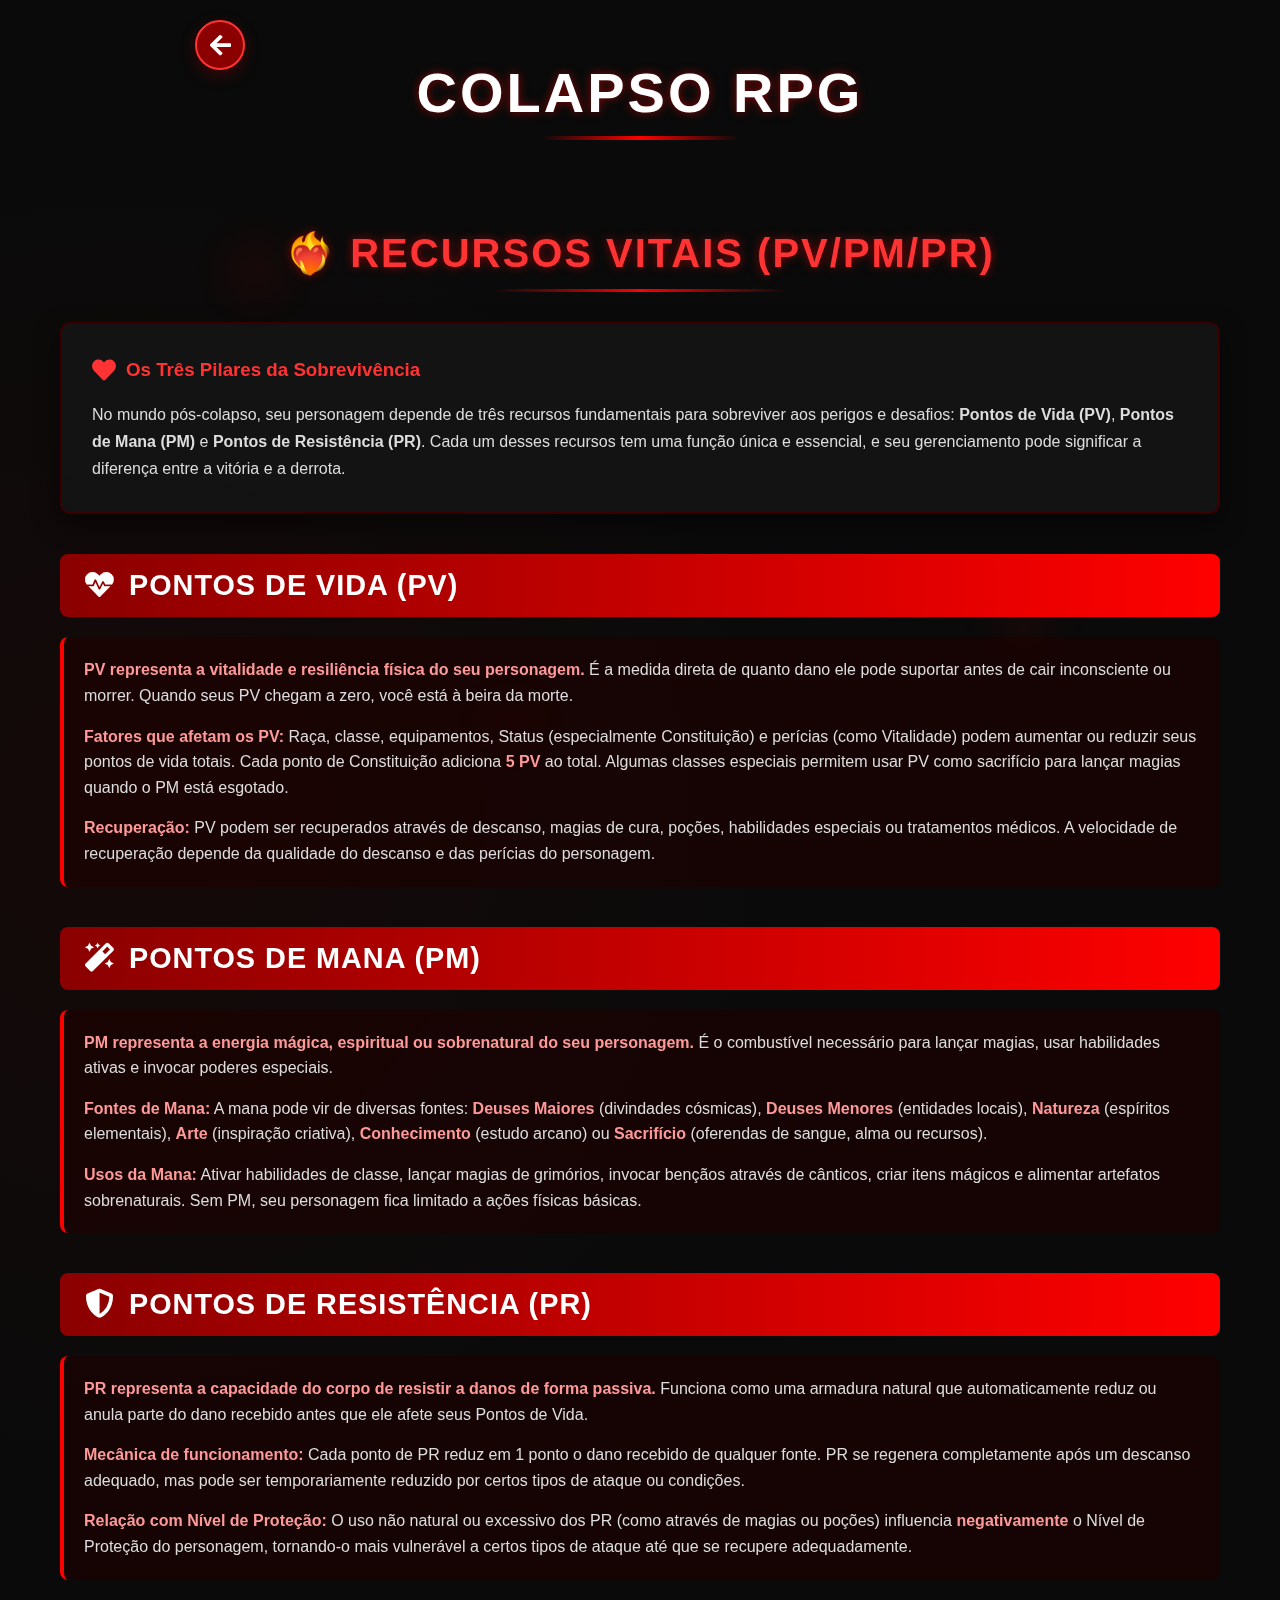
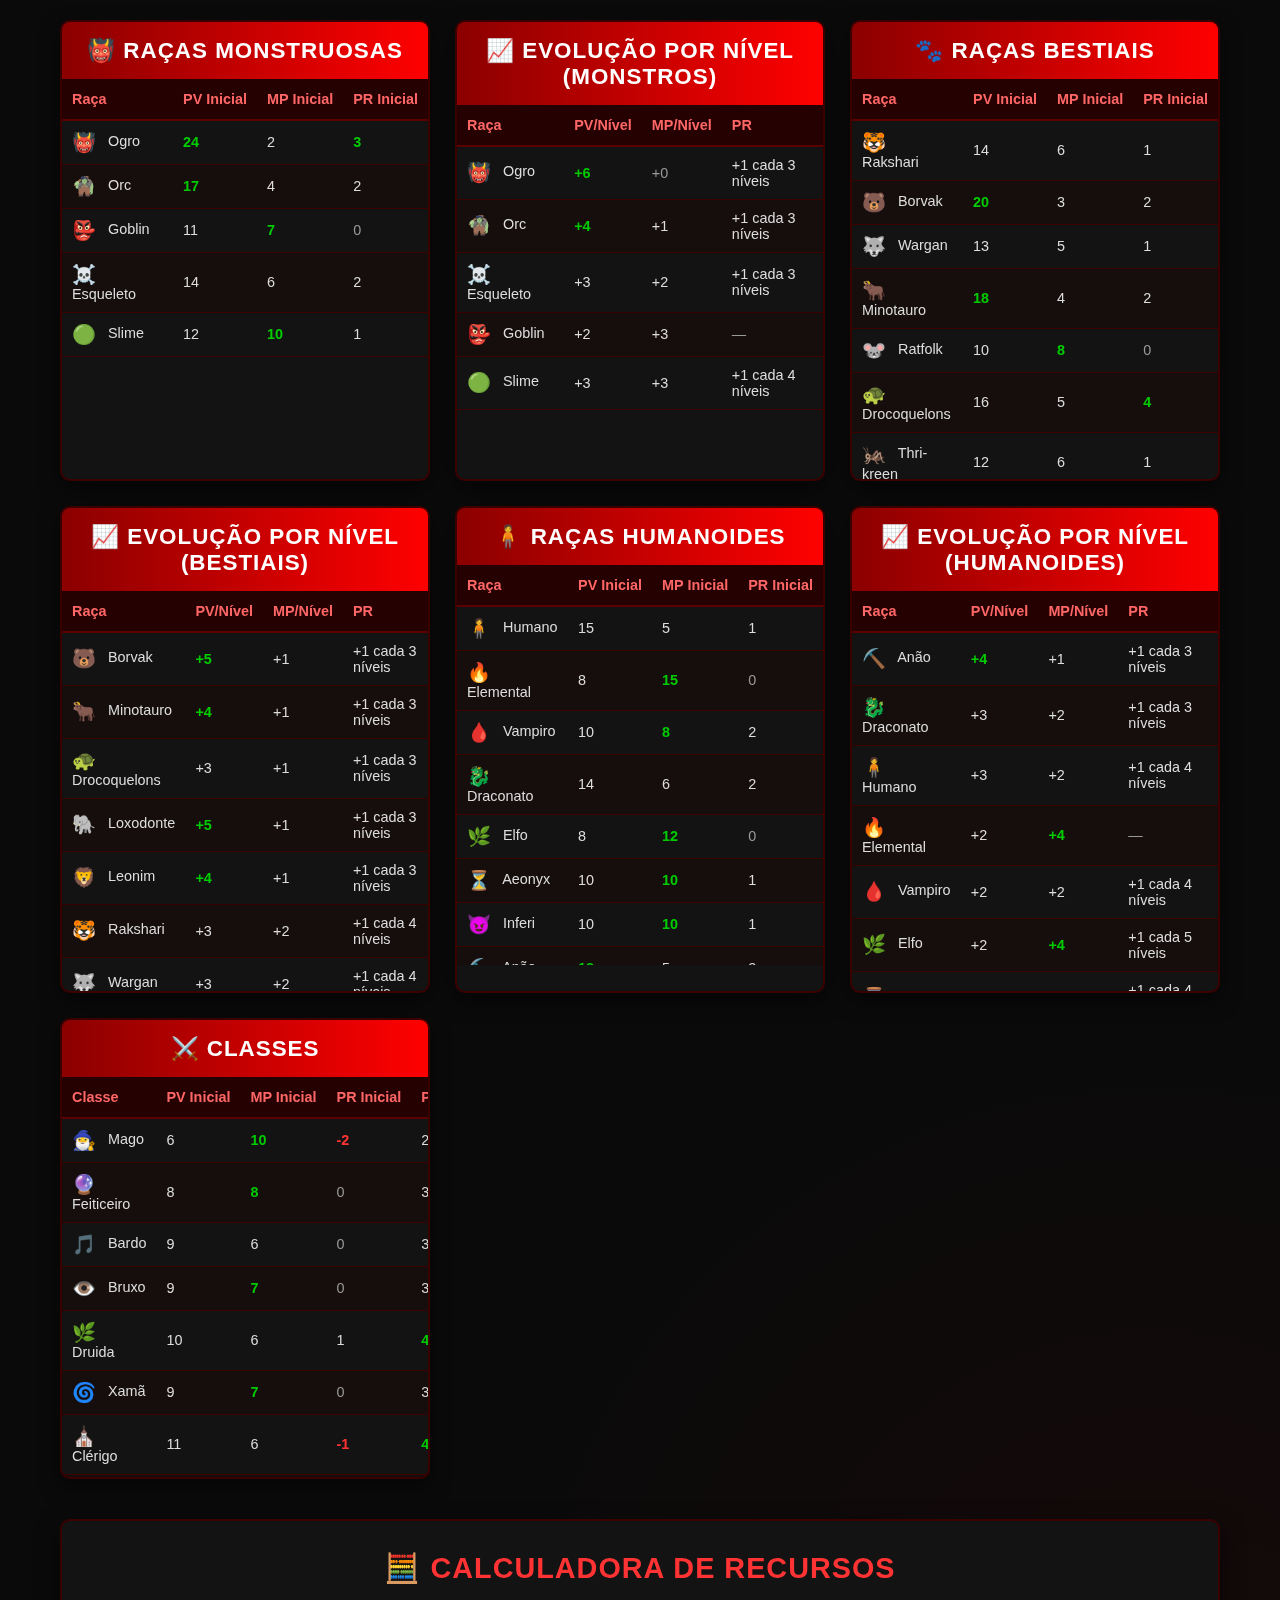
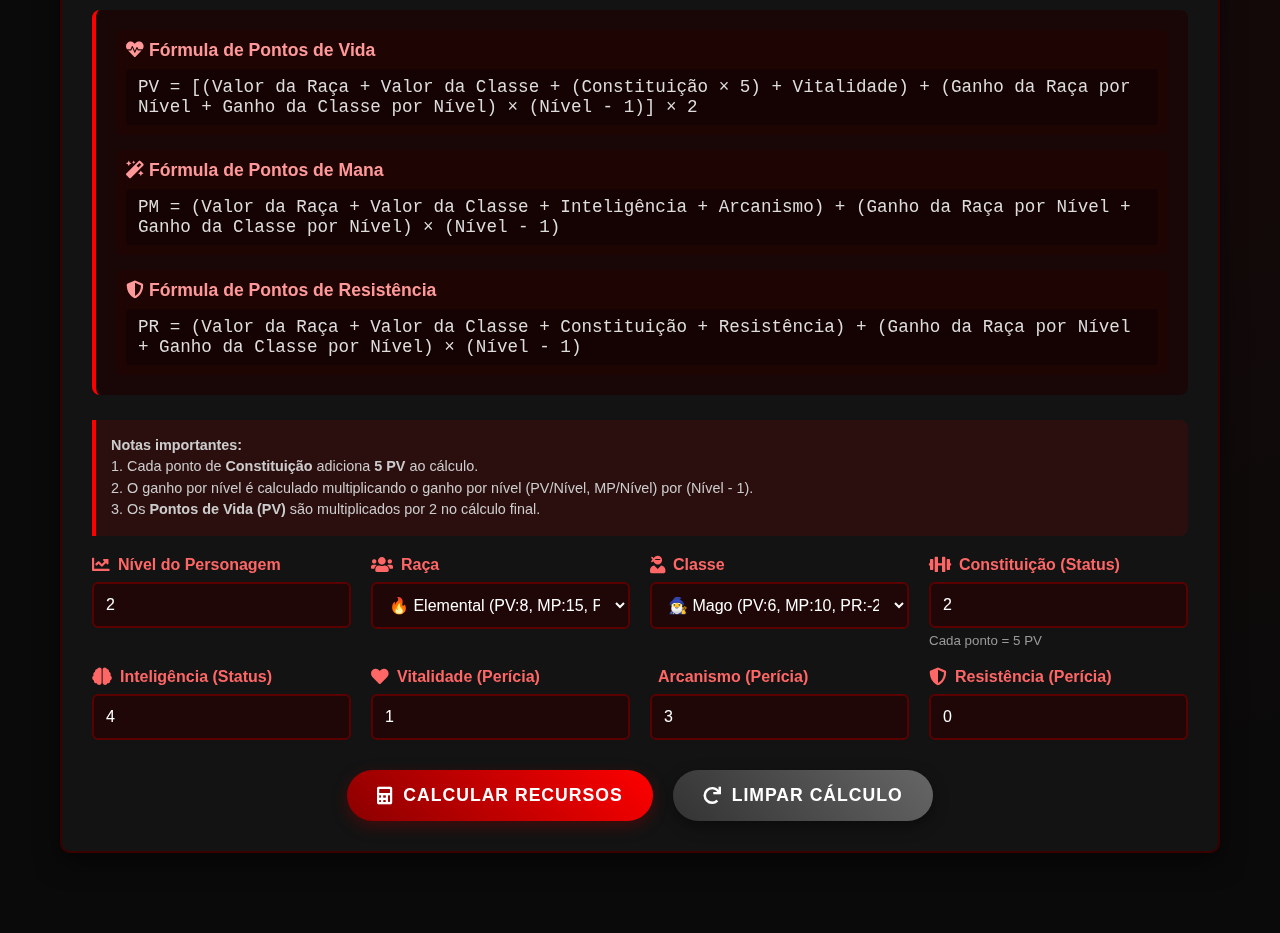
<file: sistema/essencial/recursos.html>
<!DOCTYPE html>
<html lang="pt-br">
<head>
    <meta charset="UTF-8">
    <meta name="viewport" content="width=device-width, initial-scale=1.0">
    <link rel="stylesheet" href="https://cdnjs.cloudflare.com/ajax/libs/font-awesome/5.15.3/css/all.min.css">
    <link rel="stylesheet" href="/style/sistema.css">
    <title>Recursos (PV/PM/PR) - Colapso RPG</title>
    <style>
        /* Estilos específicos para a página Recursos */
        .recursos-container {
            max-width: 1200px;
            margin: 0 auto;
            padding: 20px;
            position: relative;
        }

        .titulo-pagina {
            text-align: center;
            color: #ff3333;
            font-size: 2.5rem;
            margin: 30px 0 20px 0;
            text-transform: uppercase;
            letter-spacing: 2px;
            text-shadow: 0 0 10px rgba(255, 0, 0, 0.5);
            position: relative;
            padding-bottom: 15px;
        }

        .titulo-pagina::after {
            content: '';
            position: absolute;
            bottom: 0;
            left: 50%;
            transform: translateX(-50%);
            width: 300px;
            height: 3px;
            background: linear-gradient(90deg, transparent, #ff0000, transparent);
        }

        /* Introdução */
        .introducao-recursos {
            background-color: rgba(20, 20, 20, 0.9);
            border-radius: 10px;
            padding: 30px;
            margin: 30px 0;
            border: 2px solid #3a0000;
            box-shadow: 0 10px 25px rgba(0, 0, 0, 0.5);
            color: #dddddd;
            line-height: 1.7;
        }

        .introducao-recursos h3 {
            color: #ff3333;
            margin-bottom: 15px;
            display: flex;
            align-items: center;
            gap: 10px;
        }

        .introducao-recursos h3 i {
            font-size: 1.5rem;
        }

        /* Seção de Recursos */
        .secao-recurso {
            margin: 40px 0;
        }

        .cabecalho-recurso {
            background: linear-gradient(90deg, #8b0000, #ff0000);
            color: white;
            padding: 15px 25px;
            border-radius: 8px;
            display: flex;
            align-items: center;
            gap: 15px;
            margin-bottom: 20px;
        }

        .cabecalho-recurso i {
            font-size: 1.8rem;
        }

        .cabecalho-recurso h3 {
            margin: 0;
            font-size: 1.8rem;
            text-transform: uppercase;
            letter-spacing: 1px;
        }

        .descricao-recurso {
            background-color: rgba(30, 0, 0, 0.6);
            border-radius: 8px;
            padding: 20px;
            border-left: 4px solid #ff0000;
            color: #dddddd;
            line-height: 1.6;
        }

        .descricao-recurso strong {
            color: #ff9999;
        }

        .descricao-recurso p {
            margin-bottom: 15px;
        }

        .descricao-recurso p:last-child {
            margin-bottom: 0;
        }

        /* Tabelas de Raças e Classes */
        .tabelas-container {
            display: grid;
            grid-template-columns: repeat(auto-fit, minmax(350px, 1fr));
            gap: 25px;
            margin: 40px 0;
        }

        .tabela-wrapper {
            background-color: rgba(20, 20, 20, 0.95);
            border-radius: 10px;
            overflow: hidden;
            border: 2px solid #3a0000;
            box-shadow: 0 8px 20px rgba(0, 0, 0, 0.5);
        }

        .tabela-titulo {
            background: linear-gradient(90deg, #8b0000, #ff0000);
            color: white;
            padding: 15px;
            text-align: center;
            font-size: 1.4rem;
            font-weight: bold;
            text-transform: uppercase;
            letter-spacing: 1px;
        }

        .tabela-conteudo {
            max-height: 400px;
            overflow-y: auto;
        }

        table {
            width: 100%;
            border-collapse: collapse;
        }

        thead {
            background-color: rgba(40, 0, 0, 0.9);
            position: sticky;
            top: 0;
        }

        th {
            color: #ff6666;
            padding: 12px 10px;
            text-align: left;
            font-weight: bold;
            border-bottom: 2px solid #5a0000;
            font-size: 0.9rem;
            white-space: nowrap;
        }

        td {
            padding: 10px;
            border-bottom: 1px solid #3a0000;
            color: #dddddd;
            font-size: 0.9rem;
        }

        tr:nth-child(even) {
            background-color: rgba(30, 0, 0, 0.3);
        }

        tr:hover {
            background-color: rgba(50, 0, 0, 0.5);
        }

        .raca-icone, .classe-icone {
            font-size: 1.2rem;
            margin-right: 8px;
            vertical-align: middle;
        }

        .valor-positivo {
            color: #00cc00;
            font-weight: bold;
        }

        .valor-negativo {
            color: #ff3333;
            font-weight: bold;
        }

        .valor-zero {
            color: #999999;
        }

        /* Calculadora */
        .calculadora-container {
            background-color: rgba(20, 20, 20, 0.95);
            border-radius: 10px;
            padding: 30px;
            margin: 40px 0;
            border: 2px solid #3a0000;
            box-shadow: 0 10px 25px rgba(0, 0, 0, 0.5);
        }

        .calculadora-titulo {
            color: #ff3333;
            text-align: center;
            font-size: 1.8rem;
            margin-bottom: 25px;
            text-transform: uppercase;
            letter-spacing: 1px;
        }

        .formula-container {
            background-color: rgba(30, 0, 0, 0.6);
            border-radius: 8px;
            padding: 20px;
            margin-bottom: 25px;
            border-left: 4px solid #ff0000;
        }

        .formula-item {
            margin-bottom: 15px;
            padding: 10px;
            background-color: rgba(40, 0, 0, 0.4);
            border-radius: 6px;
        }

        .formula-item:last-child {
            margin-bottom: 0;
        }

        .formula-item h4 {
            color: #ff9999;
            margin-bottom: 8px;
            font-size: 1.1rem;
        }

        .formula-equacao {
            color: #dddddd;
            font-family: monospace;
            font-size: 1.1rem;
            background-color: rgba(0, 0, 0, 0.3);
            padding: 8px 12px;
            border-radius: 4px;
            display: inline-block;
        }

        /* Formulário da calculadora */
        .form-calculadora {
            display: grid;
            grid-template-columns: repeat(auto-fit, minmax(250px, 1fr));
            gap: 20px;
            margin-bottom: 30px;
        }

        .form-grupo {
            display: flex;
            flex-direction: column;
        }

        .form-grupo label {
            color: #ff6666;
            margin-bottom: 8px;
            font-weight: bold;
            display: flex;
            align-items: center;
            gap: 8px;
        }

        .form-grupo label i {
            font-size: 1.1rem;
        }

        .form-grupo select,
        .form-grupo input {
            background-color: rgba(40, 0, 0, 0.6);
            border: 2px solid #5a0000;
            border-radius: 6px;
            padding: 12px;
            color: white;
            font-size: 1rem;
            transition: all 0.3s ease;
        }

        .form-grupo select:focus,
        .form-grupo input:focus {
            outline: none;
            border-color: #ff0000;
            box-shadow: 0 0 10px rgba(255, 0, 0, 0.3);
        }

        .form-grupo input[type="number"] {
            -moz-appearance: textfield;
        }

        .form-grupo input[type="number"]::-webkit-outer-spin-button,
        .form-grupo input[type="number"]::-webkit-inner-spin-button {
            -webkit-appearance: none;
            margin: 0;
        }

        /* Resultados */
        .resultados-container {
            display: grid;
            grid-template-columns: repeat(auto-fit, minmax(200px, 1fr));
            gap: 20px;
            margin-top: 30px;
        }

        .resultado-item {
            background: linear-gradient(45deg, #8b0000, #ff0000);
            border-radius: 10px;
            padding: 20px;
            text-align: center;
            color: white;
            box-shadow: 0 5px 15px rgba(139, 0, 0, 0.4);
        }

        .resultado-item h4 {
            margin: 0 0 10px 0;
            font-size: 1.2rem;
            text-transform: uppercase;
            letter-spacing: 1px;
        }

        .resultado-valor {
            font-size: 2.5rem;
            font-weight: bold;
            text-shadow: 0 0 10px rgba(255, 255, 255, 0.3);
        }

        .resultado-detalhe {
            font-size: 0.9rem;
            margin-top: 8px;
            opacity: 0.9;
            background-color: rgba(0, 0, 0, 0.3);
            padding: 5px 10px;
            border-radius: 4px;
        }

        /* Botões */
        .botoes-calculadora {
            display: flex;
            justify-content: center;
            gap: 20px;
            margin-top: 30px;
        }

        .btn-calcular {
            background: linear-gradient(45deg, #8b0000, #ff0000);
            color: white;
            border: none;
            padding: 15px 30px;
            border-radius: 50px;
            font-size: 1.1rem;
            font-weight: bold;
            text-transform: uppercase;
            letter-spacing: 1px;
            cursor: pointer;
            transition: all 0.3s ease;
            display: flex;
            align-items: center;
            gap: 10px;
            box-shadow: 0 5px 15px rgba(139, 0, 0, 0.4);
        }

        .btn-calcular:hover {
            transform: translateY(-3px);
            box-shadow: 0 8px 20px rgba(255, 0, 0, 0.6);
            background: linear-gradient(45deg, #ff0000, #ff6666);
        }

        .btn-reset {
            background: linear-gradient(45deg, #333333, #666666);
            color: white;
            border: none;
            padding: 15px 30px;
            border-radius: 50px;
            font-size: 1.1rem;
            font-weight: bold;
            text-transform: uppercase;
            letter-spacing: 1px;
            cursor: pointer;
            transition: all 0.3s ease;
            display: flex;
            align-items: center;
            gap: 10px;
            box-shadow: 0 5px 15px rgba(0, 0, 0, 0.4);
        }

        .btn-reset:hover {
            transform: translateY(-3px);
            box-shadow: 0 8px 20px rgba(0, 0, 0, 0.6);
            background: linear-gradient(45deg, #666666, #999999);
        }

        /* Botão voltar ajustado */
        .botao-voltar2 {
            position: fixed;
            top: 20px;
            left: 20px;
            z-index: 1000;
            display: flex;
            align-items: center;
            gap: 10px;
        }

        .botao-voltar2 a {
            display: flex;
            align-items: center;
            justify-content: center;
            width: 50px;
            height: 50px;
            background-color: #8b0000;
            border-radius: 50%;
            color: white;
            text-decoration: none;
            font-size: 1.5rem;
            box-shadow: 0 5px 15px rgba(139, 0, 0, 0.4);
            transition: all 0.3s ease;
            border: 2px solid #ff3333;
        }

        .botao-voltar2 a:hover {
            background-color: #ff0000;
            transform: scale(1.1) rotate(-10deg);
            box-shadow: 0 8px 20px rgba(255, 0, 0, 0.6);
        }

        .botao-voltar2 .texto-botao {
            background-color: rgba(20, 20, 20, 0.9);
            color: white;
            padding: 8px 15px;
            border-radius: 20px;
            font-size: 0.9rem;
            font-weight: 600;
            opacity: 0;
            transform: translateX(-20px);
            transition: all 0.3s ease;
            white-space: nowrap;
            border: 1px solid #8b0000;
            pointer-events: none;
        }

        .botao-voltar2:hover .texto-botao {
            opacity: 1;
            transform: translateX(0);
        }

        /* Ajuste do título principal */
        h1 {
            margin-top: 40px !important;
        }

        /* Nota da multiplicação */
        .nota-multiplicacao {
            background-color: rgba(139, 0, 0, 0.2);
            border-left: 4px solid #ff0000;
            padding: 15px;
            margin: 20px 0;
            border-radius: 0 8px 8px 0;
            color: #cccccc;
            font-size: 0.9rem;
            line-height: 1.5;
        }

        /* Responsividade */
        @media (max-width: 992px) {
            .tabelas-container {
                grid-template-columns: 1fr;
            }
            
            .form-calculadora {
                grid-template-columns: 1fr;
            }
            
            .resultados-container {
                grid-template-columns: repeat(3, 1fr);
            }
        }

        @media (max-width: 768px) {
            .recursos-container {
                padding: 15px;
            }
            
            .titulo-pagina {
                font-size: 2rem;
                margin-top: 50px;
            }
            
            .introducao-recursos {
                padding: 20px;
            }
            
            .cabecalho-recurso {
                padding: 12px 20px;
            }
            
            .cabecalho-recurso h3 {
                font-size: 1.5rem;
            }
            
            .tabela-wrapper {
                margin-bottom: 20px;
            }
            
            .calculadora-container {
                padding: 20px;
            }
            
            .calculadora-titulo {
                font-size: 1.5rem;
            }
            
            .resultados-container {
                grid-template-columns: 1fr;
                gap: 15px;
            }
            
            .botoes-calculadora {
                flex-direction: column;
                gap: 15px;
            }
            
            .btn-calcular,
            .btn-reset {
                width: 100%;
                justify-content: center;
            }
            
            .botao-voltar2 {
                top: 15px;
                left: 15px;
            }
            
            .botao-voltar2 a {
                width: 45px;
                height: 45px;
                font-size: 1.3rem;
            }
            
            .botao-voltar2 .texto-botao {
                font-size: 0.8rem;
                padding: 6px 12px;
            }
            
            h1 {
                margin-top: 50px !important;
                font-size: 2.5rem;
            }
        }

        @media (max-width: 480px) {
            .titulo-pagina {
                font-size: 1.7rem;
                margin-top: 55px;
            }
            
            .cabecalho-recurso h3 {
                font-size: 1.3rem;
            }
            
            .tabela-conteudo {
                max-height: 300px;
            }
            
            th, td {
                padding: 8px 6px;
                font-size: 0.8rem;
            }
            
            .raca-icone, .classe-icone {
                font-size: 1rem;
                margin-right: 5px;
            }
            
            .resultado-valor {
                font-size: 2rem;
            }
            
            .botao-voltar2 {
                top: 10px;
                left: 10px;
            }
            
            .botao-voltar2 a {
                width: 40px;
                height: 40px;
                font-size: 1.2rem;
            }
            
            .botao-voltar2 .texto-botao {
                font-size: 0.75rem;
                padding: 5px 10px;
            }
            
            h1 {
                margin-top: 55px !important;
                font-size: 2.2rem;
            }
        }
    </style>
</head>
<body>
    <h1>Colapso RPG</h1>

    <!-- Botão Voltar -->
    <div class="botao-voltar2">
        <div class="texto-botao">Voltar para Sistema</div>
        <a href="/sistema/home.sistema.html" title="Voltar para a página de sistema">
            <i class="fas fa-arrow-left"></i>
        </a>
    </div>

    <div class="recursos-container">
        <h2 class="titulo-pagina">❤️‍🔥 Recursos Vitais (PV/PM/PR)</h2>
        
        <div class="introducao-recursos">
            <h3><i class="fas fa-heart"></i> Os Três Pilares da Sobrevivência</h3>
            <p>No mundo pós-colapso, seu personagem depende de três recursos fundamentais para sobreviver aos perigos e desafios: <strong>Pontos de Vida (PV)</strong>, <strong>Pontos de Mana (PM)</strong> e <strong>Pontos de Resistência (PR)</strong>. Cada um desses recursos tem uma função única e essencial, e seu gerenciamento pode significar a diferença entre a vitória e a derrota.</p>
        </div>

        <!-- PV - Pontos de Vida -->
        <div class="secao-recurso">
            <div class="cabecalho-recurso">
                <i class="fas fa-heartbeat"></i>
                <h3>Pontos de Vida (PV)</h3>
            </div>
            <div class="descricao-recurso">
                <p><strong>PV representa a vitalidade e resiliência física do seu personagem.</strong> É a medida direta de quanto dano ele pode suportar antes de cair inconsciente ou morrer. Quando seus PV chegam a zero, você está à beira da morte.</p>
                <p><strong>Fatores que afetam os PV:</strong> Raça, classe, equipamentos, Status (especialmente Constituição) e perícias (como Vitalidade) podem aumentar ou reduzir seus pontos de vida totais. Cada ponto de Constituição adiciona <strong>5 PV</strong> ao total. Algumas classes especiais permitem usar PV como sacrifício para lançar magias quando o PM está esgotado.</p>
                <p><strong>Recuperação:</strong> PV podem ser recuperados através de descanso, magias de cura, poções, habilidades especiais ou tratamentos médicos. A velocidade de recuperação depende da qualidade do descanso e das perícias do personagem.</p>
            </div>
        </div>

        <!-- PM - Pontos de Mana -->
        <div class="secao-recurso">
            <div class="cabecalho-recurso">
                <i class="fas fa-magic"></i>
                <h3>Pontos de Mana (PM)</h3>
            </div>
            <div class="descricao-recurso">
                <p><strong>PM representa a energia mágica, espiritual ou sobrenatural do seu personagem.</strong> É o combustível necessário para lançar magias, usar habilidades ativas e invocar poderes especiais.</p>
                <p><strong>Fontes de Mana:</strong> A mana pode vir de diversas fontes: <strong>Deuses Maiores</strong> (divindades cósmicas), <strong>Deuses Menores</strong> (entidades locais), <strong>Natureza</strong> (espíritos elementais), <strong>Arte</strong> (inspiração criativa), <strong>Conhecimento</strong> (estudo arcano) ou <strong>Sacrifício</strong> (oferendas de sangue, alma ou recursos).</p>
                <p><strong>Usos da Mana:</strong> Ativar habilidades de classe, lançar magias de grimórios, invocar bençãos através de cânticos, criar itens mágicos e alimentar artefatos sobrenaturais. Sem PM, seu personagem fica limitado a ações físicas básicas.</p>
            </div>
        </div>

        <!-- PR - Pontos de Resistência -->
        <div class="secao-recurso">
            <div class="cabecalho-recurso">
                <i class="fas fa-shield-alt"></i>
                <h3>Pontos de Resistência (PR)</h3>
            </div>
            <div class="descricao-recurso">
                <p><strong>PR representa a capacidade do corpo de resistir a danos de forma passiva.</strong> Funciona como uma armadura natural que automaticamente reduz ou anula parte do dano recebido antes que ele afete seus Pontos de Vida.</p>
                <p><strong>Mecânica de funcionamento:</strong> Cada ponto de PR reduz em 1 ponto o dano recebido de qualquer fonte. PR se regenera completamente após um descanso adequado, mas pode ser temporariamente reduzido por certos tipos de ataque ou condições.</p>
                <p><strong>Relação com Nível de Proteção:</strong> O uso não natural ou excessivo dos PR (como através de magias ou poções) influencia <strong>negativamente</strong> o Nível de Proteção do personagem, tornando-o mais vulnerável a certos tipos de ataque até que se recupere adequadamente.</p>
            </div>
        </div>

        <!-- Tabelas de Raças e Classes -->
        <div class="tabelas-container">
            <!-- Tabela 1: Raças Monstruosas -->
            <div class="tabela-wrapper">
                <div class="tabela-titulo">👹 Raças Monstruosas</div>
                <div class="tabela-conteudo">
                    <table>
                        <thead>
                            <tr>
                                <th>Raça</th>
                                <th>PV Inicial</th>
                                <th>MP Inicial</th>
                                <th>PR Inicial</th>
                            </tr>
                        </thead>
                        <tbody>
                            <tr><td><span class="raca-icone">👹</span> Ogro</td><td class="valor-positivo">24</td><td>2</td><td class="valor-positivo">3</td></tr>
                            <tr><td><span class="raca-icone">🧌</span> Orc</td><td class="valor-positivo">17</td><td>4</td><td>2</td></tr>
                            <tr><td><span class="raca-icone">👺</span> Goblin</td><td>11</td><td class="valor-positivo">7</td><td class="valor-zero">0</td></tr>
                            <tr><td><span class="raca-icone">☠️</span> Esqueleto</td><td>14</td><td>6</td><td>2</td></tr>
                            <tr><td><span class="raca-icone">🟢</span> Slime</td><td>12</td><td class="valor-positivo">10</td><td>1</td></tr>
                        </tbody>
                    </table>
                </div>
            </div>

            <!-- Tabela 2: Evolução Monstruosa -->
            <div class="tabela-wrapper">
                <div class="tabela-titulo">📈 Evolução por Nível (Monstros)</div>
                <div class="tabela-conteudo">
                    <table>
                        <thead>
                            <tr>
                                <th>Raça</th>
                                <th>PV/Nível</th>
                                <th>MP/Nível</th>
                                <th>PR</th>
                            </tr>
                        </thead>
                        <tbody>
                            <tr><td><span class="raca-icone">👹</span> Ogro</td><td class="valor-positivo">+6</td><td class="valor-zero">+0</td><td>+1 cada 3 níveis</td></tr>
                            <tr><td><span class="raca-icone">🧌</span> Orc</td><td class="valor-positivo">+4</td><td>+1</td><td>+1 cada 3 níveis</td></tr>
                            <tr><td><span class="raca-icone">☠️</span> Esqueleto</td><td>+3</td><td>+2</td><td>+1 cada 3 níveis</td></tr>
                            <tr><td><span class="raca-icone">👺</span> Goblin</td><td>+2</td><td>+3</td><td class="valor-zero">—</td></tr>
                            <tr><td><span class="raca-icone">🟢</span> Slime</td><td>+3</td><td>+3</td><td>+1 cada 4 níveis</td></tr>
                        </tbody>
                    </table>
                </div>
            </div>

            <!-- Tabela 3: Raças Bestiais -->
            <div class="tabela-wrapper">
                <div class="tabela-titulo">🐾 Raças Bestiais</div>
                <div class="tabela-conteudo">
                    <table>
                        <thead>
                            <tr>
                                <th>Raça</th>
                                <th>PV Inicial</th>
                                <th>MP Inicial</th>
                                <th>PR Inicial</th>
                            </tr>
                        </thead>
                        <tbody>
                            <tr><td><span class="raca-icone">🐯</span> Rakshari</td><td>14</td><td>6</td><td>1</td></tr>
                            <tr><td><span class="raca-icone">🐻</span> Borvak</td><td class="valor-positivo">20</td><td>3</td><td>2</td></tr>
                            <tr><td><span class="raca-icone">🐺</span> Wargan</td><td>13</td><td>5</td><td>1</td></tr>
                            <tr><td><span class="raca-icone">🐂</span> Minotauro</td><td class="valor-positivo">18</td><td>4</td><td>2</td></tr>
                            <tr><td><span class="raca-icone">🐭</span> Ratfolk</td><td>10</td><td class="valor-positivo">8</td><td class="valor-zero">0</td></tr>
                            <tr><td><span class="raca-icone">🐢</span> Drocoquelons</td><td>16</td><td>5</td><td class="valor-positivo">4</td></tr>
                            <tr><td><span class="raca-icone">🦗</span> Thri-kreen</td><td>12</td><td>6</td><td>1</td></tr>
                            <tr><td><span class="raca-icone">🐦‍⬛</span> Aarakocra</td><td>9</td><td class="valor-positivo">10</td><td class="valor-zero">0</td></tr>
                            <tr><td><span class="raca-icone">🐸</span> Bufonidae</td><td>14</td><td class="valor-positivo">7</td><td>1</td></tr>
                            <tr><td><span class="raca-icone">🐘</span> Loxodonte</td><td class="valor-positivo">22</td><td>2</td><td class="valor-positivo">3</td></tr>
                            <tr><td><span class="raca-icone">🦁</span> Leonim</td><td>16</td><td>5</td><td>2</td></tr>
                        </tbody>
                    </table>
                </div>
            </div>

            <!-- Tabela 4: Evolução Bestial -->
            <div class="tabela-wrapper">
                <div class="tabela-titulo">📈 Evolução por Nível (Bestiais)</div>
                <div class="tabela-conteudo">
                    <table>
                        <thead>
                            <tr>
                                <th>Raça</th>
                                <th>PV/Nível</th>
                                <th>MP/Nível</th>
                                <th>PR</th>
                            </tr>
                        </thead>
                        <tbody>
                            <tr><td><span class="raca-icone">🐻</span> Borvak</td><td class="valor-positivo">+5</td><td>+1</td><td>+1 cada 3 níveis</td></tr>
                            <tr><td><span class="raca-icone">🐂</span> Minotauro</td><td class="valor-positivo">+4</td><td>+1</td><td>+1 cada 3 níveis</td></tr>
                            <tr><td><span class="raca-icone">🐢</span> Drocoquelons</td><td>+3</td><td>+1</td><td>+1 cada 3 níveis</td></tr>
                            <tr><td><span class="raca-icone">🐘</span> Loxodonte</td><td class="valor-positivo">+5</td><td>+1</td><td>+1 cada 3 níveis</td></tr>
                            <tr><td><span class="raca-icone">🦁</span> Leonim</td><td class="valor-positivo">+4</td><td>+1</td><td>+1 cada 3 níveis</td></tr>
                            <tr><td><span class="raca-icone">🐯</span> Rakshari</td><td>+3</td><td>+2</td><td>+1 cada 4 níveis</td></tr>
                            <tr><td><span class="raca-icone">🐺</span> Wargan</td><td>+3</td><td>+2</td><td>+1 cada 4 níveis</td></tr>
                            <tr><td><span class="raca-icone">🐭</span> Ratfolk</td><td>+2</td><td>+3</td><td>+1 cada 5 níveis</td></tr>
                            <tr><td><span class="raca-icone">🦗</span> Thri-kreen</td><td>+3</td><td>+2</td><td>+1 cada 4 níveis</td></tr>
                            <tr><td><span class="raca-icone">🐦‍⬛</span> Aarakocra</td><td>+2</td><td>+3</td><td>+1 cada 5 níveis</td></tr>
                            <tr><td><span class="raca-icone">🐸</span> Bufonidae</td><td>+3</td><td>+2</td><td>+1 cada 4 níveis</td></tr>
                        </tbody>
                    </table>
                </div>
            </div>

            <!-- Tabela 5: Raças Humanoides -->
            <div class="tabela-wrapper">
                <div class="tabela-titulo">🧍 Raças Humanoides</div>
                <div class="tabela-conteudo">
                    <table>
                        <thead>
                            <tr>
                                <th>Raça</th>
                                <th>PV Inicial</th>
                                <th>MP Inicial</th>
                                <th>PR Inicial</th>
                            </tr>
                        </thead>
                        <tbody>
                            <tr><td><span class="raca-icone">🧍</span> Humano</td><td>15</td><td>5</td><td>1</td></tr>
                            <tr><td><span class="raca-icone">🔥</span> Elemental</td><td>8</td><td class="valor-positivo">15</td><td class="valor-zero">0</td></tr>
                            <tr><td><span class="raca-icone">🩸</span> Vampiro</td><td>10</td><td class="valor-positivo">8</td><td>2</td></tr>
                            <tr><td><span class="raca-icone">🐉</span> Draconato</td><td>14</td><td>6</td><td>2</td></tr>
                            <tr><td><span class="raca-icone">🌿</span> Elfo</td><td>8</td><td class="valor-positivo">12</td><td class="valor-zero">0</td></tr>
                            <tr><td><span class="raca-icone">⏳</span> Aeonyx</td><td>10</td><td class="valor-positivo">10</td><td>1</td></tr>
                            <tr><td><span class="raca-icone">😈</span> Inferi</td><td>10</td><td class="valor-positivo">10</td><td>1</td></tr>
                            <tr><td><span class="raca-icone">⛏️</span> Anão</td><td class="valor-positivo">18</td><td>5</td><td>2</td></tr>
                        </tbody>
                    </table>
                </div>
            </div>

            <!-- Tabela 6: Evolução Humanoide -->
            <div class="tabela-wrapper">
                <div class="tabela-titulo">📈 Evolução por Nível (Humanoides)</div>
                <div class="tabela-conteudo">
                    <table>
                        <thead>
                            <tr>
                                <th>Raça</th>
                                <th>PV/Nível</th>
                                <th>MP/Nível</th>
                                <th>PR</th>
                            </tr>
                        </thead>
                        <tbody>
                            <tr><td><span class="raca-icone">⛏️</span> Anão</td><td class="valor-positivo">+4</td><td>+1</td><td>+1 cada 3 níveis</td></tr>
                            <tr><td><span class="raca-icone">🐉</span> Draconato</td><td>+3</td><td>+2</td><td>+1 cada 3 níveis</td></tr>
                            <tr><td><span class="raca-icone">🧍</span> Humano</td><td>+3</td><td>+2</td><td>+1 cada 4 níveis</td></tr>
                            <tr><td><span class="raca-icone">🔥</span> Elemental</td><td>+2</td><td class="valor-positivo">+4</td><td class="valor-zero">—</td></tr>
                            <tr><td><span class="raca-icone">🩸</span> Vampiro</td><td>+2</td><td>+2</td><td>+1 cada 4 níveis</td></tr>
                            <tr><td><span class="raca-icone">🌿</span> Elfo</td><td>+2</td><td class="valor-positivo">+4</td><td>+1 cada 5 níveis</td></tr>
                            <tr><td><span class="raca-icone">⏳</span> Aeonyx</td><td>+2</td><td>+3</td><td>+1 cada 4 níveis</td></tr>
                            <tr><td><span class="raca-icone">😈</span> Inferi</td><td>+2</td><td>+3</td><td>+1 cada 4 níveis</td></tr>
                        </tbody>
                    </table>
                </div>
            </div>

            <!-- Tabela 7: Classes -->
            <div class="tabela-wrapper">
                <div class="tabela-titulo">⚔️ Classes</div>
                <div class="tabela-conteudo">
                    <table>
                        <thead>
                            <tr>
                                <th>Classe</th>
                                <th>PV Inicial</th>
                                <th>MP Inicial</th>
                                <th>PR Inicial</th>
                                <th>PV/Nível</th>
                                <th>MP/Nível</th>
                            </tr>
                        </thead>
                        <tbody>
                            <tr><td><span class="classe-icone">🧙‍♂️</span> Mago</td><td>6</td><td class="valor-positivo">10</td><td class="valor-negativo">-2</td><td>2</td><td class="valor-positivo">5</td></tr>
                            <tr><td><span class="classe-icone">🔮</span> Feiticeiro</td><td>8</td><td class="valor-positivo">8</td><td class="valor-zero">0</td><td>3</td><td class="valor-positivo">4</td></tr>
                            <tr><td><span class="classe-icone">🎵</span> Bardo</td><td>9</td><td>6</td><td class="valor-zero">0</td><td>3</td><td>3</td></tr>
                            <tr><td><span class="classe-icone">👁️</span> Bruxo</td><td>9</td><td class="valor-positivo">7</td><td class="valor-zero">0</td><td>3</td><td>3</td></tr>
                            <tr><td><span class="classe-icone">🌿</span> Druida</td><td>10</td><td>6</td><td>1</td><td class="valor-positivo">4</td><td>3</td></tr>
                            <tr><td><span class="classe-icone">🌀</span> Xamã</td><td>9</td><td class="valor-positivo">7</td><td class="valor-zero">0</td><td>3</td><td>3</td></tr>
                            <tr><td><span class="classe-icone">⛪</span> Clérigo</td><td>11</td><td>6</td><td class="valor-negativo">-1</td><td class="valor-positivo">4</td><td>3</td></tr>
                            <tr><td><span class="classe-icone">🔣</span> Runomante</td><td>9</td><td class="valor-positivo">7</td><td class="valor-zero">0</td><td>3</td><td class="valor-positivo">4</td></tr>
                            <tr><td><span class="classe-icone">⚙️</span> Artificer</td><td>10</td><td>5</td><td>1</td><td class="valor-positivo">4</td><td>2</td></tr>
                            <tr><td><span class="classe-icone">🧪</span> Alquimista</td><td>9</td><td>4</td><td>1</td><td>3</td><td>2</td></tr>
                            <tr><td><span class="classe-icone">🏹</span> Ranger</td><td>11</td><td>3</td><td>1</td><td class="valor-positivo">4</td><td>1</td></tr>
                            <tr><td><span class="classe-icone">⚔️</span> Guerreiro</td><td class="valor-positivo">14</td><td>2</td><td>2</td><td class="valor-positivo">6</td><td class="valor-zero">0</td></tr>
                            <tr><td><span class="classe-icone">🛡️</span> Paladino</td><td class="valor-positivo">13</td><td>4</td><td>2</td><td class="valor-positivo">5</td><td>2</td></tr>
                            <tr><td><span class="classe-icone">😠</span> Bárbaro</td><td class="valor-positivo">16</td><td>2</td><td class="valor-positivo">3</td><td class="valor-positivo">6</td><td class="valor-zero">0</td></tr>
                            <tr><td><span class="classe-icone">🗡️</span> Ladino</td><td>10</td><td>2</td><td>1</td><td class="valor-positivo">4</td><td>1</td></tr>
                            <tr><td><span class="classe-icone">🥋</span> Monge</td><td>11</td><td>3</td><td>1</td><td class="valor-positivo">4</td><td>2</td></tr>
                        </tbody>
                    </table>
                </div>
            </div>
        </div>

        <!-- Calculadora de Recursos -->
        <div class="calculadora-container">
            <h3 class="calculadora-titulo">🧮 Calculadora de Recursos</h3>
            
            <div class="formula-container">
                <div class="formula-item">
                    <h4><i class="fas fa-heartbeat"></i> Fórmula de Pontos de Vida</h4>
                    <div class="formula-equacao">
                        PV = [(Valor da Raça + Valor da Classe + (Constituição × 5) + Vitalidade) + (Ganho da Raça por Nível + Ganho da Classe por Nível) × (Nível - 1)] × 2
                    </div>
                </div>
                
                <div class="formula-item">
                    <h4><i class="fas fa-magic"></i> Fórmula de Pontos de Mana</h4>
                    <div class="formula-equacao">
                        PM = (Valor da Raça + Valor da Classe + Inteligência + Arcanismo) + (Ganho da Raça por Nível + Ganho da Classe por Nível) × (Nível - 1)
                    </div>
                </div>
                
                <div class="formula-item">
                    <h4><i class="fas fa-shield-alt"></i> Fórmula de Pontos de Resistência</h4>
                    <div class="formula-equacao">
                        PR = (Valor da Raça + Valor da Classe + Constituição + Resistência) + (Ganho da Raça por Nível + Ganho da Classe por Nível) × (Nível - 1)
                    </div>
                </div>
            </div>
            
            <div class="nota-multiplicacao">
                <strong>Notas importantes:</strong><br>
                1. Cada ponto de <strong>Constituição</strong> adiciona <strong>5 PV</strong> ao cálculo.<br>
                2. O ganho por nível é calculado multiplicando o ganho por nível (PV/Nível, MP/Nível) por (Nível - 1).<br>
                3. Os <strong>Pontos de Vida (PV)</strong> são multiplicados por 2 no cálculo final.
            </div>
            
            <form id="calculadora-form" class="form-calculadora">
                <!-- Nível -->
                <div class="form-grupo">
                    <label for="nivel"><i class="fas fa-chart-line"></i> Nível do Personagem</label>
                    <input type="number" id="nivel" name="nivel" min="1" max="20" value="1" required>
                </div>
                
                <!-- Raça -->
                <div class="form-grupo">
                    <label for="raca"><i class="fas fa-users"></i> Raça</label>
                    <select id="raca" name="raca" required>
                        <option value="" disabled selected>Selecione uma raça</option>
                        <option value="ogro">👹 Ogro (PV:24, MP:2, PR:3)</option>
                        <option value="orc">🧌 Orc (PV:17, MP:4, PR:2)</option>
                        <option value="goblin">👺 Goblin (PV:11, MP:7, PR:0)</option>
                        <option value="esqueleto">☠️ Esqueleto (PV:14, MP:6, PR:2)</option>
                        <option value="slime">🟢 Slime (PV:12, MP:10, PR:1)</option>
                        <option value="rakshari">🐯 Rakshari (PV:14, MP:6, PR:1)</option>
                        <option value="borvak">🐻 Borvak (PV:20, MP:3, PR:2)</option>
                        <option value="wargan">🐺 Wargan (PV:13, MP:5, PR:1)</option>
                        <option value="minotauro">🐂 Minotauro (PV:18, MP:4, PR:2)</option>
                        <option value="ratfolk">🐭 Ratfolk (PV:10, MP:8, PR:0)</option>
                        <option value="drocoquelons">🐢 Drocoquelons (PV:16, MP:5, PR:4)</option>
                        <option value="thrikreen">🦗 Thri-kreen (PV:12, MP:6, PR:1)</option>
                        <option value="aarakocra">🐦‍⬛ Aarakocra (PV:9, MP:10, PR:0)</option>
                        <option value="bufonidae">🐸 Bufonidae (PV:14, MP:7, PR:1)</option>
                        <option value="loxodonte">🐘 Loxodonte (PV:22, MP:2, PR:3)</option>
                        <option value="leonim">🦁 Leonim (PV:16, MP:5, PR:2)</option>
                        <option value="humano">🧍 Humano (PV:15, MP:5, PR:1)</option>
                        <option value="elemental">🔥 Elemental (PV:8, MP:15, PR:0)</option>
                        <option value="vampiro">🩸 Vampiro (PV:10, MP:8, PR:2)</option>
                        <option value="draconato">🐉 Draconato (PV:14, MP:6, PR:2)</option>
                        <option value="elfo">🌿 Elfo (PV:8, MP:12, PR:0)</option>
                        <option value="aeonyx">⏳ Aeonyx (PV:10, MP:10, PR:1)</option>
                        <option value="inferi">😈 Inferi (PV:10, MP:10, PR:1)</option>
                        <option value="anao">⛏️ Anão (PV:18, MP:5, PR:2)</option>
                    </select>
                </div>
                
                <!-- Classe -->
                <div class="form-grupo">
                    <label for="classe"><i class="fas fa-user-ninja"></i> Classe</label>
                    <select id="classe" name="classe" required>
                        <option value="" disabled selected>Selecione uma classe</option>
                        <option value="mago">🧙‍♂️ Mago (PV:6, MP:10, PR:-2)</option>
                        <option value="feiticeiro">🔮 Feiticeiro (PV:8, MP:8, PR:0)</option>
                        <option value="bardo">🎵 Bardo (PV:9, MP:6, PR:0)</option>
                        <option value="bruxo">👁️ Bruxo (PV:9, MP:7, PR:0)</option>
                        <option value="druida">🌿 Druida (PV:10, MP:6, PR:1)</option>
                        <option value="xama">🌀 Xamã (PV:9, MP:7, PR:0)</option>
                        <option value="clerigo">⛪ Clérigo (PV:11, MP:6, PR:-1)</option>
                        <option value="runomante">🔣 Runomante (PV:9, MP:7, PR:0)</option>
                        <option value="artificer">⚙️ Artificer (PV:10, MP:5, PR:1)</option>
                        <option value="alquimista">🧪 Alquimista (PV:9, MP:4, PR:1)</option>
                        <option value="ranger">🏹 Ranger (PV:11, MP:3, PR:1)</option>
                        <option value="guerreiro">⚔️ Guerreiro (PV:14, MP:2, PR:2)</option>
                        <option value="paladino">🛡️ Paladino (PV:13, MP:4, PR:2)</option>
                        <option value="barbaro">😠 Bárbaro (PV:16, MP:2, PR:3)</option>
                        <option value="ladino">🗡️ Ladino (PV:10, MP:2, PR:1)</option>
                        <option value="monje">🥋 Monge (PV:11, MP:3, PR:1)</option>
                    </select>
                </div>
                
                <!-- Status -->
                <div class="form-grupo">
                    <label for="constituicao"><i class="fas fa-dumbbell"></i> Constituição (Status)</label>
                    <input type="number" id="constituicao" name="constituicao" min="-3" max="10" value="0" required>
                    <small style="color: #999; margin-top: 5px;">Cada ponto = 5 PV</small>
                </div>
                
                <div class="form-grupo">
                    <label for="inteligencia"><i class="fas fa-brain"></i> Inteligência (Status)</label>
                    <input type="number" id="inteligencia" name="inteligencia" min="-3" max="10" value="0" required>
                </div>
                
                <!-- Perícias -->
                <div class="form-grupo">
                    <label for="vitalidade"><i class="fas fa-heart"></i> Vitalidade (Perícia)</label>
                    <input type="number" id="vitalidade" name="vitalidade" min="0" max="10" value="0" required>
                </div>
                
                <div class="form-grupo">
                    <label for="arcanismo"><i class="fas fa-book-spells"></i> Arcanismo (Perícia)</label>
                    <input type="number" id="arcanismo" name="arcanismo" min="0" max="10" value="0" required>
                </div>
                
                <div class="form-grupo">
                    <label for="resistencia"><i class="fas fa-shield-alt"></i> Resistência (Perícia)</label>
                    <input type="number" id="resistencia" name="resistencia" min="0" max="10" value="0" required>
                </div>
            </form>
            
            <div class="botoes-calculadora">
                <button type="button" id="btn-calcular" class="btn-calcular">
                    <i class="fas fa-calculator"></i> Calcular Recursos
                </button>
                <button type="button" id="btn-reset" class="btn-reset">
                    <i class="fas fa-redo"></i> Limpar Cálculo
                </button>
            </div>
            
            <!-- Resultados -->
            <div class="resultados-container" id="resultados" style="display: none;">
                <div class="resultado-item">
                    <h4>Pontos de Vida</h4>
                    <div class="resultado-valor" id="resultado-pv">0</div>
                    <div class="resultado-detalhe" id="detalhe-pv"></div>
                </div>
                
                <div class="resultado-item">
                    <h4>Pontos de Mana</h4>
                    <div class="resultado-valor" id="resultado-pm">0</div>
                    <div class="resultado-detalhe" id="detalhe-pm"></div>
                </div>
                
                <div class="resultado-item">
                    <h4>Pontos de Resistência</h4>
                    <div class="resultado-valor" id="resultado-pr">0</div>
                    <div class="resultado-detalhe" id="detalhe-pr"></div>
                </div>
            </div>
        </div>
    </div>

    <script>
        // Dados das raças (inicial e por nível)
        const racas = {
            ogro: { pv: 24, mp: 2, pr: 3, pvPorNivel: 6, mpPorNivel: 0, prPorNivel: 0, prIntervalo: 3 },
            orc: { pv: 17, mp: 4, pr: 2, pvPorNivel: 4, mpPorNivel: 1, prPorNivel: 0, prIntervalo: 3 },
            goblin: { pv: 11, mp: 7, pr: 0, pvPorNivel: 2, mpPorNivel: 3, prPorNivel: 0, prIntervalo: 0 },
            esqueleto: { pv: 14, mp: 6, pr: 2, pvPorNivel: 3, mpPorNivel: 2, prPorNivel: 0, prIntervalo: 3 },
            slime: { pv: 12, mp: 10, pr: 1, pvPorNivel: 3, mpPorNivel: 3, prPorNivel: 0, prIntervalo: 4 },
            rakshari: { pv: 14, mp: 6, pr: 1, pvPorNivel: 3, mpPorNivel: 2, prPorNivel: 0, prIntervalo: 4 },
            borvak: { pv: 20, mp: 3, pr: 2, pvPorNivel: 5, mpPorNivel: 1, prPorNivel: 0, prIntervalo: 3 },
            wargan: { pv: 13, mp: 5, pr: 1, pvPorNivel: 3, mpPorNivel: 2, prPorNivel: 0, prIntervalo: 4 },
            minotauro: { pv: 18, mp: 4, pr: 2, pvPorNivel: 4, mpPorNivel: 1, prPorNivel: 0, prIntervalo: 3 },
            ratfolk: { pv: 10, mp: 8, pr: 0, pvPorNivel: 2, mpPorNivel: 3, prPorNivel: 0, prIntervalo: 5 },
            drocoquelons: { pv: 16, mp: 5, pr: 4, pvPorNivel: 3, mpPorNivel: 1, prPorNivel: 0, prIntervalo: 3 },
            thrikreen: { pv: 12, mp: 6, pr: 1, pvPorNivel: 3, mpPorNivel: 2, prPorNivel: 0, prIntervalo: 4 },
            aarakocra: { pv: 9, mp: 10, pr: 0, pvPorNivel: 2, mpPorNivel: 3, prPorNivel: 0, prIntervalo: 5 },
            bufonidae: { pv: 14, mp: 7, pr: 1, pvPorNivel: 3, mpPorNivel: 2, prPorNivel: 0, prIntervalo: 4 },
            loxodonte: { pv: 22, mp: 2, pr: 3, pvPorNivel: 5, mpPorNivel: 1, prPorNivel: 0, prIntervalo: 3 },
            leonim: { pv: 16, mp: 5, pr: 2, pvPorNivel: 4, mpPorNivel: 1, prPorNivel: 0, prIntervalo: 3 },
            humano: { pv: 15, mp: 5, pr: 1, pvPorNivel: 3, mpPorNivel: 2, prPorNivel: 0, prIntervalo: 4 },
            elemental: { pv: 8, mp: 15, pr: 0, pvPorNivel: 2, mpPorNivel: 4, prPorNivel: 0, prIntervalo: 0 },
            vampiro: { pv: 10, mp: 8, pr: 2, pvPorNivel: 2, mpPorNivel: 2, prPorNivel: 0, prIntervalo: 4 },
            draconato: { pv: 14, mp: 6, pr: 2, pvPorNivel: 3, mpPorNivel: 2, prPorNivel: 0, prIntervalo: 3 },
            elfo: { pv: 8, mp: 12, pr: 0, pvPorNivel: 2, mpPorNivel: 4, prPorNivel: 0, prIntervalo: 5 },
            aeonyx: { pv: 10, mp: 10, pr: 1, pvPorNivel: 2, mpPorNivel: 3, prPorNivel: 0, prIntervalo: 4 },
            inferi: { pv: 10, mp: 10, pr: 1, pvPorNivel: 2, mpPorNivel: 3, prPorNivel: 0, prIntervalo: 4 },
            anao: { pv: 18, mp: 5, pr: 2, pvPorNivel: 4, mpPorNivel: 1, prPorNivel: 0, prIntervalo: 3 }
        };

        // Dados das classes (inicial e por nível)
        const classes = {
            mago: { pv: 6, mp: 10, pr: -2, pvPorNivel: 2, mpPorNivel: 5, prPorNivel: 0 },
            feiticeiro: { pv: 8, mp: 8, pr: 0, pvPorNivel: 3, mpPorNivel: 4, prPorNivel: 0 },
            bardo: { pv: 9, mp: 6, pr: 0, pvPorNivel: 3, mpPorNivel: 3, prPorNivel: 0 },
            bruxo: { pv: 9, mp: 7, pr: 0, pvPorNivel: 3, mpPorNivel: 3, prPorNivel: 0 },
            druida: { pv: 10, mp: 6, pr: 1, pvPorNivel: 4, mpPorNivel: 3, prPorNivel: 0 },
            xama: { pv: 9, mp: 7, pr: 0, pvPorNivel: 3, mpPorNivel: 3, prPorNivel: 0 },
            clerigo: { pv: 11, mp: 6, pr: -1, pvPorNivel: 4, mpPorNivel: 3, prPorNivel: 0 },
            runomante: { pv: 9, mp: 7, pr: 0, pvPorNivel: 3, mpPorNivel: 4, prPorNivel: 0 },
            artificer: { pv: 10, mp: 5, pr: 1, pvPorNivel: 4, mpPorNivel: 2, prPorNivel: 0 },
            alquimista: { pv: 9, mp: 4, pr: 1, pvPorNivel: 3, mpPorNivel: 2, prPorNivel: 0 },
            ranger: { pv: 11, mp: 3, pr: 1, pvPorNivel: 4, mpPorNivel: 1, prPorNivel: 0 },
            guerreiro: { pv: 14, mp: 2, pr: 2, pvPorNivel: 6, mpPorNivel: 0, prPorNivel: 0 },
            paladino: { pv: 13, mp: 4, pr: 2, pvPorNivel: 5, mpPorNivel: 2, prPorNivel: 0 },
            barbaro: { pv: 16, mp: 2, pr: 3, pvPorNivel: 6, mpPorNivel: 0, prPorNivel: 0 },
            ladino: { pv: 10, mp: 2, pr: 1, pvPorNivel: 4, mpPorNivel: 1, prPorNivel: 0 },
            monje: { pv: 11, mp: 3, pr: 1, pvPorNivel: 4, mpPorNivel: 2, prPorNivel: 0 }
        };

        document.addEventListener('DOMContentLoaded', function() {
            const form = document.getElementById('calculadora-form');
            const btnCalcular = document.getElementById('btn-calcular');
            const btnReset = document.getElementById('btn-reset');
            const resultados = document.getElementById('resultados');
            
            // Calcular recursos
            btnCalcular.addEventListener('click', function() {
                const nivel = parseInt(document.getElementById('nivel').value) || 1;
                const racaSelecionada = document.getElementById('raca').value;
                const classeSelecionada = document.getElementById('classe').value;
                const constituicao = parseInt(document.getElementById('constituicao').value) || 0;
                const inteligencia = parseInt(document.getElementById('inteligencia').value) || 0;
                const vitalidade = parseInt(document.getElementById('vitalidade').value) || 0;
                const arcanismo = parseInt(document.getElementById('arcanismo').value) || 0;
                const resistencia = parseInt(document.getElementById('resistencia').value) || 0;
                
                if (!racaSelecionada || !classeSelecionada) {
                    alert('Por favor, selecione uma raça e uma classe!');
                    return;
                }
                
                const dadosRaca = racas[racaSelecionada];
                const dadosClasse = classes[classeSelecionada];
                
                // Calcular ganho por nível (nível - 1, pois nível 1 já tem os valores iniciais)
                const ganhoPorNivel = nivel - 1;
                
                // Calcular ganho de PR por nível (baseado no intervalo)
                let ganhoPrRaca = 0;
                if (dadosRaca.prIntervalo > 0) {
                    ganhoPrRaca = Math.floor(ganhoPorNivel / dadosRaca.prIntervalo);
                }
                
                let ganhoPrClasse = 0;
                if (dadosClasse.prPorNivel > 0) {
                    ganhoPrClasse = dadosClasse.prPorNivel * ganhoPorNivel;
                }
                
                // Cálculos base (nível 1)
                const basePv = dadosRaca.pv + dadosClasse.pv + (constituicao * 5) + vitalidade;
                const basePm = dadosRaca.mp + dadosClasse.mp + inteligencia + arcanismo;
                const basePr = dadosRaca.pr + dadosClasse.pr + constituicao + resistencia;
                
                // Ganho por nível
                const ganhoPvNivel = (dadosRaca.pvPorNivel + dadosClasse.pvPorNivel) * ganhoPorNivel;
                const ganhoPmNivel = (dadosRaca.mpPorNivel + dadosClasse.mpPorNivel) * ganhoPorNivel;
                const ganhoPrNivel = ganhoPrRaca + ganhoPrClasse;
                
                // Cálculos totais (nível 1 + ganho por nível)
                const totalPv = basePv + ganhoPvNivel;
                const totalPm = basePm + ganhoPmNivel;
                const totalPr = basePr + ganhoPrNivel;
                
                // Aplicar multiplicação dos PV por 2
                const pvFinal = totalPv * 2;
                const pmFinal = totalPm;
                const prFinal = totalPr;
                
                // Exibir resultados
                document.getElementById('resultado-pv').textContent = pvFinal;
                document.getElementById('resultado-pm').textContent = pmFinal;
                document.getElementById('resultado-pr').textContent = prFinal;
                
                // Exibir detalhes do cálculo
                document.getElementById('detalhe-pv').innerHTML = 
                    `Base: ${basePv} + Ganho por Nível: ${ganhoPvNivel} = ${totalPv} × 2`;
                
                document.getElementById('detalhe-pm').innerHTML = 
                    `Base: ${basePm} + Ganho por Nível: ${ganhoPmNivel} = ${totalPm}`;
                
                document.getElementById('detalhe-pr').innerHTML = 
                    `Base: ${basePr} + Ganho por Nível: ${ganhoPrNivel} = ${totalPr}`;
                
                resultados.style.display = 'grid';
                
                // Rolar para resultados
                resultados.scrollIntoView({ behavior: 'smooth' });
            });
            
            // Resetar calculadora
            btnReset.addEventListener('click', function() {
                form.reset();
                resultados.style.display = 'none';
                document.getElementById('nivel').value = 1;
                document.getElementById('constituicao').value = 0;
                document.getElementById('inteligencia').value = 0;
                document.getElementById('vitalidade').value = 0;
                document.getElementById('arcanismo').value = 0;
                document.getElementById('resistencia').value = 0;
            });
            
            // Validar inputs numéricos
            const inputsNumericos = document.querySelectorAll('input[type="number"]');
            inputsNumericos.forEach(input => {
                input.addEventListener('input', function() {
                    const min = parseInt(this.min);
                    const max = parseInt(this.max);
                    let value = parseInt(this.value) || min;
                    
                    if (value < min) this.value = min;
                    if (value > max) this.value = max;
                });
            });
            
            // Auto-selecionar a primeira opção nos selects (para melhor UX)
            const racaSelect = document.getElementById('raca');
            const classeSelect = document.getElementById('classe');
            
            if (racaSelect.options.length > 1 && !racaSelect.value) {
                racaSelect.selectedIndex = 1;
            }
            
            if (classeSelect.options.length > 1 && !classeSelect.value) {
                classeSelect.selectedIndex = 1;
            }
            
            // Exemplo de cálculo quando a página carrega
            setTimeout(() => {
                // Preencher com um exemplo
                document.getElementById('raca').value = 'elemental';
                document.getElementById('classe').value = 'mago';
                document.getElementById('nivel').value = 2;
                document.getElementById('constituicao').value = 2;
                document.getElementById('inteligencia').value = 4;
                document.getElementById('vitalidade').value = 1;
                document.getElementById('arcanismo').value = 3;
                document.getElementById('resistencia').value = 0;
                
                // Calcular automaticamente o exemplo
                // btnCalcular.click(); // Descomente esta linha se quiser que o exemplo seja calculado automaticamente
            }, 500);
        });
    </script>
</body>
</html>
</file>
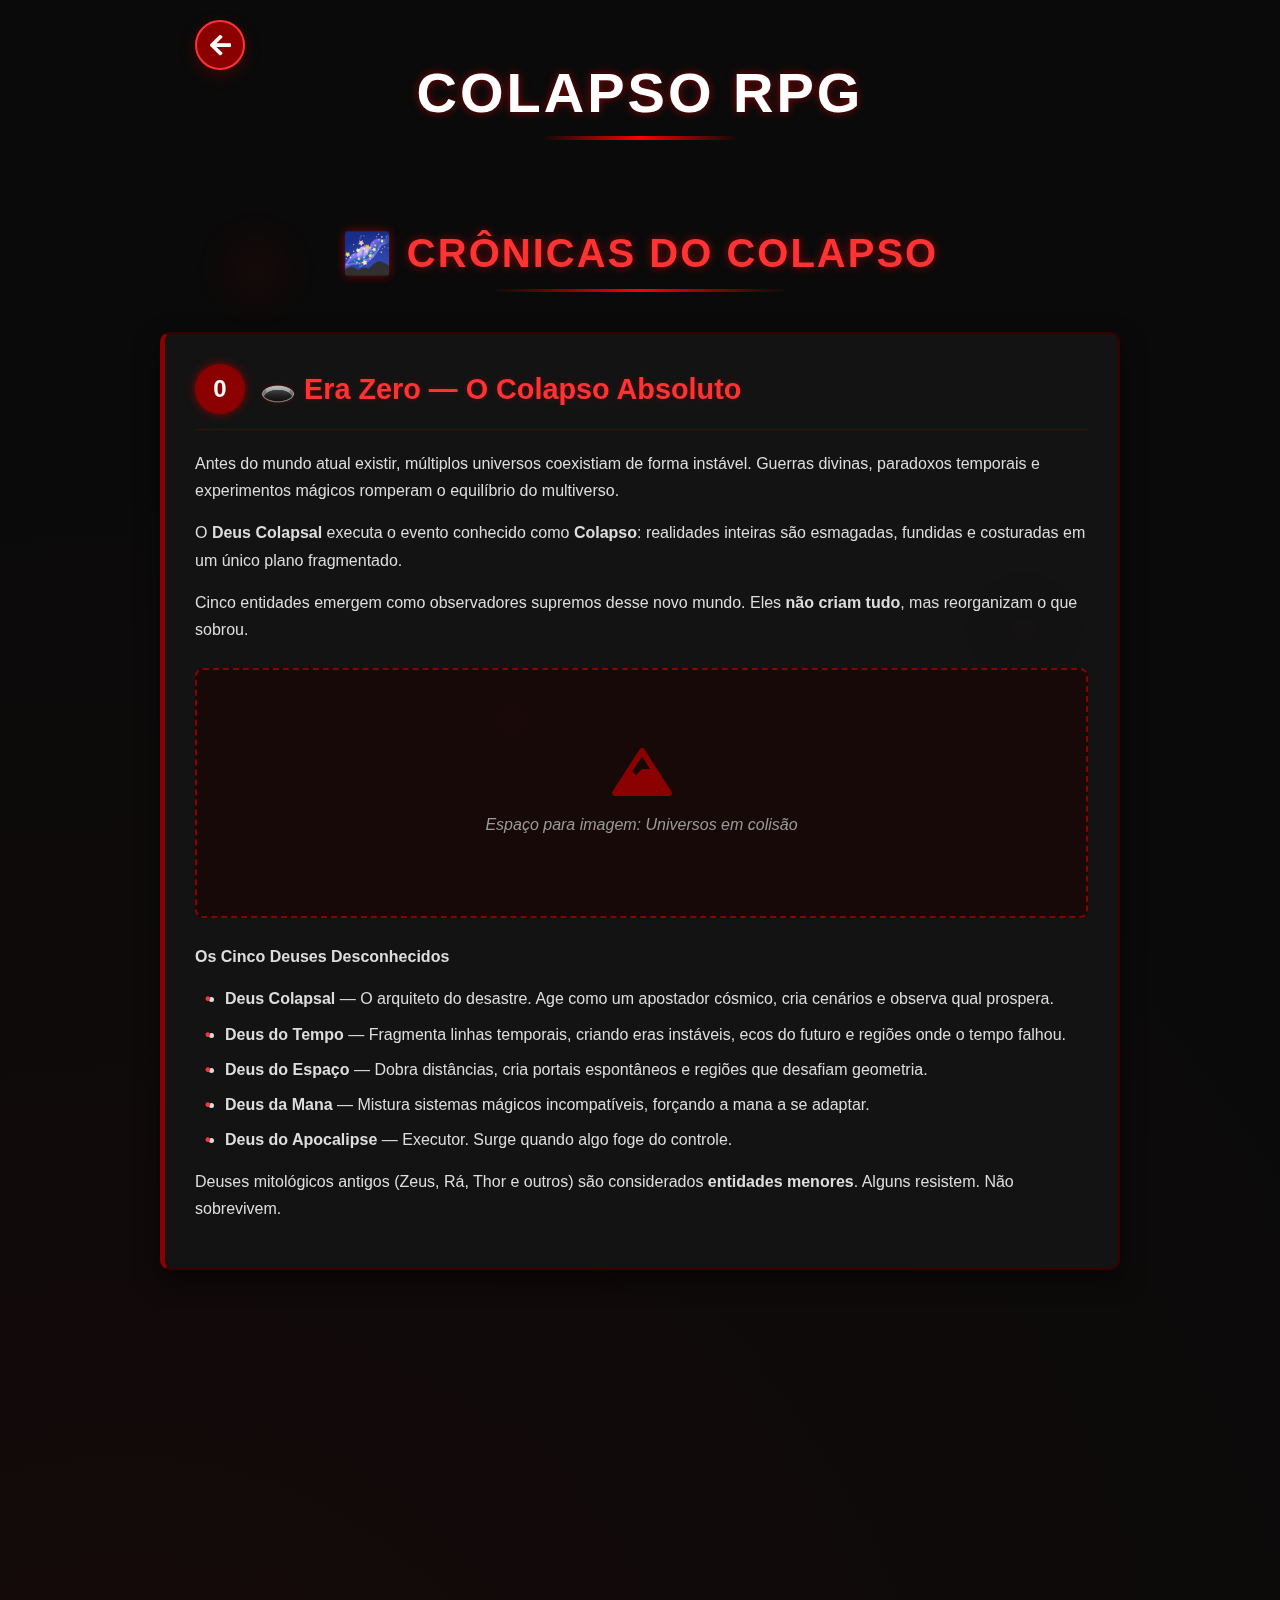
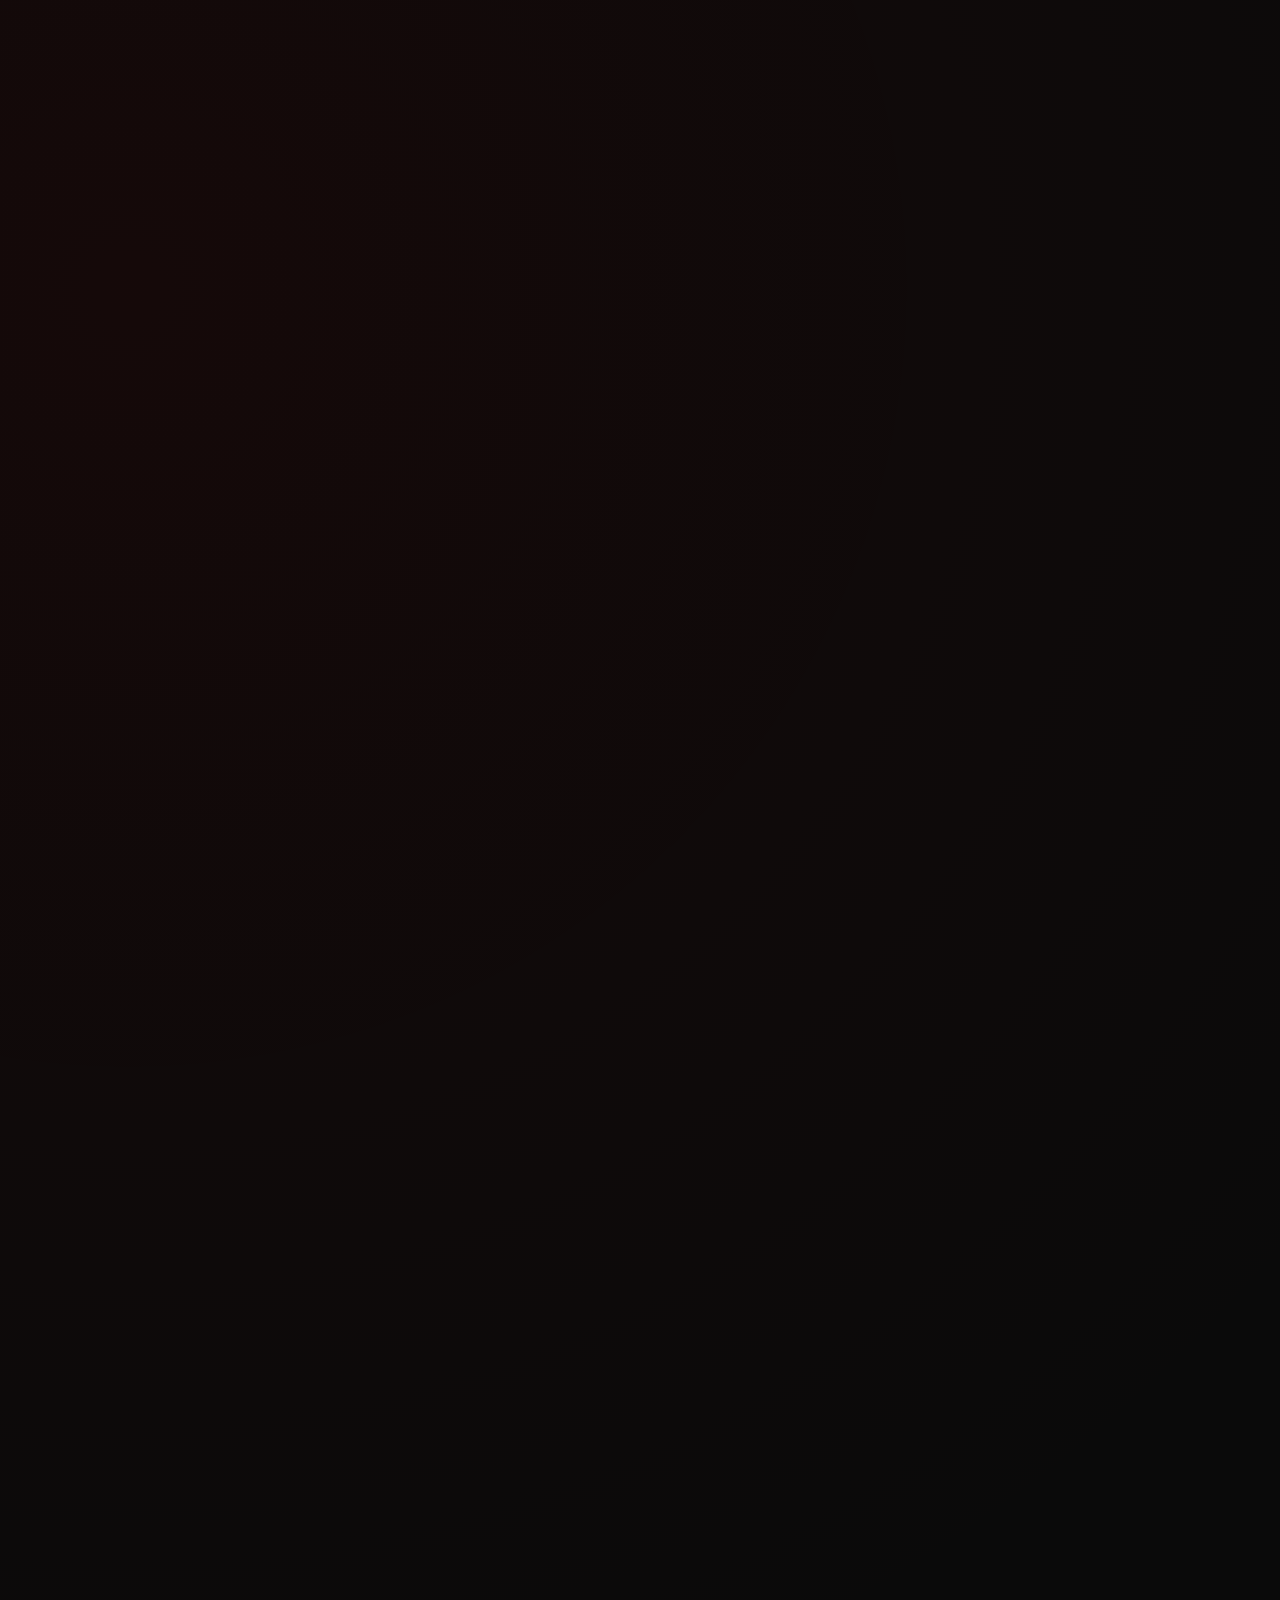
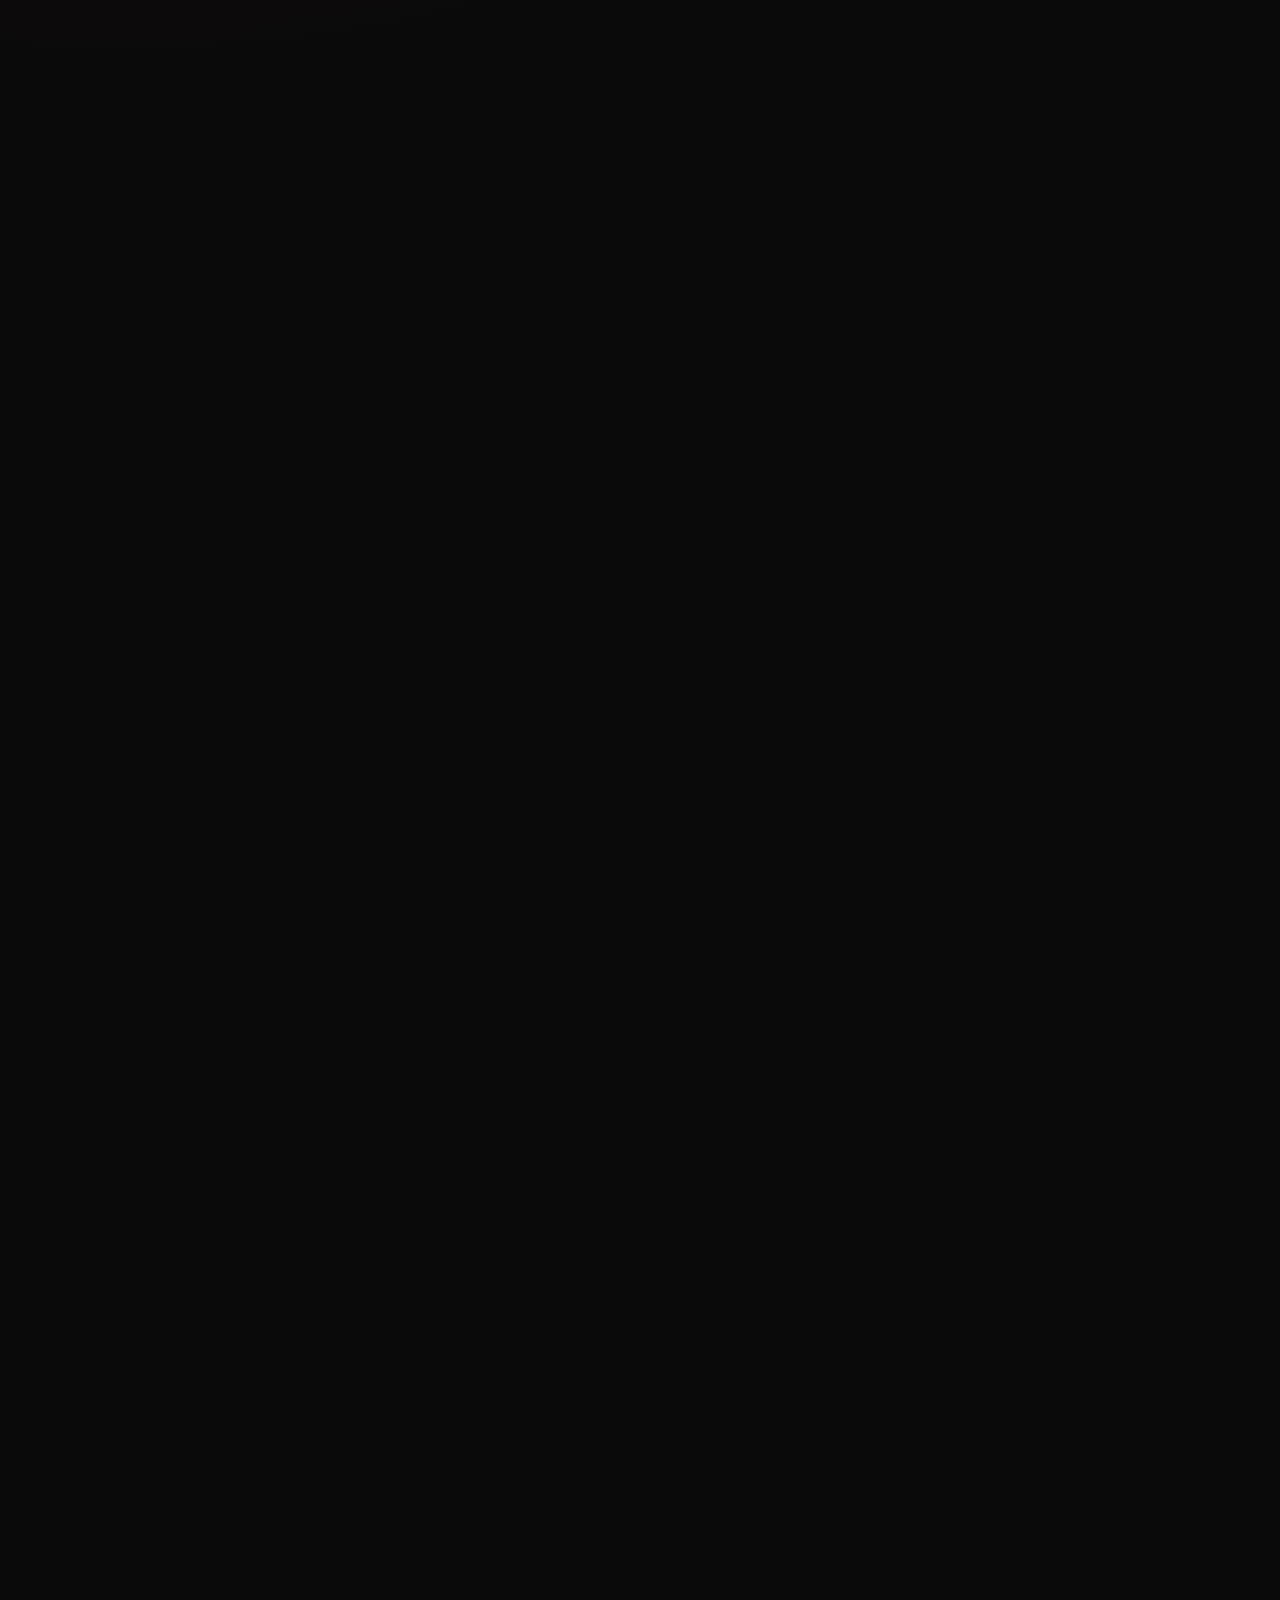
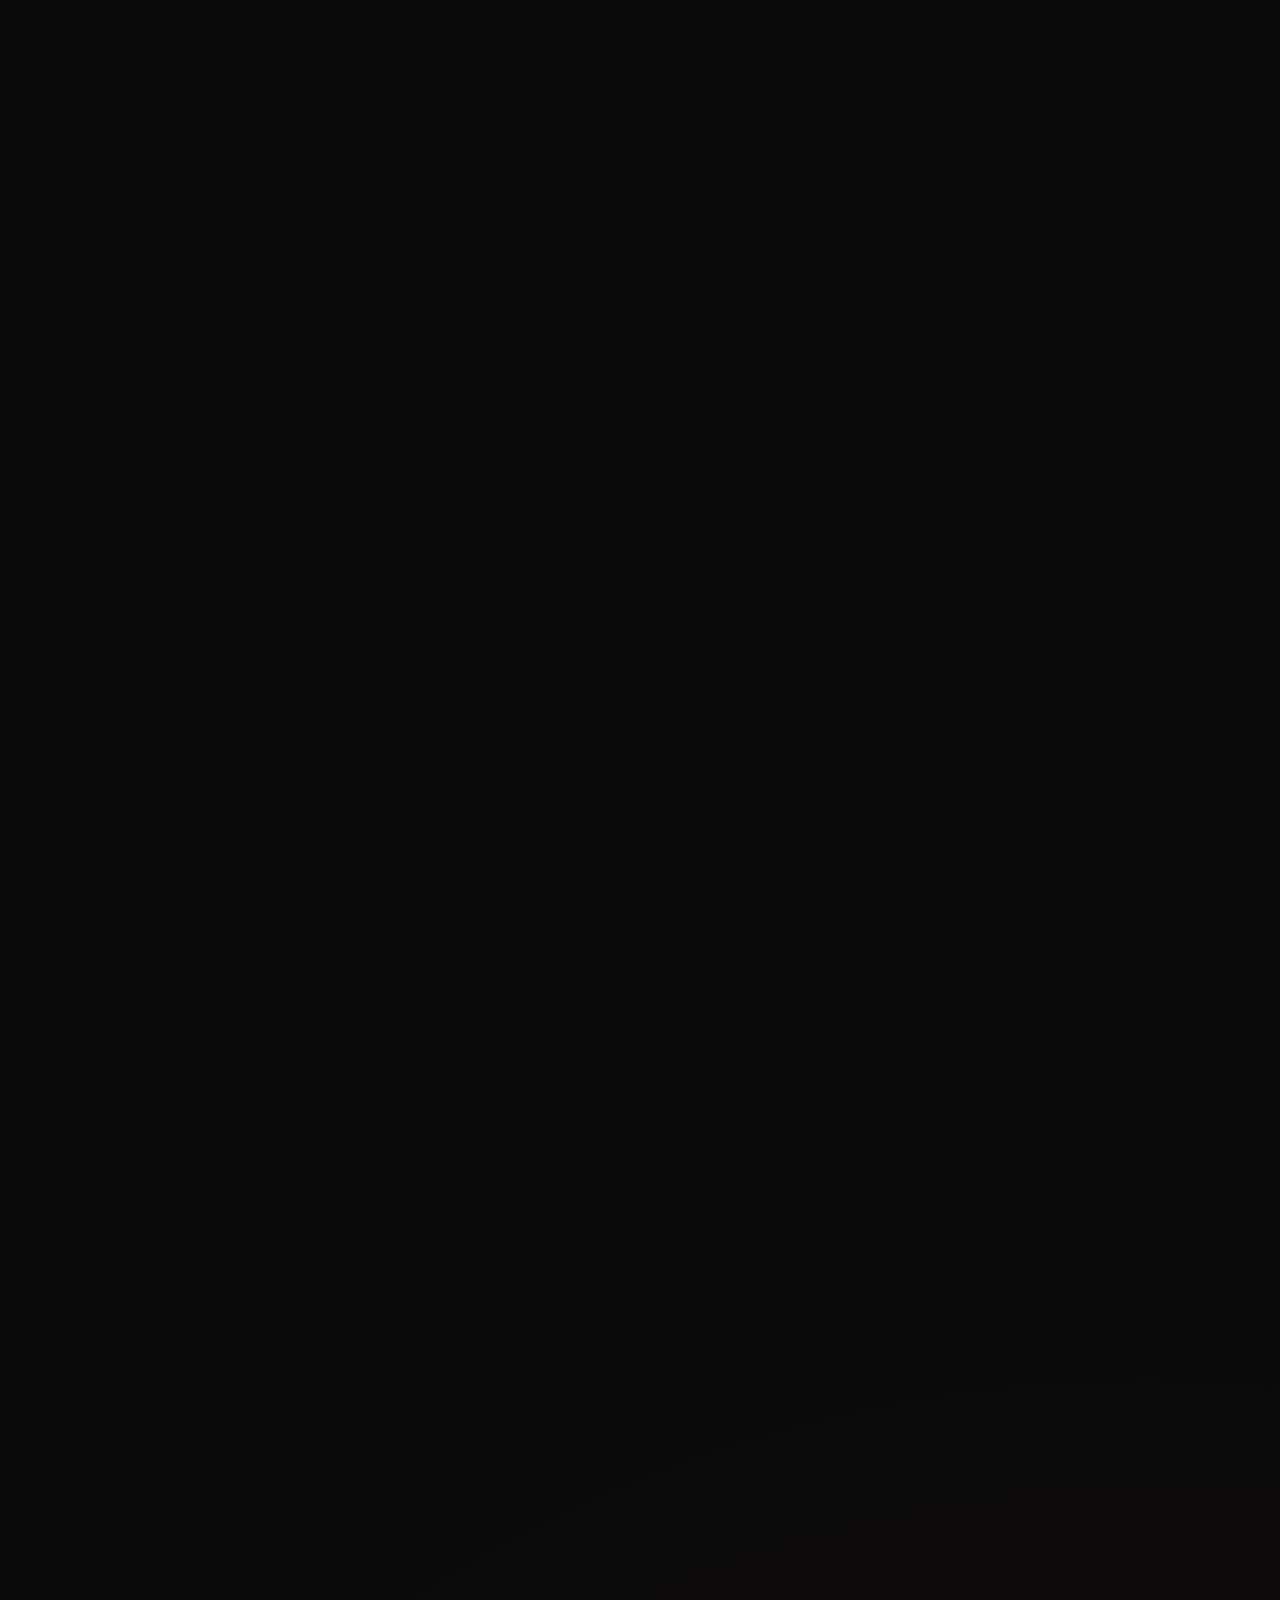
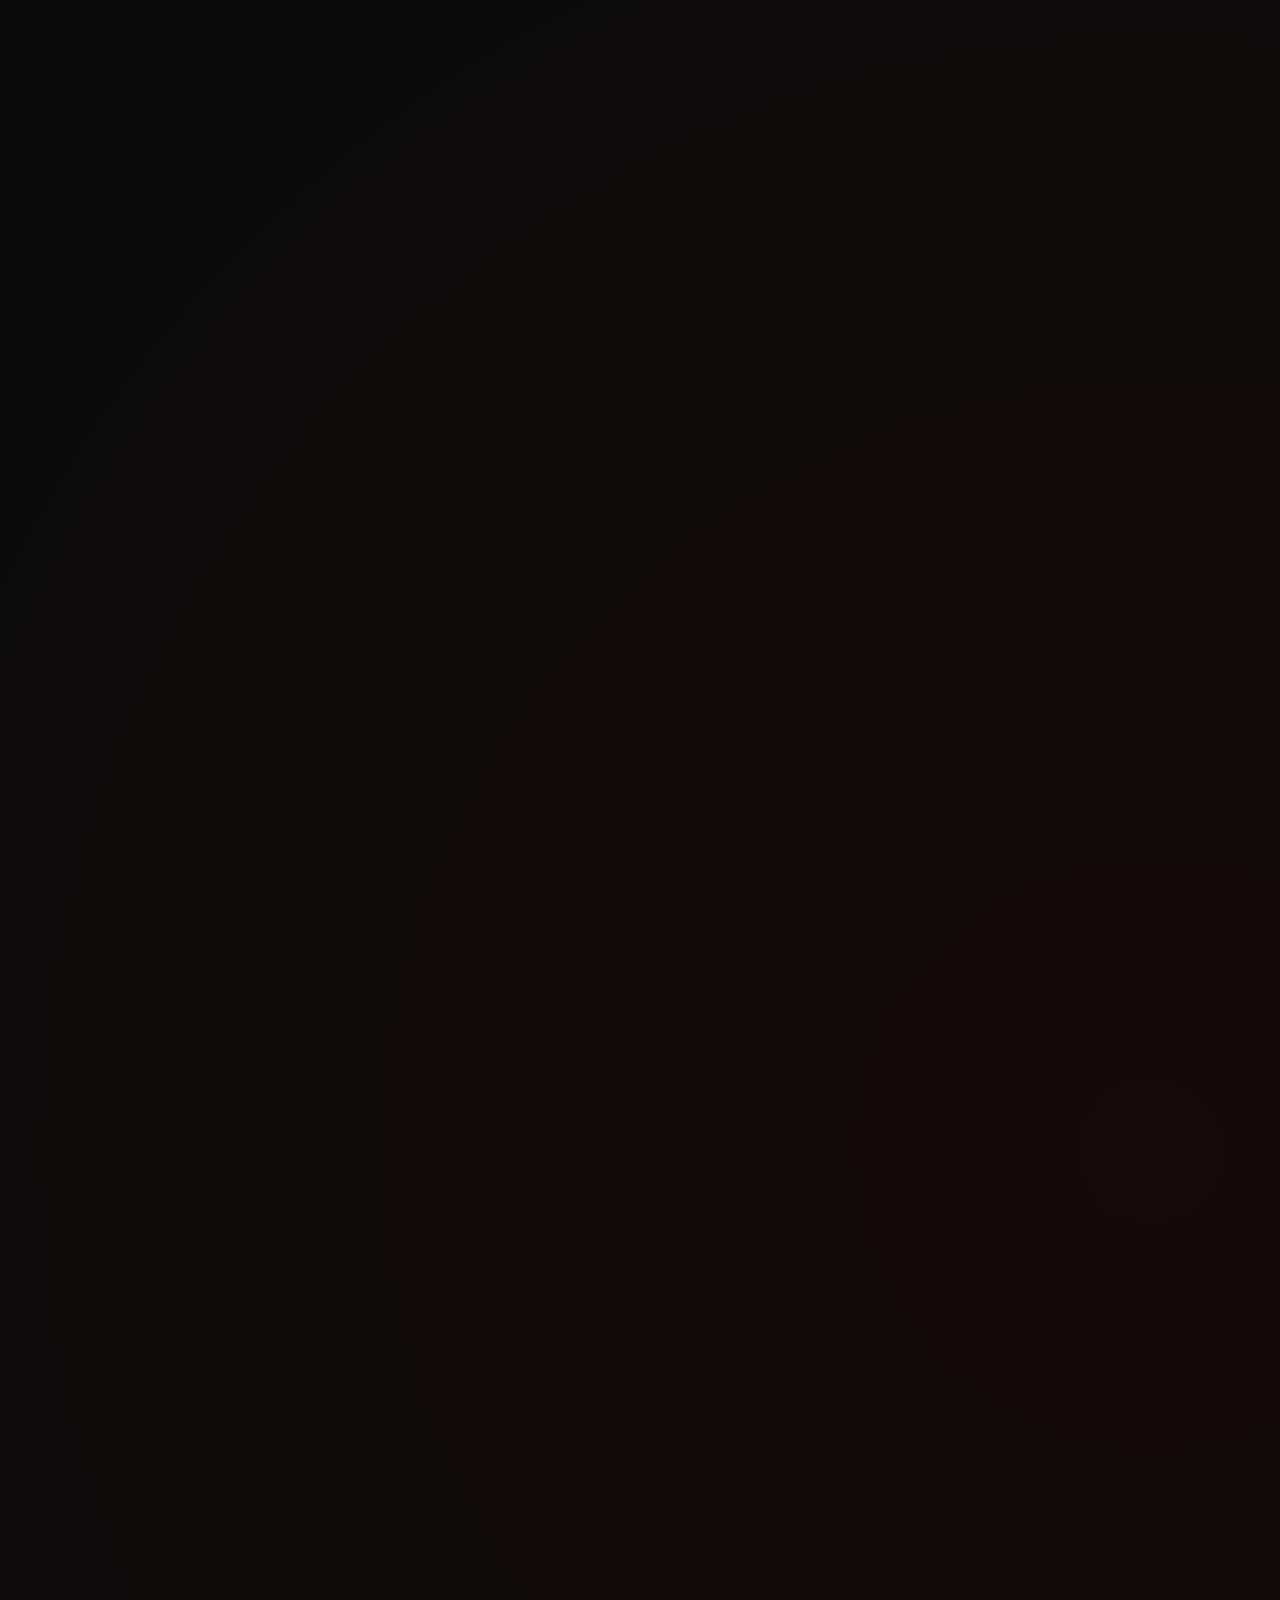
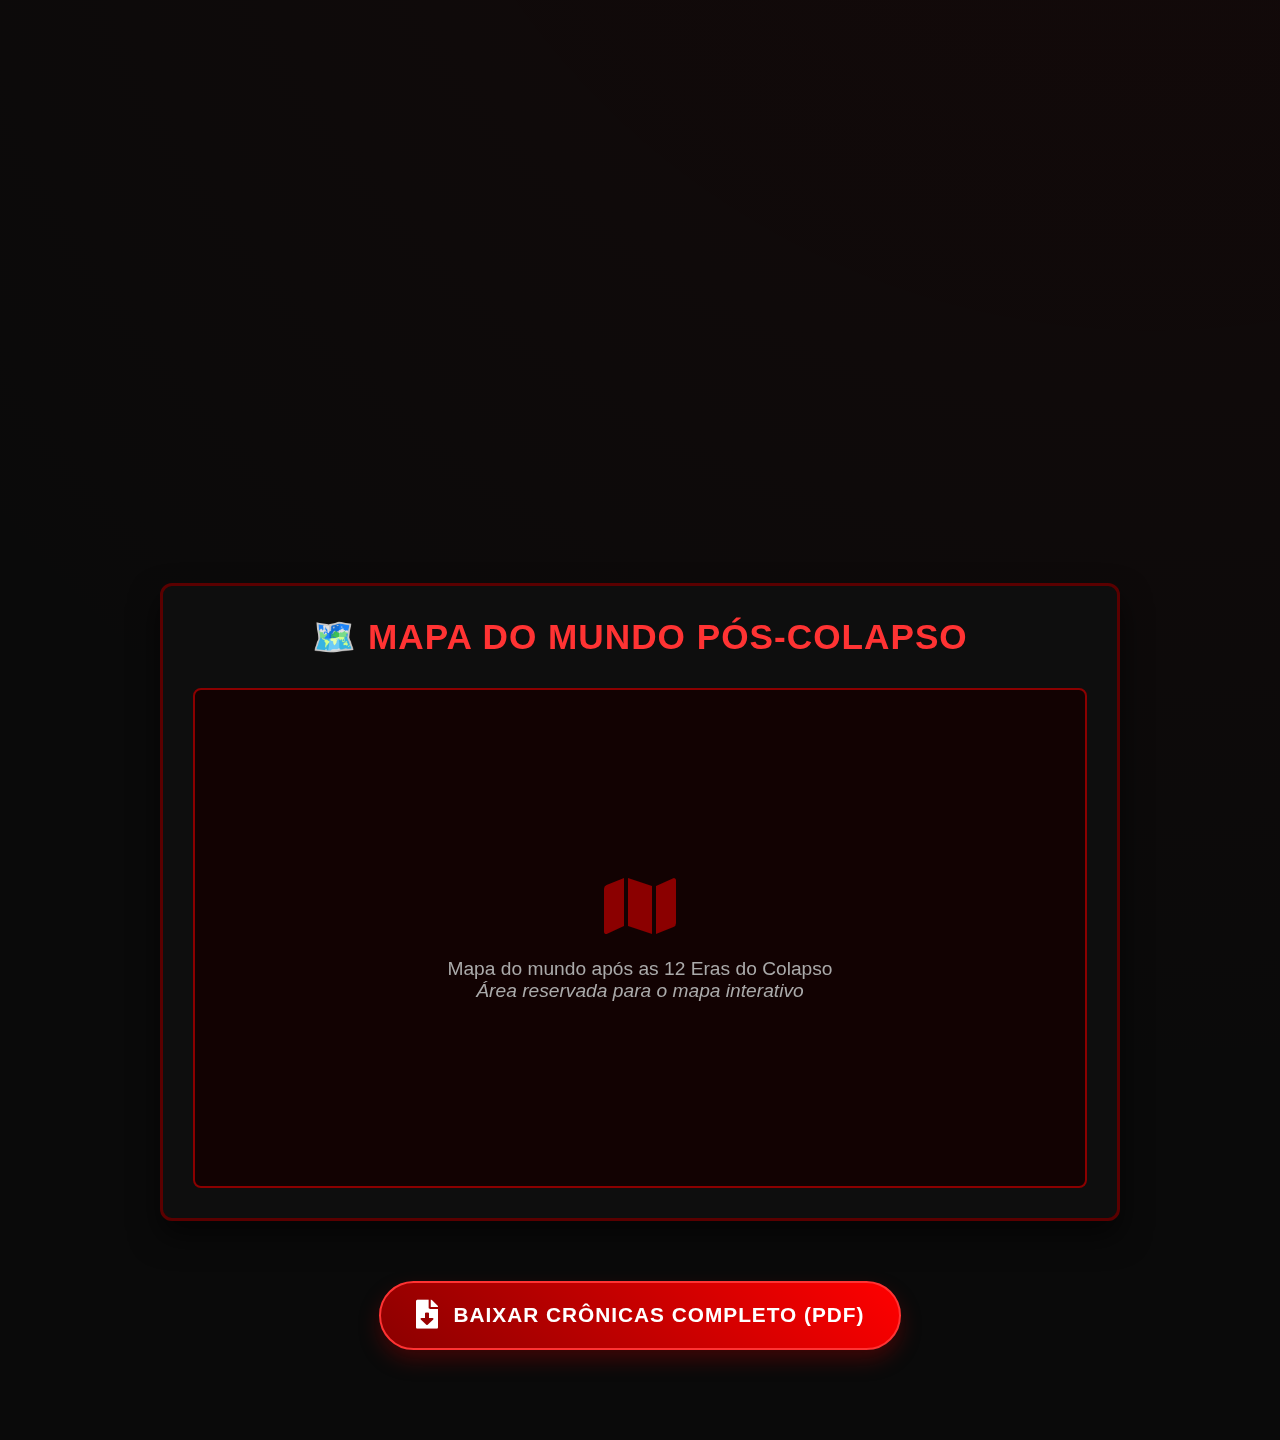
<file: sistema/essencial/sobre-o-colapso.html>
<!DOCTYPE html>
<html lang="pt-br">
<head>
    <meta charset="UTF-8">
    <meta name="viewport" content="width=device-width, initial-scale=1.0">
    <link rel="stylesheet" href="https://cdnjs.cloudflare.com/ajax/libs/font-awesome/5.15.3/css/all.min.css">
    <link rel="stylesheet" href="/style/sistema.css">
    <link rel="icon" href="/assets/icon/Colapso.jpeg" type="image/jpeg">
    <title>Sobre o colapso - Colapso RPG</title>
    <style>
        /* Estilos específicos para a página Sobre o Colapso */
        .cronicas-container {
            max-width: 1000px;
            margin: 0 auto;
            padding: 20px;
            position: relative;
        }

        .titulo-pagina {
            text-align: center;
            color: #ff3333;
            font-size: 2.5rem;
            margin: 30px 0 20px 0;
            text-transform: uppercase;
            letter-spacing: 2px;
            text-shadow: 0 0 10px rgba(255, 0, 0, 0.5);
            position: relative;
            padding-bottom: 15px;
        }

        .titulo-pagina::after {
            content: '';
            position: absolute;
            bottom: 0;
            left: 50%;
            transform: translateX(-50%);
            width: 300px;
            height: 3px;
            background: linear-gradient(90deg, transparent, #ff0000, transparent);
        }

        .aviso-mestre {
            background-color: rgba(139, 0, 0, 0.2);
            border-left: 4px solid #ff0000;
            padding: 20px;
            margin: 30px 0;
            border-radius: 0 8px 8px 0;
            box-shadow: 0 5px 15px rgba(0, 0, 0, 0.3);
        }

        .aviso-mestre h3 {
            color: #ff6666;
            margin-bottom: 10px;
            display: flex;
            align-items: center;
            gap: 10px;
        }

        .aviso-mestre h3 i {
            font-size: 1.5rem;
        }

        .aviso-mestre p {
            color: #cccccc;
            line-height: 1.6;
        }

        /* Estilos para as eras */
        .era {
            background-color: rgba(20, 20, 20, 0.9);
            border-radius: 10px;
            padding: 30px;
            margin: 40px 0;
            border: 2px solid #3a0000;
            box-shadow: 0 10px 25px rgba(0, 0, 0, 0.5);
            opacity: 0;
            transform: translateY(50px);
            transition: all 0.8s ease;
        }

        .era.visivel {
            opacity: 1;
            transform: translateY(0);
        }

        .era:nth-child(even) {
            border-left: 5px solid #8b0000;
        }

        .era:nth-child(odd) {
            border-right: 5px solid #8b0000;
        }

        .cabecalho-era {
            display: flex;
            align-items: center;
            gap: 15px;
            margin-bottom: 20px;
            padding-bottom: 15px;
            border-bottom: 1px solid #5a0000;
        }

        .numero-era {
            background-color: #8b0000;
            color: white;
            width: 50px;
            height: 50px;
            border-radius: 50%;
            display: flex;
            align-items: center;
            justify-content: center;
            font-size: 1.5rem;
            font-weight: bold;
            box-shadow: 0 0 10px rgba(255, 0, 0, 0.5);
        }

        .titulo-era {
            color: #ff3333;
            font-size: 1.8rem;
            margin: 0;
            text-shadow: 0 0 5px rgba(255, 0, 0, 0.3);
        }

        .conteudo-era {
            color: #dddddd;
            line-height: 1.7;
        }

        .conteudo-era p {
            margin-bottom: 15px;
        }

        .conteudo-era ul {
            margin: 15px 0 15px 30px;
        }

        .conteudo-era li {
            margin-bottom: 8px;
            position: relative;
        }

        .conteudo-era li::before {
            content: '•';
            color: #ff3333;
            font-weight: bold;
            position: absolute;
            left: -20px;
        }

        /* Espaços para imagens */
        .espaco-imagem {
            height: 250px;
            background-color: rgba(30, 0, 0, 0.5);
            border: 2px dashed #8b0000;
            border-radius: 8px;
            margin: 25px 0;
            display: flex;
            flex-direction: column;
            align-items: center;
            justify-content: center;
            color: #999999;
            font-style: italic;
            transition: all 0.3s ease;
        }

        .espaco-imagem:hover {
            background-color: rgba(50, 0, 0, 0.7);
            border-color: #ff0000;
        }

        .espaco-imagem i {
            font-size: 3rem;
            margin-bottom: 15px;
            color: #8b0000;
        }

        /* Mapa */
        .secao-mapa {
            margin: 60px 0;
            padding: 30px;
            background-color: rgba(15, 15, 15, 0.95);
            border-radius: 12px;
            border: 3px solid #5a0000;
            box-shadow: 0 15px 30px rgba(0, 0, 0, 0.6);
        }

        .secao-mapa h2 {
            color: #ff3333;
            text-align: center;
            font-size: 2.2rem;
            margin-bottom: 30px;
            text-transform: uppercase;
            letter-spacing: 1px;
        }

        .container-mapa {
            height: 500px;
            background-color: rgba(20, 0, 0, 0.8);
            border: 2px solid #8b0000;
            border-radius: 8px;
            display: flex;
            flex-direction: column;
            align-items: center;
            justify-content: center;
            color: #aaaaaa;
            font-size: 1.2rem;
        }

        .container-mapa i {
            font-size: 4rem;
            margin-bottom: 20px;
            color: #8b0000;
        }

        /* Botão de download */
        .botao-download {
            text-align: center;
            margin: 50px 0;
        }

        .botao-download a {
            display: inline-flex;
            align-items: center;
            gap: 15px;
            background: linear-gradient(45deg, #8b0000, #ff0000);
            color: white;
            text-decoration: none;
            padding: 18px 35px;
            border-radius: 50px;
            font-size: 1.3rem;
            font-weight: bold;
            text-transform: uppercase;
            letter-spacing: 1px;
            box-shadow: 0 10px 20px rgba(139, 0, 0, 0.4);
            transition: all 0.3s ease;
            border: 2px solid #ff3333;
        }

        .botao-download a:hover {
            transform: translateY(-5px) scale(1.05);
            box-shadow: 0 15px 30px rgba(255, 0, 0, 0.5);
            background: linear-gradient(45deg, #ff0000, #ff6666);
        }

        .botao-download i {
            font-size: 1.8rem;
        }

        /* BOTÃO VOLTAR MODIFICADO - CANTO SUPERIOR ESQUERDO */
        .botao-voltar2 {
            position: fixed;
            top: 20px;
            left: 20px;
            z-index: 1000;
            display: flex;
            align-items: center;
            gap: 10px;
        }

        .botao-voltar2 a {
            display: flex;
            align-items: center;
            justify-content: center;
            width: 50px;
            height: 50px;
            background-color: #8b0000;
            border-radius: 50%;
            color: white;
            text-decoration: none;
            font-size: 1.5rem;
            box-shadow: 0 5px 15px rgba(139, 0, 0, 0.4);
            transition: all 0.3s ease;
            border: 2px solid #ff3333;
        }

        .botao-voltar2 a:hover {
            background-color: #ff0000;
            transform: scale(1.1) rotate(-10deg);
            box-shadow: 0 8px 20px rgba(255, 0, 0, 0.6);
        }

        .botao-voltar2 .texto-botao {
            background-color: rgba(20, 20, 20, 0.9);
            color: white;
            padding: 8px 15px;
            border-radius: 20px;
            font-size: 0.9rem;
            font-weight: 600;
            opacity: 0;
            transform: translateX(-20px);
            transition: all 0.3s ease;
            white-space: nowrap;
            border: 1px solid #8b0000;
            pointer-events: none;
        }

        .botao-voltar2:hover .texto-botao {
            opacity: 1;
            transform: translateX(0);
        }

        /* Ajuste do título principal para não ficar atrás do botão */
        h1 {
            margin-top: 40px !important;
        }

        /* Responsividade */
        @media (max-width: 768px) {
            .cronicas-container {
                padding: 15px;
            }
            
            .titulo-pagina {
                font-size: 2rem;
                margin-top: 50px;
            }
            
            .era {
                padding: 20px;
            }
            
            .cabecalho-era {
                flex-direction: column;
                text-align: center;
                gap: 10px;
            }
            
            .secao-mapa {
                padding: 20px;
            }
            
            .container-mapa {
                height: 350px;
            }
            
            .botao-download a {
                padding: 15px 25px;
                font-size: 1.1rem;
            }
            
            /* Botão voltar em mobile */
            .botao-voltar2 {
                top: 15px;
                left: 15px;
            }
            
            .botao-voltar2 a {
                width: 45px;
                height: 45px;
                font-size: 1.3rem;
            }
            
            .botao-voltar2 .texto-botao {
                font-size: 0.8rem;
                padding: 6px 12px;
            }
            
            h1 {
                margin-top: 50px !important;
                font-size: 2.5rem;
            }
        }

        @media (max-width: 480px) {
            .titulo-pagina {
                font-size: 1.7rem;
                margin-top: 55px;
            }
            
            .titulo-era {
                font-size: 1.5rem;
            }
            
            .container-mapa {
                height: 250px;
            }
            
            .espaco-imagem {
                height: 180px;
            }
            
            /* Botão voltar em telas muito pequenas */
            .botao-voltar2 {
                top: 10px;
                left: 10px;
            }
            
            .botao-voltar2 a {
                width: 40px;
                height: 40px;
                font-size: 1.2rem;
            }
            
            .botao-voltar2 .texto-botao {
                font-size: 0.75rem;
                padding: 20px 84px;
            }
            
            h1 {
                margin-top: 55px !important;
                font-size: 2.2rem;
            }
        }
    </style>
</head>
<body>
    <h1>Colapso RPG</h1>

    <!-- Botão Voltar - AGORA NO CANTO SUPERIOR ESQUERDO -->
    <div class="botao-voltar2">
        <div class="texto-botao">Voltar para Sistema</div>
        <a href="/sistema/home.sistema.html" title="Voltar para a página de sistema">
            <i class="fas fa-arrow-left"></i>
        </a>
    </div>

    <div class="cronicas-container">
        <h2 class="titulo-pagina">🌌 Crônicas do Colapso</h2>
    

        <!-- Era Zero -->
        <div class="era" id="era-zero">
            <div class="cabecalho-era">
                <div class="numero-era">0</div>
                <h3 class="titulo-era">🕳️ Era Zero — O Colapso Absoluto</h3>
            </div>
            <div class="conteudo-era">
                <p>Antes do mundo atual existir, múltiplos universos coexistiam de forma instável. Guerras divinas, paradoxos temporais e experimentos mágicos romperam o equilíbrio do multiverso.</p>
                <p>O <strong>Deus Colapsal</strong> executa o evento conhecido como <strong>Colapso</strong>: realidades inteiras são esmagadas, fundidas e costuradas em um único plano fragmentado.</p>
                <p>Cinco entidades emergem como observadores supremos desse novo mundo. Eles <strong>não criam tudo</strong>, mas reorganizam o que sobrou.</p>
                
                <div class="espaco-imagem">
                    <i class="fas fa-mountain"></i>
                    <span>Espaço para imagem: Universos em colisão</span>
                </div>
                
                <h4>Os Cinco Deuses Desconhecidos</h4>
                <ul>
                    <li><strong>Deus Colapsal</strong> — O arquiteto do desastre. Age como um apostador cósmico, cria cenários e observa qual prospera.</li>
                    <li><strong>Deus do Tempo</strong> — Fragmenta linhas temporais, criando eras instáveis, ecos do futuro e regiões onde o tempo falhou.</li>
                    <li><strong>Deus do Espaço</strong> — Dobra distâncias, cria portais espontâneos e regiões que desafiam geometria.</li>
                    <li><strong>Deus da Mana</strong> — Mistura sistemas mágicos incompatíveis, forçando a mana a se adaptar.</li>
                    <li><strong>Deus do Apocalipse</strong> — Executor. Surge quando algo foge do controle.</li>
                </ul>
                <p>Deuses mitológicos antigos (Zeus, Rá, Thor e outros) são considerados <strong>entidades menores</strong>. Alguns resistem. Não sobrevivem.</p>
            </div>
        </div>

        <!-- Primeira Era -->
        <div class="era" id="era-um">
            <div class="cabecalho-era">
                <div class="numero-era">1</div>
                <h3 class="titulo-era">🧬 Primeira Era — A Era dos Monstros Primordiais</h3>
            </div>
            <div class="conteudo-era">
                <p>O mundo nasce hostil.</p>
                <p>Os deuses introduzem criaturas simples, porém adaptáveis, para testar ecossistemas:</p>
                <ul>
                    <li>Slimes absorventes</li>
                    <li>Esqueletos animados por resíduos mágicos</li>
                    <li>Goblins caóticos</li>
                </ul>
                <p>Essas criaturas moldam cavernas, ruínas e campos de batalha. Não existem reinos, apenas <strong>territórios disputados</strong>.</p>
                <p>Com o tempo, padrões surgem. O jogo se torna previsível.</p>
                
                <div class="espaco-imagem">
                    <i class="fas fa-dragon"></i>
                    <span>Espaço para imagem: Monstros primordiais</span>
                </div>
            </div>
        </div>

        <!-- Segunda Era -->
        <div class="era" id="era-dois">
            <div class="cabecalho-era">
                <div class="numero-era">2</div>
                <h3 class="titulo-era">🌲 Segunda Era — Guerra Élfica</h3>
            </div>
            <div class="conteudo-era">
                <p>Os elfos são trazidos para testar sociedades complexas. Diferente dos monstros, possuem cultura, memória e planejamento.</p>
                <p>Eles dominam florestas usando magia natural e proteção ambiental extrema.</p>
                <p>Isso gera conflito direto com os goblins, que:</p>
                <ul>
                    <li>Não se adaptam a florestas densas</li>
                    <li>Preferem terrenos abertos</li>
                    <li>Desenvolvem táticas de cerco e desgaste</li>
                </ul>
                <p>Após décadas de guerra, os goblins conquistam vastas regiões.</p>
                <p>O resultado <strong>quebra as expectativas divinas</strong>.</p>
            </div>
        </div>

        <!-- Terceira Era -->
        <div class="era" id="era-tres">
            <div class="cabecalho-era">
                <div class="numero-era">3</div>
                <h3 class="titulo-era">✨ Terceira Era — A Era da Mana Instável</h3>
            </div>
            <div class="conteudo-era">
                <p>Intrigado, o <strong>Deus da Mana</strong> intervém.</p>
                <p>A mana do mundo deixa de ser passiva e passa a reagir à <strong>crença</strong>, emoção e intenção.</p>
                <p>Os goblins recebem acesso indireto à magia através da <strong>Maldição do Deus do Ouro</strong>:</p>
                <ul>
                    <li>Ganância fortalece feitiços</li>
                    <li>Crença distorce a realidade</li>
                    <li>O impossível se torna improvável, mas possível</li>
                </ul>
                <p>Eles são os primeiros a conjurar magia verdadeira, junto aos elfos.</p>
                
                <div class="espaco-imagem">
                    <i class="fas fa-magic"></i>
                    <span>Espaço para imagem: Mana instável</span>
                </div>
            </div>
        </div>

        <!-- Quarta Era -->
        <div class="era" id="era-quatro">
            <div class="cabecalho-era">
                <div class="numero-era">4</div>
                <h3 class="titulo-era">🐉 Quarta Era — A Era dos Titãs, Dragões e Masmorras</h3>
            </div>
            <div class="conteudo-era">
                <p>Buscando escala maior, os deuses introduzem ameaças colossais:</p>
                <ul>
                    <li>Dragões ancestrais</li>
                    <li>Titãs errantes</li>
                    <li>Masmorras vivas que crescem, se adaptam e recompensam poder</li>
                </ul>
                <p>A noção de <strong>aventura</strong> nasce aqui.</p>
                <p>Civilizações que falham viram ruínas.</p>
            </div>
        </div>

        <!-- Quinta Era -->
        <div class="era" id="era-cinco">
            <div class="cabecalho-era">
                <div class="numero-era">5</div>
                <h3 class="titulo-era">🌍 Quinta Era — A Era da Multiplicidade Racial</h3>
            </div>
            <div class="conteudo-era">
                <p>O mundo recebe novas raças, testando convivência, conflito e cultura:</p>
                <ul>
                    <li>Loxodontes</li>
                    <li>Leonim</li>
                    <li>Tabaxi</li>
                    <li>Bufonidae</li>
                    <li>Aarakocra</li>
                    <li>Thri-kreen</li>
                    <li>Drocoquelons</li>
                    <li>Ratfolk</li>
                </ul>
                <p>Surgem vilas, rotas comerciais, cidades muradas e tratados frágeis.</p>
                
                <div class="espaco-imagem">
                    <i class="fas fa-users"></i>
                    <span>Espaço para imagem: Diversidade racial</span>
                </div>
            </div>
        </div>

        <!-- Sexta Era -->
        <div class="era" id="era-seis">
            <div class="cabecalho-era">
                <div class="numero-era">6</div>
                <h3 class="titulo-era">🕊️ Sexta Era — A Era da Revelação de Edwiges</h3>
            </div>
            <div class="conteudo-era">
                <p>Edwiges, uma Aarakocra estudiosa da mana, descobre <strong>falhas estruturais</strong> no tecido mágico.</p>
                <p>Sem compreender o multiverso, ela força um ritual proibido e abre um portal dimensional.</p>
                <p>O <strong>Deus do Apocalipse</strong> manifesta-se fisicamente.</p>
                <p>Edwiges luta.</p>
                <p>Contra toda lógica, ela destrói <strong>um de seus braços</strong>.</p>
                <p>Ela morre.</p>
                <p>Sua cabeça é exibida magicamente para todo o mundo durante três dias.</p>
                <p>Edwiges torna-se mito, mártir e aviso.</p>
            </div>
        </div>

        <!-- Sétima Era -->
        <div class="era" id="era-sete">
            <div class="cabecalho-era">
                <div class="numero-era">7</div>
                <h3 class="titulo-era">☄️ Sétima Era — O Apocalipse dos Três Dias</h3>
            </div>
            <div class="conteudo-era">
                <p>Em resposta direta, o Deus do Apocalipse inicia um reset parcial.</p>
                <p>Surgem os <strong>Dragões Pilares</strong>, manifestações elementais:</p>
                <ul>
                    <li>Fogo</li>
                    <li>Gelo</li>
                    <li>Ar</li>
                    <li>Terra</li>
                    <li>Sol</li>
                    <li>Lua</li>
                    <li>Eletricidade</li>
                    <li>Pilar Rei</li>
                </ul>
                <p>Mesmo filhotes, são maiores que dragões antigos.</p>
                <p>Regiões inteiras são destruídas.</p>
                <p>O mundo entra no <strong>Ano Zero</strong>.</p>
                
                <div class="espaco-imagem">
                    <i class="fas fa-fire"></i>
                    <span>Espaço para imagem: Dragões Pilares</span>
                </div>
            </div>
        </div>

        <!-- Oitava Era -->
        <div class="era" id="era-oito">
            <div class="cabecalho-era">
                <div class="numero-era">8</div>
                <h3 class="titulo-era">🩸 Oitava Era — A Era das Raças Místicas</h3>
            </div>
            <div class="conteudo-era">
                <p>Buscando novas apostas, o Deus Colapsal introduz:</p>
                <ul>
                    <li>Draconatos</li>
                    <li>Inferis</li>
                    <li>Aeonyx</li>
                    <li>Humanos</li>
                    <li>Orcs</li>
                </ul>
                <p>Os orcs são gentis, territoriais e fortes, porém amadurecem lentamente.</p>
                <p>O Deus Colapsal aposta que eles superarão os humanos em 200 anos.</p>
            </div>
        </div>

        <!-- Nona Era -->
        <div class="era" id="era-nove">
            <div class="cabecalho-era">
                <div class="numero-era">9</div>
                <h3 class="titulo-era">⚔️ Nona Era — A Supremacia Humana</h3>
            </div>
            <div class="conteudo-era">
                <p>Os humanos crescem rápido, reproduzem em massa e não possuem limites éticos.</p>
                <ul>
                    <li>Escravidão</li>
                    <li>Extermínio racial</li>
                    <li>Guerras expansionistas</li>
                </ul>
                <p>Os orcs são quase extintos.</p>
            </div>
        </div>

        <!-- Décima Era -->
        <div class="era" id="era-dez">
            <div class="cabecalho-era">
                <div class="numero-era">10</div>
                <h3 class="titulo-era">🧠 Décima Era — A Burrice Generalizada</h3>
            </div>
            <div class="conteudo-era">
                <p>O Deus Colapsal interfere diretamente.</p>
                <p>Todo orc de extremo poder desperta a habilidade:</p>
                <p><strong>Burrice Generalizada</strong> — A crença molda a realidade.</p>
                <p>O equilíbrio do mundo é quebrado novamente.</p>
                
                <div class="espaco-imagem">
                    <i class="fas fa-brain"></i>
                    <span>Espaço para imagem: Manifestação do poder orc</span>
                </div>
            </div>
        </div>

        <!-- Décima Primeira Era -->
        <div class="era" id="era-onze">
            <div class="cabecalho-era">
                <div class="numero-era">11</div>
                <h3 class="titulo-era">🌑 Décima Primeira Era — As Civilizações Ocultas</h3>
            </div>
            <div class="conteudo-era">
                <p>Raças oprimidas fogem.</p>
                <p>Cidades subterrâneas, reinos invisíveis e pactos secretos surgem.</p>
                <p>Os humanos dominam a superfície.</p>
            </div>
        </div>

        <!-- Décima Segunda Era -->
        <div class="era" id="era-doze">
            <div class="cabecalho-era">
                <div class="numero-era">12</div>
                <h3 class="titulo-era">🧨 Décima Segunda Era — A Rebelião dos Monstros</h3>
            </div>
            <div class="conteudo-era">
                <p>Antigos inimigos se unem.</p>
                <p>A guerra final começa.</p>
                <p class="destaque-final"><strong>> Aqui começa a campanha dos jogadores.</strong></p>
                
                <div class="espaco-imagem">
                    <i class="fas fa-fist-raised"></i>
                    <span>Espaço para imagem: A Grande Rebelião</span>
                </div>
            </div>
        </div>

        <!-- Seção do Mapa -->
        <div class="secao-mapa">
            <h2>🗺️ Mapa do Mundo Pós-Colapso</h2>
            <div class="container-mapa">
                <i class="fas fa-map"></i>
                <p>Mapa do mundo após as 12 Eras do Colapso</p>
                <p><em>Área reservada para o mapa interativo</em></p>
            </div>
        </div>

        <!-- Botão de Download -->
        <div class="botao-download">
            <a href="#" id="baixar-pdf">
                <i class="fas fa-file-download"></i>
                Baixar Crônicas Completo (PDF)
            </a>
        </div>
    </div>

    <script>
        // Efeito de revelação ao rolar
        document.addEventListener('DOMContentLoaded', function() {
            const eras = document.querySelectorAll('.era');
            
            const observer = new IntersectionObserver((entries) => {
                entries.forEach(entry => {
                    if (entry.isIntersecting) {
                        entry.target.classList.add('visivel');
                    }
                });
            }, {
                threshold: 0.1,
                rootMargin: '0px 0px -50px 0px'
            });
            
            eras.forEach(era => {
                observer.observe(era);
            });
            
            // Simulação de download do PDF
            document.getElementById('baixar-pdf').addEventListener('click', function(e) {
                e.preventDefault();
                alert('Funcionalidade de download PDF será implementada aqui!\nAs Crônicas do Colapso serão salvas em formato PDF.');
            });
            
            // Adicionar classe visível para a primeira era
            document.getElementById('era-zero').classList.add('visivel');
        });
    </script>
</body>
</html>
</file>
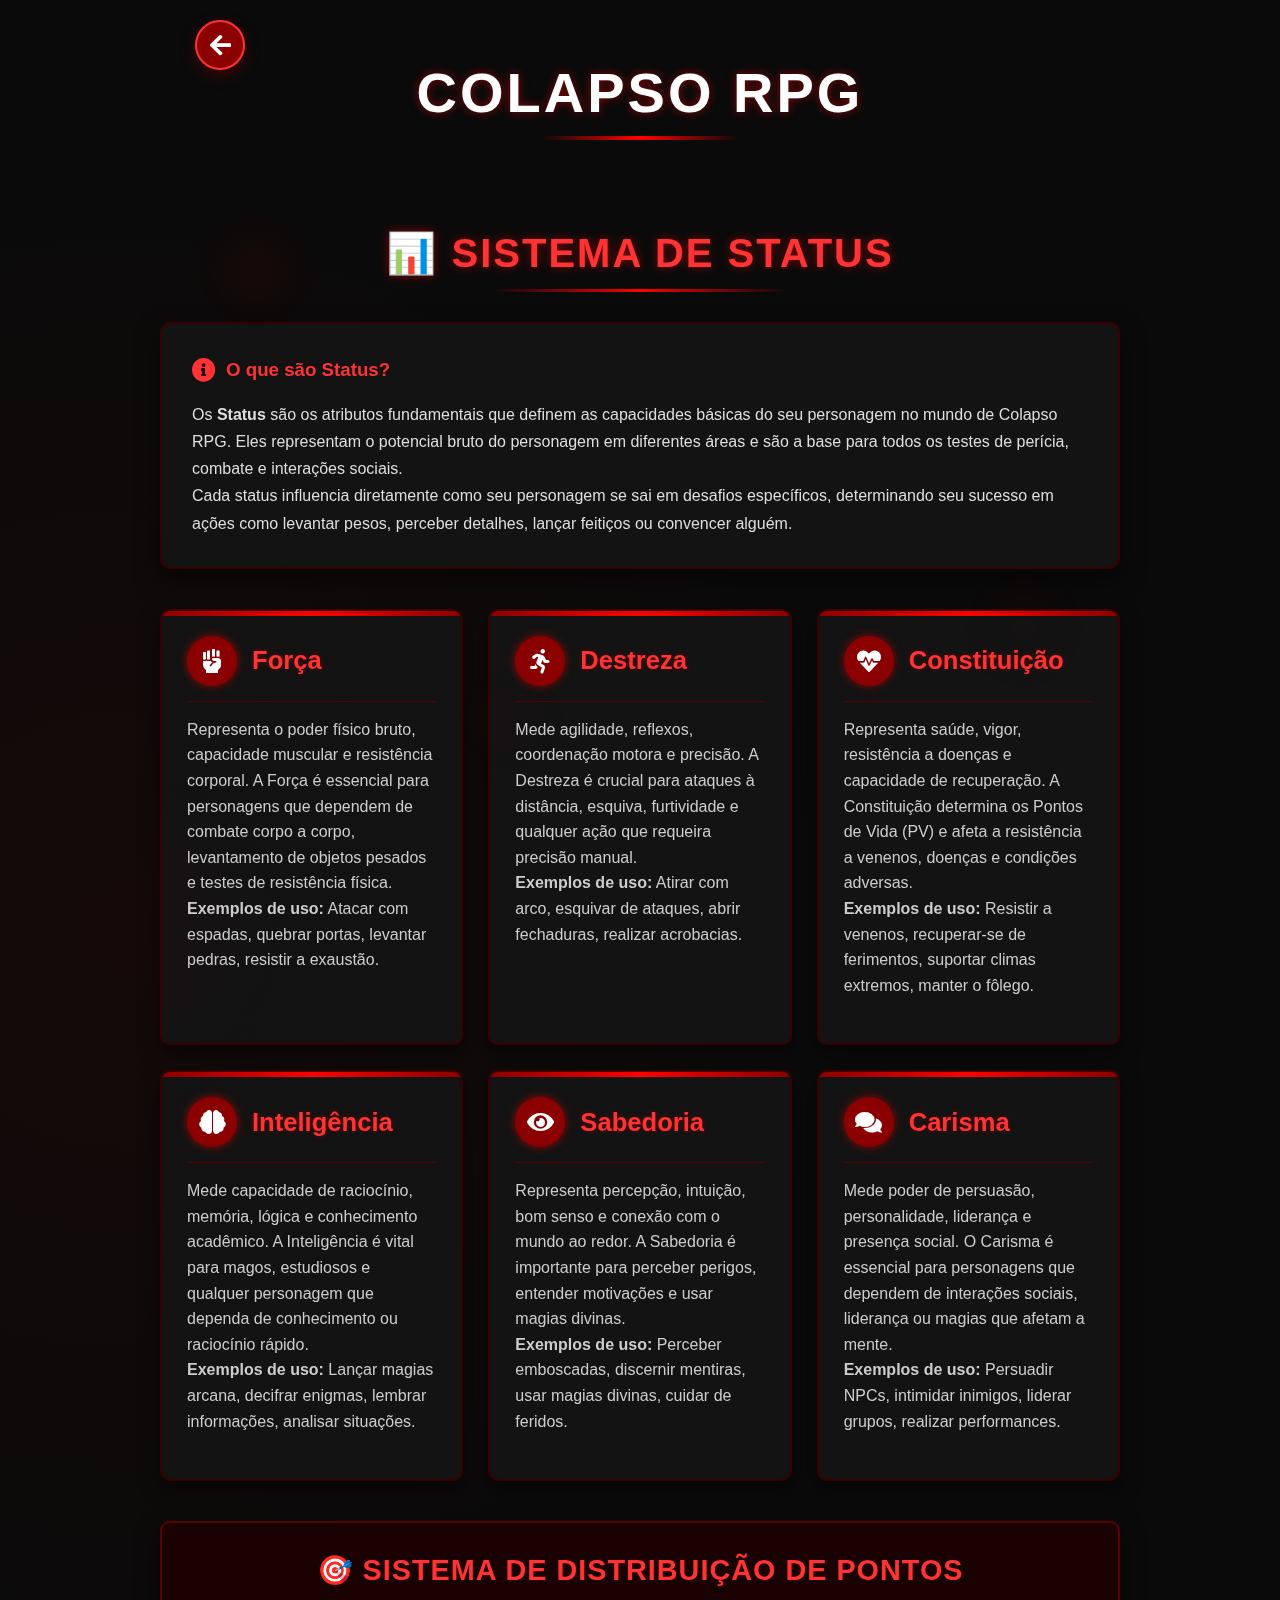
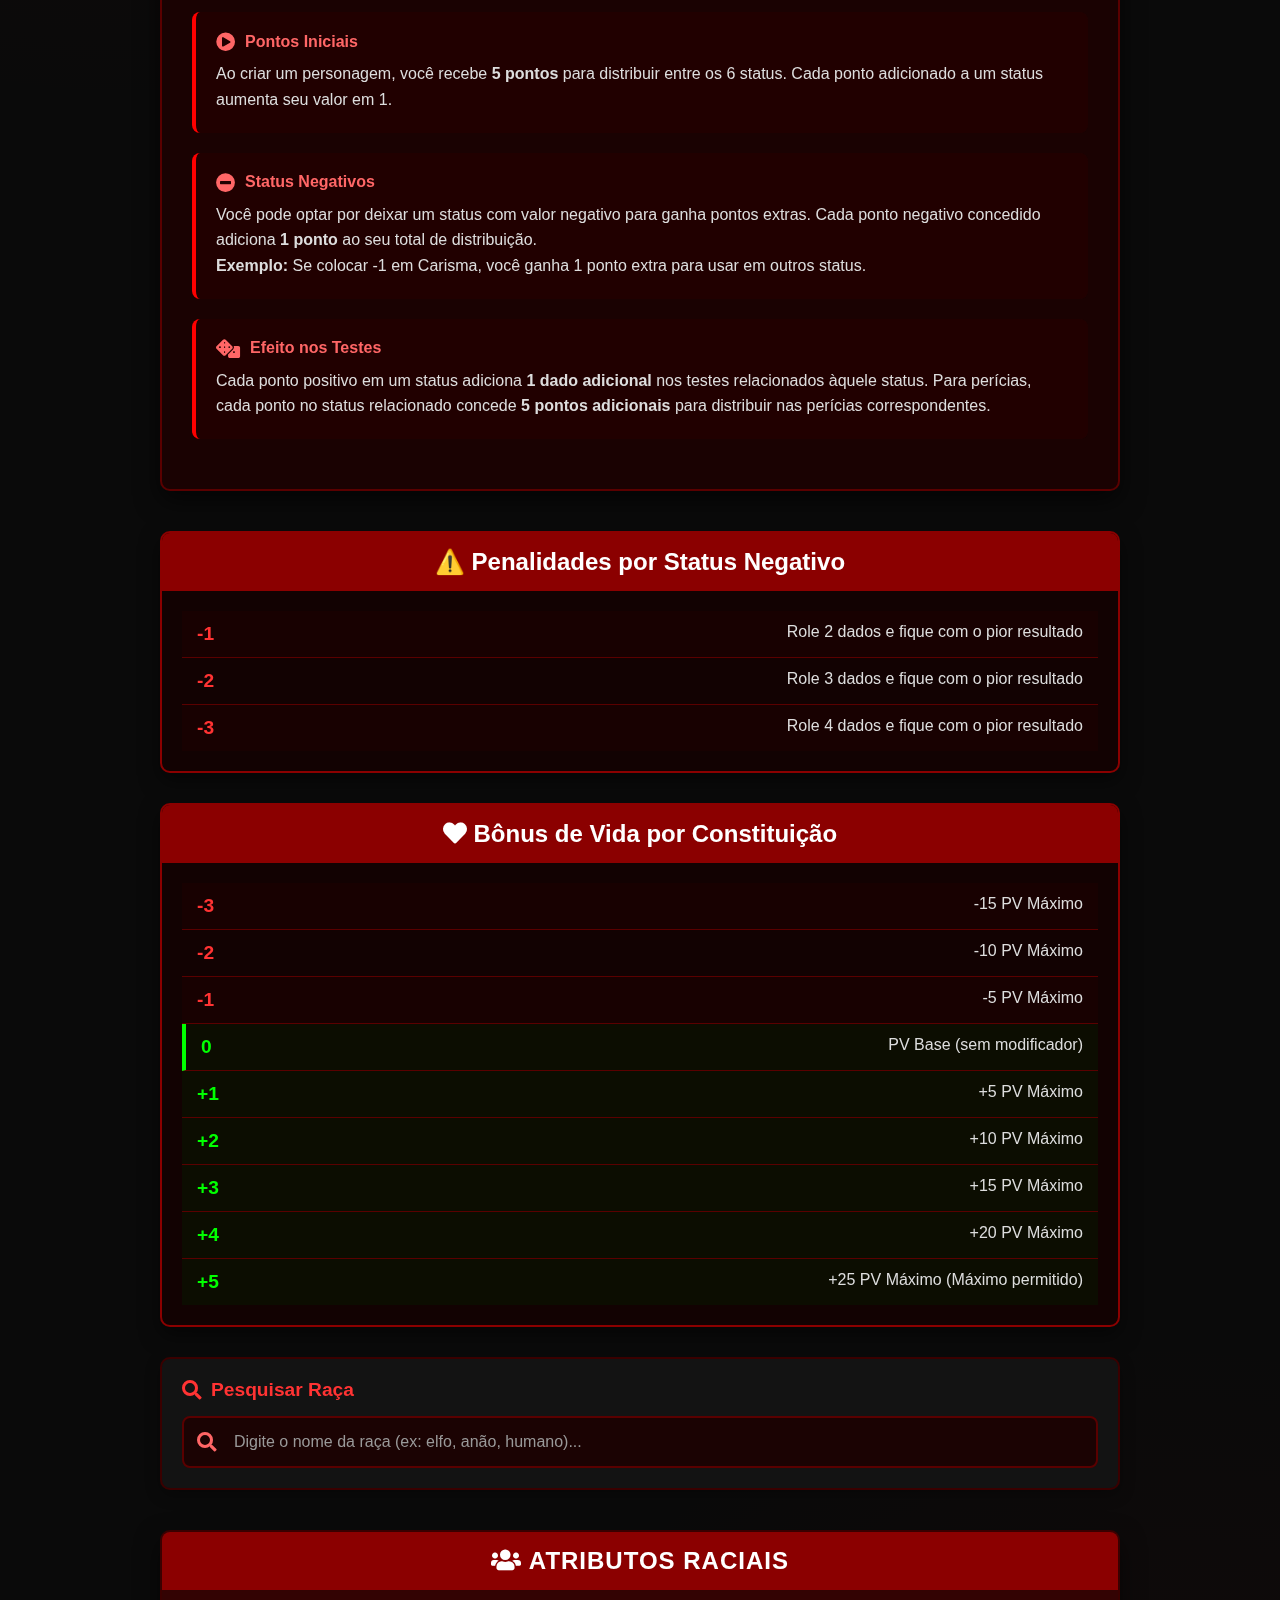
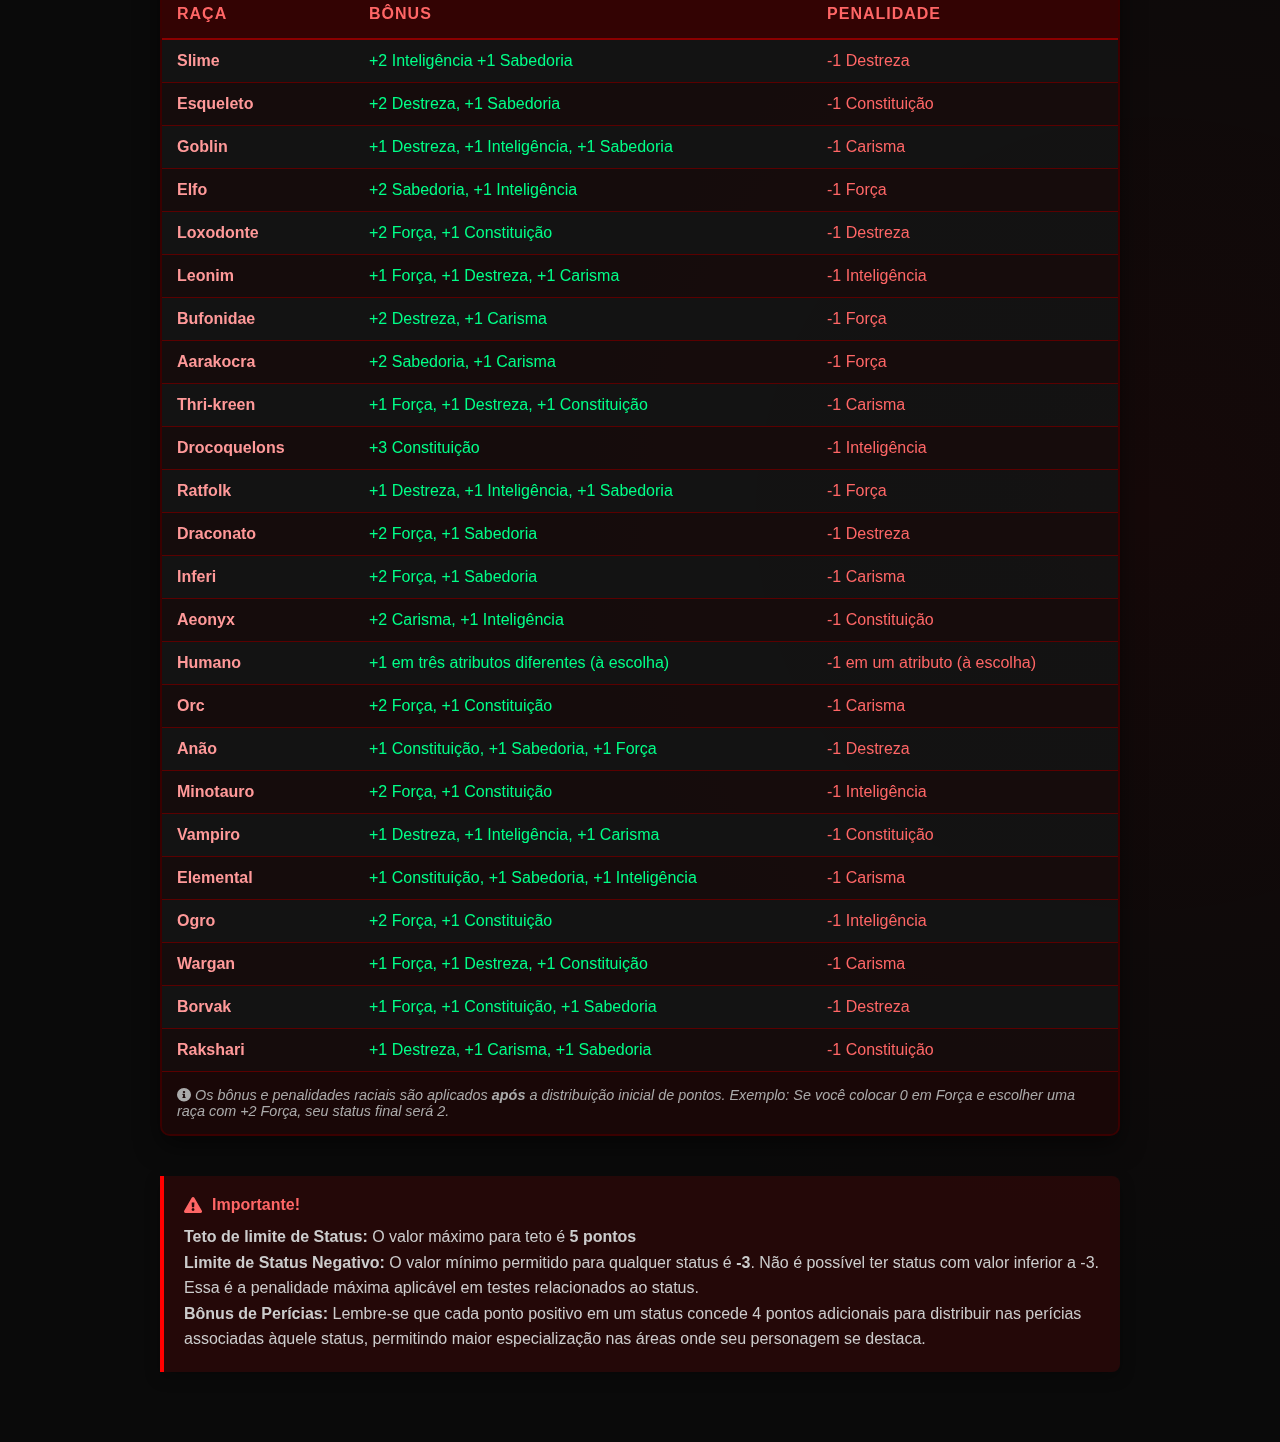
<file: sistema/essencial/status.html>
<!DOCTYPE html>
<html lang="pt-br">
<head>
    <meta charset="UTF-8">
    <meta name="viewport" content="width=device-width, initial-scale=1.0">
    <link rel="stylesheet" href="https://cdnjs.cloudflare.com/ajax/libs/font-awesome/5.15.3/css/all.min.css">
    <link rel="stylesheet" href="/style/sistema.css">
    <link rel="icon" href="/assets/icon/Colapso.jpeg" type="image/jpeg">
    <title>Sobre os status - Colapso RPG</title>
    <style>
        /* Estilos específicos para a página Status */
        .status-container {
            max-width: 1000px;
            margin: 0 auto;
            padding: 20px;
            position: relative;
        }

        .titulo-pagina {
            text-align: center;
            color: #ff3333;
            font-size: 2.5rem;
            margin: 30px 0 20px 0;
            text-transform: uppercase;
            letter-spacing: 2px;
            text-shadow: 0 0 10px rgba(255, 0, 0, 0.5);
            position: relative;
            padding-bottom: 15px;
        }

        .titulo-pagina::after {
            content: '';
            position: absolute;
            bottom: 0;
            left: 50%;
            transform: translateX(-50%);
            width: 300px;
            height: 3px;
            background: linear-gradient(90deg, transparent, #ff0000, transparent);
        }

        .introducao-status {
            background-color: rgba(20, 20, 20, 0.9);
            border-radius: 10px;
            padding: 30px;
            margin: 30px 0;
            border: 2px solid #3a0000;
            box-shadow: 0 10px 25px rgba(0, 0, 0, 0.5);
            color: #dddddd;
            line-height: 1.7;
        }

        .introducao-status h3 {
            color: #ff3333;
            margin-bottom: 15px;
            display: flex;
            align-items: center;
            gap: 10px;
        }

        .introducao-status h3 i {
            font-size: 1.5rem;
        }

        /* Container de status */
        .lista-status {
            display: grid;
            grid-template-columns: repeat(auto-fill, minmax(300px, 1fr));
            gap: 25px;
            margin: 40px 0;
        }

        /* Card de status individual */
        .status-card {
            background-color: rgba(20, 20, 20, 0.9);
            border-radius: 10px;
            padding: 25px;
            border: 2px solid #3a0000;
            box-shadow: 0 8px 20px rgba(0, 0, 0, 0.5);
            transition: all 0.4s ease;
            position: relative;
            overflow: hidden;
        }

        .status-card:hover {
            transform: translateY(-5px);
            box-shadow: 0 15px 30px rgba(139, 0, 0, 0.4);
            border-color: #ff0000;
        }

        .status-card::before {
            content: '';
            position: absolute;
            top: 0;
            left: 0;
            width: 100%;
            height: 5px;
            background: linear-gradient(90deg, #8b0000, #ff0000, #8b0000);
        }

        .cabecalho-status {
            display: flex;
            align-items: center;
            gap: 15px;
            margin-bottom: 15px;
            padding-bottom: 15px;
            border-bottom: 1px solid #5a0000;
        }

        /* Barra de Pesquisa - Corrigida */
        .barra-pesquisa-container {
            padding: 20px;
            background-color: rgba(20, 20, 20, 0.9);
            border-radius: 10px;
            border: 2px solid #3a0000;
            box-shadow: 0 5px 15px rgba(0, 0, 0, 0.3);
            margin: 30px 0;
        }

        .barra-pesquisa-titulo {
            color: #ff3333;
            font-size: 1.2rem;
            display: flex;
            align-items: center;
            gap: 10px;
            margin-bottom: 15px;
        }

        .barra-pesquisa-wrapper {
            position: relative;
            width: 100%;
        }

        .barra-pesquisa-wrapper i {
            position: absolute;
            left: 15px;
            top: 50%;
            transform: translateY(-50%);
            color: #ff6666;
            font-size: 1.2rem;
            z-index: 1;
        }

        .barra-pesquisa {
            width: 100%;
            padding: 15px 15px 15px 50px;
            background-color: rgba(30, 0, 0, 0.8);
            border: 2px solid #5a0000;
            border-radius: 8px;
            color: #ffffff;
            font-size: 1rem;
            transition: all 0.3s ease;
        }

        .barra-pesquisa:focus {
            outline: none;
            border-color: #ff0000;
            box-shadow: 0 0 10px rgba(255, 0, 0, 0.3);
            background-color: rgba(40, 0, 0, 0.9);
        }

        .barra-pesquisa::placeholder {
            color: #999;
        }

        .resultado-pesquisa {
            margin-top: 15px;
            padding: 10px;
            background-color: rgba(30, 0, 0, 0.6);
            border-radius: 5px;
            color: #ff6666;
            font-size: 0.9rem;
            display: none;
            align-items: center;
            gap: 10px;
            border-left: 3px solid #ff3333;
        }

        .resultado-pesquisa.ativo {
            display: flex;
        }

        .sem-resultados {
            display: none;
            text-align: center;
            padding: 30px;
            background-color: rgba(30, 0, 0, 0.6);
            border-radius: 8px;
            color: #ff6666;
            margin: 20px 0;
        }

        .sem-resultados.ativo {
            display: block;
        }

        .sem-resultados i {
            font-size: 2rem;
            margin-bottom: 10px;
            color: #ff3333;
        }

        /* Classe para ocultar linhas da tabela */
        .oculto {
            display: none !important;
        }

        .icone-status {
            width: 50px;
            height: 50px;
            background-color: #8b0000;
            border-radius: 50%;
            display: flex;
            align-items: center;
            justify-content: center;
            font-size: 1.5rem;
            color: white;
            box-shadow: 0 0 10px rgba(255, 0, 0, 0.5);
        }

        .nome-status {
            color: #ff3333;
            font-size: 1.6rem;
            margin: 0;
            text-shadow: 0 0 5px rgba(255, 0, 0, 0.3);
        }

        .descricao-status {
            color: #cccccc;
            line-height: 1.6;
            margin-bottom: 20px;
        }

        /* Sistema de pontos */
        .sistema-pontos {
            background-color: rgba(30, 0, 0, 0.8);
            border-radius: 10px;
            padding: 30px;
            margin: 40px 0;
            border: 2px solid #5a0000;
            box-shadow: 0 10px 25px rgba(0, 0, 0, 0.6);
        }

        .sistema-pontos h3 {
            color: #ff3333;
            text-align: center;
            font-size: 1.8rem;
            margin-bottom: 25px;
            text-transform: uppercase;
            letter-spacing: 1px;
        }

        .ponto-item {
            background-color: rgba(40, 0, 0, 0.6);
            border-radius: 8px;
            padding: 20px;
            margin-bottom: 20px;
            border-left: 4px solid #ff0000;
            transition: all 0.3s ease;
        }

        .ponto-item:hover {
            background-color: rgba(50, 0, 0, 0.8);
            transform: translateX(5px);
        }

        .ponto-item h4 {
            color: #ff6666;
            margin-bottom: 10px;
            display: flex;
            align-items: center;
            gap: 10px;
        }

        .ponto-item h4 i {
            font-size: 1.2rem;
        }

        .ponto-item p {
            color: #dddddd;
            line-height: 1.6;
        }

        /* Tabela de penalidades */
        .tabela-penalidades {
            width: 100%;
            background-color: rgba(20, 0, 0, 0.8);
            border-radius: 10px;
            overflow: hidden;
            margin: 30px 0;
            border: 2px solid #8b0000;
            box-shadow: 0 8px 20px rgba(0, 0, 0, 0.5);
        }

        .tabela-penalidades h3 {
            background-color: #8b0000;
            color: white;
            padding: 15px;
            text-align: center;
            margin: 0;
            font-size: 1.5rem;
        }

        .tabela-conteudo {
            padding: 20px;
        }

        .linha-tabela {
            display: flex;
            justify-content: space-between;
            padding: 12px 15px;
            border-bottom: 1px solid #5a0000;
        }

        .linha-tabela:last-child {
            border-bottom: none;
        }

        .linha-tabela:nth-child(odd) {
            background-color: rgba(40, 0, 0, 0.3);
        }

        .valor-status {
            font-weight: bold;
            color: #ff3333;
            font-size: 1.2rem;
        }

        .efeito-status {
            color: #dddddd;
        }

        /* Estilos para tabela de raças */
        .tabela-racas-container {
            margin: 40px 0;
            background-color: rgba(20, 20, 20, 0.9);
            border-radius: 10px;
            border: 2px solid #3a0000;
            box-shadow: 0 10px 25px rgba(0, 0, 0, 0.5);
            overflow: hidden;
        }

        .tabela-racas-container h3 {
            background-color: #8b0000;
            color: white;
            padding: 15px;
            text-align: center;
            margin: 0;
            font-size: 1.5rem;
            text-transform: uppercase;
            letter-spacing: 1px;
        }

        .tabela-racas-wrapper {
            position: relative;
            min-height: 200px;
        }

        .tabela-racas {
            width: 100%;
            border-collapse: collapse;
            color: #dddddd;
        }

        .tabela-racas th {
            background-color: rgba(60, 0, 0, 0.8);
            color: #ff6666;
            padding: 15px;
            text-align: left;
            border-bottom: 2px solid #8b0000;
            font-weight: 600;
            text-transform: uppercase;
            letter-spacing: 1px;
        }

        .tabela-racas td {
            padding: 12px 15px;
            border-bottom: 1px solid #5a0000;
            vertical-align: top;
        }

        .tabela-racas tr:nth-child(even) {
            background-color: rgba(30, 0, 0, 0.3);
        }

        .tabela-racas tr:hover {
            background-color: rgba(60, 0, 0, 0.5);
        }

        .tabela-racas tr:last-child td {
            border-bottom: none;
        }

        .raca-nome {
            font-weight: bold;
            color: #ff9999;
            min-width: 150px;
        }

        .raca-bonus {
            color: #00ff88;
            font-weight: 500;
        }

        .raca-penalidade {
            color: #ff6666;
            font-weight: 500;
        }

        .nota-tabela-racas {
            background-color: rgba(30, 0, 0, 0.6);
            padding: 15px;
            font-size: 0.9rem;
            color: #aaaaaa;
            font-style: italic;
            border-top: 1px solid #5a0000;
        }

        /* Nota importante */
        .nota-importante {
            background-color: rgba(139, 0, 0, 0.2);
            border-left: 4px solid #ff0000;
            padding: 20px;
            margin: 30px 0;
            border-radius: 0 8px 8px 0;
            box-shadow: 0 5px 15px rgba(0, 0, 0, 0.3);
        }

        .nota-importante h4 {
            color: #ff6666;
            margin-bottom: 10px;
            display: flex;
            align-items: center;
            gap: 10px;
        }

        .nota-importante p {
            color: #cccccc;
            line-height: 1.6;
        }

        /* Botão voltar ajustado */
        .botao-voltar2 {
            position: fixed;
            top: 20px;
            left: 20px;
            z-index: 1000;
            display: flex;
            align-items: center;
            gap: 10px;
        }

        .botao-voltar2 a {
            display: flex;
            align-items: center;
            justify-content: center;
            width: 50px;
            height: 50px;
            background-color: #8b0000;
            border-radius: 50%;
            color: white;
            text-decoration: none;
            font-size: 1.5rem;
            box-shadow: 0 5px 15px rgba(139, 0, 0, 0.4);
            transition: all 0.3s ease;
            border: 2px solid #ff3333;
        }

        .botao-voltar2 a:hover {
            background-color: #ff0000;
            transform: scale(1.1) rotate(-10deg);
            box-shadow: 0 8px 20px rgba(255, 0, 0, 0.6);
        }

        .botao-voltar2 .texto-botao {
            background-color: rgba(20, 20, 20, 0.9);
            color: white;
            padding: 8px 15px;
            border-radius: 20px;
            font-size: 0.9rem;
            font-weight: 600;
            opacity: 0;
            transform: translateX(-20px);
            transition: all 0.3s ease;
            white-space: nowrap;
            border: 1px solid #8b0000;
            pointer-events: none;
        }

        .botao-voltar2:hover .texto-botao {
            opacity: 1;
            transform: translateX(0);
        }

        /* Ajuste do título principal */
        h1 {
            margin-top: 40px !important;
        }

        /* Responsividade - MELHORADO */
        @media (max-width: 992px) {
            .status-container {
                padding: 15px;
            }
            
            .lista-status {
                grid-template-columns: repeat(auto-fill, minmax(280px, 1fr));
                gap: 20px;
            }
            
            .tabela-racas {
                font-size: 0.9rem;
            }
            
            .tabela-racas th,
            .tabela-racas td {
                padding: 10px 12px;
            }
        }

        @media (max-width: 768px) {
            .status-container {
                padding: 10px;
            }
            
            .titulo-pagina {
                font-size: 2rem;
                margin-top: 60px;
                padding: 0 10px;
            }
            
            .titulo-pagina::after {
                width: 200px;
            }
            
            .lista-status {
                grid-template-columns: 1fr;
                gap: 15px;
            }
            
            .status-card {
                padding: 20px 15px;
            }
            
            .cabecalho-status {
                flex-direction: row;
                gap: 15px;
            }
            
            .sistema-pontos {
                padding: 20px 15px;
            }
            
            .barra-pesquisa-container {
                padding: 15px;
                margin: 20px 0;
            }
            
            .barra-pesquisa {
                padding: 12px 12px 12px 45px;
                font-size: 1rem;
            }
            
            .tabela-racas-container {
                margin: 30px 0;
                border-radius: 8px;
            }
            
            .tabela-racas-wrapper {
                overflow-x: auto;
                -webkit-overflow-scrolling: touch;
            }
            
            .tabela-racas {
                min-width: 600px;
            }
            
            .tabela-racas th,
            .tabela-racas td {
                padding: 10px 8px;
                font-size: 0.85rem;
            }
            
            .raca-nome {
                min-width: 120px;
            }
            
            .nota-importante {
                padding: 15px;
                margin: 20px 0;
            }
            
            .botao-voltar2 {
                top: 15px;
                left: 15px;
            }
            
            .botao-voltar2 a {
                width: 45px;
                height: 45px;
                font-size: 1.3rem;
            }
            
            .botao-voltar2 .texto-botao {
                font-size: 0.8rem;
                padding: 6px 12px;
            }
            
            h1 {
                margin-top: 60px !important;
                font-size: 2.5rem;
            }
        }

        @media (max-width: 480px) {
            .titulo-pagina {
                font-size: 1.7rem;
                margin-top: 70px;
                letter-spacing: 1px;
            }
            
            .introducao-status {
                padding: 20px 15px;
                margin: 20px 0;
            }
            
            .nome-status {
                font-size: 1.4rem;
            }
            
            .icone-status {
                width: 40px;
                height: 40px;
                font-size: 1.2rem;
            }
            
            .status-card {
                padding: 15px;
            }
            
            .cabecalho-status {
                gap: 10px;
            }
            
            .sistema-pontos h3,
            .tabela-racas-container h3,
            .tabela-penalidades h3 {
                font-size: 1.3rem;
                padding: 12px;
            }
            
            .ponto-item {
                padding: 15px;
            }
            
            .tabela-conteudo {
                padding: 15px;
            }
            
            .linha-tabela {
                padding: 10px;
                font-size: 0.9rem;
            }
            
            .barra-pesquisa-titulo {
                font-size: 1.1rem;
            }
            
            .barra-pesquisa-wrapper i {
                left: 10px;
                font-size: 1.1rem;
            }
            
            .barra-pesquisa {
                padding: 12px 12px 12px 40px;
                font-size: 0.95rem;
            }
            
            .tabela-racas {
                min-width: 500px;
            }
            
            .tabela-racas th,
            .tabela-racas td {
                padding: 8px 6px;
                font-size: 0.8rem;
            }
            
            .botao-voltar2 {
                top: 10px;
                left: 10px;
            }
            
            .botao-voltar2 a {
                width: 40px;
                height: 40px;
                font-size: 1.2rem;
            }
            
            .botao-voltar2 .texto-botao {
                font-size: 0.75rem;
                padding: 5px 10px;
            }
            
            h1 {
                margin-top: 65px !important;
                font-size: 2.2rem;
                padding: 0 10px;
            }
            
            /* Melhor visualização em celulares muito pequenos */
            .status-card::before {
                height: 3px;
            }
            
            .nota-tabela-racas {
                padding: 12px;
                font-size: 0.85rem;
            }
        }

        /* Para telas muito pequenas (iPhone SE etc) */
        @media (max-width: 360px) {
            .titulo-pagina {
                font-size: 1.5rem;
                margin-top: 75px;
            }
            
            .lista-status {
                gap: 12px;
            }
            
            .status-card {
                padding: 12px;
            }
            
            .icone-status {
                width: 35px;
                height: 35px;
                font-size: 1rem;
            }
            
            .nome-status {
                font-size: 1.2rem;
            }
            
            .descricao-status {
                font-size: 0.9rem;
                line-height: 1.5;
            }
            
            .tabela-racas {
                min-width: 450px;
            }
            
            h1 {
                font-size: 1.8rem;
                margin-top: 70px !important;
            }
            
            .botao-voltar2 a {
                width: 35px;
                height: 35px;
                font-size: 1rem;
            }
            
            .botao-voltar2 .texto-botao {
                display: none;
            }
        }

        /* Orientação paisagem em celulares */
        @media (max-height: 500px) and (orientation: landscape) {
            .botao-voltar2 {
                top: 5px;
                left: 5px;
            }
            
            .botao-voltar2 a {
                width: 35px;
                height: 35px;
                font-size: 1rem;
            }
            
            .titulo-pagina {
                margin-top: 50px;
                font-size: 1.8rem;
            }
            
            h1 {
                margin-top: 45px !important;
                font-size: 2rem;
            }
        }
    </style>
</head>
<body>
    <h1>Colapso RPG</h1>

    <!-- Botão Voltar -->
    <div class="botao-voltar2">
        <div class="texto-botao">Voltar para Sistema</div>
        <a href="/sistema/home.sistema.html" title="Voltar para a página de sistema">
            <i class="fas fa-arrow-left"></i>
        </a>
    </div>

    <div class="status-container">
        <h2 class="titulo-pagina">📊 Sistema de Status</h2>
        
        <div class="introducao-status">
            <h3><i class="fas fa-info-circle"></i> O que são Status?</h3>
            <p>Os <strong>Status</strong> são os atributos fundamentais que definem as capacidades básicas do seu personagem no mundo de Colapso RPG. Eles representam o potencial bruto do personagem em diferentes áreas e são a base para todos os testes de perícia, combate e interações sociais.</p>
            <p>Cada status influencia diretamente como seu personagem se sai em desafios específicos, determinando seu sucesso em ações como levantar pesos, perceber detalhes, lançar feitiços ou convencer alguém.</p>
        </div>

        <!-- Lista de Status -->
        <div class="lista-status">
            <!-- Força -->
            <div class="status-card">
                <div class="cabecalho-status">
                    <div class="icone-status">
                        <i class="fas fa-fist-raised"></i>
                    </div>
                    <h3 class="nome-status">Força</h3>
                </div>
                <div class="descricao-status">
                    <p>Representa o poder físico bruto, capacidade muscular e resistência corporal. A Força é essencial para personagens que dependem de combate corpo a corpo, levantamento de objetos pesados e testes de resistência física.</p>
                    <p><strong>Exemplos de uso:</strong> Atacar com espadas, quebrar portas, levantar pedras, resistir a exaustão.</p>
                </div>
            </div>

            <!-- Destreza -->
            <div class="status-card">
                <div class="cabecalho-status">
                    <div class="icone-status">
                        <i class="fas fa-running"></i>
                    </div>
                    <h3 class="nome-status">Destreza</h3>
                </div>
                <div class="descricao-status">
                    <p>Mede agilidade, reflexos, coordenação motora e precisão. A Destreza é crucial para ataques à distância, esquiva, furtividade e qualquer ação que requeira precisão manual.</p>
                    <p><strong>Exemplos de uso:</strong> Atirar com arco, esquivar de ataques, abrir fechaduras, realizar acrobacias.</p>
                </div>
            </div>

            <!-- Constituição -->
            <div class="status-card">
                <div class="cabecalho-status">
                    <div class="icone-status">
                        <i class="fas fa-heartbeat"></i>
                    </div>
                    <h3 class="nome-status">Constituição</h3>
                </div>
                <div class="descricao-status">
                    <p>Representa saúde, vigor, resistência a doenças e capacidade de recuperação. A Constituição determina os Pontos de Vida (PV) e afeta a resistência a venenos, doenças e condições adversas.</p>
                    <p><strong>Exemplos de uso:</strong> Resistir a venenos, recuperar-se de ferimentos, suportar climas extremos, manter o fôlego.</p>
                </div>
            </div>

            <!-- Inteligência -->
            <div class="status-card">
                <div class="cabecalho-status">
                    <div class="icone-status">
                        <i class="fas fa-brain"></i>
                    </div>
                    <h3 class="nome-status">Inteligência</h3>
                </div>
                <div class="descricao-status">
                    <p>Mede capacidade de raciocínio, memória, lógica e conhecimento acadêmico. A Inteligência é vital para magos, estudiosos e qualquer personagem que dependa de conhecimento ou raciocínio rápido.</p>
                    <p><strong>Exemplos de uso:</strong> Lançar magias arcana, decifrar enigmas, lembrar informações, analisar situações.</p>
                </div>
            </div>

            <!-- Sabedoria -->
            <div class="status-card">
                <div class="cabecalho-status">
                    <div class="icone-status">
                        <i class="fas fa-eye"></i>
                    </div>
                    <h3 class="nome-status">Sabedoria</h3>
                </div>
                <div class="descricao-status">
                    <p>Representa percepção, intuição, bom senso e conexão com o mundo ao redor. A Sabedoria é importante para perceber perigos, entender motivações e usar magias divinas.</p>
                    <p><strong>Exemplos de uso:</strong> Perceber emboscadas, discernir mentiras, usar magias divinas, cuidar de feridos.</p>
                </div>
            </div>

            <!-- Carisma -->
            <div class="status-card">
                <div class="cabecalho-status">
                    <div class="icone-status">
                        <i class="fas fa-comments"></i>
                    </div>
                    <h3 class="nome-status">Carisma</h3>
                </div>
                <div class="descricao-status">
                    <p>Mede poder de persuasão, personalidade, liderança e presença social. O Carisma é essencial para personagens que dependem de interações sociais, liderança ou magias que afetam a mente.</p>
                    <p><strong>Exemplos de uso:</strong> Persuadir NPCs, intimidar inimigos, liderar grupos, realizar performances.</p>
                </div>
            </div>
        </div>

        <!-- Sistema de Distribuição de Pontos -->
        <div class="sistema-pontos">
            <h3>🎯 Sistema de Distribuição de Pontos</h3>
            
            <div class="ponto-item">
                <h4><i class="fas fa-play-circle"></i> Pontos Iniciais</h4>
                <p>Ao criar um personagem, você recebe <strong>5 pontos</strong> para distribuir entre os 6 status. Cada ponto adicionado a um status aumenta seu valor em 1.</p>
            </div>
            
            <div class="ponto-item">
                <h4><i class="fas fa-minus-circle"></i> Status Negativos</h4>
                <p>Você pode optar por deixar um status com valor negativo para ganha pontos extras. Cada ponto negativo concedido adiciona <strong>1 ponto</strong> ao seu total de distribuição.</p>
                <p><strong>Exemplo:</strong> Se colocar -1 em Carisma, você ganha 1 ponto extra para usar em outros status.</p>
            </div>
            
            <div class="ponto-item">
                <h4><i class="fas fa-dice"></i> Efeito nos Testes</h4>
                <p>Cada ponto positivo em um status adiciona <strong>1 dado adicional</strong> nos testes relacionados àquele status. Para perícias, cada ponto no status relacionado concede <strong>5 pontos adicionais</strong> para distribuir nas perícias correspondentes.</p>
            </div>
        </div>

        <!-- Tabela de Penalidades por Status Negativo -->
        <div class="tabela-penalidades">
            <h3>⚠️ Penalidades por Status Negativo</h3>
            <div class="tabela-conteudo">
                <div class="linha-tabela">
                    <span class="valor-status">-1</span>
                    <span class="efeito-status">Role 2 dados e fique com o pior resultado</span>
                </div>
                <div class="linha-tabela">
                    <span class="valor-status">-2</span>
                    <span class="efeito-status">Role 3 dados e fique com o pior resultado</span>
                </div>
                <div class="linha-tabela">
                    <span class="valor-status">-3</span>
                    <span class="efeito-status">Role 4 dados e fique com o pior resultado</span>
                </div>
            </div>
        </div>

        <!-- Tabela de Bônus de Vida por Constituição -->
        <div class="tabela-penalidades" style="margin-top: 20px;">
            <h3><i class="fas fa-heart"></i> Bônus de Vida por Constituição</h3>
            <div class="tabela-conteudo">
                <div class="linha-tabela">
                    <span class="valor-status">-3</span>
                    <span class="efeito-status">-15 PV Máximo</span>
                </div>
                <div class="linha-tabela">
                    <span class="valor-status">-2</span>
                    <span class="efeito-status">-10 PV Máximo</span>
                </div>
                <div class="linha-tabela">
                    <span class="valor-status">-1</span>
                    <span class="efeito-status">-5 PV Máximo</span>
                </div>
                <div class="linha-tabela" style="background-color: rgba(0, 40, 0, 0.3); border-left: 4px solid #00ff00;">
                    <span class="valor-status" style="color: #00ff00;">0</span>
                    <span class="efeito-status">PV Base (sem modificador)</span>
                </div>
                <div class="linha-tabela" style="background-color: rgba(0, 40, 0, 0.3);">
                    <span class="valor-status" style="color: #00ff00;">+1</span>
                    <span class="efeito-status">+5 PV Máximo</span>
                </div>
                <div class="linha-tabela" style="background-color: rgba(0, 40, 0, 0.3);">
                    <span class="valor-status" style="color: #00ff00;">+2</span>
                    <span class="efeito-status">+10 PV Máximo</span>
                </div>
                <div class="linha-tabela" style="background-color: rgba(0, 40, 0, 0.3);">
                    <span class="valor-status" style="color: #00ff00;">+3</span>
                    <span class="efeito-status">+15 PV Máximo</span>
                </div>
                <div class="linha-tabela" style="background-color: rgba(0, 40, 0, 0.3);">
                    <span class="valor-status" style="color: #00ff00;">+4</span>
                    <span class="efeito-status">+20 PV Máximo</span>
                </div>
                <div class="linha-tabela" style="background-color: rgba(0, 40, 0, 0.3); border-bottom: none;">
                    <span class="valor-status" style="color: #00ff00;">+5</span>
                    <span class="efeito-status">+25 PV Máximo (Máximo permitido)</span>
                </div>
            </div>
        </div>

        <!-- Barra de Pesquisa de Raças -->
        <div class="barra-pesquisa-container">
            <h4 class="barra-pesquisa-titulo">
                <i class="fas fa-search"></i>
                Pesquisar Raça
            </h4>
            <div class="barra-pesquisa-wrapper">
                <i class="fas fa-search"></i>
                <input 
                    type="text" 
                    id="pesquisaRaca" 
                    class="barra-pesquisa" 
                    placeholder="Digite o nome da raça (ex: elfo, anão, humano)..."
                    autocomplete="off"
                >
            </div>
            <div id="resultadoPesquisa" class="resultado-pesquisa"></div>
        </div>

        <!-- Tabela de Atributos Raciais -->
        <div class="tabela-racas-container">
            <h3><i class="fas fa-users"></i> Atributos Raciais</h3>
            <div class="tabela-racas-wrapper">
                <table class="tabela-racas">
                    <thead>
                        <tr>
                            <th>Raça</th>
                            <th>Bônus</th>
                            <th>Penalidade</th>
                        </tr>
                    </thead>
                    <tbody id="tabelaRacasBody">
                        <!-- As linhas da tabela serão exibidas aqui -->
                    </tbody>
                </table>
                <div id="semResultados" class="sem-resultados">
                    <i class="fas fa-search-minus"></i>
                    <p>Nenhuma raça encontrada com esse nome.</p>
                </div>
            </div>
            <div class="nota-tabela-racas">
                <i class="fas fa-info-circle"></i> Os bônus e penalidades raciais são aplicados <strong>após</strong> a distribuição inicial de pontos. Exemplo: Se você colocar 0 em Força e escolher uma raça com +2 Força, seu status final será 2.
            </div>
        </div>

        <!-- Nota Importante -->
        <div class="nota-importante">
            <h4><i class="fas fa-exclamation-triangle"></i> Importante!</h4>
            <p><strong>Teto de limite de Status:</strong> O valor máximo para teto é <strong>5 pontos</strong></p>
            <p><strong>Limite de Status Negativo:</strong> O valor mínimo permitido para qualquer status é <strong>-3</strong>. Não é possível ter status com valor inferior a -3. Essa é a penalidade máxima aplicável em testes relacionados ao status.</p>
            <p><strong>Bônus de Perícias:</strong> Lembre-se que cada ponto positivo em um status concede 4 pontos adicionais para distribuir nas perícias associadas àquele status, permitindo maior especialização nas áreas onde seu personagem se destaca.</p>
        </div>
    </div>

    <script>
        // Dados das raças
        const racas = [
            { nome: "Slime", bonus: "+2 Inteligência +1 Sabedoria", penalidade: "-1 Destreza" },
            { nome: "Esqueleto", bonus: "+2 Destreza, +1 Sabedoria", penalidade: "-1 Constituição" },
            { nome: "Goblin", bonus: "+1 Destreza, +1 Inteligência, +1 Sabedoria", penalidade: "-1 Carisma" },
            { nome: "Elfo", bonus: "+2 Sabedoria, +1 Inteligência", penalidade: "-1 Força" },
            { nome: "Loxodonte", bonus: "+2 Força, +1 Constituição", penalidade: "-1 Destreza" },
            { nome: "Leonim", bonus: "+1 Força, +1 Destreza, +1 Carisma", penalidade: "-1 Inteligência" },
            { nome: "Bufonidae", bonus: "+2 Destreza, +1 Carisma", penalidade: "-1 Força" },
            { nome: "Aarakocra", bonus: "+2 Sabedoria, +1 Carisma", penalidade: "-1 Força" },
            { nome: "Thri-kreen", bonus: "+1 Força, +1 Destreza, +1 Constituição", penalidade: "-1 Carisma" },
            { nome: "Drocoquelons", bonus: "+3 Constituição", penalidade: "-1 Inteligência" },
            { nome: "Ratfolk", bonus: "+1 Destreza, +1 Inteligência, +1 Sabedoria", penalidade: "-1 Força" },
            { nome: "Draconato", bonus: "+2 Força, +1 Sabedoria", penalidade: "-1 Destreza" },
            { nome: "Inferi", bonus: "+2 Força, +1 Sabedoria", penalidade: "-1 Carisma" },
            { nome: "Aeonyx", bonus: "+2 Carisma, +1 Inteligência", penalidade: "-1 Constituição" },
            { nome: "Humano", bonus: "+1 em três atributos diferentes (à escolha)", penalidade: "-1 em um atributo (à escolha)" },
            { nome: "Orc", bonus: "+2 Força, +1 Constituição", penalidade: "-1 Carisma" },
            { nome: "Anão", bonus: "+1 Constituição, +1 Sabedoria, +1 Força", penalidade: "-1 Destreza" },
            { nome: "Minotauro", bonus: "+2 Força, +1 Constituição", penalidade: "-1 Inteligência" },
            { nome: "Vampiro", bonus: "+1 Destreza, +1 Inteligência, +1 Carisma", penalidade: "-1 Constituição" },
            { nome: "Elemental", bonus: "+1 Constituição, +1 Sabedoria, +1 Inteligência", penalidade: "-1 Carisma" },
            { nome: "Ogro", bonus: "+2 Força, +1 Constituição", penalidade: "-1 Inteligência" },
            { nome: "Wargan", bonus: "+1 Força, +1 Destreza, +1 Constituição", penalidade: "-1 Carisma" },
            { nome: "Borvak", bonus: "+1 Força, +1 Constituição, +1 Sabedoria", penalidade: "-1 Destreza" },
            { nome: "Rakshari", bonus: "+1 Destreza, +1 Carisma, +1 Sabedoria", penalidade: "-1 Constituição" }
        ];

        // Função para renderizar a tabela
        function renderizarTabela(racasParaMostrar = racas) {
            const tabelaBody = document.getElementById('tabelaRacasBody');
            const semResultadosDiv = document.getElementById('semResultados');
            
            tabelaBody.innerHTML = '';
            
            if (racasParaMostrar.length === 0) {
                semResultadosDiv.classList.add('ativo');
                return;
            }
            
            semResultadosDiv.classList.remove('ativo');
            
            racasParaMostrar.forEach(raca => {
                const row = document.createElement('tr');
                row.setAttribute('data-raca', raca.nome.toLowerCase());
                
                row.innerHTML = `
                    <td class="raca-nome">${raca.nome}</td>
                    <td class="raca-bonus">${raca.bonus}</td>
                    <td class="raca-penalidade">${raca.penalidade}</td>
                `;
                
                tabelaBody.appendChild(row);
            });
        }

        // Sistema de pesquisa de raças
        document.addEventListener('DOMContentLoaded', function() {
            // Renderizar tabela inicial
            renderizarTabela();
            
            const inputPesquisa = document.getElementById('pesquisaRaca');
            const resultadoDiv = document.getElementById('resultadoPesquisa');
            const todasLinhas = document.querySelectorAll('#tabelaRacasBody tr');
            const semResultadosDiv = document.getElementById('semResultados');

            // Função de pesquisa em tempo real
            inputPesquisa.addEventListener('input', function() {
                const termoPesquisa = this.value.toLowerCase().trim();
                
                // Se o campo estiver vazio, mostrar todas as raças
                if (termoPesquisa === '') {
                    renderizarTabela();
                    resultadoDiv.classList.remove('ativo');
                    return;
                }
                
                // Filtrar raças
                const racasFiltradas = racas.filter(raca => {
                    const nomeRaca = raca.nome.toLowerCase();
                    return nomeRaca.includes(termoPesquisa);
                });
                
                // Renderizar tabela com resultados filtrados
                renderizarTabela(racasFiltradas);
                
                // Atualizar mensagem de resultado
                if (racasFiltradas.length === 0) {
                    resultadoDiv.classList.add('ativo');
                    resultadoDiv.innerHTML = `<i class="fas fa-times-circle"></i> Nenhuma raça encontrada para "${termoPesquisa}"`;
                } else if (racasFiltradas.length === 1) {
                    resultadoDiv.classList.add('ativo');
                    resultadoDiv.innerHTML = `<i class="fas fa-check-circle"></i> 1 raça encontrada`;
                } else {
                    resultadoDiv.classList.add('ativo');
                    resultadoDiv.innerHTML = `<i class="fas fa-check-circle"></i> ${racasFiltradas.length} raças encontradas`;
                }
            });

            // Adicionar efeito de hover nos cards de status
            const statusCards = document.querySelectorAll('.status-card');
            
            statusCards.forEach(card => {
                card.addEventListener('mouseenter', function() {
                    const icon = this.querySelector('.icone-status i');
                    if (icon) {
                        icon.style.transform = 'scale(1.2)';
                        icon.style.transition = 'transform 0.3s ease';
                    }
                });
                
                card.addEventListener('mouseleave', function() {
                    const icon = this.querySelector('.icone-status i');
                    if (icon) {
                        icon.style.transform = 'scale(1)';
                    }
                });
            });

            // Limpar pesquisa ao pressionar Escape
            inputPesquisa.addEventListener('keydown', function(e) {
                if (e.key === 'Escape') {
                    this.value = '';
                    this.dispatchEvent(new Event('input'));
                    this.blur();
                }
            });

            // Focar na barra de pesquisa ao pressionar Ctrl+F
            document.addEventListener('keydown', function(e) {
                if ((e.ctrlKey || e.metaKey) && e.key === 'f') {
                    e.preventDefault();
                    inputPesquisa.focus();
                }
            });
        });

        // Adicionar estilo para oculção
        const style = document.createElement('style');
        style.textContent = `
            .oculto {
                display: none !important;
            }
        `;
        document.head.appendChild(style);
    </script>
</body>
</html>
</file>
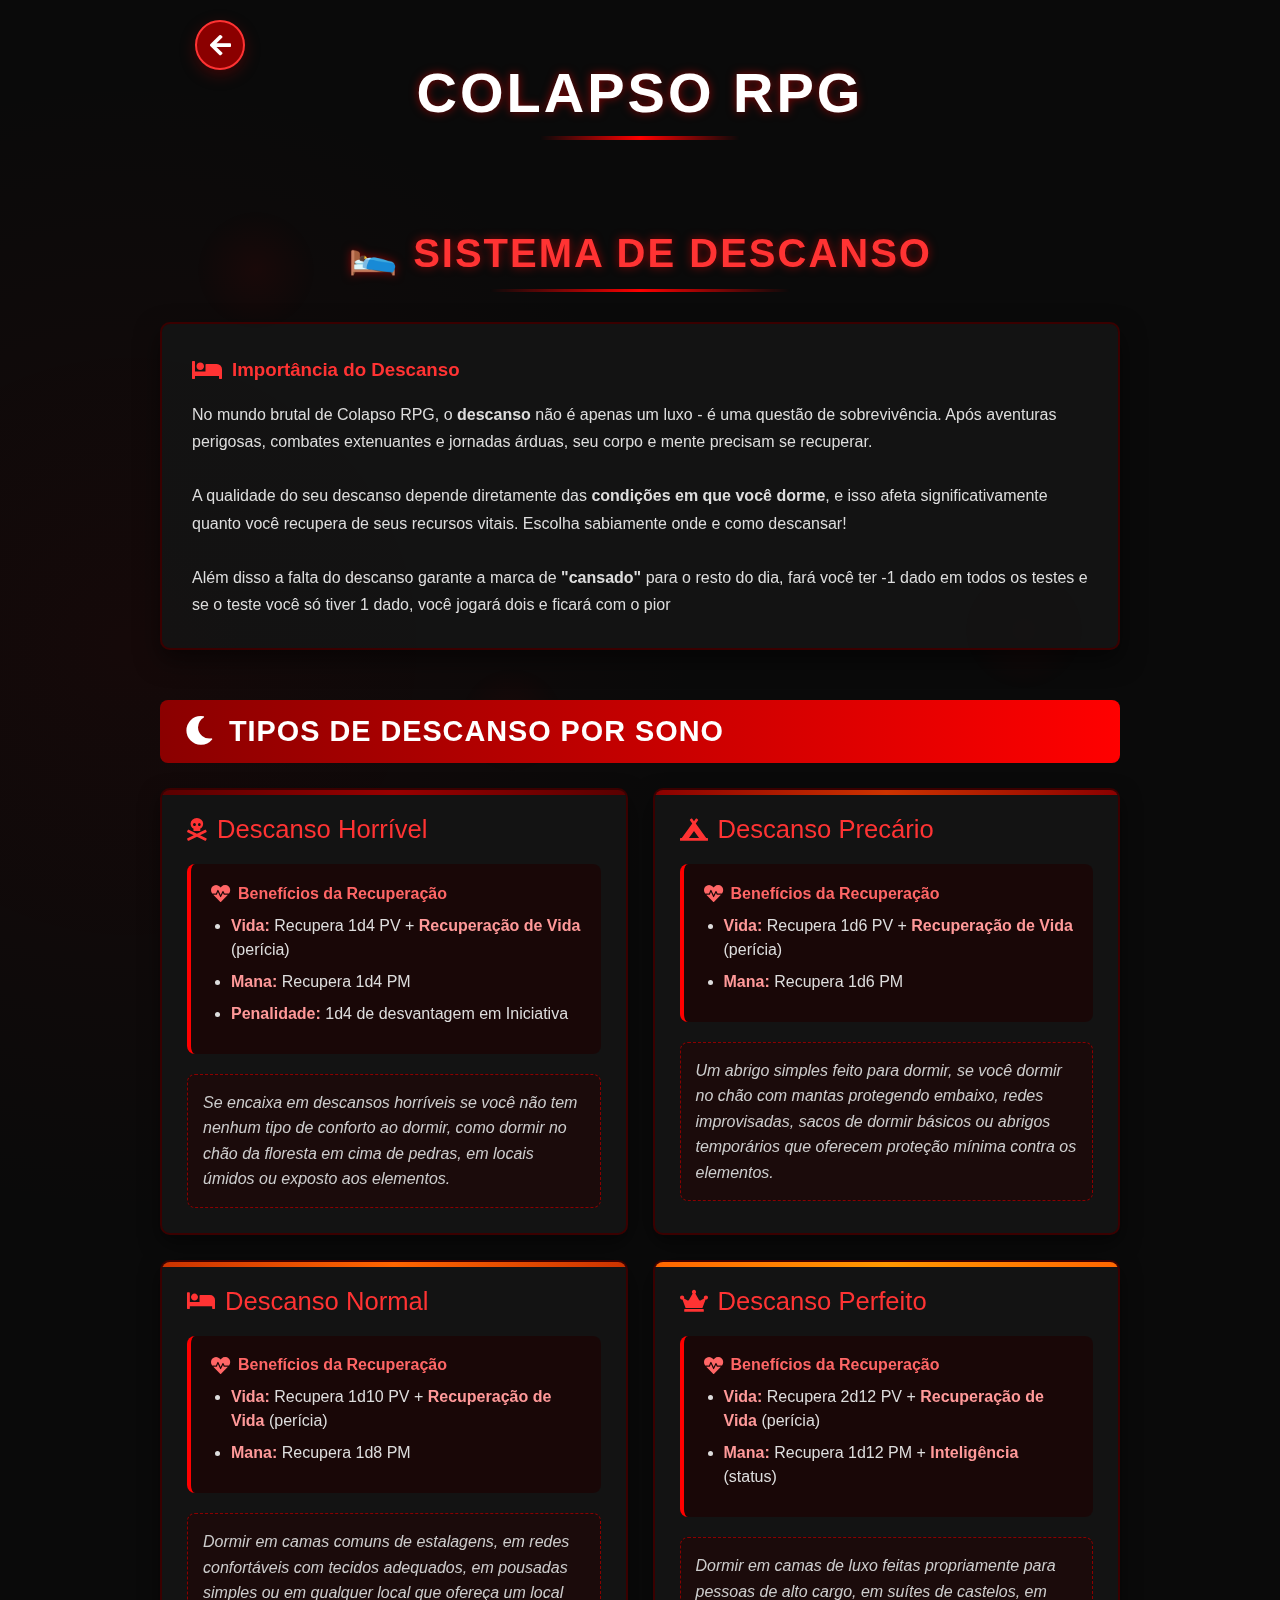
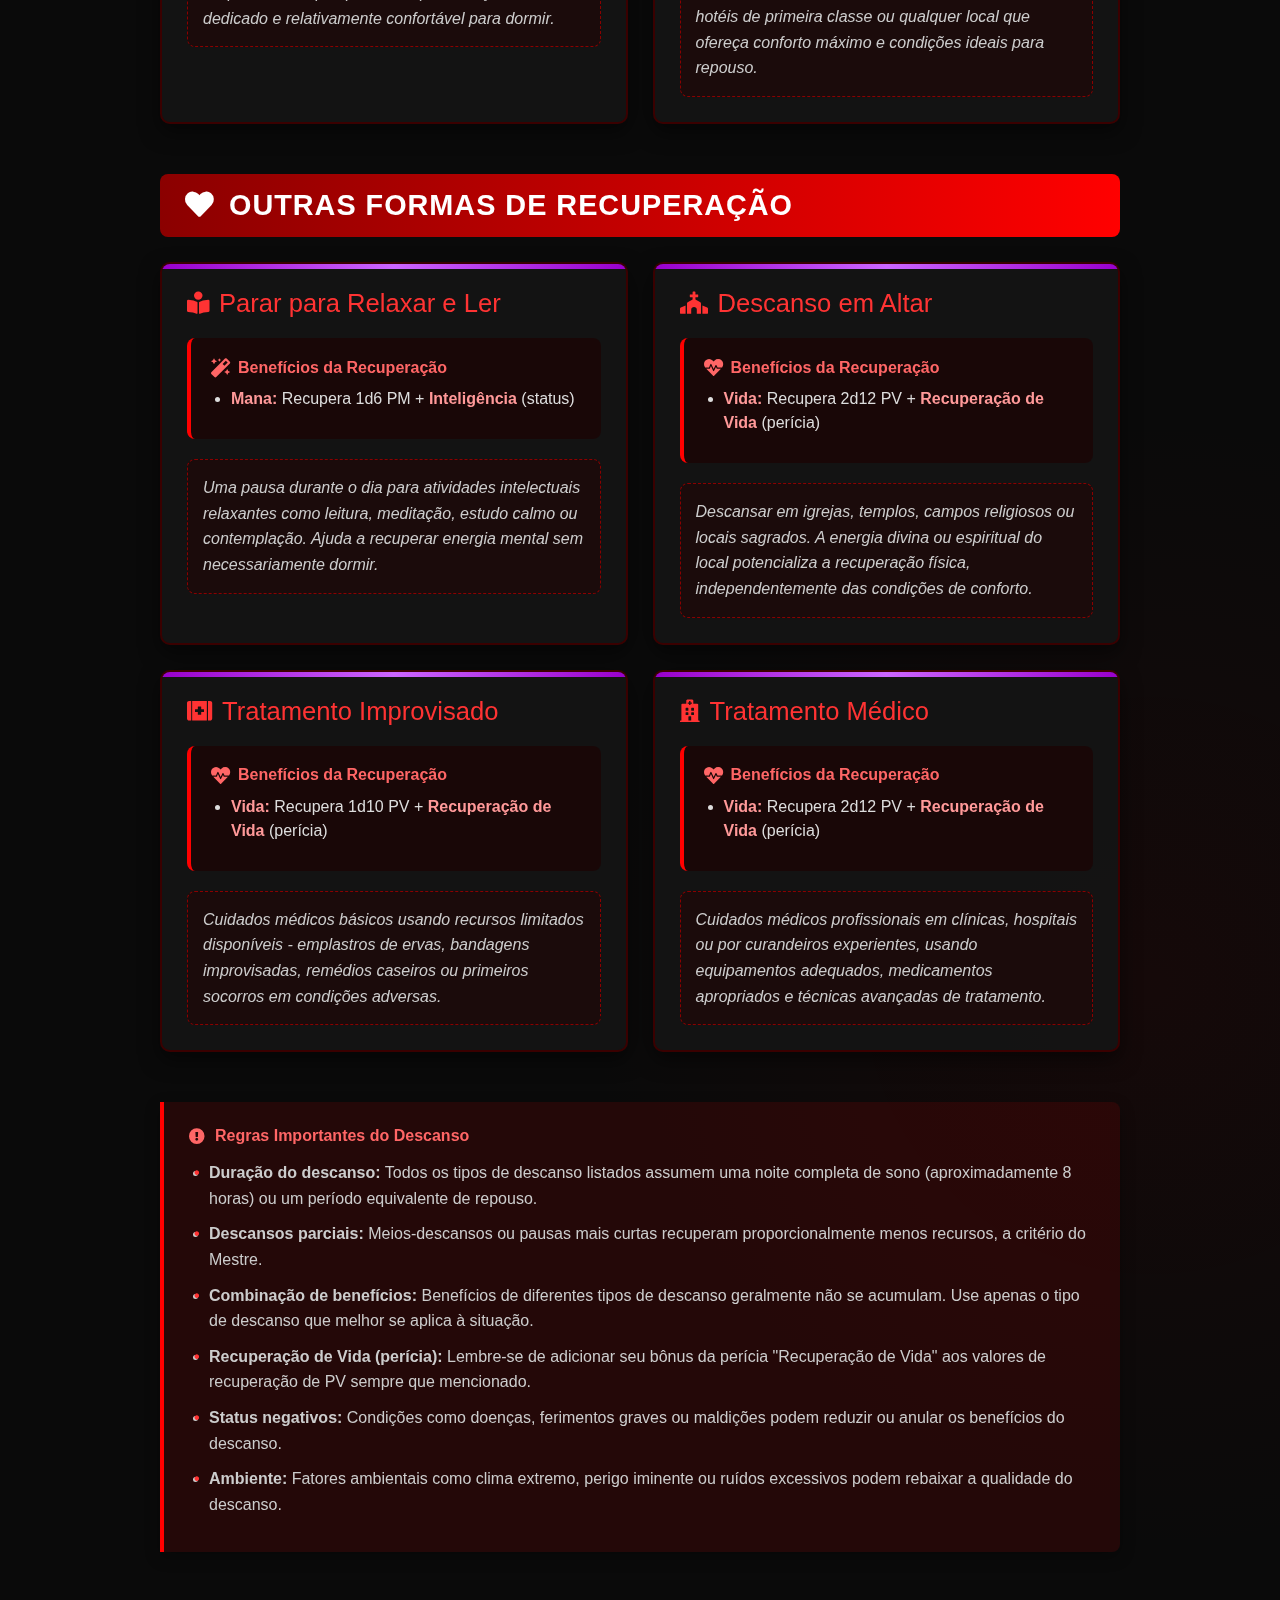
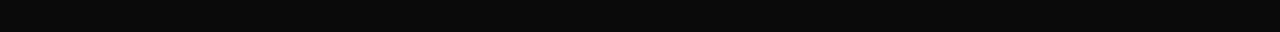
<file: sistema/secundario/descansos.html>
<!DOCTYPE html>
<html lang="pt-br">
<head>
    <meta charset="UTF-8">
    <meta name="viewport" content="width=device-width, initial-scale=1.0">
    <link rel="stylesheet" href="https://cdnjs.cloudflare.com/ajax/libs/font-awesome/5.15.3/css/all.min.css">
    <link rel="stylesheet" href="/style/sistema.css">
    <link rel="icon" href="/assets/icon/Colapso.jpeg" type="image/jpeg">
    <title>Descanso - Colapso RPG</title>
    <style>
        /* Estilos específicos para a página Descanso */
        .descanso-container {
            max-width: 1000px;
            margin: 0 auto;
            padding: 20px;
            position: relative;
        }

        .titulo-pagina {
            text-align: center;
            color: #ff3333;
            font-size: 2.5rem;
            margin: 30px 0 20px 0;
            text-transform: uppercase;
            letter-spacing: 2px;
            text-shadow: 0 0 10px rgba(255, 0, 0, 0.5);
            position: relative;
            padding-bottom: 15px;
        }

        .titulo-pagina::after {
            content: '';
            position: absolute;
            bottom: 0;
            left: 50%;
            transform: translateX(-50%);
            width: 300px;
            height: 3px;
            background: linear-gradient(90deg, transparent, #ff0000, transparent);
        }

        /* Introdução */
        .introducao-descanso {
            background-color: rgba(20, 20, 20, 0.9);
            border-radius: 10px;
            padding: 30px;
            margin: 30px 0;
            border: 2px solid #3a0000;
            box-shadow: 0 10px 25px rgba(0, 0, 0, 0.5);
            color: #dddddd;
            line-height: 1.7;
        }

        .introducao-descanso h3 {
            color: #ff3333;
            margin-bottom: 15px;
            display: flex;
            align-items: center;
            gap: 10px;
        }

        .introducao-descanso h3 i {
            font-size: 1.5rem;
        }

        /* Categorias */
        .categoria-descanso {
            margin: 50px 0;
        }

        .cabecalho-categoria {
            background: linear-gradient(90deg, #8b0000, #ff0000);
            color: white;
            padding: 15px 25px;
            border-radius: 8px;
            display: flex;
            align-items: center;
            gap: 15px;
            margin-bottom: 25px;
        }

        .cabecalho-categoria i {
            font-size: 1.8rem;
        }

        .cabecalho-categoria h3 {
            margin: 0;
            font-size: 1.8rem;
            text-transform: uppercase;
            letter-spacing: 1px;
        }

        /* Grid de tipos de descanso */
        .grid-descanso {
            display: grid;
            grid-template-columns: repeat(auto-fill, minmax(450px, 1fr));
            gap: 25px;
        }

        /* Card de descanso */
        .descanso-card {
            background-color: rgba(20, 20, 20, 0.95);
            border-radius: 10px;
            padding: 25px;
            border: 2px solid #3a0000;
            box-shadow: 0 8px 20px rgba(0, 0, 0, 0.5);
            transition: all 0.4s ease;
            position: relative;
            overflow: hidden;
        }

        .descanso-card:hover {
            transform: translateY(-5px);
            box-shadow: 0 15px 30px rgba(139, 0, 0, 0.4);
            border-color: #ff0000;
        }

        .descanso-card::before {
            content: '';
            position: absolute;
            top: 0;
            left: 0;
            width: 100%;
            height: 5px;
            background: linear-gradient(90deg, #8b0000, #ff0000, #8b0000);
        }

        .nome-descanso {
            color: #ff3333;
            font-size: 1.6rem;
            margin-bottom: 15px;
            display: flex;
            align-items: center;
            gap: 10px;
        }

        .nome-descanso i {
            font-size: 1.4rem;
        }

        /* Benefícios */
        .beneficios-descanso {
            background-color: rgba(30, 0, 0, 0.6);
            border-radius: 8px;
            padding: 20px;
            margin: 20px 0;
            border-left: 4px solid #ff0000;
        }

        .beneficios-descanso h4 {
            color: #ff6666;
            margin-bottom: 10px;
            display: flex;
            align-items: center;
            gap: 8px;
        }

        .beneficios-descanso h4 i {
            font-size: 1.2rem;
        }

        .lista-beneficios {
            margin: 0;
            padding-left: 20px;
        }

        .item-beneficio {
            color: #dddddd;
            margin-bottom: 8px;
            line-height: 1.5;
        }

        .item-beneficio strong {
            color: #ff9999;
        }

        /* Descrição */
        .descricao-descanso {
            background-color: rgba(40, 0, 0, 0.4);
            border-radius: 8px;
            padding: 15px;
            margin-top: 15px;
            border: 1px dashed #8b0000;
            font-style: italic;
            color: #cccccc;
            line-height: 1.6;
        }

        /* Notas importantes */
        .notas-importantes {
            background-color: rgba(139, 0, 0, 0.2);
            border-left: 4px solid #ff0000;
            padding: 25px;
            margin: 40px 0;
            border-radius: 0 8px 8px 0;
            box-shadow: 0 5px 15px rgba(0, 0, 0, 0.3);
        }

        .notas-importantes h4 {
            color: #ff6666;
            margin-bottom: 15px;
            display: flex;
            align-items: center;
            gap: 10px;
        }

        .notas-importantes ul {
            margin: 0;
            padding-left: 20px;
        }

        .notas-importantes li {
            color: #cccccc;
            margin-bottom: 10px;
            line-height: 1.6;
            position: relative;
        }

        .notas-importantes li::before {
            content: '•';
            color: #ff3333;
            font-weight: bold;
            position: absolute;
            left: -15px;
        }

        /* Botão voltar ajustado */
        .botao-voltar2 {
            position: fixed;
            top: 20px;
            left: 20px;
            z-index: 1000;
            display: flex;
            align-items: center;
            gap: 10px;
        }

        .botao-voltar2 a {
            display: flex;
            align-items: center;
            justify-content: center;
            width: 50px;
            height: 50px;
            background-color: #8b0000;
            border-radius: 50%;
            color: white;
            text-decoration: none;
            font-size: 1.5rem;
            box-shadow: 0 5px 15px rgba(139, 0, 0, 0.4);
            transition: all 0.3s ease;
            border: 2px solid #ff3333;
        }

        .botao-voltar2 a:hover {
            background-color: #ff0000;
            transform: scale(1.1) rotate(-10deg);
            box-shadow: 0 8px 20px rgba(255, 0, 0, 0.6);
        }

        .botao-voltar2 .texto-botao {
            background-color: rgba(20, 20, 20, 0.9);
            color: white;
            padding: 8px 15px;
            border-radius: 20px;
            font-size: 0.9rem;
            font-weight: 600;
            opacity: 0;
            transform: translateX(-20px);
            transition: all 0.3s ease;
            white-space: nowrap;
            border: 1px solid #8b0000;
            pointer-events: none;
        }

        .botao-voltar2:hover .texto-botao {
            opacity: 1;
            transform: translateX(0);
        }

        /* Ajuste do título principal */
        h1 {
            margin-top: 40px !important;
        }

        /* Responsividade */
        @media (max-width: 992px) {
            .grid-descanso {
                grid-template-columns: 1fr;
            }
        }

        @media (max-width: 768px) {
            .descanso-container {
                padding: 15px;
            }
            
            .titulo-pagina {
                font-size: 2rem;
                margin-top: 50px;
            }
            
            .introducao-descanso {
                padding: 20px;
            }
            
            .cabecalho-categoria {
                padding: 12px 20px;
            }
            
            .cabecalho-categoria h3 {
                font-size: 1.5rem;
            }
            
            .descanso-card {
                padding: 20px;
            }
            
            .nome-descanso {
                font-size: 1.4rem;
            }
            
            .botao-voltar2 {
                top: 15px;
                left: 15px;
            }
            
            .botao-voltar2 a {
                width: 45px;
                height: 45px;
                font-size: 1.3rem;
            }
            
            .botao-voltar2 .texto-botao {
                font-size: 0.8rem;
                padding: 6px 12px;
            }
            
            h1 {
                margin-top: 50px !important;
                font-size: 2.5rem;
            }
        }

        @media (max-width: 480px) {
            .titulo-pagina {
                font-size: 1.7rem;
                margin-top: 55px;
            }
            
            .cabecalho-categoria h3 {
                font-size: 1.3rem;
            }
            
            .botao-voltar2 {
                top: 10px;
                left: 10px;
            }
            
            .botao-voltar2 a {
                width: 40px;
                height: 40px;
                font-size: 1.2rem;
            }
            
            .botao-voltar2 .texto-botao {
                font-size: 0.75rem;
                padding: 5px 10px;
            }
            
            h1 {
                margin-top: 55px !important;
                font-size: 2.2rem;
            }
        }

        /* Cores específicas para tipos de descanso */
        .descanso-card[data-tipo="horrivel"]::before {
            background: linear-gradient(90deg, #5a0000, #990000, #5a0000);
        }

        .descanso-card[data-tipo="precario"]::before {
            background: linear-gradient(90deg, #8b0000, #cc3300, #8b0000);
        }

        .descanso-card[data-tipo="normal"]::before {
            background: linear-gradient(90deg, #cc3300, #ff6600, #cc3300);
        }

        .descanso-card[data-tipo="perfeito"]::before {
            background: linear-gradient(90deg, #ff6600, #ff9900, #ff6600);
        }

        .descanso-card[data-tipo="outros"]::before {
            background: linear-gradient(90deg, #9900cc, #cc66ff, #9900cc);
        }
    </style>
</head>
<body>
    <h1>Colapso RPG</h1>

    <!-- Botão Voltar -->
    <div class="botao-voltar2">
        <div class="texto-botao">Voltar para Sistema</div>
        <a href="/sistema/home.sistema.html" title="Voltar para a página de sistema">
            <i class="fas fa-arrow-left"></i>
        </a>
    </div>

    <div class="descanso-container">
        <h2 class="titulo-pagina">🛌 Sistema de Descanso</h2>
        
        <div class="introducao-descanso">
            <h3><i class="fas fa-bed"></i> Importância do Descanso</h3>
            <p>No mundo brutal de Colapso RPG, o <strong>descanso</strong> não é apenas um luxo - é uma questão de sobrevivência. Após aventuras perigosas, combates extenuantes e jornadas árduas, seu corpo e mente precisam se recuperar.</p><br>
            <p>A qualidade do seu descanso depende diretamente das <strong>condições em que você dorme</strong>, e isso afeta significativamente quanto você recupera de seus recursos vitais. Escolha sabiamente onde e como descansar!</p><br>
            <p>Além disso a falta do descanso garante a marca de <strong>"cansado"</strong> para o resto do dia, fará você ter -1 dado em todos os testes e se o teste você só tiver 1 dado, você jogará dois e ficará com o pior</p>
        </div>

        <!-- Descansos de Sono -->
        <div class="categoria-descanso">
            <div class="cabecalho-categoria">
                <i class="fas fa-moon"></i>
                <h3>Tipos de Descanso por Sono</h3>
            </div>

            <div class="grid-descanso">
                <!-- Descanso Horrível -->
                <div class="descanso-card" data-tipo="horrivel">
                    <div class="nome-descanso">
                        <i class="fas fa-skull-crossbones"></i>
                        Descanso Horrível
                    </div>
                    
                    <div class="beneficios-descanso">
                        <h4><i class="fas fa-heartbeat"></i> Benefícios da Recuperação</h4>
                        <ul class="lista-beneficios">
                            <li class="item-beneficio"><strong>Vida:</strong> Recupera 1d4 PV + <strong>Recuperação de Vida</strong> (perícia)</li>
                            <li class="item-beneficio"><strong>Mana:</strong> Recupera 1d4 PM</li>
                            <li class="item-beneficio"><strong>Penalidade:</strong> 1d4 de desvantagem em Iniciativa</li>
                        </ul>
                    </div>
                    
                    <div class="descricao-descanso">
                        Se encaixa em descansos horríveis se você não tem nenhum tipo de conforto ao dormir, como dormir no chão da floresta em cima de pedras, em locais úmidos ou exposto aos elementos.
                    </div>
                </div>

                <!-- Descanso Precário -->
                <div class="descanso-card" data-tipo="precario">
                    <div class="nome-descanso">
                        <i class="fas fa-campground"></i>
                        Descanso Precário
                    </div>
                    
                    <div class="beneficios-descanso">
                        <h4><i class="fas fa-heartbeat"></i> Benefícios da Recuperação</h4>
                        <ul class="lista-beneficios">
                            <li class="item-beneficio"><strong>Vida:</strong> Recupera 1d6 PV + <strong>Recuperação de Vida</strong> (perícia)</li>
                            <li class="item-beneficio"><strong>Mana:</strong> Recupera 1d6 PM</li>
                        </ul>
                    </div>
                    
                    <div class="descricao-descanso">
                        Um abrigo simples feito para dormir, se você dormir no chão com mantas protegendo embaixo, redes improvisadas, sacos de dormir básicos ou abrigos temporários que oferecem proteção mínima contra os elementos.
                    </div>
                </div>

                <!-- Descanso Normal -->
                <div class="descanso-card" data-tipo="normal">
                    <div class="nome-descanso">
                        <i class="fas fa-bed"></i>
                        Descanso Normal
                    </div>
                    
                    <div class="beneficios-descanso">
                        <h4><i class="fas fa-heartbeat"></i> Benefícios da Recuperação</h4>
                        <ul class="lista-beneficios">
                            <li class="item-beneficio"><strong>Vida:</strong> Recupera 1d10 PV + <strong>Recuperação de Vida</strong> (perícia)</li>
                            <li class="item-beneficio"><strong>Mana:</strong> Recupera 1d8 PM</li>
                        </ul>
                    </div>
                    
                    <div class="descricao-descanso">
                        Dormir em camas comuns de estalagens, em redes confortáveis com tecidos adequados, em pousadas simples ou em qualquer local que ofereça um local dedicado e relativamente confortável para dormir.
                    </div>
                </div>

                <!-- Descanso Perfeito -->
                <div class="descanso-card" data-tipo="perfeito">
                    <div class="nome-descanso">
                        <i class="fas fa-crown"></i>
                        Descanso Perfeito
                    </div>
                    
                    <div class="beneficios-descanso">
                        <h4><i class="fas fa-heartbeat"></i> Benefícios da Recuperação</h4>
                        <ul class="lista-beneficios">
                            <li class="item-beneficio"><strong>Vida:</strong> Recupera 2d12 PV + <strong>Recuperação de Vida</strong> (perícia)</li>
                            <li class="item-beneficio"><strong>Mana:</strong> Recupera 1d12 PM + <strong>Inteligência</strong> (status)</li>
                        </ul>
                    </div>
                    
                    <div class="descricao-descanso">
                        Dormir em camas de luxo feitas propriamente para pessoas de alto cargo, em suítes de castelos, em hotéis de primeira classe ou qualquer local que ofereça conforto máximo e condições ideais para repouso.
                    </div>
                </div>
            </div>
        </div>

        <!-- Outras Formas de Descanso -->
        <div class="categoria-descanso">
            <div class="cabecalho-categoria">
                <i class="fas fa-heart"></i>
                <h3>Outras Formas de Recuperação</h3>
            </div>

            <div class="grid-descanso">
                <!-- Parar para Relaxar e Ler -->
                <div class="descanso-card" data-tipo="outros">
                    <div class="nome-descanso">
                        <i class="fas fa-book-reader"></i>
                        Parar para Relaxar e Ler
                    </div>
                    
                    <div class="beneficios-descanso">
                        <h4><i class="fas fa-magic"></i> Benefícios da Recuperação</h4>
                        <ul class="lista-beneficios">
                            <li class="item-beneficio"><strong>Mana:</strong> Recupera 1d6 PM + <strong>Inteligência</strong> (status)</li>
                        </ul>
                    </div>
                    
                    <div class="descricao-descanso">
                        Uma pausa durante o dia para atividades intelectuais relaxantes como leitura, meditação, estudo calmo ou contemplação. Ajuda a recuperar energia mental sem necessariamente dormir.
                    </div>
                </div>

                <!-- Descanso em Altar -->
                <div class="descanso-card" data-tipo="outros">
                    <div class="nome-descanso">
                        <i class="fas fa-church"></i>
                        Descanso em Altar
                    </div>
                    
                    <div class="beneficios-descanso">
                        <h4><i class="fas fa-heartbeat"></i> Benefícios da Recuperação</h4>
                        <ul class="lista-beneficios">
                            <li class="item-beneficio"><strong>Vida:</strong> Recupera 2d12 PV + <strong>Recuperação de Vida</strong> (perícia)</li>
                        </ul>
                    </div>
                    
                    <div class="descricao-descanso">
                        Descansar em igrejas, templos, campos religiosos ou locais sagrados. A energia divina ou espiritual do local potencializa a recuperação física, independentemente das condições de conforto.
                    </div>
                </div>

                <!-- Tratamento Improvisado -->
                <div class="descanso-card" data-tipo="outros">
                    <div class="nome-descanso">
                        <i class="fas fa-first-aid"></i>
                        Tratamento Improvisado
                    </div>
                    
                    <div class="beneficios-descanso">
                        <h4><i class="fas fa-heartbeat"></i> Benefícios da Recuperação</h4>
                        <ul class="lista-beneficios">
                            <li class="item-beneficio"><strong>Vida:</strong> Recupera 1d10 PV + <strong>Recuperação de Vida</strong> (perícia)</li>
                        </ul>
                    </div>
                    
                    <div class="descricao-descanso">
                        Cuidados médicos básicos usando recursos limitados disponíveis - emplastros de ervas, bandagens improvisadas, remédios caseiros ou primeiros socorros em condições adversas.
                    </div>
                </div>

                <!-- Tratamento Médico -->
                <div class="descanso-card" data-tipo="outros">
                    <div class="nome-descanso">
                        <i class="fas fa-hospital"></i>
                        Tratamento Médico
                    </div>
                    
                    <div class="beneficios-descanso">
                        <h4><i class="fas fa-heartbeat"></i> Benefícios da Recuperação</h4>
                        <ul class="lista-beneficios">
                            <li class="item-beneficio"><strong>Vida:</strong> Recupera 2d12 PV + <strong>Recuperação de Vida</strong> (perícia)</li>
                        </ul>
                    </div>
                    
                    <div class="descricao-descanso">
                        Cuidados médicos profissionais em clínicas, hospitais ou por curandeiros experientes, usando equipamentos adequados, medicamentos apropriados e técnicas avançadas de tratamento.
                    </div>
                </div>
            </div>
        </div>

        <!-- Notas Importantes -->
        <div class="notas-importantes">
            <h4><i class="fas fa-exclamation-circle"></i> Regras Importantes do Descanso</h4>
            <ul>
                <li><strong>Duração do descanso:</strong> Todos os tipos de descanso listados assumem uma noite completa de sono (aproximadamente 8 horas) ou um período equivalente de repouso.</li>
                <li><strong>Descansos parciais:</strong> Meios-descansos ou pausas mais curtas recuperam proporcionalmente menos recursos, a critério do Mestre.</li>
                <li><strong>Combinação de benefícios:</strong> Benefícios de diferentes tipos de descanso geralmente não se acumulam. Use apenas o tipo de descanso que melhor se aplica à situação.</li>
                <li><strong>Recuperação de Vida (perícia):</strong> Lembre-se de adicionar seu bônus da perícia "Recuperação de Vida" aos valores de recuperação de PV sempre que mencionado.</li>
                <li><strong>Status negativos:</strong> Condições como doenças, ferimentos graves ou maldições podem reduzir ou anular os benefícios do descanso.</li>
                <li><strong>Ambiente:</strong> Fatores ambientais como clima extremo, perigo iminente ou ruídos excessivos podem rebaixar a qualidade do descanso.</li>
            </ul>
        </div>
    </div>

    <script>
        // Adicionar efeitos de hover nos cards
        document.addEventListener('DOMContentLoaded', function() {
            const descansoCards = document.querySelectorAll('.descanso-card');
            
            descansoCards.forEach(card => {
                card.addEventListener('mouseenter', function() {
                    const icon = this.querySelector('.nome-descanso i');
                    if (icon) {
                        icon.style.transform = 'scale(1.3) rotate(5deg)';
                        icon.style.transition = 'transform 0.3s ease';
                    }
                });
                
                card.addEventListener('mouseleave', function() {
                    const icon = this.querySelector('.nome-descanso i');
                    if (icon) {
                        icon.style.transform = 'scale(1) rotate(0deg)';
                    }
                });
            });
        });
    </script>
</body>
</html>
</file>
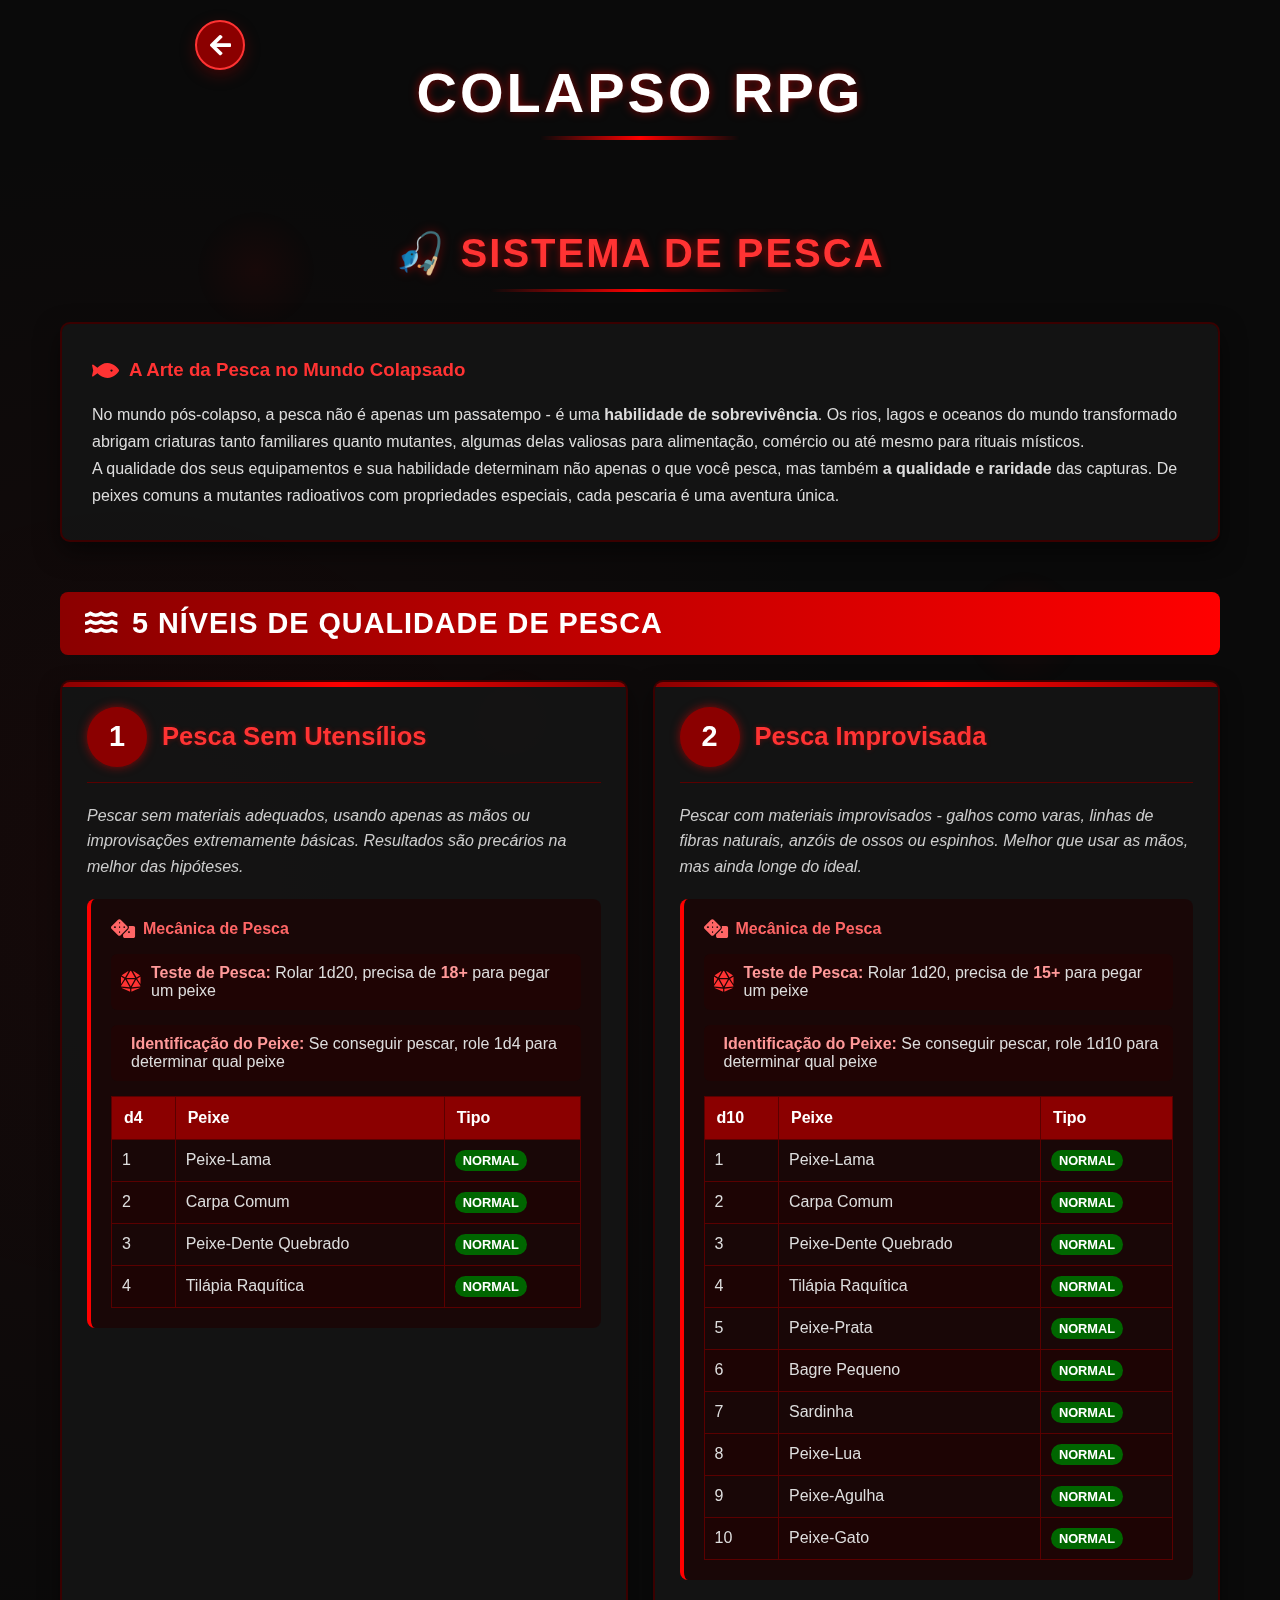
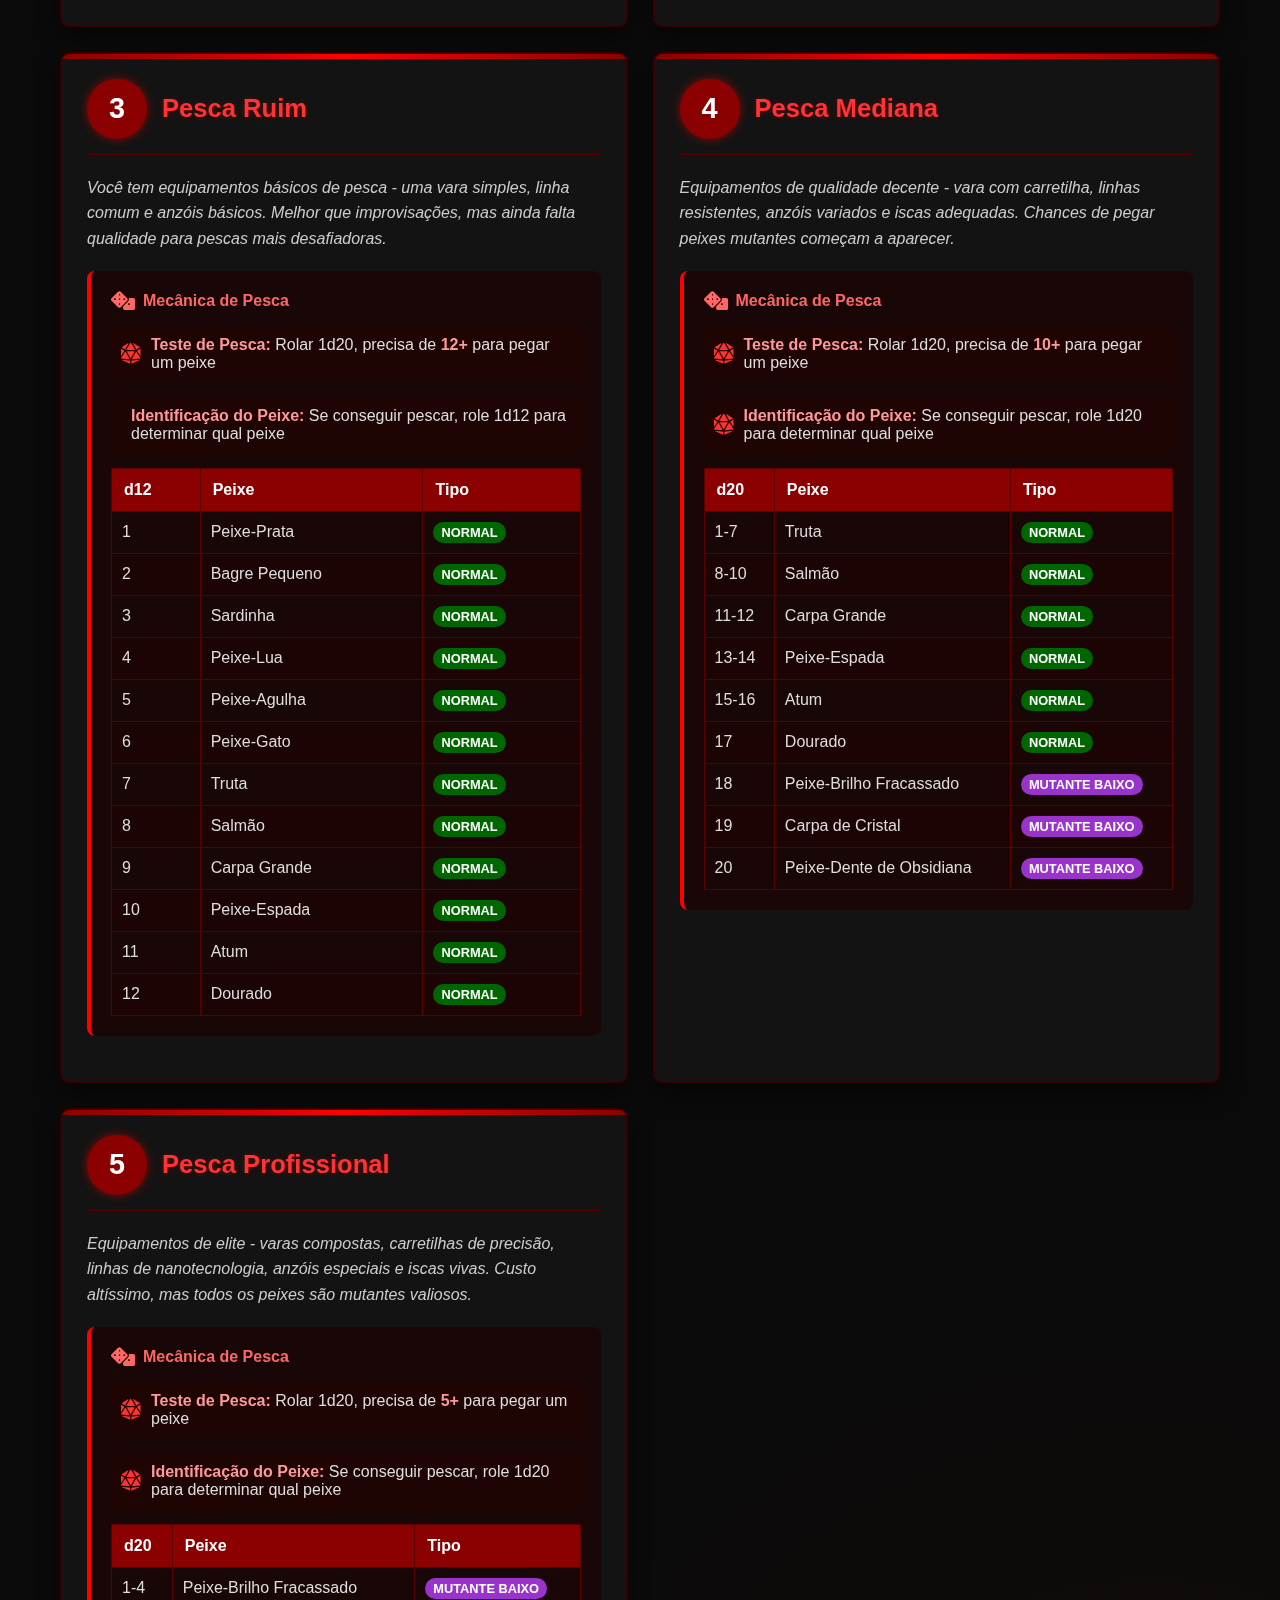
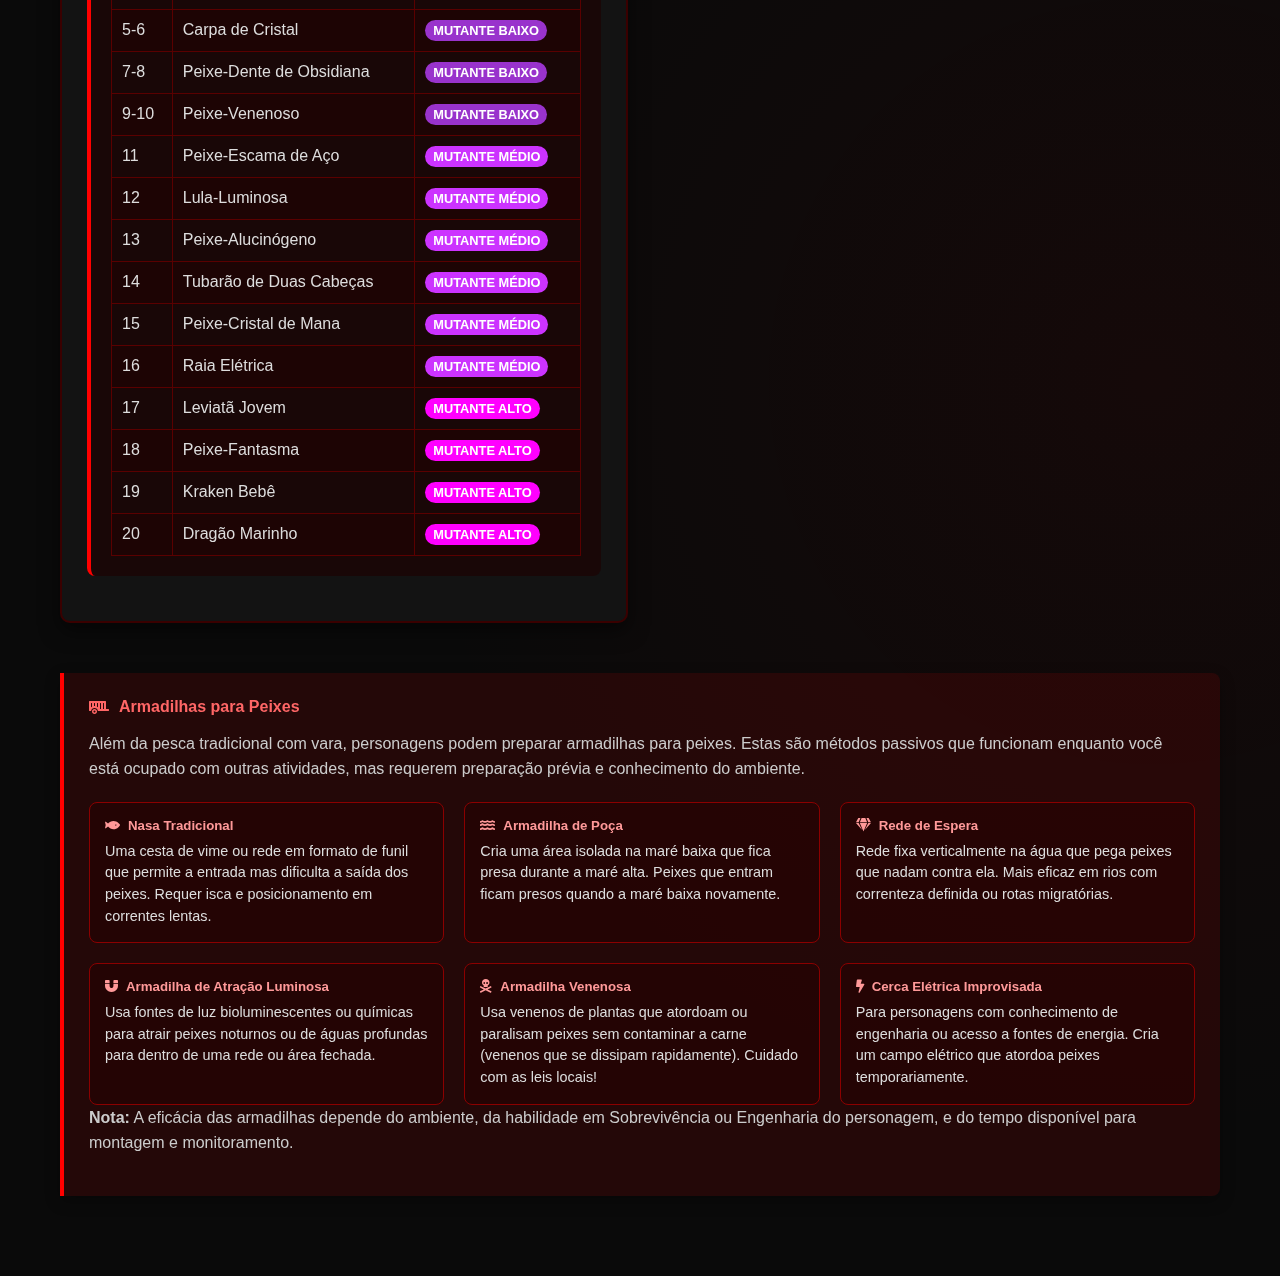
<file: sistema/secundario/pesca.html>
<!DOCTYPE html>
<html lang="pt-br">
<head>
    <meta charset="UTF-8">
    <meta name="viewport" content="width=device-width, initial-scale=1.0">
    <link rel="stylesheet" href="https://cdnjs.cloudflare.com/ajax/libs/font-awesome/5.15.3/css/all.min.css">
    <link rel="stylesheet" href="/style/sistema.css">
    <title>Sistema de Pesca - Colapso RPG</title>
    <style>
        /* Estilos específicos para a página Pesca */
        .pesca-container {
            max-width: 1200px;
            margin: 0 auto;
            padding: 20px;
            position: relative;
        }

        .titulo-pagina {
            text-align: center;
            color: #ff3333;
            font-size: 2.5rem;
            margin: 30px 0 20px 0;
            text-transform: uppercase;
            letter-spacing: 2px;
            text-shadow: 0 0 10px rgba(255, 0, 0, 0.5);
            position: relative;
            padding-bottom: 15px;
        }

        .titulo-pagina::after {
            content: '';
            position: absolute;
            bottom: 0;
            left: 50%;
            transform: translateX(-50%);
            width: 300px;
            height: 3px;
            background: linear-gradient(90deg, transparent, #ff0000, transparent);
        }

        /* Introdução */
        .introducao-pesca {
            background-color: rgba(20, 20, 20, 0.9);
            border-radius: 10px;
            padding: 30px;
            margin: 30px 0;
            border: 2px solid #3a0000;
            box-shadow: 0 10px 25px rgba(0, 0, 0, 0.5);
            color: #dddddd;
            line-height: 1.7;
        }

        .introducao-pesca h3 {
            color: #ff3333;
            margin-bottom: 15px;
            display: flex;
            align-items: center;
            gap: 10px;
        }

        .introducao-pesca h3 i {
            font-size: 1.5rem;
        }

        /* Tipos de Pesca */
        .tipos-pesca {
            margin: 50px 0;
        }

        .cabecalho-tipos {
            background: linear-gradient(90deg, #8b0000, #ff0000);
            color: white;
            padding: 15px 25px;
            border-radius: 8px;
            display: flex;
            align-items: center;
            gap: 15px;
            margin-bottom: 25px;
        }

        .cabecalho-tipos i {
            font-size: 1.8rem;
        }

        .cabecalho-tipos h3 {
            margin: 0;
            font-size: 1.8rem;
            text-transform: uppercase;
            letter-spacing: 1px;
        }

        /* Grid de tipos de pesca */
        .grid-pesca {
            display: grid;
            grid-template-columns: repeat(auto-fill, minmax(500px, 1fr));
            gap: 25px;
        }

        /* Card de pesca */
        .pesca-card {
            background-color: rgba(20, 20, 20, 0.95);
            border-radius: 10px;
            padding: 25px;
            border: 2px solid #3a0000;
            box-shadow: 0 8px 20px rgba(0, 0, 0, 0.5);
            transition: all 0.4s ease;
            position: relative;
            overflow: hidden;
        }

        .pesca-card:hover {
            transform: translateY(-5px);
            box-shadow: 0 15px 30px rgba(139, 0, 0, 0.4);
            border-color: #ff0000;
        }

        .pesca-card::before {
            content: '';
            position: absolute;
            top: 0;
            left: 0;
            width: 100%;
            height: 5px;
            background: linear-gradient(90deg, #8b0000, #ff0000, #8b0000);
        }

        /* Cabeçalho do card */
        .cabecalho-pesca {
            display: flex;
            align-items: center;
            gap: 15px;
            margin-bottom: 20px;
            padding-bottom: 15px;
            border-bottom: 1px solid #5a0000;
        }

        .nivel-pesca {
            background-color: #8b0000;
            color: white;
            width: 60px;
            height: 60px;
            border-radius: 50%;
            display: flex;
            align-items: center;
            justify-content: center;
            font-size: 1.8rem;
            font-weight: bold;
            box-shadow: 0 0 10px rgba(255, 0, 0, 0.5);
        }

        .nome-pesca {
            color: #ff3333;
            font-size: 1.6rem;
            margin: 0;
            text-shadow: 0 0 5px rgba(255, 0, 0, 0.3);
        }

        .descricao-geral {
            color: #cccccc;
            font-style: italic;
            margin-bottom: 20px;
            line-height: 1.6;
        }

        /* Mecânica de pesca */
        .mecanica-pesca {
            background-color: rgba(30, 0, 0, 0.6);
            border-radius: 8px;
            padding: 20px;
            margin: 20px 0;
            border-left: 4px solid #ff0000;
        }

        .mecanica-pesca h4 {
            color: #ff6666;
            margin-bottom: 15px;
            display: flex;
            align-items: center;
            gap: 8px;
        }

        .mecanica-pesca h4 i {
            font-size: 1.2rem;
        }

        .teste-pesca {
            display: flex;
            align-items: center;
            gap: 10px;
            margin-bottom: 15px;
            padding: 10px;
            background-color: rgba(40, 0, 0, 0.4);
            border-radius: 6px;
        }

        .dado-icon {
            color: #ff3333;
            font-size: 1.3rem;
        }

        .teste-texto {
            color: #dddddd;
        }

        .teste-texto strong {
            color: #ff9999;
        }

        /* Tabela de peixes */
        .tabela-peixes {
            width: 100%;
            margin-top: 15px;
            border-collapse: collapse;
        }

        .tabela-peixes th {
            background-color: #8b0000;
            color: white;
            padding: 12px;
            text-align: left;
            font-weight: bold;
            border: 1px solid #5a0000;
        }

        .tabela-peixes td {
            padding: 10px;
            border: 1px solid #5a0000;
            color: #dddddd;
        }

        .tabela-peixes tr:nth-child(even) {
            background-color: rgba(40, 0, 0, 0.3);
        }

        .tabela-peixes tr:hover {
            background-color: rgba(60, 0, 0, 0.5);
        }

        .tipo-peixe {
            display: inline-block;
            padding: 3px 8px;
            border-radius: 12px;
            font-size: 0.8rem;
            font-weight: bold;
            text-transform: uppercase;
        }

        .tipo-normal {
            background-color: #006600;
            color: white;
        }

        .tipo-mutante-baixo {
            background-color: #9933cc;
            color: white;
        }

        .tipo-mutante-medio {
            background-color: #cc33ff;
            color: white;
        }

        .tipo-mutante-alto {
            background-color: #ff00ff;
            color: white;
        }

        /* Armadilhas para peixes */
        .armadilhas-pesca {
            background-color: rgba(139, 0, 0, 0.2);
            border-left: 4px solid #ff0000;
            padding: 25px;
            margin: 40px 0;
            border-radius: 0 8px 8px 0;
            box-shadow: 0 5px 15px rgba(0, 0, 0, 0.3);
        }

        .armadilhas-pesca h4 {
            color: #ff6666;
            margin-bottom: 15px;
            display: flex;
            align-items: center;
            gap: 10px;
        }

        .armadilhas-pesca p {
            color: #cccccc;
            line-height: 1.6;
            margin-bottom: 15px;
        }

        .lista-armadilhas {
            display: grid;
            grid-template-columns: repeat(auto-fill, minmax(300px, 1fr));
            gap: 20px;
            margin-top: 20px;
        }

        .armadilha-item {
            background-color: rgba(40, 0, 0, 0.4);
            border-radius: 8px;
            padding: 15px;
            border: 1px solid #8b0000;
        }

        .armadilha-item h5 {
            color: #ff9999;
            margin-bottom: 8px;
            display: flex;
            align-items: center;
            gap: 8px;
        }

        .armadilha-item p {
            color: #dddddd;
            font-size: 0.9rem;
            line-height: 1.5;
            margin: 0;
        }

        /* Botão voltar ajustado */
        .botao-voltar2 {
            position: fixed;
            top: 20px;
            left: 20px;
            z-index: 1000;
            display: flex;
            align-items: center;
            gap: 10px;
        }

        .botao-voltar2 a {
            display: flex;
            align-items: center;
            justify-content: center;
            width: 50px;
            height: 50px;
            background-color: #8b0000;
            border-radius: 50%;
            color: white;
            text-decoration: none;
            font-size: 1.5rem;
            box-shadow: 0 5px 15px rgba(139, 0, 0, 0.4);
            transition: all 0.3s ease;
            border: 2px solid #ff3333;
        }

        .botao-voltar2 a:hover {
            background-color: #ff0000;
            transform: scale(1.1) rotate(-10deg);
            box-shadow: 0 8px 20px rgba(255, 0, 0, 0.6);
        }

        .botao-voltar2 .texto-botao {
            background-color: rgba(20, 20, 20, 0.9);
            color: white;
            padding: 8px 15px;
            border-radius: 20px;
            font-size: 0.9rem;
            font-weight: 600;
            opacity: 0;
            transform: translateX(-20px);
            transition: all 0.3s ease;
            white-space: nowrap;
            border: 1px solid #8b0000;
            pointer-events: none;
        }

        .botao-voltar2:hover .texto-botao {
            opacity: 1;
            transform: translateX(0);
        }

        /* Ajuste do título principal */
        h1 {
            margin-top: 40px !important;
        }

        /* Responsividade */
        @media (max-width: 992px) {
            .grid-pesca {
                grid-template-columns: 1fr;
            }
            
            .lista-armadilhas {
                grid-template-columns: 1fr;
            }
        }

        @media (max-width: 768px) {
            .pesca-container {
                padding: 15px;
            }
            
            .titulo-pagina {
                font-size: 2rem;
                margin-top: 50px;
            }
            
            .introducao-pesca {
                padding: 20px;
            }
            
            .cabecalho-tipos {
                padding: 12px 20px;
            }
            
            .cabecalho-tipos h3 {
                font-size: 1.5rem;
            }
            
            .pesca-card {
                padding: 20px;
            }
            
            .cabecalho-pesca {
                flex-direction: column;
                text-align: center;
                gap: 10px;
            }
            
            .nome-pesca {
                font-size: 1.4rem;
            }
            
            .tabela-peixes {
                font-size: 0.9rem;
            }
            
            .tabela-peixes th,
            .tabela-peixes td {
                padding: 8px;
            }
            
            .botao-voltar2 {
                top: 15px;
                left: 15px;
            }
            
            .botao-voltar2 a {
                width: 45px;
                height: 45px;
                font-size: 1.3rem;
            }
            
            .botao-voltar2 .texto-botao {
                font-size: 0.8rem;
                padding: 6px 12px;
            }
            
            h1 {
                margin-top: 50px !important;
                font-size: 2.5rem;
            }
        }

        @media (max-width: 480px) {
            .titulo-pagina {
                font-size: 1.7rem;
                margin-top: 55px;
            }
            
            .cabecalho-tipos h3 {
                font-size: 1.3rem;
            }
            
            .nivel-pesca {
                width: 50px;
                height: 50px;
                font-size: 1.5rem;
            }
            
            .botao-voltar2 {
                top: 10px;
                left: 10px;
            }
            
            .botao-voltar2 a {
                width: 40px;
                height: 40px;
                font-size: 1.2rem;
            }
            
            .botao-voltar2 .texto-botao {
                font-size: 0.75rem;
                padding: 5px 10px;
            }
            
            h1 {
                margin-top: 55px !important;
                font-size: 2.2rem;
            }
            
            .tabela-peixes {
                display: block;
                overflow-x: auto;
            }
        }
    </style>
</head>
<body>
    <h1>Colapso RPG</h1>

    <!-- Botão Voltar -->
    <div class="botao-voltar2">
        <div class="texto-botao">Voltar para Sistema</div>
        <a href="/sistema/home.sistema.html" title="Voltar para a página de sistema">
            <i class="fas fa-arrow-left"></i>
        </a>
    </div>

    <div class="pesca-container">
        <h2 class="titulo-pagina">🎣 Sistema de Pesca</h2>
        
        <div class="introducao-pesca">
            <h3><i class="fas fa-fish"></i> A Arte da Pesca no Mundo Colapsado</h3>
            <p>No mundo pós-colapso, a pesca não é apenas um passatempo - é uma <strong>habilidade de sobrevivência</strong>. Os rios, lagos e oceanos do mundo transformado abrigam criaturas tanto familiares quanto mutantes, algumas delas valiosas para alimentação, comércio ou até mesmo para rituais místicos.</p>
            <p>A qualidade dos seus equipamentos e sua habilidade determinam não apenas o que você pesca, mas também <strong>a qualidade e raridade</strong> das capturas. De peixes comuns a mutantes radioativos com propriedades especiais, cada pescaria é uma aventura única.</p>
        </div>

        <!-- Tipos de Pesca -->
        <div class="tipos-pesca">
            <div class="cabecalho-tipos">
                <i class="fas fa-water"></i>
                <h3>5 Níveis de Qualidade de Pesca</h3>
            </div>

            <div class="grid-pesca">
                <!-- Pesca 1: Sem Utensílios -->
                <div class="pesca-card">
                    <div class="cabecalho-pesca">
                        <div class="nivel-pesca">1</div>
                        <h3 class="nome-pesca">Pesca Sem Utensílios</h3>
                    </div>
                    
                    <p class="descricao-geral">Pescar sem materiais adequados, usando apenas as mãos ou improvisações extremamente básicas. Resultados são precários na melhor das hipóteses.</p>
                    
                    <div class="mecanica-pesca">
                        <h4><i class="fas fa-dice"></i> Mecânica de Pesca</h4>
                        
                        <div class="teste-pesca">
                            <span class="dado-icon"><i class="fas fa-dice-d20"></i></span>
                            <span class="teste-texto"><strong>Teste de Pesca:</strong> Rolar 1d20, precisa de <strong>18+</strong> para pegar um peixe</span>
                        </div>
                        
                        <div class="teste-pesca">
                            <span class="dado-icon"><i class="fas fa-dice-d4"></i></span>
                            <span class="teste-texto"><strong>Identificação do Peixe:</strong> Se conseguir pescar, role 1d4 para determinar qual peixe</span>
                        </div>
                        
                        <table class="tabela-peixes">
                            <thead>
                                <tr>
                                    <th>d4</th>
                                    <th>Peixe</th>
                                    <th>Tipo</th>
                                </tr>
                            </thead>
                            <tbody>
                                <tr>
                                    <td>1</td>
                                    <td>Peixe-Lama</td>
                                    <td><span class="tipo-peixe tipo-normal">Normal</span></td>
                                </tr>
                                <tr>
                                    <td>2</td>
                                    <td>Carpa Comum</td>
                                    <td><span class="tipo-peixe tipo-normal">Normal</span></td>
                                </tr>
                                <tr>
                                    <td>3</td>
                                    <td>Peixe-Dente Quebrado</td>
                                    <td><span class="tipo-peixe tipo-normal">Normal</span></td>
                                </tr>
                                <tr>
                                    <td>4</td>
                                    <td>Tilápia Raquítica</td>
                                    <td><span class="tipo-peixe tipo-normal">Normal</span></td>
                                </tr>
                            </tbody>
                        </table>
                    </div>
                </div>

                <!-- Pesca 2: Improvisada -->
                <div class="pesca-card">
                    <div class="cabecalho-pesca">
                        <div class="nivel-pesca">2</div>
                        <h3 class="nome-pesca">Pesca Improvisada</h3>
                    </div>
                    
                    <p class="descricao-geral">Pescar com materiais improvisados - galhos como varas, linhas de fibras naturais, anzóis de ossos ou espinhos. Melhor que usar as mãos, mas ainda longe do ideal.</p>
                    
                    <div class="mecanica-pesca">
                        <h4><i class="fas fa-dice"></i> Mecânica de Pesca</h4>
                        
                        <div class="teste-pesca">
                            <span class="dado-icon"><i class="fas fa-dice-d20"></i></span>
                            <span class="teste-texto"><strong>Teste de Pesca:</strong> Rolar 1d20, precisa de <strong>15+</strong> para pegar um peixe</span>
                        </div>
                        
                        <div class="teste-pesca">
                            <span class="dado-icon"><i class="fas fa-dice-d10"></i></span>
                            <span class="teste-texto"><strong>Identificação do Peixe:</strong> Se conseguir pescar, role 1d10 para determinar qual peixe</span>
                        </div>
                        
                        <table class="tabela-peixes">
                            <thead>
                                <tr>
                                    <th>d10</th>
                                    <th>Peixe</th>
                                    <th>Tipo</th>
                                </tr>
                            </thead>
                            <tbody>
                                <tr><td>1</td><td>Peixe-Lama</td><td><span class="tipo-peixe tipo-normal">Normal</span></td></tr>
                                <tr><td>2</td><td>Carpa Comum</td><td><span class="tipo-peixe tipo-normal">Normal</span></td></tr>
                                <tr><td>3</td><td>Peixe-Dente Quebrado</td><td><span class="tipo-peixe tipo-normal">Normal</span></td></tr>
                                <tr><td>4</td><td>Tilápia Raquítica</td><td><span class="tipo-peixe tipo-normal">Normal</span></td></tr>
                                <tr><td>5</td><td>Peixe-Prata</td><td><span class="tipo-peixe tipo-normal">Normal</span></td></tr>
                                <tr><td>6</td><td>Bagre Pequeno</td><td><span class="tipo-peixe tipo-normal">Normal</span></td></tr>
                                <tr><td>7</td><td>Sardinha</td><td><span class="tipo-peixe tipo-normal">Normal</span></td></tr>
                                <tr><td>8</td><td>Peixe-Lua</td><td><span class="tipo-peixe tipo-normal">Normal</span></td></tr>
                                <tr><td>9</td><td>Peixe-Agulha</td><td><span class="tipo-peixe tipo-normal">Normal</span></td></tr>
                                <tr><td>10</td><td>Peixe-Gato</td><td><span class="tipo-peixe tipo-normal">Normal</span></td></tr>
                            </tbody>
                        </table>
                    </div>
                </div>

                <!-- Pesca 3: Ruim -->
                <div class="pesca-card">
                    <div class="cabecalho-pesca">
                        <div class="nivel-pesca">3</div>
                        <h3 class="nome-pesca">Pesca Ruim</h3>
                    </div>
                    
                    <p class="descricao-geral">Você tem equipamentos básicos de pesca - uma vara simples, linha comum e anzóis básicos. Melhor que improvisações, mas ainda falta qualidade para pescas mais desafiadoras.</p>
                    
                    <div class="mecanica-pesca">
                        <h4><i class="fas fa-dice"></i> Mecânica de Pesca</h4>
                        
                        <div class="teste-pesca">
                            <span class="dado-icon"><i class="fas fa-dice-d20"></i></span>
                            <span class="teste-texto"><strong>Teste de Pesca:</strong> Rolar 1d20, precisa de <strong>12+</strong> para pegar um peixe</span>
                        </div>
                        
                        <div class="teste-pesca">
                            <span class="dado-icon"><i class="fas fa-dice-d12"></i></span>
                            <span class="teste-texto"><strong>Identificação do Peixe:</strong> Se conseguir pescar, role 1d12 para determinar qual peixe</span>
                        </div>
                        
                        <table class="tabela-peixes">
                            <thead>
                                <tr>
                                    <th>d12</th>
                                    <th>Peixe</th>
                                    <th>Tipo</th>
                                </tr>
                            </thead>
                            <tbody>
                                <tr><td>1</td><td>Peixe-Prata</td><td><span class="tipo-peixe tipo-normal">Normal</span></td></tr>
                                <tr><td>2</td><td>Bagre Pequeno</td><td><span class="tipo-peixe tipo-normal">Normal</span></td></tr>
                                <tr><td>3</td><td>Sardinha</td><td><span class="tipo-peixe tipo-normal">Normal</span></td></tr>
                                <tr><td>4</td><td>Peixe-Lua</td><td><span class="tipo-peixe tipo-normal">Normal</span></td></tr>
                                <tr><td>5</td><td>Peixe-Agulha</td><td><span class="tipo-peixe tipo-normal">Normal</span></td></tr>
                                <tr><td>6</td><td>Peixe-Gato</td><td><span class="tipo-peixe tipo-normal">Normal</span></td></tr>
                                <tr><td>7</td><td>Truta</td><td><span class="tipo-peixe tipo-normal">Normal</span></td></tr>
                                <tr><td>8</td><td>Salmão</td><td><span class="tipo-peixe tipo-normal">Normal</span></td></tr>
                                <tr><td>9</td><td>Carpa Grande</td><td><span class="tipo-peixe tipo-normal">Normal</span></td></tr>
                                <tr><td>10</td><td>Peixe-Espada</td><td><span class="tipo-peixe tipo-normal">Normal</span></td></tr>
                                <tr><td>11</td><td>Atum</td><td><span class="tipo-peixe tipo-normal">Normal</span></td></tr>
                                <tr><td>12</td><td>Dourado</td><td><span class="tipo-peixe tipo-normal">Normal</span></td></tr>
                            </tbody>
                        </table>
                    </div>
                </div>

                <!-- Pesca 4: Mediana -->
                <div class="pesca-card">
                    <div class="cabecalho-pesca">
                        <div class="nivel-pesca">4</div>
                        <h3 class="nome-pesca">Pesca Mediana</h3>
                    </div>
                    
                    <p class="descricao-geral">Equipamentos de qualidade decente - vara com carretilha, linhas resistentes, anzóis variados e iscas adequadas. Chances de pegar peixes mutantes começam a aparecer.</p>
                    
                    <div class="mecanica-pesca">
                        <h4><i class="fas fa-dice"></i> Mecânica de Pesca</h4>
                        
                        <div class="teste-pesca">
                            <span class="dado-icon"><i class="fas fa-dice-d20"></i></span>
                            <span class="teste-texto"><strong>Teste de Pesca:</strong> Rolar 1d20, precisa de <strong>10+</strong> para pegar um peixe</span>
                        </div>
                        
                        <div class="teste-pesca">
                            <span class="dado-icon"><i class="fas fa-dice-d20"></i></span>
                            <span class="teste-texto"><strong>Identificação do Peixe:</strong> Se conseguir pescar, role 1d20 para determinar qual peixe</span>
                        </div>
                        
                        <table class="tabela-peixes">
                            <thead>
                                <tr>
                                    <th>d20</th>
                                    <th>Peixe</th>
                                    <th>Tipo</th>
                                </tr>
                            </thead>
                            <tbody>
                                <tr><td>1-7</td><td>Truta</td><td><span class="tipo-peixe tipo-normal">Normal</span></td></tr>
                                <tr><td>8-10</td><td>Salmão</td><td><span class="tipo-peixe tipo-normal">Normal</span></td></tr>
                                <tr><td>11-12</td><td>Carpa Grande</td><td><span class="tipo-peixe tipo-normal">Normal</span></td></tr>
                                <tr><td>13-14</td><td>Peixe-Espada</td><td><span class="tipo-peixe tipo-normal">Normal</span></td></tr>
                                <tr><td>15-16</td><td>Atum</td><td><span class="tipo-peixe tipo-normal">Normal</span></td></tr>
                                <tr><td>17</td><td>Dourado</td><td><span class="tipo-peixe tipo-normal">Normal</span></td></tr>
                                <tr><td>18</td><td>Peixe-Brilho Fracassado</td><td><span class="tipo-peixe tipo-mutante-baixo">Mutante Baixo</span></td></tr>
                                <tr><td>19</td><td>Carpa de Cristal</td><td><span class="tipo-peixe tipo-mutante-baixo">Mutante Baixo</span></td></tr>
                                <tr><td>20</td><td>Peixe-Dente de Obsidiana</td><td><span class="tipo-peixe tipo-mutante-baixo">Mutante Baixo</span></td></tr>
                            </tbody>
                        </table>
                    </div>
                </div>

                <!-- Pesca 5: Profissional -->
                <div class="pesca-card">
                    <div class="cabecalho-pesca">
                        <div class="nivel-pesca">5</div>
                        <h3 class="nome-pesca">Pesca Profissional</h3>
                    </div>
                    
                    <p class="descricao-geral">Equipamentos de elite - varas compostas, carretilhas de precisão, linhas de nanotecnologia, anzóis especiais e iscas vivas. Custo altíssimo, mas todos os peixes são mutantes valiosos.</p>
                    
                    <div class="mecanica-pesca">
                        <h4><i class="fas fa-dice"></i> Mecânica de Pesca</h4>
                        
                        <div class="teste-pesca">
                            <span class="dado-icon"><i class="fas fa-dice-d20"></i></span>
                            <span class="teste-texto"><strong>Teste de Pesca:</strong> Rolar 1d20, precisa de <strong>5+</strong> para pegar um peixe</span>
                        </div>
                        
                        <div class="teste-pesca">
                            <span class="dado-icon"><i class="fas fa-dice-d20"></i></span>
                            <span class="teste-texto"><strong>Identificação do Peixe:</strong> Se conseguir pescar, role 1d20 para determinar qual peixe</span>
                        </div>
                        
                        <table class="tabela-peixes">
                            <thead>
                                <tr>
                                    <th>d20</th>
                                    <th>Peixe</th>
                                    <th>Tipo</th>
                                </tr>
                            </thead>
                            <tbody>
                                <tr><td>1-4</td><td>Peixe-Brilho Fracassado</td><td><span class="tipo-peixe tipo-mutante-baixo">Mutante Baixo</span></td></tr>
                                <tr><td>5-6</td><td>Carpa de Cristal</td><td><span class="tipo-peixe tipo-mutante-baixo">Mutante Baixo</span></td></tr>
                                <tr><td>7-8</td><td>Peixe-Dente de Obsidiana</td><td><span class="tipo-peixe tipo-mutante-baixo">Mutante Baixo</span></td></tr>
                                <tr><td>9-10</td><td>Peixe-Venenoso</td><td><span class="tipo-peixe tipo-mutante-baixo">Mutante Baixo</span></td></tr>
                                <tr><td>11</td><td>Peixe-Escama de Aço</td><td><span class="tipo-peixe tipo-mutante-medio">Mutante Médio</span></td></tr>
                                <tr><td>12</td><td>Lula-Luminosa</td><td><span class="tipo-peixe tipo-mutante-medio">Mutante Médio</span></td></tr>
                                <tr><td>13</td><td>Peixe-Alucinógeno</td><td><span class="tipo-peixe tipo-mutante-medio">Mutante Médio</span></td></tr>
                                <tr><td>14</td><td>Tubarão de Duas Cabeças</td><td><span class="tipo-peixe tipo-mutante-medio">Mutante Médio</span></td></tr>
                                <tr><td>15</td><td>Peixe-Cristal de Mana</td><td><span class="tipo-peixe tipo-mutante-medio">Mutante Médio</span></td></tr>
                                <tr><td>16</td><td>Raia Elétrica</td><td><span class="tipo-peixe tipo-mutante-medio">Mutante Médio</span></td></tr>
                                <tr><td>17</td><td>Leviatã Jovem</td><td><span class="tipo-peixe tipo-mutante-alto">Mutante Alto</span></td></tr>
                                <tr><td>18</td><td>Peixe-Fantasma</td><td><span class="tipo-peixe tipo-mutante-alto">Mutante Alto</span></td></tr>
                                <tr><td>19</td><td>Kraken Bebê</td><td><span class="tipo-peixe tipo-mutante-alto">Mutante Alto</span></td></tr>
                                <tr><td>20</td><td>Dragão Marinho</td><td><span class="tipo-peixe tipo-mutante-alto">Mutante Alto</span></td></tr>
                            </tbody>
                        </table>
                    </div>
                </div>
            </div>
        </div>

        <!-- Armadilhas para Peixes -->
        <div class="armadilhas-pesca">
            <h4><i class="fas fa-trailer"></i> Armadilhas para Peixes</h4>
            <p>Além da pesca tradicional com vara, personagens podem preparar armadilhas para peixes. Estas são métodos passivos que funcionam enquanto você está ocupado com outras atividades, mas requerem preparação prévia e conhecimento do ambiente.</p>
            
            <div class="lista-armadilhas">
                <div class="armadilha-item">
                    <h5><i class="fas fa-fish"></i> Nasa Tradicional</h5>
                    <p>Uma cesta de vime ou rede em formato de funil que permite a entrada mas dificulta a saída dos peixes. Requer isca e posicionamento em correntes lentas.</p>
                </div>
                
                <div class="armadilha-item">
                    <h5><i class="fas fa-water"></i> Armadilha de Poça</h5>
                    <p>Cria uma área isolada na maré baixa que fica presa durante a maré alta. Peixes que entram ficam presos quando a maré baixa novamente.</p>
                </div>
                
                <div class="armadilha-item">
                    <h5><i class="fas fa-gem"></i> Rede de Espera</h5>
                    <p>Rede fixa verticalmente na água que pega peixes que nadam contra ela. Mais eficaz em rios com correnteza definida ou rotas migratórias.</p>
                </div>
                
                <div class="armadilha-item">
                    <h5><i class="fas fa-magnet"></i> Armadilha de Atração Luminosa</h5>
                    <p>Usa fontes de luz bioluminescentes ou químicas para atrair peixes noturnos ou de águas profundas para dentro de uma rede ou área fechada.</p>
                </div>
                
                <div class="armadilha-item">
                    <h5><i class="fas fa-skull-crossbones"></i> Armadilha Venenosa</h5>
                    <p>Usa venenos de plantas que atordoam ou paralisam peixes sem contaminar a carne (venenos que se dissipam rapidamente). Cuidado com as leis locais!</p>
                </div>
                
                <div class="armadilha-item">
                    <h5><i class="fas fa-bolt"></i> Cerca Elétrica Improvisada</h5>
                    <p>Para personagens com conhecimento de engenharia ou acesso a fontes de energia. Cria um campo elétrico que atordoa peixes temporariamente.</p>
                </div>
            </div>
            
            <p><strong>Nota:</strong> A eficácia das armadilhas depende do ambiente, da habilidade em Sobrevivência ou Engenharia do personagem, e do tempo disponível para montagem e monitoramento.</p>
        </div>
    </div>

    <script>
        // Adicionar efeitos de hover nas tabelas
        document.addEventListener('DOMContentLoaded', function() {
            const tabelaLinhas = document.querySelectorAll('.tabela-peixes tbody tr');
            
            tabelaLinhas.forEach(linha => {
                linha.addEventListener('mouseenter', function() {
                    const tipoSpan = this.querySelector('.tipo-peixe');
                    if (tipoSpan) {
                        tipoSpan.style.transform = 'scale(1.1)';
                        tipoSpan.style.transition = 'transform 0.3s ease';
                    }
                });
                
                linha.addEventListener('mouseleave', function() {
                    const tipoSpan = this.querySelector('.tipo-peixe');
                    if (tipoSpan) {
                        tipoSpan.style.transform = 'scale(1)';
                    }
                });
            });
        });
    </script>
</body>
</html>
</file>
<file: style/race.css>
/* Estilos específicos para a página de raça */
        .raca-container {
            max-width: 1200px;
            margin: 0 auto;
            padding: 20px;
            position: relative;
        }

        /* Cabeçalho com imagem */
        .cabecalho-raca {
            display: flex;
            align-items: center;
            justify-content: space-between;
            margin: 30px 0 40px 0;
            gap: 40px;
            flex-wrap: wrap;
        }

        .info-titulo {
            flex: 1;
            min-width: 300px;
        }

        .titulo-raca {
            color: #ff3333;
            font-size: 3rem;
            margin: 0 0 15px 0;
            text-transform: uppercase;
            letter-spacing: 2px;
            text-shadow: 0 0 10px rgba(255, 0, 0, 0.5);
            position: relative;
            padding-bottom: 15px;
        }

        .titulo-raca::after {
            content: '';
            position: absolute;
            bottom: 0;
            left: 0;
            width: 200px;
            height: 3px;
            background: linear-gradient(90deg, #ff0000, transparent);
        }

        .descricao-raca {
            color: #cccccc;
            font-size: 1.1rem;
            line-height: 1.6;
            max-width: 600px;
            text-align: justify;
        }

        .imagem-raca-container {
            flex: 0 0 300px;
            position: relative;
        }

        .imagem-raca {
            width: 100%;
            height: 350px;
            border-radius: 15px;
            object-fit: cover;
            border: 3px solid #8b0000;
            box-shadow: 0 10px 30px rgba(0, 0, 0, 0.7);
            transition: all 0.4s ease;
        }

        .imagem-raca:hover {
            transform: scale(1.02);
            box-shadow: 0 15px 40px rgba(255, 0, 0, 0.3);
            border-color: #ff3333;
        }

        .credito-imagem {
            position: absolute;
            bottom: -25px;
            right: 10px;
            background-color: rgba(20, 20, 20, 0.9);
            padding: 5px 10px;
            border-radius: 5px;
            font-size: 0.8rem;
            color: #999;
            font-style: italic;
        }

        /* Botão voltar */
        .botao-voltar-raca {
            position: fixed;
            top: 20px;
            left: 20px;
            z-index: 1000;
            display: flex;
            align-items: center;
            gap: 10px;
        }

        .botao-voltar-raca a {
            display: flex;
            align-items: center;
            justify-content: center;
            width: 50px;
            height: 50px;
            background-color: #8b0000;
            border-radius: 50%;
            color: white;
            text-decoration: none;
            font-size: 1.5rem;
            box-shadow: 0 5px 15px rgba(139, 0, 0, 0.4);
            transition: all 0.3s ease;
            border: 2px solid #ff3333;
        }

        .botao-voltar-raca a:hover {
            background-color: #ff0000;
            transform: scale(1.1) rotate(-10deg);
            box-shadow: 0 8px 20px rgba(255, 0, 0, 0.6);
        }

        .botao-voltar-raca .texto-botao {
            background-color: rgba(20, 20, 20, 0.9);
            color: white;
            padding: 8px 15px;
            border-radius: 20px;
            font-size: 0.9rem;
            font-weight: 600;
            opacity: 0;
            transform: translateX(-20px);
            transition: all 0.3s ease;
            white-space: nowrap;
            border: 1px solid #8b0000;
            pointer-events: none;
        }

        .botao-voltar-raca:hover .texto-botao {
            opacity: 1;
            transform: translateX(0);
        }

        /* Seção de informações básicas */
        .info-basica {
            display: grid;
            grid-template-columns: repeat(auto-fit, minmax(250px, 1fr));
            gap: 20px;
            margin: 40px 0;
        }

        .info-card {
            background-color: rgba(20, 20, 20, 0.9);
            border-radius: 10px;
            padding: 25px;
            border: 2px solid #3a0000;
            box-shadow: 0 8px 20px rgba(0, 0, 0, 0.5);
            transition: all 0.3s ease;
        }

        .info-card:hover {
            transform: translateY(-3px);
            box-shadow: 0 12px 25px rgba(139, 0, 0, 0.3);
            border-color: #ff3333;
        }

        .info-card-titulo {
            color: #ff3333;
            font-size: 1.2rem;
            margin-bottom: 15px;
            display: flex;
            align-items: center;
            gap: 10px;
            border-bottom: 1px solid #5a0000;
            padding-bottom: 8px;
        }

        .info-card-conteudo {
            color: #dddddd;
            font-size: 1.1rem;
            line-height: 1.6;
        }

        .valor-destaque {
            color: #00ff88;
            font-weight: bold;
            font-size: 1.3rem;
        }

        /* Seção de atributos */
        .atributos-section {
            background-color: rgba(30, 0, 0, 0.8);
            border-radius: 10px;
            padding: 30px;
            margin: 40px 0;
            border: 2px solid #5a0000;
            box-shadow: 0 10px 25px rgba(0, 0, 0, 0.6);
        }

        .atributos-section h3 {
            color: #ff3333;
            text-align: center;
            font-size: 1.8rem;
            margin-bottom: 25px;
            text-transform: uppercase;
            letter-spacing: 1px;
            display: flex;
            align-items: center;
            justify-content: center;
            gap: 15px;
        }

        .atributos-lista {
            display: grid;
            grid-template-columns: repeat(auto-fit, minmax(300px, 1fr));
            gap: 20px;
        }

        .atributo-item {
            background-color: rgba(40, 0, 0, 0.6);
            border-radius: 8px;
            padding: 20px;
            border-left: 4px solid #ff3333;
        }

        .atributo-item h4 {
            color: #ff6666;
            margin-bottom: 10px;
            font-size: 1.2rem;
        }

        .atributo-item p {
            color: #dddddd;
            line-height: 1.6;
        }

        .atributo-positivo {
            color: #00ff88 !important;
            font-weight: 500;
        }

        .atributo-negativo {
            color: #ff6666 !important;
            font-weight: 500;
        }

        /* Seção de limites */
        .limites-section {
            background-color: rgba(20, 20, 20, 0.9);
            border-radius: 10px;
            padding: 30px;
            margin: 40px 0;
            border: 2px solid #3a0000;
            box-shadow: 0 10px 25px rgba(0, 0, 0, 0.5);
        }

        .limites-section h3 {
            color: #ff3333;
            text-align: center;
            font-size: 1.8rem;
            margin-bottom: 25px;
            text-transform: uppercase;
            letter-spacing: 1px;
            display: flex;
            align-items: center;
            justify-content: center;
            gap: 15px;
        }

        .tabela-limites {
            width: 100%;
            border-collapse: collapse;
            color: #dddddd;
            margin-top: 20px;
        }

        .tabela-limites th {
            background-color: rgba(60, 0, 0, 0.8);
            color: #ff6666;
            padding: 15px;
            text-align: center;
            border-bottom: 2px solid #8b0000;
            font-weight: 600;
            text-transform: uppercase;
            letter-spacing: 1px;
        }

        .tabela-limites td {
            padding: 12px 15px;
            border-bottom: 1px solid #5a0000;
            text-align: center;
        }

        .tabela-limites tr:nth-child(even) {
            background-color: rgba(30, 0, 0, 0.3);
        }

        .tabela-limites tr:hover {
            background-color: rgba(60, 0, 0, 0.5);
        }

        .nivel-destaque {
            color: #00ff88;
            font-weight: bold;
            font-size: 1.2rem;
        }

        /* Seção de habilidades */
        .habilidades-section {
            margin: 40px 0;
        }

        .habilidades-section h3 {
            color: #ff3333;
            text-align: center;
            font-size: 2.2rem;
            margin: 40px 0 25px 0;
            text-transform: uppercase;
            letter-spacing: 1px;
            display: flex;
            align-items: center;
            justify-content: center;
            gap: 15px;
        }

        .tipo-habilidade {
            color: #ff6666;
            font-size: 1.8rem;
            margin: 30px 0 20px 0;
            padding-bottom: 10px;
            border-bottom: 2px solid #8b0000;
            display: flex;
            align-items: center;
            gap: 15px;
        }

        .nivel-habilidade {
            color: #00ff88;
            font-size: 1.4rem;
            margin: 25px 0 15px 20px;
            padding-left: 20px;
            border-left: 3px solid #ff3333;
            display: flex;
            align-items: center;
            gap: 10px;
        }

        .container-habilidades {
            display: grid;
            grid-template-columns: repeat(auto-fill, minmax(350px, 1fr));
            gap: 25px;
            margin: 20px 0 40px 0;
        }

        .habilidade-card {
            background-color: rgba(20, 20, 20, 0.9);
            border-radius: 10px;
            padding: 25px;
            border: 2px solid #3a0000;
            box-shadow: 0 8px 20px rgba(0, 0, 0, 0.5);
            transition: all 0.4s ease;
            position: relative;
            overflow: hidden;
        }

        .habilidade-card:hover {
            transform: translateY(-5px);
            box-shadow: 0 15px 30px rgba(139, 0, 0, 0.4);
            border-color: #ff0000;
        }

        .habilidade-card::before {
            content: '';
            position: absolute;
            top: 0;
            left: 0;
            width: 100%;
            height: 5px;
            background: linear-gradient(90deg, #8b0000, #ff0000, #8b0000);
        }

        .cabecalho-habilidade {
            display: flex;
            align-items: center;
            justify-content: space-between;
            margin-bottom: 15px;
            padding-bottom: 15px;
            border-bottom: 1px solid #5a0000;
        }

        .nome-habilidade {
            color: #ff3333;
            font-size: 1.4rem;
            margin: 0;
            text-shadow: 0 0 5px rgba(255, 0, 0, 0.3);
        }

        .numero-habilidade {
            background-color: #8b0000;
            color: white;
            width: 30px;
            height: 30px;
            border-radius: 50%;
            display: flex;
            align-items: center;
            justify-content: center;
            font-weight: bold;
            font-size: 0.9rem;
            box-shadow: 0 0 10px rgba(255, 0, 0, 0.3);
        }

        .descricao-habilidade {
            color: #cccccc;
            line-height: 1.6;
            margin-bottom: 20px;
            font-style: italic;
        }

        .efeitos-habilidade {
            margin-top: 15px;
        }

        .efeito-item {
            margin-bottom: 10px;
            padding: 8px 12px;
            border-radius: 5px;
            display: flex;
            align-items: center;
            gap: 10px;
        }

        .efeito-positivo {
            background-color: rgba(0, 60, 0, 0.3);
            border-left: 3px solid #00ff88;
        }

        .efeito-negativo {
            background-color: rgba(60, 0, 0, 0.3);
            border-left: 3px solid #ff3333;
        }

        .efeito-custo {
            background-color: rgba(0, 0, 60, 0.3);
            border-left: 3px solid #0088ff;
        }

        .icone-efeito {
            font-size: 1rem;
            min-width: 20px;
        }

        .texto-efeito {
            color: #dddddd;
            line-height: 1.5;
        }

        .texto-positivo {
            color: #00ff88;
        }

        .texto-negativo {
            color: #ff6666;
        }

        .texto-custo {
            color: #0088ff;
        }

        /* Seção de deuses */
        .deuses-section {
            background-color: rgba(20, 20, 20, 0.9);
            border-radius: 10px;
            padding: 30px;
            margin: 40px 0;
            border: 2px solid #3a0000;
            box-shadow: 0 10px 25px rgba(0, 0, 0, 0.5);
        }

        .deuses-section h3 {
            color: #ff3333;
            text-align: center;
            font-size: 1.8rem;
            margin-bottom: 25px;
            text-transform: uppercase;
            letter-spacing: 1px;
            display: flex;
            align-items: center;
            justify-content: center;
            gap: 15px;
        }

        .lista-deuses {
            display: flex;
            flex-wrap: wrap;
            justify-content: center;
            gap: 20px;
            margin-top: 20px;
        }

        .deus-item {
            background-color: rgba(40, 0, 0, 0.6);
            border-radius: 8px;
            padding: 15px 25px;
            border: 1px solid #8b0000;
            color: #ff9999;
            font-size: 1.2rem;
            font-weight: 500;
            transition: all 0.3s ease;
        }

        .deus-item:hover {
            background-color: rgba(60, 0, 0, 0.8);
            transform: scale(1.05);
            border-color: #ff3333;
            color: #ff6666;
        }

        /* Responsividade */
        @media (max-width: 992px) {
            .cabecalho-raca {
                flex-direction: column;
                text-align: center;
                gap: 30px;
            }
            
            .titulo-raca::after {
                left: 50%;
                transform: translateX(-50%);
                width: 300px;
            }
            
            .imagem-raca-container {
                order: -1;
                width: 100%;
                max-width: 400px;
                margin: 0 auto;
            }
            
            .imagem-raca {
                height: 300px;
            }
            
            .info-titulo {
                text-align: center;
            }
        }

        @media (max-width: 768px) {
            .raca-container {
                padding: 15px;
            }
            
            .titulo-raca {
                font-size: 2.2rem;
                margin-top: 60px;
            }
            
            .imagem-raca {
                height: 250px;
            }
            
            .info-basica {
                grid-template-columns: 1fr;
            }
            
            .container-habilidades {
                grid-template-columns: 1fr;
            }
            
            .atributos-lista {
                grid-template-columns: 1fr;
            }
            
            .tabela-limites {
                font-size: 0.9rem;
            }
            
            .tabela-limites th,
            .tabela-limites td {
                padding: 10px 8px;
            }
            
            .botao-voltar-raca {
                top: 15px;
                left: 15px;
            }
            
            .botao-voltar-raca a {
                width: 45px;
                height: 45px;
                font-size: 1.3rem;
            }
            
            .botao-voltar-raca .texto-botao {
                font-size: 0.8rem;
                padding: 6px 12px;
            }
            
            .habilidade-card {
                padding: 20px;
            }
            
            .nome-habilidade {
                font-size: 1.2rem;
            }
            
            .nivel-habilidade {
                font-size: 1.2rem;
            }
            
            .tipo-habilidade {
                font-size: 1.5rem;
            }
            
            .lista-deuses {
                flex-direction: column;
                align-items: center;
            }
            
            .descricao-raca {
                text-align: center;
                margin: 0 auto;
            }
        }

        @media (max-width: 480px) {
            .titulo-raca {
                font-size: 1.8rem;
                margin-top: 70px;
            }
            
            .imagem-raca {
                height: 200px;
            }
            
            .info-card {
                padding: 20px;
            }
            
            .atributos-section,
            .limites-section,
            .deuses-section {
                padding: 20px;
            }
            
            .tabela-limites {
                font-size: 0.8rem;
            }
            
            .tabela-limites th,
            .tabela-limites td {
                padding: 8px 5px;
            }
            
            .botao-voltar-raca {
                top: 10px;
                left: 10px;
            }
            
            .botao-voltar-raca a {
                width: 40px;
                height: 40px;
                font-size: 1.2rem;
            }
            
            .botao-voltar-raca .texto-botao {
                font-size: 0.75rem;
                padding: 5px 10px;
            }
            
            .habilidade-card {
                padding: 15px;
            }
            
            .cabecalho-habilidade {
                flex-direction: column;
                align-items: flex-start;
                gap: 10px;
            }
            
            .numero-habilidade {
                align-self: flex-start;
            }
            
            .descricao-habilidade {
                font-size: 0.9rem;
            }
            
            .imagem-raca-container {
                max-width: 300px;
            }
        }
        
        @media (max-width: 360px) {
            .imagem-raca {
                height: 301px;
            }
            
            .titulo-raca {
                font-size: 1.6rem;
            }
            
            .container-habilidades {
                grid-template-columns: 1fr;
            }
            
            .imagem-raca-container {
                max-width: 250px;
            }
        }
</file>
<file: style/style.css>
/* style.css - Estilo para Colapso RPG */

/* Reset e configurações gerais */
* {
    margin: 0;
    padding: 0;
    box-sizing: border-box;
    font-family: 'Segoe UI', Tahoma, Geneva, Verdana, sans-serif;
}

body {
    background-color: #0a0a0a;
    color: #ffffff;
    min-height: 100vh;
    background-image: 
        radial-gradient(circle at 10% 20%, rgba(120, 0, 0, 0.1) 0%, transparent 20%),
        radial-gradient(circle at 90% 80%, rgba(120, 0, 0, 0.1) 0%, transparent 20%);
    padding: 20px;
    display: flex;
    flex-direction: column;
    align-items: center;
    justify-content: center;
}

/* Estilo do título principal */
h1 {
    color: #ffffff;
    text-align: center;
    font-size: 3.5rem;
    margin-bottom: 50px;
    text-transform: uppercase;
    letter-spacing: 3px;
    position: relative;
    padding-bottom: 15px;
    text-shadow: 0 0 10px rgba(255, 0, 0, 0.5);
}

h1::after {
    content: '';
    position: absolute;
    bottom: 0;
    left: 50%;
    transform: translateX(-50%);
    width: 200px;
    height: 4px;
    background: linear-gradient(90deg, transparent, #ff0000, transparent);
}

/* Container da lista */
ul {
    list-style: none;
    display: grid;
    grid-template-columns: repeat(auto-fill, minmax(300px, 1fr));
    gap: 25px;
    width: 100%;
    max-width: 1200px;
    padding: 20px;
}

/* Estilo dos cards/links */
li {
    perspective: 1000px;
    height: 220px;
}

li a {
    display: flex;
    flex-direction: column;
    align-items: center;
    justify-content: flex-start;
    text-decoration: none;
    color: #ffffff;
    background-color: rgba(20, 20, 20, 0.9);
    border: 2px solid #2a0000;
    border-radius: 12px;
    padding: 30px 20px 25px 20px;
    height: 100%;
    text-align: center;
    transition: all 0.4s ease;
    box-shadow: 0 8px 20px rgba(0, 0, 0, 0.5);
    position: relative;
    overflow: hidden;
}

li a::before {
    content: '';
    position: absolute;
    top: 0;
    left: 0;
    width: 100%;
    height: 5px;
    background: linear-gradient(90deg, #8b0000, #ff0000, #8b0000);
}

li a:hover {
    transform: translateY(-10px) scale(1.03);
    box-shadow: 0 15px 30px rgba(139, 0, 0, 0.4), 0 0 15px rgba(255, 0, 0, 0.3);
    border-color: #ff0000;
    background-color: rgba(30, 0, 0, 0.9);
}

/* Ícones para cada item */
.icon-container {
    display: flex;
    align-items: center;
    justify-content: center;
    width: 70px;
    height: 70px;
    margin-bottom: 20px;
    background: rgba(40, 0, 0, 0.7);
    border-radius: 50%;
    border: 2px solid #8b0000;
    transition: all 0.3s ease;
}

li a:hover .icon-container {
    transform: scale(1.1);
    background: rgba(80, 0, 0, 0.9);
    border-color: #ff0000;
    box-shadow: 0 0 15px rgba(255, 0, 0, 0.5);
}

/* Ícones específicos para cada link */
li:nth-child(1) .icon-container i {
    content: '\f085'; /* ícone de engrenagem */
}

li:nth-child(2) .icon-container i {
    content: '\f02d'; /* ícone de livro */
}

li:nth-child(3) .icon-container i {
    content: '\f19d'; /* ícone de diploma */
}

li:nth-child(4) .icon-container i {
    content: '\f6d6'; /* ícone de monstro */
}

li:nth-child(5) .icon-container i {
    content: '\f0d0'; /* ícone de magia */
}

li:nth-child(6) .icon-container i {
    content: '\f02e'; /* ícone de livro aberto */
}

li:nth-child(7) .icon-container i {
    content: '\f304'; /* ícone de caneta */
}

/* Estilo dos ícones */
.icon-container i {
    font-size: 2.2rem;
    color: #ff3333;
    text-shadow: 0 0 8px rgba(255, 0, 0, 0.5);
    transition: all 0.3s ease;
}

li a:hover .icon-container i {
    color: #ff6666;
    text-shadow: 0 0 12px rgba(255, 0, 0, 0.7);
}

/* Texto dos links */
li a span {
    font-size: 1.5rem;
    font-weight: 600;
    letter-spacing: 1px;
    color: #ffffff;
    transition: color 0.3s;
    line-height: 1.3;
    margin-top: 10px;
}

li a:hover span {
    color: #ff6666;
    text-shadow: 0 0 5px rgba(255, 0, 0, 0.5);
}

/* Efeito de brilho ao passar o mouse */
li a:hover::before {
    background: linear-gradient(90deg, #ff0000, #ff6666, #ff0000);
    box-shadow: 0 0 15px rgba(255, 0, 0, 0.7);
}

/* Linha divisória entre ícone e texto */
li a::after {
    content: '';
    position: absolute;
    bottom: 70px;
    left: 50%;
    transform: translateX(-50%);
    width: 60%;
    height: 1px;
    background: linear-gradient(90deg, transparent, #8b0000, transparent);
    transition: all 0.3s ease;
}

li a:hover::after {
    background: linear-gradient(90deg, transparent, #ff0000, transparent);
    box-shadow: 0 0 5px rgba(255, 0, 0, 0.5);
    width: 70%;
}

/* Responsividade para dispositivos móveis */
@media (max-width: 768px) {
    body {
        padding: 15px;
    }
    
    h1 {
        font-size: 2.5rem;
        margin-bottom: 40px;
    }
    
    ul {
        grid-template-columns: repeat(auto-fill, minmax(250px, 1fr));
        gap: 20px;
        padding: 10px;
    }
    
    li {
        height: 200px;
    }
    
    li a {
        padding: 25px 15px 20px 15px;
    }
    
    .icon-container {
        width: 60px;
        height: 60px;
        margin-bottom: 15px;
    }
    
    .icon-container i {
        font-size: 1.8rem;
    }
    
    li a span {
        font-size: 1.3rem;
    }
    
    li a::after {
        bottom: 65px;
    }
}

@media (max-width: 576px) {
    h1 {
        font-size: 2rem;
        letter-spacing: 2px;
    }
    
    h1::after {
        width: 150px;
    }
    
    ul {
        grid-template-columns: 1fr;
        max-width: 400px;
        gap: 15px;
    }
    
    li {
        height: 180px;
    }
    
    li a {
        padding: 20px 10px 15px 10px;
    }
    
    .icon-container {
        width: 55px;
        height: 55px;
        margin-bottom: 12px;
    }
    
    .icon-container i {
        font-size: 1.6rem;
    }
    
    li a span {
        font-size: 1.2rem;
    }
    
    li a::after {
        bottom: 60px;
    }
}

/* Adicionando Font Awesome para os ícones */
@import url('https://cdnjs.cloudflare.com/ajax/libs/font-awesome/5.15.3/css/all.min.css');

/* Efeito de partículas vermelhas sutis no fundo */
body::before {
    content: '';
    position: fixed;
    top: 0;
    left: 0;
    width: 100%;
    height: 100%;
    background-image: 
        radial-gradient(circle at 20% 30%, rgba(255, 0, 0, 0.05) 0%, transparent 5%),
        radial-gradient(circle at 80% 70%, rgba(255, 0, 0, 0.05) 0%, transparent 5%),
        radial-gradient(circle at 40% 80%, rgba(255, 0, 0, 0.05) 0%, transparent 5%);
    z-index: -1;
    pointer-events: none;
}
</file>
<file: style/sistema.css>
/* sistema.css - Página Sistema Geral */

/* Reset e configurações gerais */
* {
    margin: 0;
    padding: 0;
    box-sizing: border-box;
    font-family: 'Segoe UI', Tahoma, Geneva, Verdana, sans-serif;
}

body {
    background-color: #0a0a0a;
    color: #ffffff;
    min-height: 100vh;
    padding: 20px;
    display: flex;
    flex-direction: column;
    align-items: center;
    background-image: 
        radial-gradient(circle at 10% 20%, rgba(120, 0, 0, 0.1) 0%, transparent 20%),
        radial-gradient(circle at 90% 80%, rgba(120, 0, 0, 0.1) 0%, transparent 20%);
}

/* Estilo do título principal */
h1 {
    color: #ffffff;
    text-align: center;
    font-size: 3.5rem;
    margin: 20px 0 40px 0;
    text-transform: uppercase;
    letter-spacing: 3px;
    position: relative;
    padding-bottom: 15px;
    text-shadow: 0 0 10px rgba(255, 0, 0, 0.5);
}

h1::after {
    content: '';
    position: absolute;
    bottom: 0;
    left: 50%;
    transform: translateX(-50%);
    width: 200px;
    height: 4px;
    background: linear-gradient(90deg, transparent, #ff0000, transparent);
}

/* Estilo dos subtítulos das seções */
.sistema-container {
    width: 100%;
    max-width: 1400px;
    display: flex;
    flex-direction: column;
    gap: 40px;
    margin-top: 20px;
}

.secao {
    background-color: rgba(15, 15, 15, 0.9);
    border-radius: 12px;
    border: 2px solid #2a0000;
    padding: 30px;
    box-shadow: 0 10px 25px rgba(0, 0, 0, 0.5);
}

.secao h2 {
    color: #ff3333;
    font-size: 2.2rem;
    margin-bottom: 25px;
    padding-bottom: 10px;
    border-bottom: 2px solid #8b0000;
    text-transform: uppercase;
    letter-spacing: 1px;
    text-shadow: 0 0 5px rgba(255, 0, 0, 0.3);
}

/* Container da lista de tópicos */
.lista-topicos {
    list-style: none;
    display: grid;
    grid-template-columns: repeat(auto-fill, minmax(350px, 1fr));
    gap: 25px;
    width: 100%;
}

/* Estilo dos cards de tópicos */
.topico-card {
    perspective: 1000px;
    height: 220px;
}

.topico-link {
    display: flex;
    flex-direction: column;
    align-items: center;
    justify-content: flex-start;
    text-decoration: none;
    color: #ffffff;
    background-color: rgba(25, 25, 25, 0.95);
    border: 2px solid #3a0000;
    border-radius: 12px;
    padding: 25px 20px;
    height: 100%;
    text-align: center;
    transition: all 0.4s ease;
    box-shadow: 0 8px 20px rgba(0, 0, 0, 0.5);
    position: relative;
    overflow: hidden;
}

.topico-link::before {
    content: '';
    position: absolute;
    top: 0;
    left: 0;
    width: 100%;
    height: 5px;
    background: linear-gradient(90deg, #8b0000, #ff0000, #8b0000);
    transition: all 0.3s ease;
}

.topico-link:hover {
    transform: translateY(-8px) scale(1.02);
    box-shadow: 0 15px 30px rgba(139, 0, 0, 0.4), 0 0 15px rgba(255, 0, 0, 0.3);
    border-color: #ff0000;
    background-color: rgba(40, 0, 0, 0.95);
}

/* Container do ícone */
.icone-container {
    display: flex;
    align-items: center;
    justify-content: center;
    width: 65px;
    height: 65px;
    margin-bottom: 18px;
    background: rgba(40, 0, 0, 0.8);
    border-radius: 50%;
    border: 2px solid #8b0000;
    transition: all 0.3s ease;
}

.topico-link:hover .icone-container {
    transform: scale(1.1) rotate(5deg);
    background: rgba(80, 0, 0, 0.95);
    border-color: #ff0000;
    box-shadow: 0 0 15px rgba(255, 0, 0, 0.5);
}

/* Estilo dos ícones */
.icone-container i {
    font-size: 1.8rem;
    color: #ff3333;
    text-shadow: 0 0 8px rgba(255, 0, 0, 0.5);
    transition: all 0.3s ease;
}

.topico-link:hover .icone-container i {
    color: #ff6666;
    text-shadow: 0 0 12px rgba(255, 0, 0, 0.7);
}

/* Título do tópico */
.titulo-topico {
    font-size: 1.4rem;
    font-weight: 600;
    letter-spacing: 0.5px;
    color: #ffffff;
    transition: color 0.3s;
    line-height: 1.3;
    margin-bottom: 12px;
    text-align: center;
}

.topico-link:hover .titulo-topico {
    color: #ff6666;
    text-shadow: 0 0 5px rgba(255, 0, 0, 0.5);
}

/* Descrição do tópico */
.descricao-topico {
    font-size: 0.95rem;
    color: #cccccc;
    line-height: 1.5;
    margin-top: 5px;
    text-align: center;
    transition: color 0.3s ease;
}

.topico-link:hover .descricao-topico {
    color: #ffffff;
}

/* Efeito de brilho ao passar o mouse */
.topico-link:hover::before {
    background: linear-gradient(90deg, #ff0000, #ff6666, #ff0000);
    box-shadow: 0 0 15px rgba(255, 0, 0, 0.7);
    height: 6px;
}

/* Linha divisória sutil */
.topico-link::after {
    content: '';
    position: absolute;
    bottom: 85px;
    left: 50%;
    transform: translateX(-50%);
    width: 60%;
    height: 1px;
    background: linear-gradient(90deg, transparent, #8b0000, transparent);
    transition: all 0.3s ease;
}

.topico-link:hover::after {
    background: linear-gradient(90deg, transparent, #ff0000, transparent);
    box-shadow: 0 0 5px rgba(255, 0, 0, 0.5);
    width: 70%;
}

/* Responsividade para dispositivos móveis */
@media (max-width: 992px) {
    .lista-topicos {
        grid-template-columns: repeat(auto-fill, minmax(300px, 1fr));
    }
}

@media (max-width: 768px) {
    body {
        padding: 15px;
    }
    
    h1 {
        font-size: 2.5rem;
        margin: 15px 0 30px 0;
    }
    
    .sistema-container {
        gap: 30px;
    }
    
    .secao {
        padding: 20px;
    }
    
    .secao h2 {
        font-size: 1.8rem;
        margin-bottom: 20px;
    }
    
    .lista-topicos {
        grid-template-columns: repeat(auto-fill, minmax(280px, 1fr));
        gap: 20px;
    }
    
    .topico-card {
        height: 210px;
    }
    
    .topico-link {
        padding: 20px 15px;
    }
    
    .icone-container {
        width: 60px;
        height: 60px;
        margin-bottom: 15px;
    }
    
    .icone-container i {
        font-size: 1.6rem;
    }
    
    .titulo-topico {
        font-size: 1.3rem;
        margin-bottom: 10px;
    }
    
    .descricao-topico {
        font-size: 0.9rem;
    }
}

@media (max-width: 576px) {
    h1 {
        font-size: 2rem;
        letter-spacing: 2px;
    }
    
    h1::after {
        width: 150px;
    }
    
    .secao h2 {
        font-size: 1.6rem;
    }
    
    .lista-topicos {
        grid-template-columns: 1fr;
        max-width: 500px;
        gap: 18px;
    }
    
    .topico-card {
        height: 200px;
    }
    
    .topico-link {
        padding: 18px 12px;
    }
    
    .icone-container {
        width: 55px;
        height: 55px;
        margin-bottom: 12px;
    }
    
    .icone-container i {
        font-size: 1.5rem;
    }
    
    .titulo-topico {
        font-size: 1.2rem;
    }
    
    .descricao-topico {
        font-size: 0.85rem;
    }
    
    .topico-link::after {
        bottom: 80px;
    }
}

/* Adicionando Font Awesome para os ícones */
@import url('https://cdnjs.cloudflare.com/ajax/libs/font-awesome/5.15.3/css/all.min.css');

/* Efeito de partículas vermelhas sutis no fundo */
body::before {
    content: '';
    position: fixed;
    top: 0;
    left: 0;
    width: 100%;
    height: 100%;
    background-image: 
        radial-gradient(circle at 20% 30%, rgba(255, 0, 0, 0.05) 0%, transparent 5%),
        radial-gradient(circle at 80% 70%, rgba(255, 0, 0, 0.05) 0%, transparent 5%),
        radial-gradient(circle at 40% 80%, rgba(255, 0, 0, 0.05) 0%, transparent 5%);
    z-index: -1;
    pointer-events: none;
}

/* Botão Voltar para Home */
.botao-voltar {
    position: fixed;
    bottom: 30px;
    right: 30px;
    z-index: 1000;
    display: flex;
    align-items: center;
    gap: 10px;
}

.botao-voltar a {
    display: flex;
    align-items: center;
    justify-content: center;
    width: 60px;
    height: 60px;
    background-color: #8b0000;
    border-radius: 50%;
    color: white;
    text-decoration: none;
    font-size: 1.8rem;
    box-shadow: 0 5px 15px rgba(139, 0, 0, 0.4);
    transition: all 0.3s ease;
    border: 2px solid #ff3333;
}

.botao-voltar a:hover {
    background-color: #ff0000;
    transform: scale(1.1) rotate(-10deg);
    box-shadow: 0 8px 20px rgba(255, 0, 0, 0.6);
}

.botao-voltar .texto-botao {
    background-color: rgba(20, 20, 20, 0.9);
    color: white;
    padding: 8px 15px;
    border-radius: 20px;
    font-size: 0.9rem;
    font-weight: 600;
    opacity: 0;
    transform: translateX(20px);
    transition: all 0.3s ease;
    white-space: nowrap;
    border: 1px solid #8b0000;
}

.botao-voltar:hover .texto-botao {
    opacity: 1;
    transform: translateX(0);
}

/* Responsividade para o botão */
@media (max-width: 768px) {
    .botao-voltar {
        bottom: 20px;
        right: 20px;
    }
    
    .botao-voltar a {
        width: 55px;
        height: 55px;
        font-size: 1.6rem;
    }
    
    .botao-voltar .texto-botao {
        font-size: 0.8rem;
        padding: 6px 12px;
    }
}

@media (max-width: 576px) {
    .botao-voltar {
        bottom: 15px;
        right: 15px;
    }
    
    .botao-voltar a {
        width: 50px;
        height: 50px;
        font-size: 1.5rem;
    }
}

/* Sistema de Status para Cards */
.status-tag {
    position: absolute;
    top: 12px;
    right: 12px;
    padding: 4px 10px;
    border-radius: 15px;
    font-size: 0.7rem;
    font-weight: 700;
    text-transform: uppercase;
    letter-spacing: 0.5px;
    z-index: 2;
    box-shadow: 0 2px 5px rgba(0, 0, 0, 0.3);
}

/* Cores para cada status */
.status-novo {
    background-color: #00aa00;
    color: #ffffff;
    border: 1px solid #00ff00;
}

.status-em-producao {
    background-color: #ffaa00;
    color: #000000;
    border: 1px solid #ffcc00;
}

.status-nao-existe {
    background-color: #aa0000;
    color: #ffffff;
    border: 1px solid #ff3333;
}

/* Efeito de brilho para cada status */
.status-novo::after {
    content: '';
    position: absolute;
    top: 0;
    left: 0;
    width: 100%;
    height: 100%;
    border-radius: 15px;
    background: linear-gradient(90deg, transparent, rgba(0, 255, 0, 0.2), transparent);
    animation: brilho-novo 3s infinite;
}

.status-em-producao::after {
    content: '';
    position: absolute;
    top: 0;
    left: 0;
    width: 100%;
    height: 100%;
    border-radius: 15px;
    background: linear-gradient(90deg, transparent, rgba(255, 200, 0, 0.3), transparent);
    animation: brilho-producao 2s infinite;
}

.status-nao-existe::after {
    content: '';
    position: absolute;
    top: 0;
    left: 0;
    width: 100%;
    height: 100%;
    border-radius: 15px;
    background: linear-gradient(90deg, transparent, rgba(255, 50, 50, 0.2), transparent);
    animation: brilho-nao-existe 4s infinite;
}

/* Animações de brilho */
@keyframes brilho-novo {
    0%, 100% { opacity: 0.3; }
    50% { opacity: 0.8; }
}

@keyframes brilho-producao {
    0%, 100% { opacity: 0.2; }
    50% { opacity: 0.6; }
}

@keyframes brilho-nao-existe {
    0%, 100% { opacity: 0.2; }
    50% { opacity: 0.5; }
}

/* Ajuste no card para acomodar a tag */
.topico-card {
    position: relative; /* Necessário para posicionamento absoluto da tag */
}

/* Ajuste no conteúdo do card para não ficar atrás da tag */
.titulo-topico {
    max-width: 85%;
}

/* Efeito de hover na tag */
.status-tag:hover {
    transform: scale(1.05);
    box-shadow: 0 3px 8px rgba(0, 0, 0, 0.4);
}
</file>
